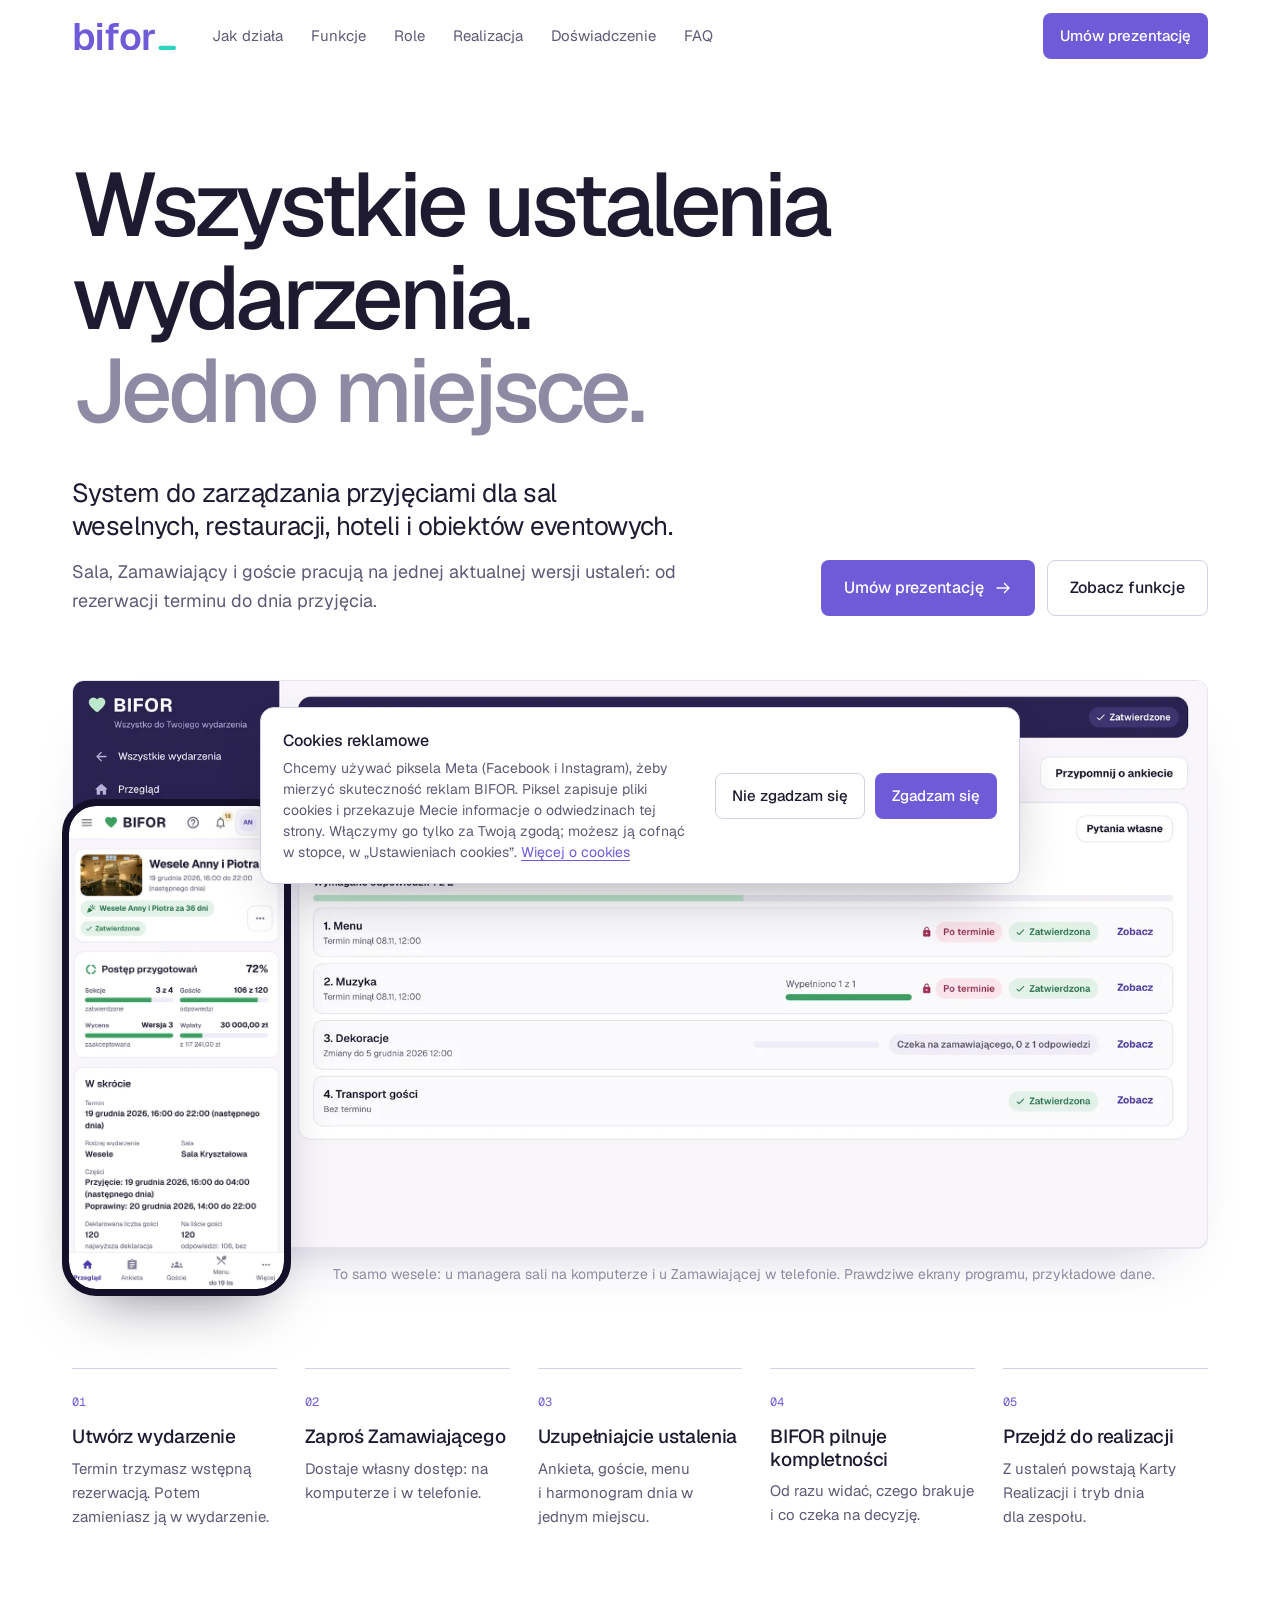
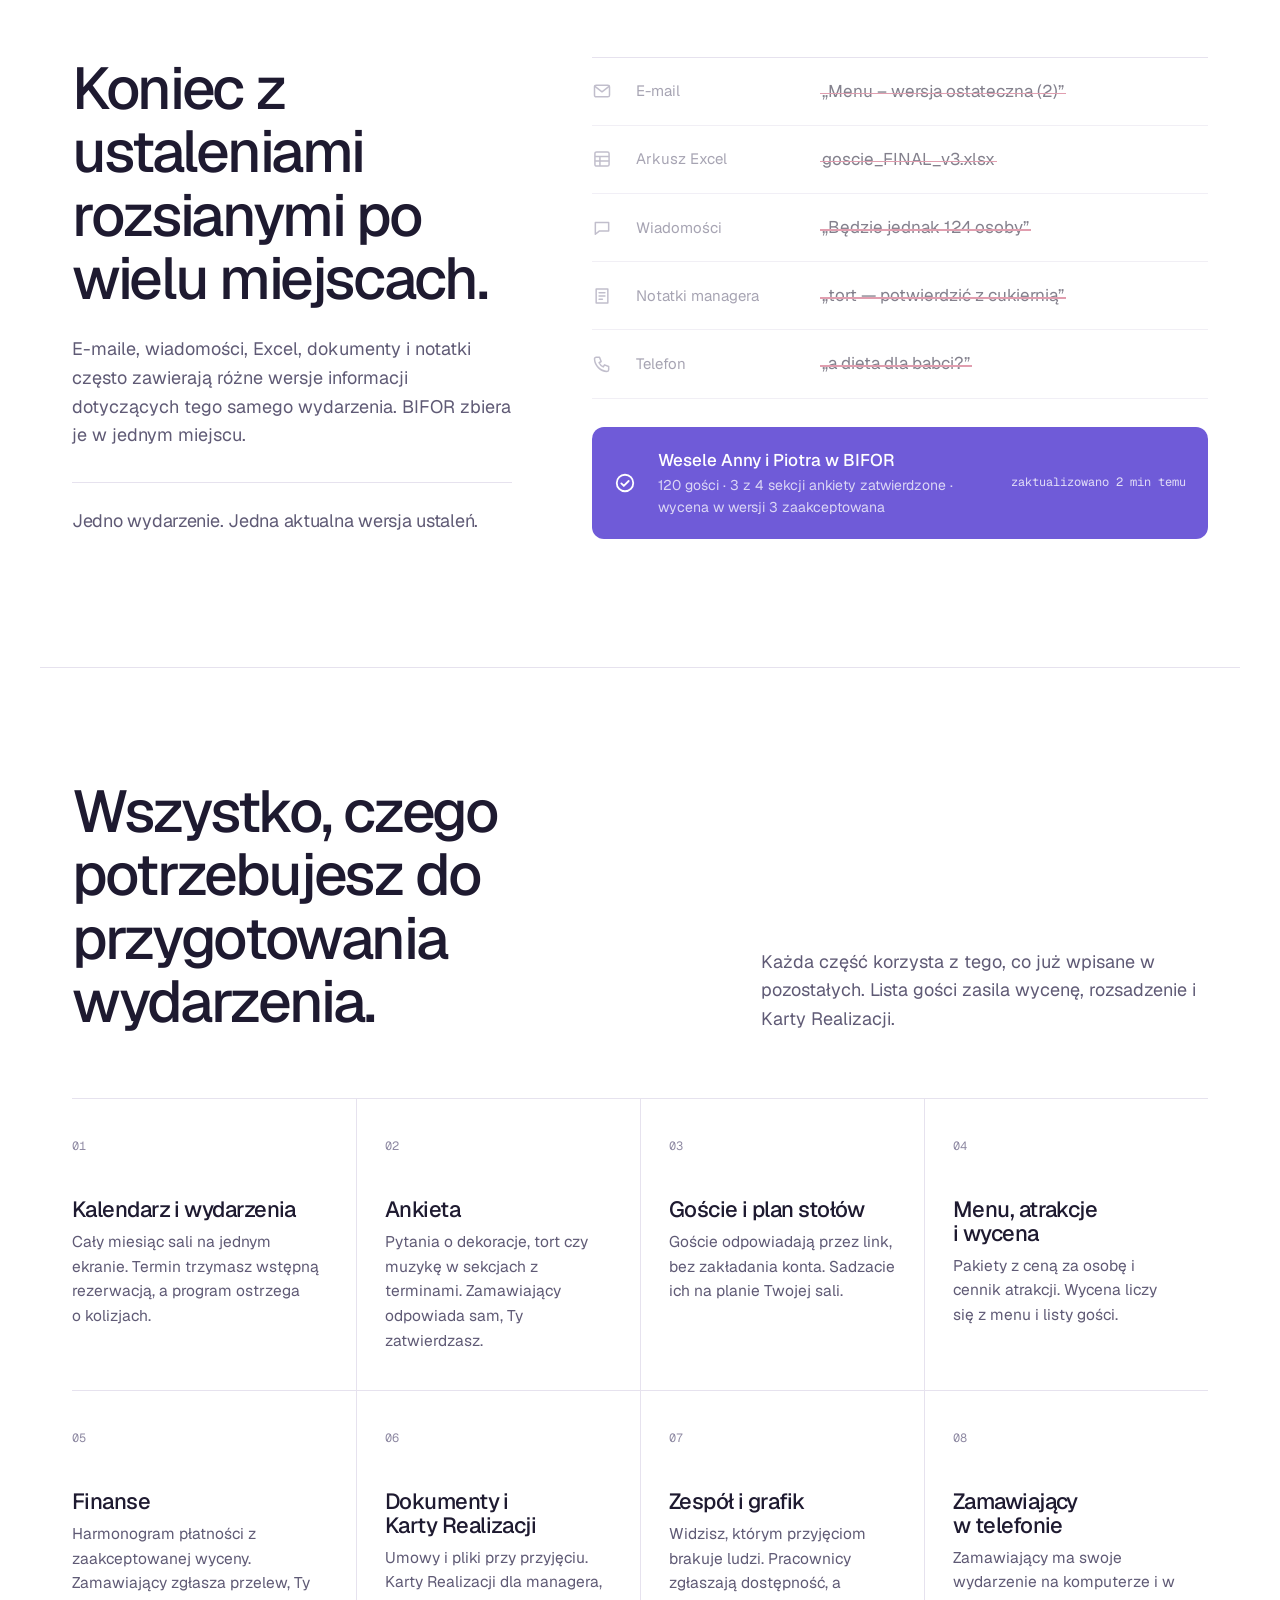
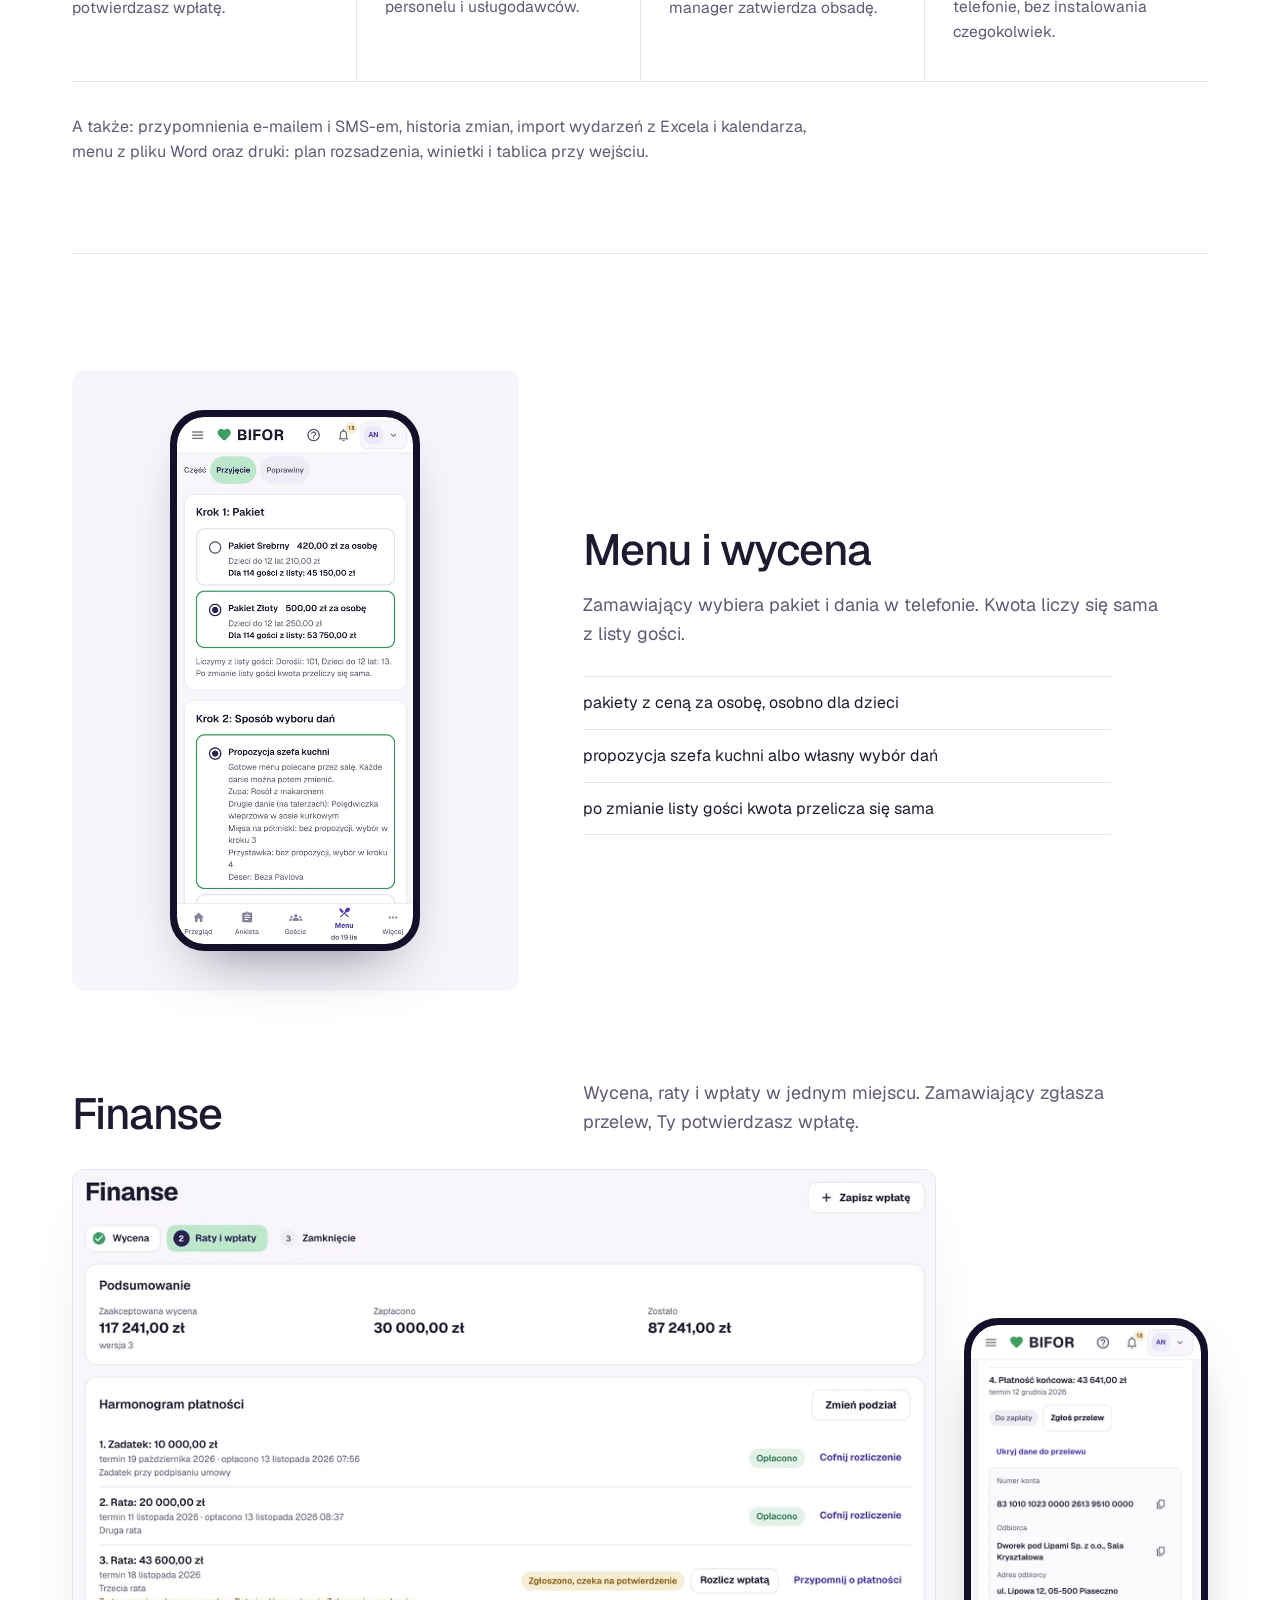
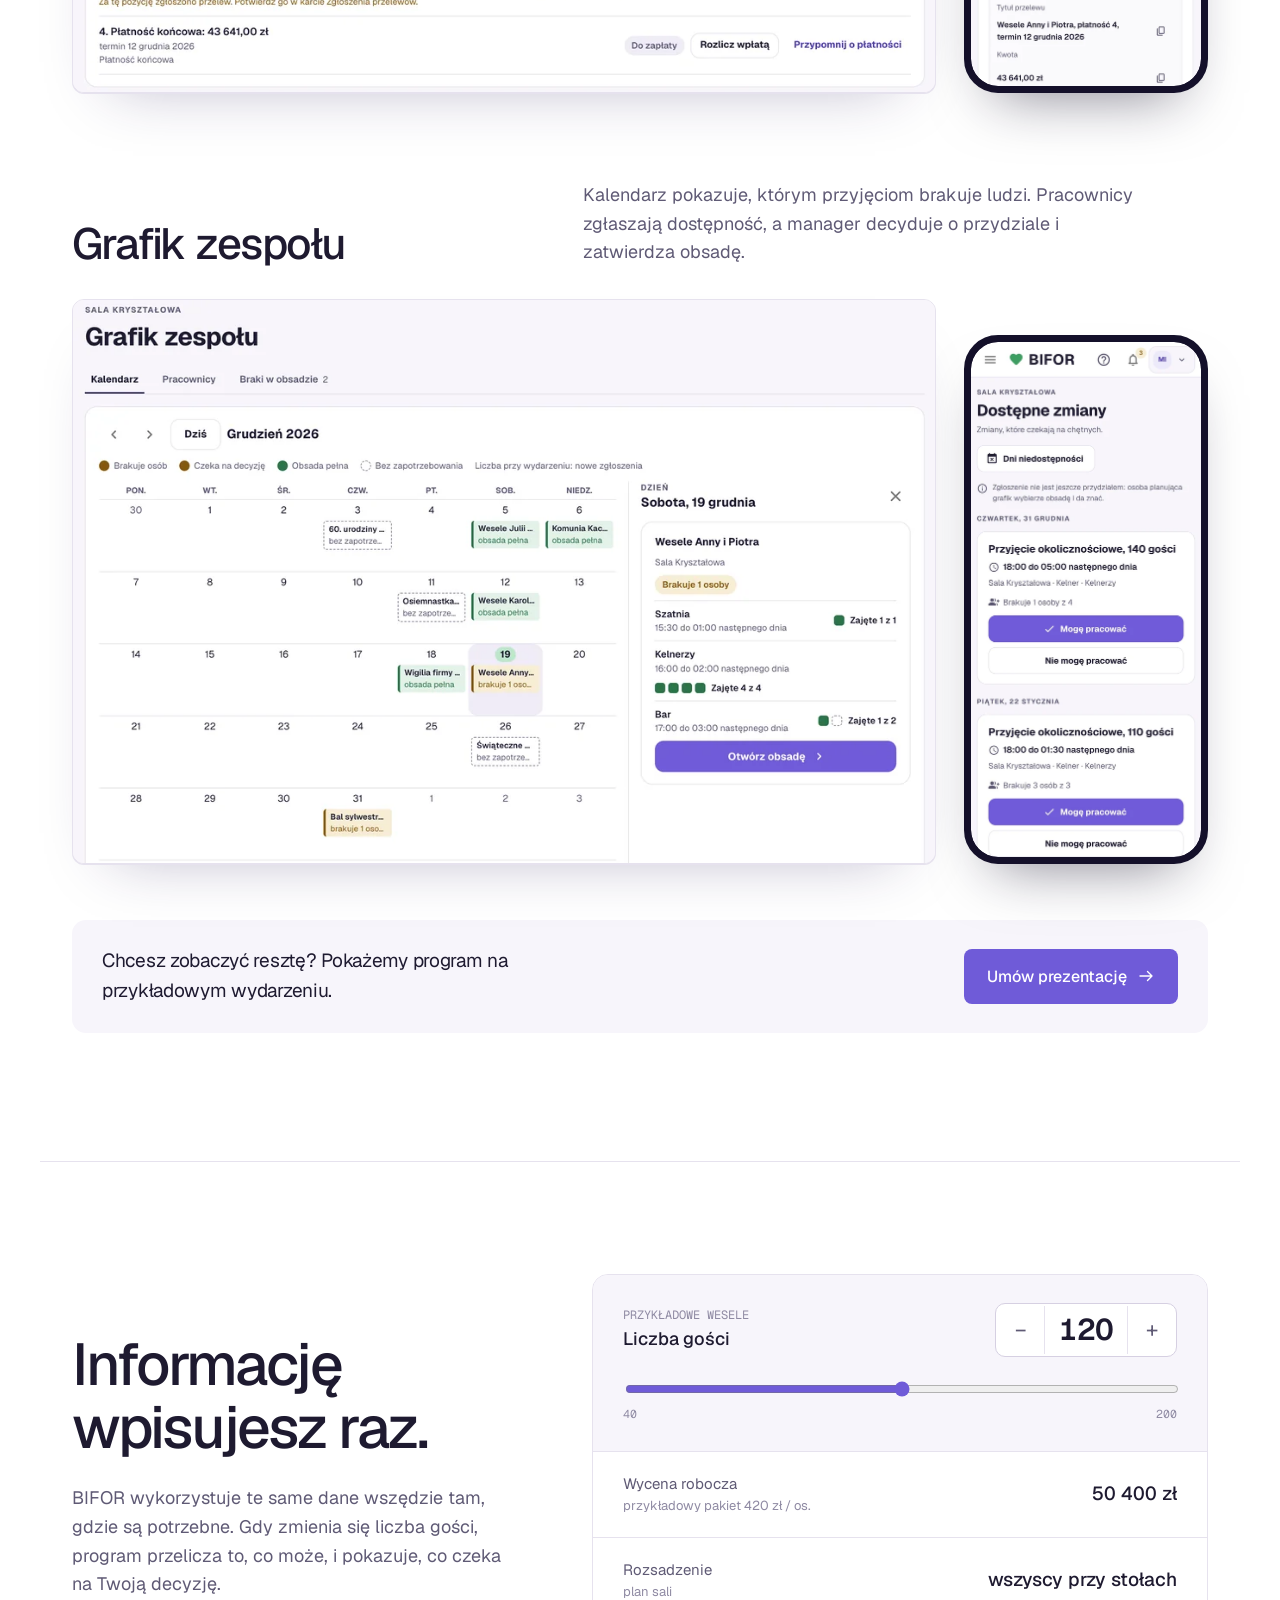
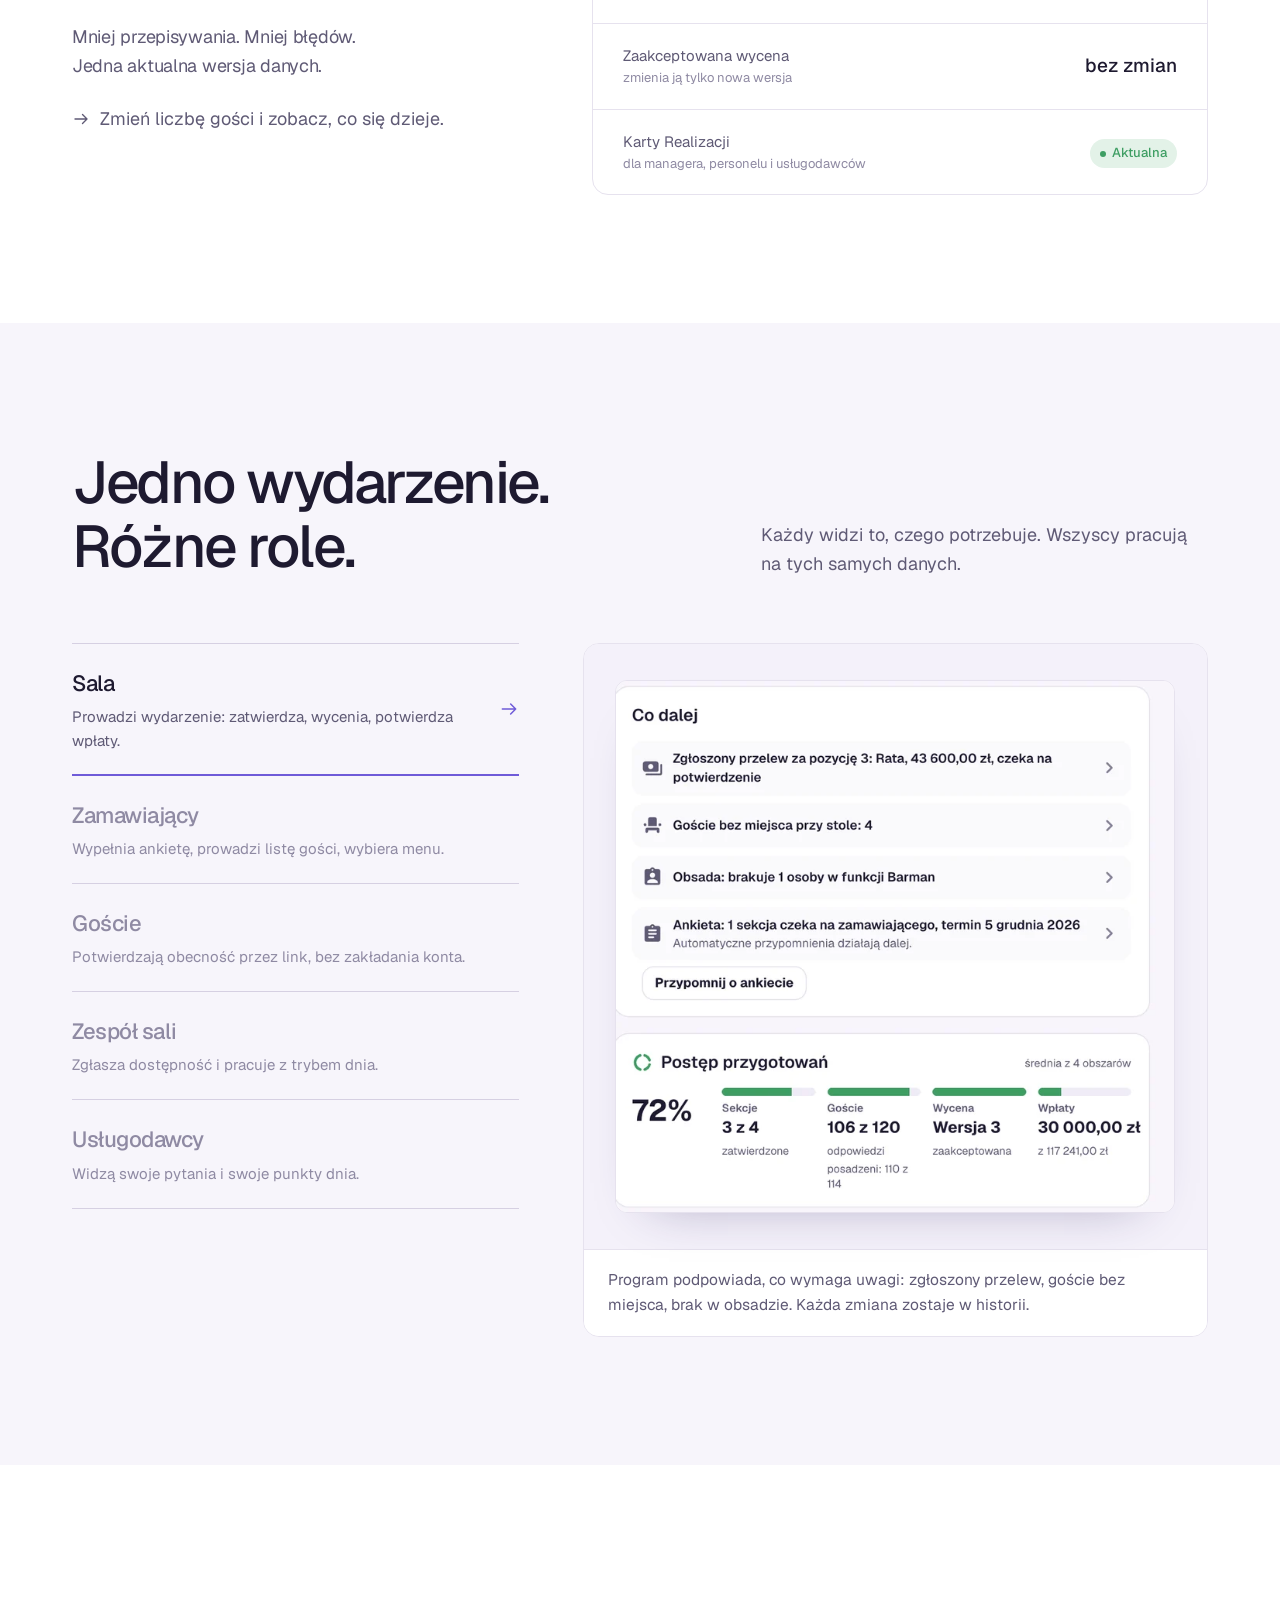
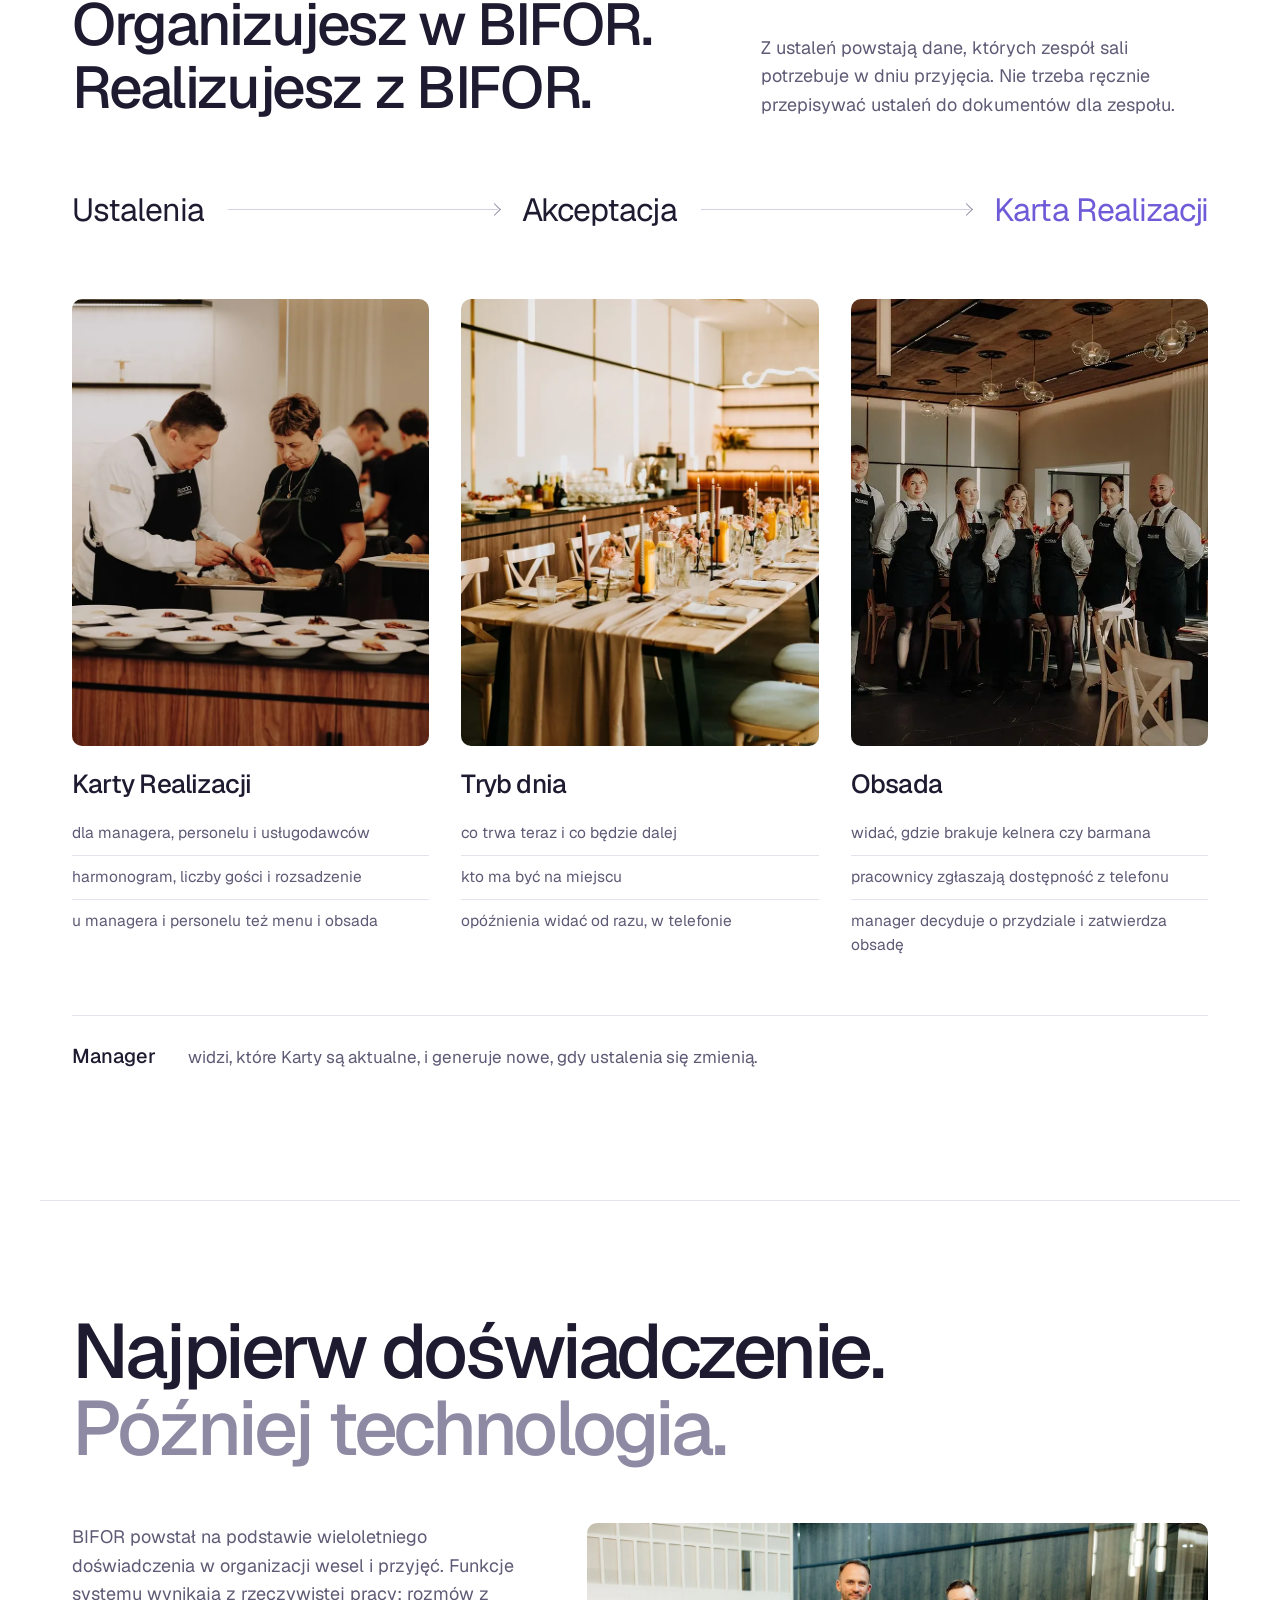
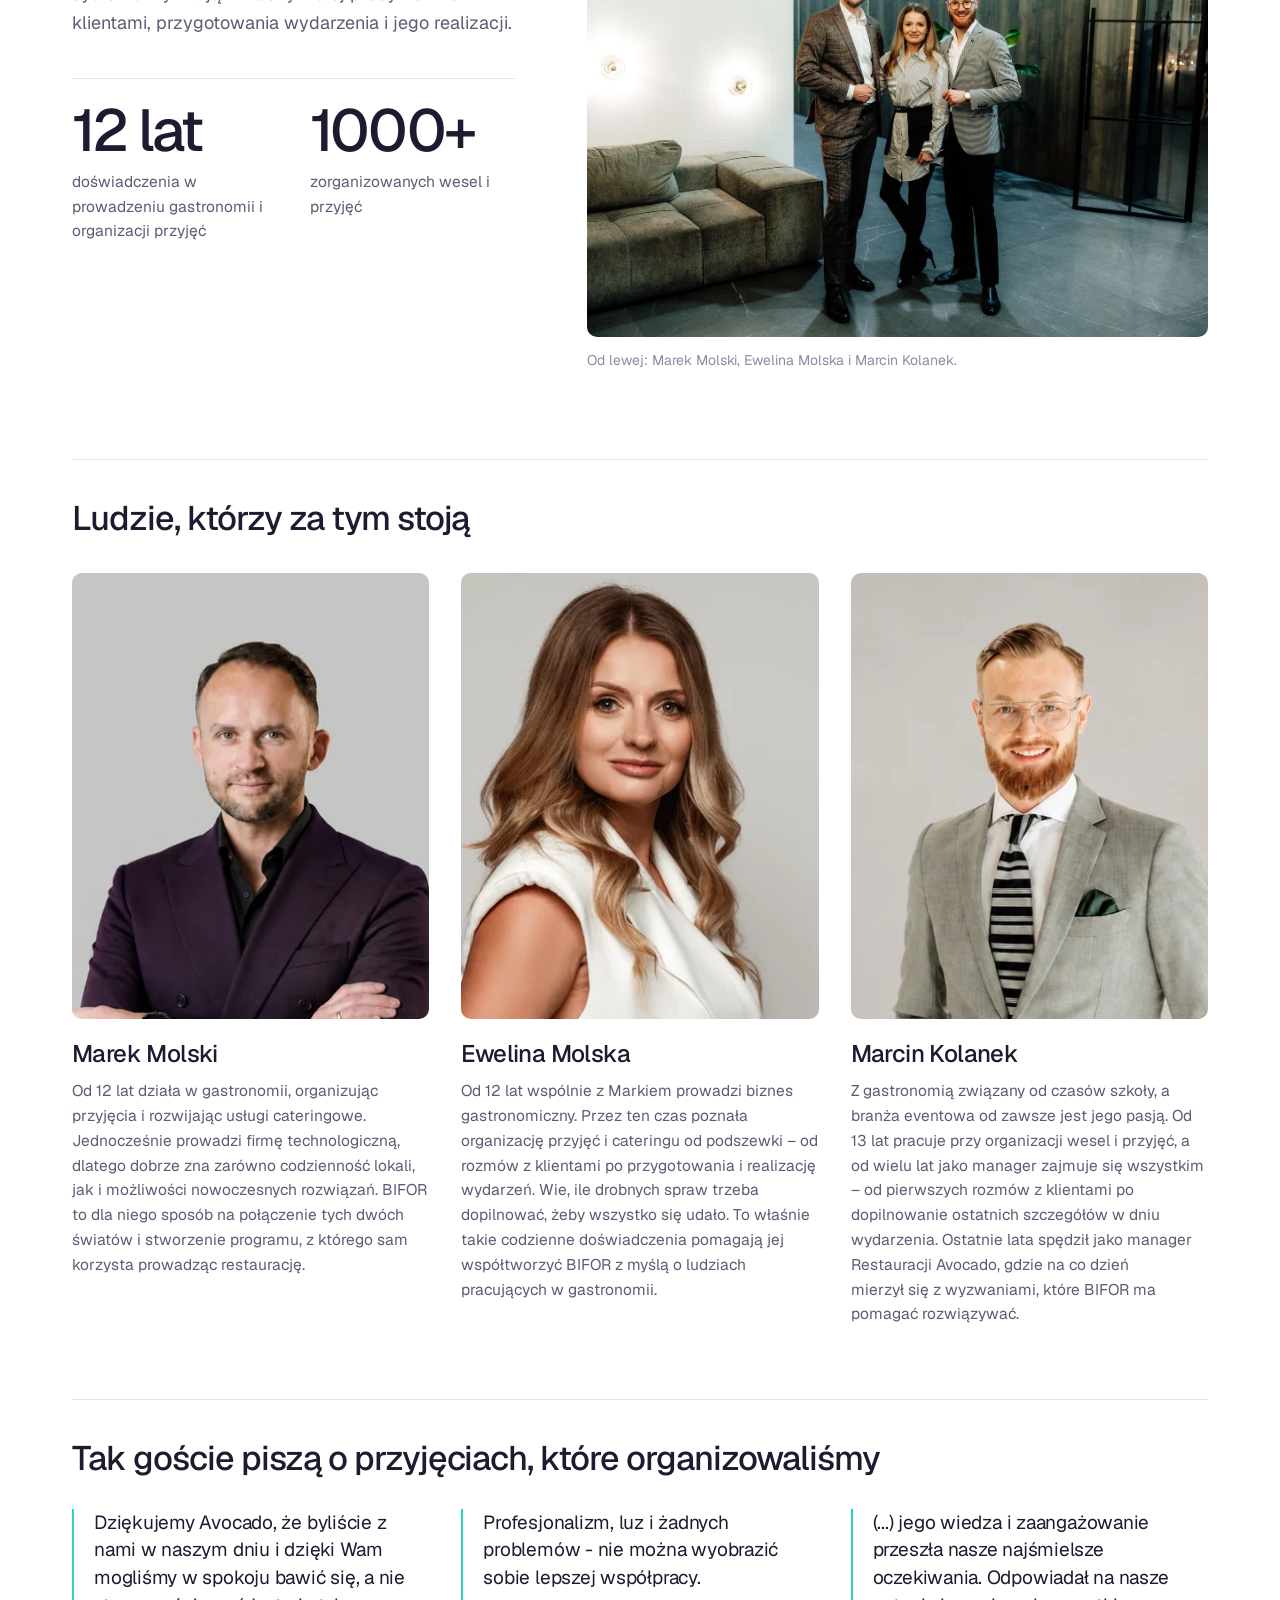
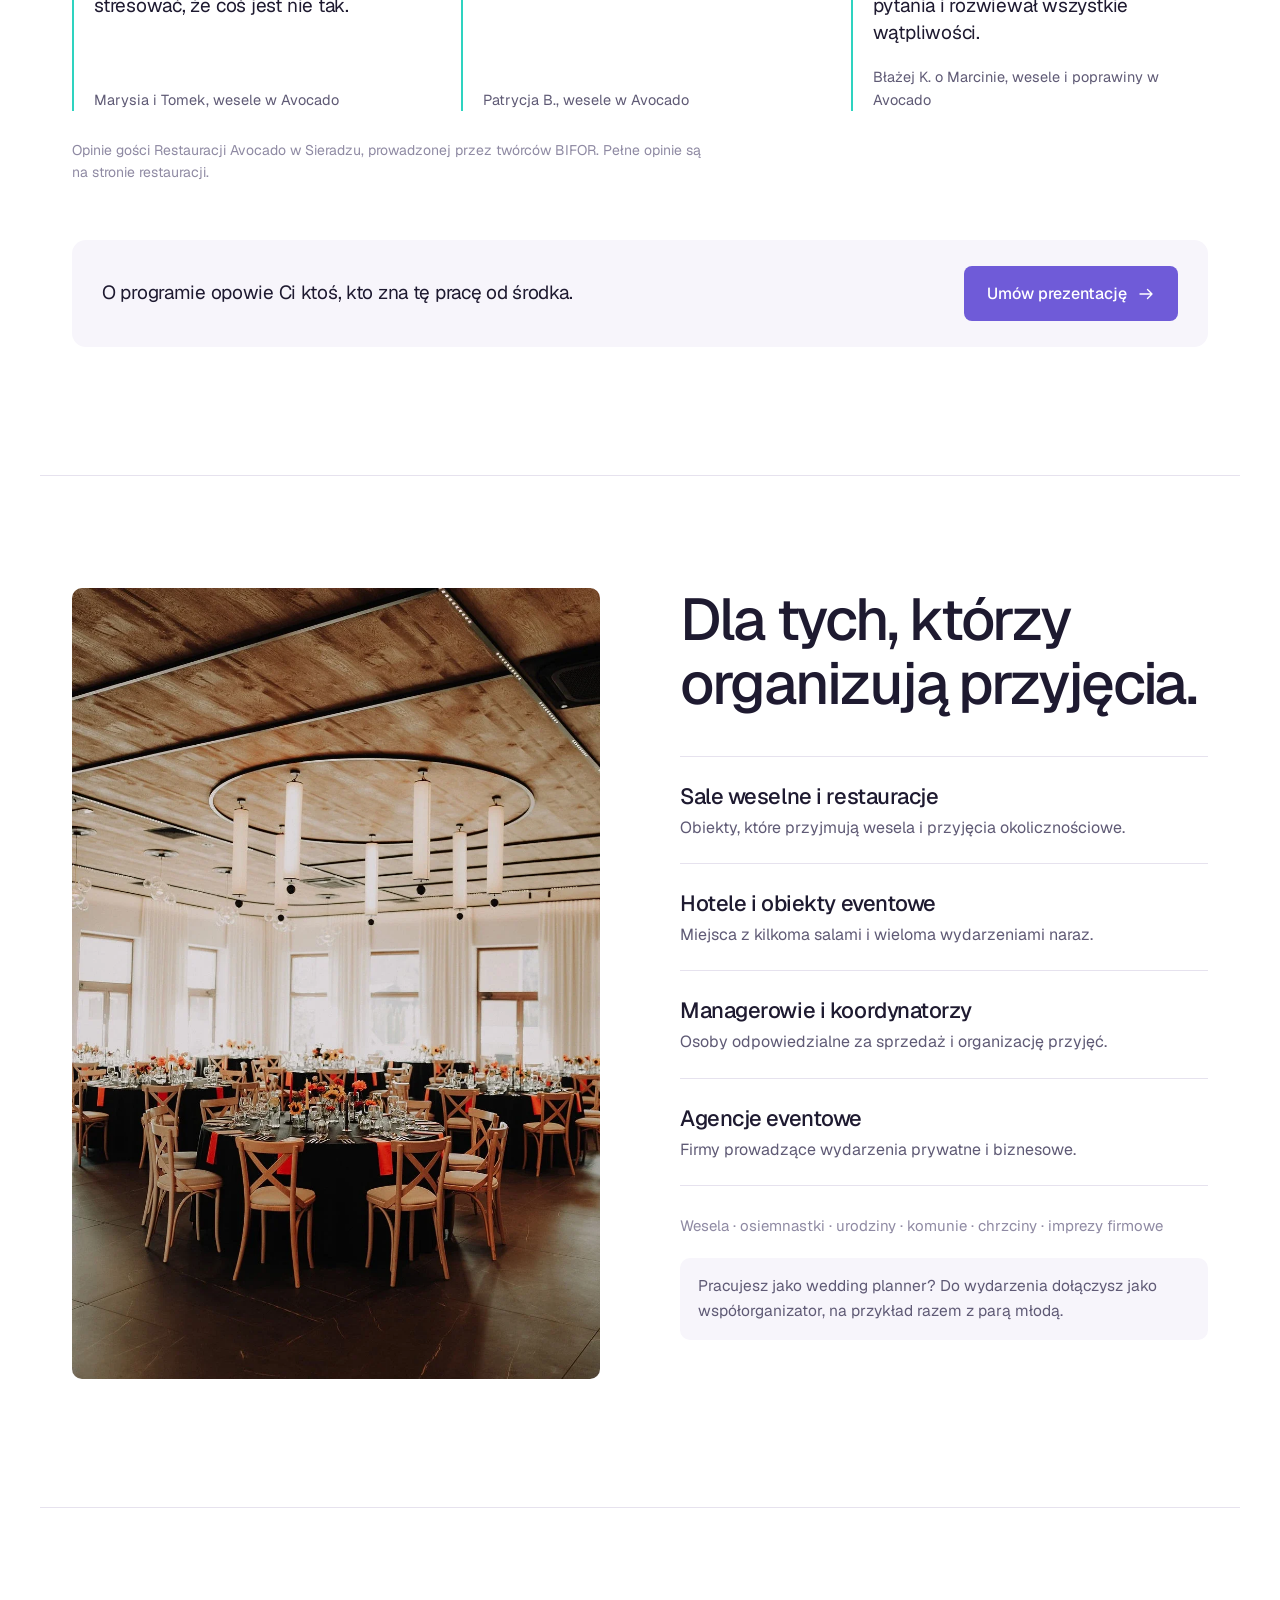
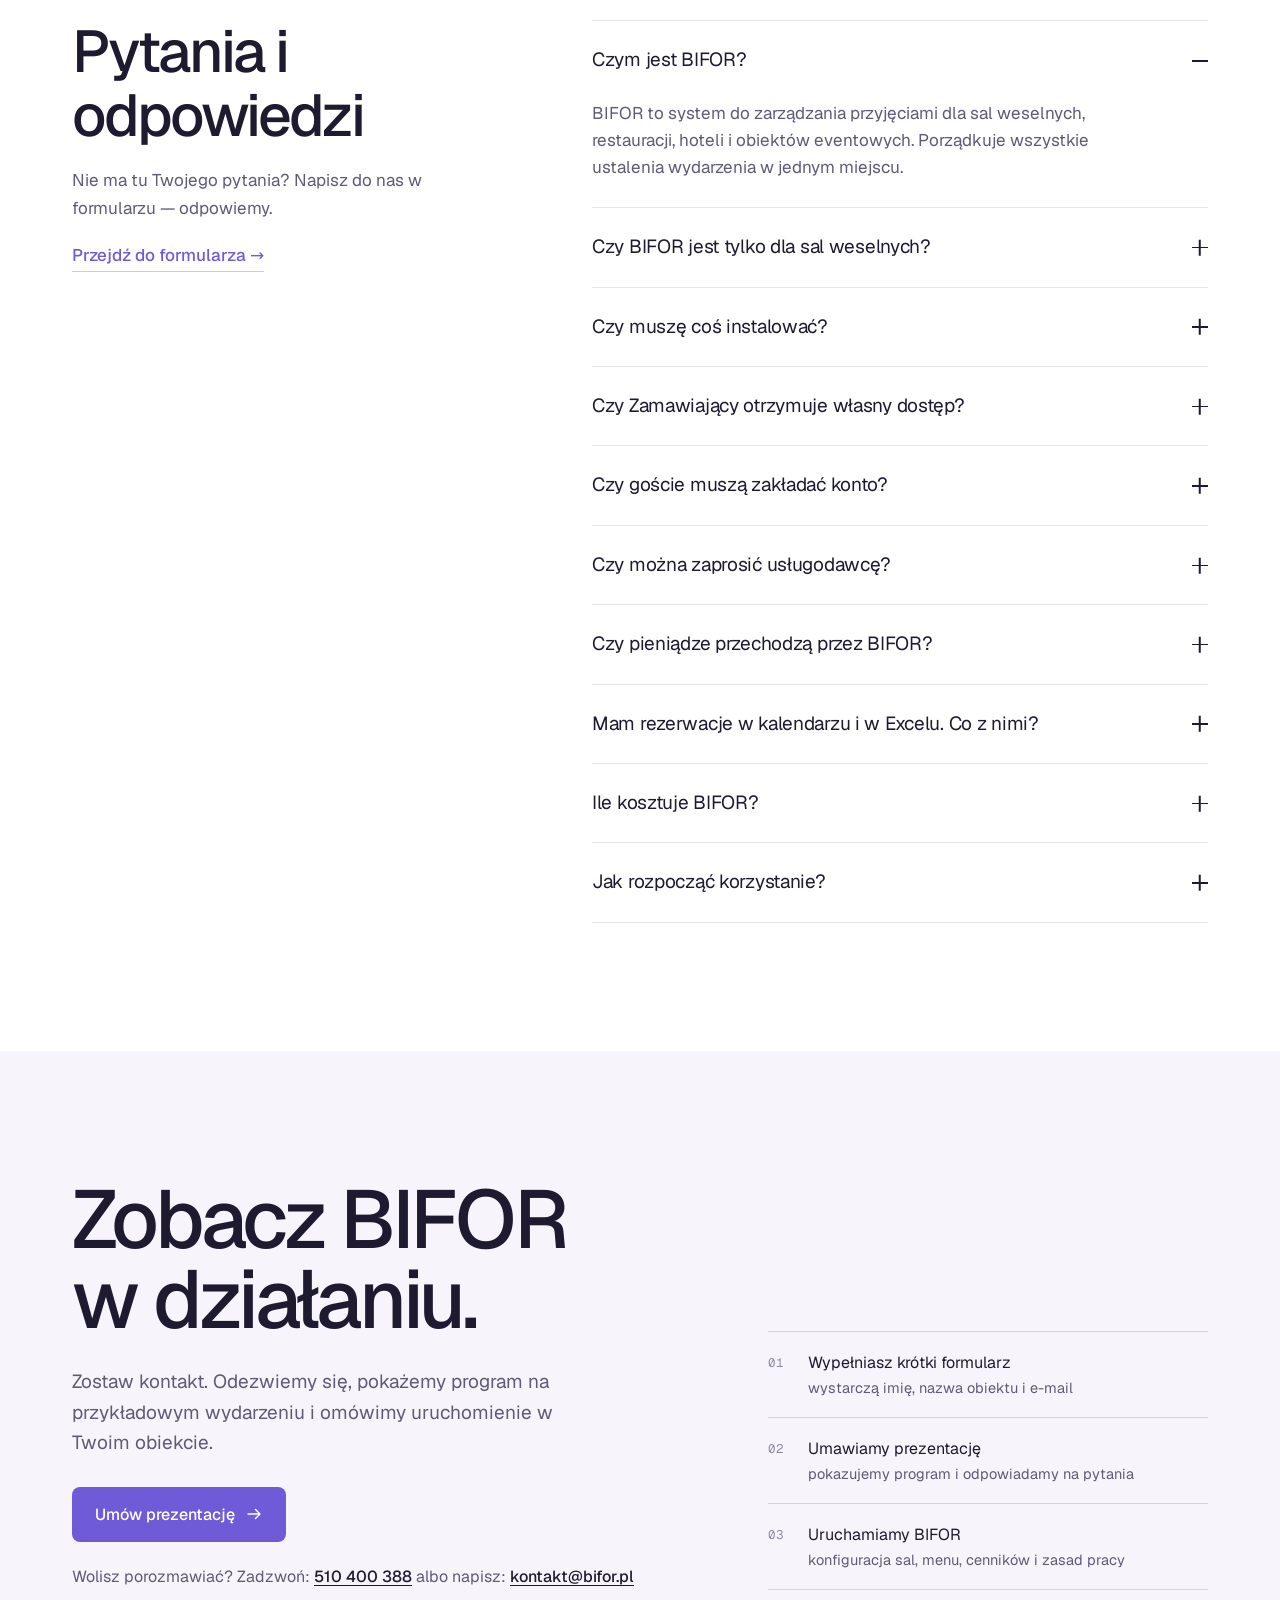
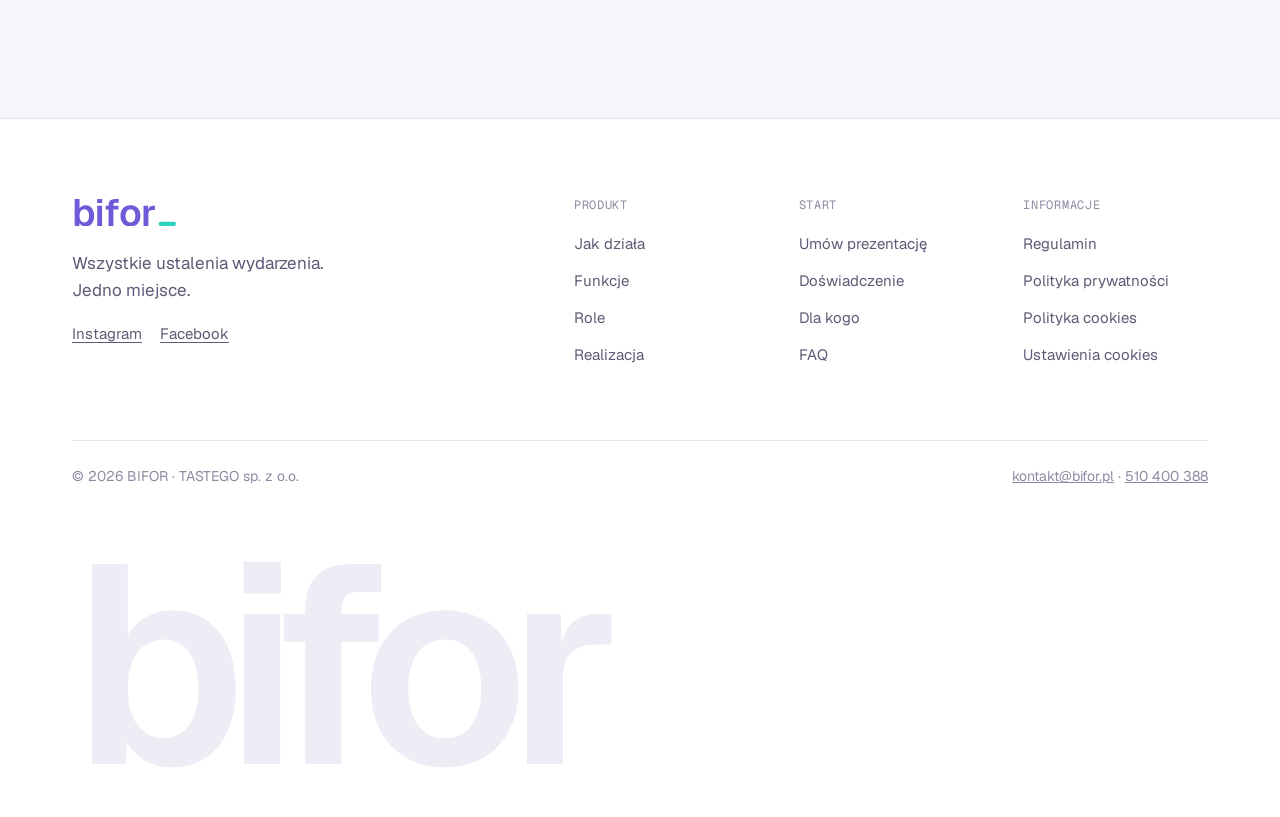
<file: index.html>
<!doctype html>
<html lang="pl">
<head>
<meta charset="utf-8">
<meta name="viewport" content="width=device-width, initial-scale=1">
<link rel="canonical" href="https://bifor.pl/">
<title>BIFOR — system do zarządzania przyjęciami dla sal weselnych, restauracji i hoteli</title>
<meta name="description" content="BIFOR to system do zarządzania przyjęciami dla sal weselnych, restauracji, hoteli i obiektów eventowych. Ankieta, goście, menu, finanse i grafik zespołu w jednym miejscu.">
<meta property="og:title" content="BIFOR — Wszystkie ustalenia wydarzenia. Jedno miejsce.">
<meta property="og:description" content="System do zarządzania przyjęciami dla sal weselnych, restauracji, hoteli i obiektów eventowych.">
<meta property="og:image" content="https://bifor.pl/assets/img/og.png">
<meta property="og:image:width" content="1200">
<meta property="og:image:height" content="630">
<meta property="og:url" content="https://bifor.pl/">
<meta name="twitter:card" content="summary_large_image">
<meta property="og:type" content="website">
<meta property="og:locale" content="pl_PL">
<meta name="theme-color" content="#6F5BD8">
<link rel="icon" href="assets/img/logo/bifor-sygnet.svg" type="image/svg+xml">
<link rel="icon" href="assets/img/logo/bifor-ikona-192.png" type="image/png" sizes="192x192">
<link rel="apple-touch-icon" href="assets/img/logo/bifor-ikona-180.png">
<link rel="preload" href="assets/fonts/geist-latin.woff2" as="font" type="font/woff2" crossorigin>
<link rel="preload" href="assets/fonts/geist-latin-ext.woff2" as="font" type="font/woff2" crossorigin>
<link rel="stylesheet" href="assets/css/style.css?v=91c71362">
<script>document.documentElement.classList.add('js')</script>
<script type="application/ld+json">{"@context": "https://schema.org", "@graph": [{"@type": "Organization", "@id": "https://bifor.pl/#organizacja", "name": "BIFOR", "legalName": "TASTEGO sp. z o.o.", "url": "https://bifor.pl/", "logo": "https://bifor.pl/assets/img/logo/bifor-sygnet-kwadrat.svg", "email": "kontakt@bifor.pl", "telephone": "+48510400388", "sameAs": ["https://www.instagram.com/bifor.pl/", "https://www.facebook.com/biforpl"]}, {"@type": "WebSite", "@id": "https://bifor.pl/#strona", "url": "https://bifor.pl/", "name": "BIFOR", "inLanguage": "pl-PL", "publisher": {"@id": "https://bifor.pl/#organizacja"}}, {"@type": "FAQPage", "@id": "https://bifor.pl/#faq", "mainEntity": [{"@type": "Question", "name": "Czym jest BIFOR?", "acceptedAnswer": {"@type": "Answer", "text": "BIFOR to system do zarządzania przyjęciami dla sal weselnych, restauracji, hoteli i obiektów eventowych. Porządkuje wszystkie ustalenia wydarzenia w jednym miejscu."}}, {"@type": "Question", "name": "Czy BIFOR jest tylko dla sal weselnych?", "acceptedAnswer": {"@type": "Answer", "text": "Nie. Korzystają z niego sale, restauracje, hotele i obiekty, które przyjmują wesela, osiemnastki, urodziny, komunie, chrzciny i imprezy firmowe."}}, {"@type": "Question", "name": "Czy muszę coś instalować?", "acceptedAnswer": {"@type": "Answer", "text": "Nie. BIFOR działa w przeglądarce, na komputerze i na telefonie."}}, {"@type": "Question", "name": "Czy Zamawiający otrzymuje własny dostęp?", "acceptedAnswer": {"@type": "Answer", "text": "Tak. Zapraszasz go e-mailem do konkretnego wydarzenia. Ma je na komputerze i w telefonie. Może też zaprosić współorganizatora, na przykład wedding plannera."}}, {"@type": "Question", "name": "Czy goście muszą zakładać konto?", "acceptedAnswer": {"@type": "Answer", "text": "Nie. Odpowiadają przez link z e-maila albo SMS-a."}}, {"@type": "Question", "name": "Czy można zaprosić usługodawcę?", "acceptedAnswer": {"@type": "Answer", "text": "Tak. DJ, fotograf czy dekorator widzi swoje pytania, swoje punkty dnia i swoją Kartę Realizacji. Listy gości i pieniędzy nie widzi."}}, {"@type": "Question", "name": "Czy pieniądze przechodzą przez BIFOR?", "acceptedAnswer": {"@type": "Answer", "text": "Nie. Pieniądze trafiają bezpośrednio na konto sali, a BIFOR nie pośredniczy w płatnościach."}}, {"@type": "Question", "name": "Mam rezerwacje w kalendarzu i w Excelu. Co z nimi?", "acceptedAnswer": {"@type": "Answer", "text": "Przeniesiesz je importem. Przed zapisem widzisz każdy wiersz. Menu wczytasz z pliku Word."}}, {"@type": "Question", "name": "Ile kosztuje BIFOR?", "acceptedAnswer": {"@type": "Answer", "text": "Cenę ustalamy po krótkiej rozmowie o Twoim obiekcie."}}, {"@type": "Question", "name": "Jak rozpocząć korzystanie?", "acceptedAnswer": {"@type": "Answer", "text": "Umów prezentację. Pokażemy program na przykładowym wydarzeniu i omówimy uruchomienie w Twoim obiekcie."}}]}, {"@type": "SoftwareApplication", "name": "BIFOR", "applicationCategory": "BusinessApplication", "operatingSystem": "Web", "description": "System do zarządzania przyjęciami dla sal weselnych, restauracji, hoteli i obiektów eventowych.", "url": "https://bifor.pl/", "publisher": {"@id": "https://bifor.pl/#organizacja"}}]}</script>
</head>
<body>

<!-- ikony -->
<svg width="0" height="0" style="position:absolute" aria-hidden="true">
  <defs>
    <symbol id="i-check" viewBox="0 0 24 24" fill="none" stroke="currentColor" stroke-width="2" stroke-linecap="round" stroke-linejoin="round"><circle cx="12" cy="12" r="9"/><path d="M8 12.5l2.7 2.7L16 9.8"/></symbol>
    <symbol id="i-arrow" viewBox="0 0 24 24" fill="none" stroke="currentColor" stroke-width="1.8" stroke-linecap="round" stroke-linejoin="round"><path d="M4 12h16M14 6l6 6-6 6"/></symbol>
    <symbol id="i-mail" viewBox="0 0 24 24" fill="none" stroke="currentColor" stroke-width="1.8" stroke-linecap="round" stroke-linejoin="round"><rect x="3" y="5" width="18" height="14" rx="2"/><path d="M3.5 6.5L12 13l8.5-6.5"/></symbol>
    <symbol id="i-sheet" viewBox="0 0 24 24" fill="none" stroke="currentColor" stroke-width="1.8" stroke-linejoin="round"><rect x="3.5" y="3.5" width="17" height="17" rx="2"/><path d="M3.5 9h17M3.5 14.5h17M9.5 9v11.5"/></symbol>
    <symbol id="i-chat" viewBox="0 0 24 24" fill="none" stroke="currentColor" stroke-width="1.8" stroke-linecap="round" stroke-linejoin="round"><path d="M4 5.5h16v10H9l-5 4z"/></symbol>
    <symbol id="i-note" viewBox="0 0 24 24" fill="none" stroke="currentColor" stroke-width="1.8" stroke-linecap="round" stroke-linejoin="round"><path d="M5 3.5h14v17H5zM8.5 8h7M8.5 12h7M8.5 16h4"/></symbol>
    <symbol id="i-phone" viewBox="0 0 24 24" fill="none" stroke="currentColor" stroke-width="1.8" stroke-linecap="round" stroke-linejoin="round"><path d="M5 4h4l2 5-2.5 1.5a11 11 0 005 5L15 13l5 2v4a2 2 0 01-2 2A16 16 0 013 6a2 2 0 012-2z"/></symbol>
  </defs>
</svg>

<a class="skip" href="#main">Przejdź do treści</a>

<header class="nav" id="nav">
  <div class="wrap nav-in">
    <a href="./" class="logo" aria-label="BIFOR — strona główna"><img src="assets/img/logo/bifor-logo.svg" alt="BIFOR" width="104" height="27"></a>
    <nav class="nav-links" aria-label="Główna nawigacja">
      <a href="#jak-dziala" data-track="how_it_works_click" data-place="nav">Jak działa</a>
      <a href="#funkcje">Funkcje</a>
      <a href="#role">Role</a>
      <a href="#realizacja">Realizacja</a>
      <a href="#doswiadczenie">Doświadczenie</a>
      <a href="#faq">FAQ</a>
    </nav>
    <div class="nav-end">
      <a class="btn btn-primary btn-sm" href="dolacz.html" data-track="cta_start_click" data-place="nav">Umów prezentację</a>
      <button class="burger" type="button" aria-expanded="false" aria-controls="mnav" aria-label="Otwórz menu"><span></span><span></span></button>
    </div>
  </div>
  <nav class="mnav" id="mnav" hidden aria-label="Menu mobilne">
    <a href="#jak-dziala" data-track="how_it_works_click" data-place="mobile_nav">Jak działa</a>
    <a href="#funkcje">Funkcje</a>
    <a href="#role">Role</a>
    <a href="#realizacja">Realizacja</a>
    <a href="#doswiadczenie">Doświadczenie</a>
    <a href="#faq">FAQ</a>
    <a href="dolacz.html" data-track="cta_start_click" data-place="mobile_nav" style="color:var(--brand)">Umów prezentację →</a>
  </nav>
</header>

<main id="main">

<!-- ============ HERO ============ -->
<section class="hero">
  <div class="wrap">
    <h1>
      <span class="ln"><span>Wszystkie ustalenia</span></span>
      <span class="ln"><span>wydarzenia.</span></span>
      <span class="ln"><span class="muted">Jedno miejsce.</span></span>
    </h1>
    <div class="hero-side">
      <div>
        <p class="hero-sub">System do zarządzania przyjęciami dla sal weselnych, restauracji, hoteli i obiektów eventowych.</p>
        <p class="lead">Sala, Zamawiający i goście pracują na jednej aktualnej wersji ustaleń: od rezerwacji terminu do dnia przyjęcia.</p>
      </div>
      <div class="cta-row">
        <a class="btn btn-primary" href="dolacz.html" data-track="cta_start_click" data-place="hero">Umów prezentację <svg><use href="#i-arrow"/></svg></a>
        <a class="btn btn-line" href="#funkcje" data-track="features_click" data-place="hero">Zobacz funkcje</a>
      </div>
    </div>

    <!-- ekrany programu: komputer sali + telefon Zamawiającej -->
    <figure class="hero-duo">
      <button class="shot" type="button" data-zoom="assets/img/app/ankieta-2400.webp" aria-label="Powiększ ekran: ankieta wesela w programie sali">
        <img src="assets/img/app/ankieta-1600.webp" srcset="assets/img/app/ankieta-960.webp 960w, assets/img/app/ankieta-1600.webp 1600w, assets/img/app/ankieta-2400.webp 2400w" sizes="(max-width: 1264px) calc(100vw - 64px), 1136px" width="1600" height="1000" alt="Ekran programu BIFOR na komputerze: ankieta wesela z sekcjami Menu, Muzyka, Dekoracje i Transport gości">
      </button>
      <div class="phone"><img src="assets/img/app/wydarzenie-zamawiajacej-480.webp" srcset="assets/img/app/wydarzenie-zamawiajacej-480.webp 480w, assets/img/app/wydarzenie-zamawiajacej-900.webp 900w" sizes="230px" width="900" height="1948" alt="BIFOR w telefonie Zamawiającej: przegląd wesela i postęp przygotowań" fetchpriority="high"></div>
      <figcaption>To samo wesele: u managera sali na komputerze i u Zamawiającej w telefonie. Prawdziwe ekrany programu, przykładowe dane.</figcaption>
    </figure>

    <!-- jak działa -->
    <ol class="steps" id="jak-dziala">
      <li class="rv"><b>01</b><h3>Utwórz wydarzenie</h3><p>Termin trzymasz wstępną rezerwacją. Potem zamieniasz ją w wydarzenie.</p></li>
      <li class="rv" style="--d:1"><b>02</b><h3>Zaproś Zamawiającego</h3><p>Dostaje własny dostęp: na komputerze i w telefonie.</p></li>
      <li class="rv" style="--d:2"><b>03</b><h3>Uzupełniajcie ustalenia</h3><p>Ankieta, goście, menu i harmonogram dnia w jednym miejscu.</p></li>
      <li class="rv" style="--d:3"><b>04</b><h3>BIFOR pilnuje kompletności</h3><p>Od razu widać, czego brakuje i co czeka na decyzję.</p></li>
      <li class="rv" style="--d:4"><b>05</b><h3>Przejdź do realizacji</h3><p>Z ustaleń powstają Karty Realizacji i tryb dnia dla zespołu.</p></li>
    </ol>
  </div>
</section>

<!-- ============ PROBLEM ============ -->
<section class="sec first">
  <div class="wrap prob">
    <div class="txt">
      <h2 class="rv">Koniec z ustaleniami rozsianymi po wielu miejscach.</h2>
      <p class="rv" style="--d:1">E-maile, wiadomości, Excel, dokumenty i notatki często zawierają różne wersje informacji dotyczących tego samego wydarzenia. BIFOR zbiera je w jednym miejscu.</p>
      <p class="claim rv" style="--d:2">Jedno wydarzenie. Jedna aktualna wersja ustaleń.</p>
    </div>
    <div>
      <ul class="sources" id="sources">
        <li style="--d:0"><svg><use href="#i-mail"/></svg><span class="n">E-mail</span><span class="q">„Menu – wersja ostateczna (2)”</span></li>
        <li style="--d:1"><svg><use href="#i-sheet"/></svg><span class="n">Arkusz Excel</span><span class="q">goscie_FINAL_v3.xlsx</span></li>
        <li style="--d:2"><svg><use href="#i-chat"/></svg><span class="n">Wiadomości</span><span class="q">„Będzie jednak 124 osoby”</span></li>
        <li style="--d:3"><svg><use href="#i-note"/></svg><span class="n">Notatki managera</span><span class="q">„tort — potwierdzić z cukiernią”</span></li>
        <li style="--d:4"><svg><use href="#i-phone"/></svg><span class="n">Telefon</span><span class="q">„a dieta dla babci?”</span></li>
      </ul>
      <div class="merged">
        <svg><use href="#i-check"/></svg>
        <div><b>Wesele Anny i Piotra w BIFOR</b><small>120 gości · 3 z 4 sekcji ankiety zatwierdzone · wycena w wersji 3 zaakceptowana</small></div>
        <span class="upd">zaktualizowano 2 min temu</span>
      </div>
    </div>
  </div>
</section>

<!-- ============ FUNKCJE ============ -->
<section class="sec" id="funkcje">
  <div class="wrap">
    <div class="sh">
      <h2 class="rv">Wszystko, czego potrzebujesz do przygotowania wydarzenia.</h2>
      <p class="rv" style="--d:1">Każda część korzysta z tego, co już wpisane w pozostałych. Lista gości zasila wycenę, rozsadzenie i Karty Realizacji.</p>
    </div>
    <div class="feats">
      <div class="feat rv" style="--d:0"><span class="num">01</span><h3>Kalendarz i wydarzenia</h3><p>Cały miesiąc sali na jednym ekranie. Termin trzymasz wstępną rezerwacją, a program ostrzega o kolizjach.</p></div>
      <div class="feat rv" style="--d:1"><span class="num">02</span><h3>Ankieta</h3><p>Pytania o dekoracje, tort czy muzykę w sekcjach z terminami. Zamawiający odpowiada sam, Ty zatwierdzasz.</p></div>
      <div class="feat rv" style="--d:2"><span class="num">03</span><h3>Goście i plan stołów</h3><p>Goście odpowiadają przez link, bez zakładania konta. Sadzacie ich na planie Twojej sali.</p></div>
      <div class="feat rv" style="--d:3"><span class="num">04</span><h3>Menu, atrakcje i wycena</h3><p>Pakiety z ceną za osobę i cennik atrakcji. Wycena liczy się z menu i listy gości.</p></div>
      <div class="feat rv" style="--d:0"><span class="num">05</span><h3>Finanse</h3><p>Harmonogram płatności z zaakceptowanej wyceny. Zamawiający zgłasza przelew, Ty potwierdzasz wpłatę.</p></div>
      <div class="feat rv" style="--d:1"><span class="num">06</span><h3>Dokumenty i Karty Realizacji</h3><p>Umowy i pliki przy przyjęciu. Karty Realizacji dla managera, personelu i usługodawców.</p></div>
      <div class="feat rv" style="--d:2"><span class="num">07</span><h3>Zespół i grafik</h3><p>Widzisz, którym przyjęciom brakuje ludzi. Pracownicy zgłaszają dostępność, a manager zatwierdza obsadę.</p></div>
      <div class="feat rv" style="--d:3"><span class="num">08</span><h3>Zamawiający w telefonie</h3><p>Zamawiający ma swoje wydarzenie na komputerze i w telefonie, bez instalowania czegokolwiek.</p></div>
    </div>
    <div class="feats-more rv">
      <p>A także: przypomnienia e-mailem i SMS-em, historia zmian, import wydarzeń z Excela i kalendarza, menu z pliku Word oraz druki: plan rozsadzenia, winietki i tablica przy wejściu.</p>
    </div>

    <!-- jak to wygląda w programie -->
    <div class="shows">
      <p class="kicker rv">Tak to wygląda w programie</p>

      <article class="show show-split">
        <div class="show-phone rv"><div class="phone"><img src="assets/img/app/menu-zamawiajacej-480.webp" srcset="assets/img/app/menu-zamawiajacej-480.webp 480w, assets/img/app/menu-zamawiajacej-900.webp 900w" sizes="250px" width="900" height="1948" loading="lazy" decoding="async" alt="Telefon Zamawiającej: wybór pakietu menu z ceną za osobę i kwotą dla gości z listy"></div></div>
        <div class="show-txt">
          <h3 class="rv">Menu i wycena</h3>
          <p class="rv" style="--d:1">Zamawiający wybiera pakiet i dania w telefonie. Kwota liczy się sama z listy gości.</p>
          <ul class="rv" style="--d:2">
            <li>pakiety z ceną za osobę, osobno dla dzieci</li>
            <li>propozycja szefa kuchni albo własny wybór dań</li>
            <li>po zmianie listy gości kwota przelicza się sama</li>
          </ul>
        </div>
      </article>

      <article class="show">
        <div class="show-h">
          <h3 class="rv">Finanse</h3>
          <p class="rv" style="--d:1">Wycena, raty i wpłaty w jednym miejscu. Zamawiający zgłasza przelew, Ty potwierdzasz wpłatę.</p>
        </div>
        <div class="duo rv">
          <button class="shot" type="button" data-zoom="assets/img/app/finanse-kadr-2320.webp" aria-label="Powiększ ekran: finanse wydarzenia">
            <img src="assets/img/app/finanse-kadr-1600.webp" srcset="assets/img/app/finanse-kadr-1000.webp 1000w, assets/img/app/finanse-kadr-1600.webp 1600w, assets/img/app/finanse-kadr-2320.webp 2320w" sizes="(max-width: 759px) calc(100vw - 40px), (max-width: 1264px) 74vw, 860px" width="2320" height="1405" loading="lazy" decoding="async" alt="Ekran Finanse: podsumowanie wyceny i harmonogram płatności z opłaconymi ratami">
          </button>
          <div class="phone phone-short"><img src="assets/img/app/platnosci-zamawiajacej-480.webp" srcset="assets/img/app/platnosci-zamawiajacej-480.webp 480w, assets/img/app/platnosci-zamawiajacej-900.webp 900w" sizes="250px" width="900" height="1380" loading="lazy" decoding="async" alt="Telefon Zamawiającej: płatność końcowa z przyciskiem Zgłoś przelew i danymi do przelewu"></div>
        </div>
      </article>

      <article class="show">
        <div class="show-h">
          <h3 class="rv">Grafik zespołu</h3>
          <p class="rv" style="--d:1">Kalendarz pokazuje, którym przyjęciom brakuje ludzi. Pracownicy zgłaszają dostępność, a manager decyduje o przydziale i zatwierdza obsadę.</p>
        </div>
        <div class="duo rv">
          <button class="shot" type="button" data-zoom="assets/img/app/grafik-kadr-2320.webp" aria-label="Powiększ ekran: grafik zespołu">
            <img src="assets/img/app/grafik-kadr-1600.webp" srcset="assets/img/app/grafik-kadr-1000.webp 1000w, assets/img/app/grafik-kadr-1600.webp 1600w, assets/img/app/grafik-kadr-2320.webp 2320w" sizes="(max-width: 759px) calc(100vw - 40px), (max-width: 1264px) 74vw, 860px" width="2320" height="1515" loading="lazy" decoding="async" alt="Ekran Grafik zespołu: kalendarz przyjęć z informacją o obsadzie i szczegóły wybranego dnia">
          </button>
          <div class="phone"><img src="assets/img/app/dostepne-zmiany-480.webp" srcset="assets/img/app/dostepne-zmiany-480.webp 480w, assets/img/app/dostepne-zmiany-900.webp 900w" sizes="250px" width="900" height="1948" loading="lazy" decoding="async" alt="Telefon pracownika: dostępne zmiany z przyciskami Mogę pracować i Nie mogę pracować"></div>
        </div>
      </article>

      <div class="cta-inline rv">
        <p>Chcesz zobaczyć resztę? Pokażemy program na przykładowym wydarzeniu.</p>
        <a class="btn btn-primary" href="dolacz.html" data-track="cta_start_click" data-place="features">Umów prezentację <svg><use href="#i-arrow"/></svg></a>
      </div>
    </div>
  </div>
</section>

<!-- ============ WPISUJESZ RAZ ============ -->
<section class="sec" id="dane">
  <div class="wrap once">
    <div class="txt">
      <h2 class="rv">Informację wpisujesz raz.</h2>
      <p class="rv" style="--d:1">BIFOR wykorzystuje te same dane wszędzie tam, gdzie są potrzebne. Gdy zmienia się liczba gości, program przelicza to, co może, i pokazuje, co czeka na Twoją decyzję.</p>
      <p class="claim rv" style="--d:2">Mniej przepisywania. Mniej błędów.<br>Jedna aktualna wersja danych.</p>
      <p class="try rv" style="--d:3"><svg><use href="#i-arrow"/></svg>Zmień liczbę gości i zobacz, co się dzieje.</p>
    </div>
    <div class="calc rv" style="--d:1">
      <div class="calc-in">
        <div class="calc-top">
          <div class="l"><small>PRZYKŁADOWE WESELE</small><b>Liczba gości</b></div>
          <div class="stepper">
            <button type="button" data-step="-1" aria-label="Zmniejsz liczbę gości">−</button>
            <output id="gOut" for="gRange" aria-live="polite">120</output>
            <button type="button" data-step="1" aria-label="Zwiększ liczbę gości">+</button>
          </div>
        </div>
        <input class="range" type="range" id="gRange" min="40" max="200" value="120" aria-label="Liczba gości">
        <div class="range-scale"><span>40</span><span>200</span></div>
      </div>
      <ul class="outs">
        <li id="oC"><span class="l">Wycena robocza<small>przykładowy pakiet 420 zł / os.</small></span><span class="v" id="vC">50 400 zł</span></li>
        <li id="oT"><span class="l">Rozsadzenie<small>plan sali</small></span><span class="v" id="vT">wszyscy przy stołach</span></li>
        <li id="oP"><span class="l">Zaakceptowana wycena<small>zmienia ją tylko nowa wersja</small></span><span class="v" id="vP">bez zmian</span></li>
        <li id="oK"><span class="l">Karty Realizacji<small>dla managera, personelu i usługodawców</small></span><span class="v" id="vK"><em class="st st-good">Aktualna</em></span></li>
      </ul>
    </div>
  </div>
</section>

<!-- ============ ROLE ============ -->
<section class="sec paper" id="role">
  <div class="wrap">
    <div class="sh">
      <h2 class="rv">Jedno wydarzenie. Różne role.</h2>
      <p class="rv" style="--d:1">Każdy widzi to, czego potrzebuje. Wszyscy pracują na tych samych danych.</p>
    </div>
    <div class="roles">
      <ul class="role-tabs" role="tablist" aria-label="Role w wydarzeniu" id="roleTabs">
        <li><button role="tab" id="rt0" aria-selected="true" aria-controls="rp0"><b>Sala</b><small>Prowadzi wydarzenie: zatwierdza, wycenia, potwierdza wpłaty.</small><svg><use href="#i-arrow"/></svg></button></li>
        <li><button role="tab" id="rt1" aria-selected="false" aria-controls="rp1" tabindex="-1"><b>Zamawiający</b><small>Wypełnia ankietę, prowadzi listę gości, wybiera menu.</small><svg><use href="#i-arrow"/></svg></button></li>
        <li><button role="tab" id="rt2" aria-selected="false" aria-controls="rp2" tabindex="-1"><b>Goście</b><small>Potwierdzają obecność przez link, bez zakładania konta.</small><svg><use href="#i-arrow"/></svg></button></li>
        <li><button role="tab" id="rt3" aria-selected="false" aria-controls="rp3" tabindex="-1"><b>Zespół sali</b><small>Zgłasza dostępność i pracuje z trybem dnia.</small><svg><use href="#i-arrow"/></svg></button></li>
        <li><button role="tab" id="rt4" aria-selected="false" aria-controls="rp4" tabindex="-1"><b>Usługodawcy</b><small>Widzą swoje pytania i swoje punkty dnia.</small><svg><use href="#i-arrow"/></svg></button></li>
      </ul>

      <div class="views rv">
        <div class="view" id="rp0" role="tabpanel" aria-labelledby="rt0">
          <div class="view-shot"><button class="shot" type="button" data-zoom="assets/img/app/sala-co-dalej-1118.webp" data-zoom-w="600" aria-label="Powiększ ekran: przegląd wesela u managera"><img src="assets/img/app/sala-co-dalej-720.webp" srcset="assets/img/app/sala-co-dalej-720.webp 720w, assets/img/app/sala-co-dalej-1118.webp 1118w" sizes="(max-width: 640px) calc(100vw - 80px), 540px" width="1118" height="1065" loading="lazy" decoding="async" alt="Przegląd wesela u managera: lista spraw do załatwienia i postęp przygotowań 72%"></button></div>
          <p class="view-f">Program podpowiada, co wymaga uwagi: zgłoszony przelew, goście bez miejsca, brak w obsadzie. Każda zmiana zostaje w historii.</p>
        </div>
        <div class="view" id="rp1" role="tabpanel" aria-labelledby="rt1" hidden>
          <div class="view-shot"><div class="phone"><img src="assets/img/app/wydarzenie-zamawiajacej-480.webp" srcset="assets/img/app/wydarzenie-zamawiajacej-480.webp 480w, assets/img/app/wydarzenie-zamawiajacej-900.webp 900w" sizes="240px" width="900" height="1948" loading="lazy" decoding="async" alt="Telefon Zamawiającej: wesele, postęp przygotowań i najważniejsze ustalenia"></div></div>
          <p class="view-f">Ma swoje wydarzenie w telefonie i na komputerze. Może zaprosić współorganizatora, na przykład świadkową albo wedding plannera.</p>
        </div>
        <div class="view" id="rp2" role="tabpanel" aria-labelledby="rt2" hidden>
          <div class="view-shot"><div class="phone phone-guest"><img src="assets/img/app/odpowiedz-goscia-480.webp" srcset="assets/img/app/odpowiedz-goscia-480.webp 480w, assets/img/app/odpowiedz-goscia-900.webp 900w" sizes="240px" width="900" height="1435" loading="lazy" decoding="async" alt="Telefon gościa: zaproszenie na wesele z pytaniem Czy weźmiesz udział i przyciskami Będę, Nie będę"></div></div>
          <p class="view-f">Gość otwiera link z e-maila albo SMS-a i odpowiada. Bez konta i bez instalowania czegokolwiek.</p>
        </div>
        <div class="view" id="rp3" role="tabpanel" aria-labelledby="rt3" hidden>
          <div class="view-shot"><div class="phone"><img src="assets/img/app/tryb-dnia-480.webp" srcset="assets/img/app/tryb-dnia-480.webp 480w, assets/img/app/tryb-dnia-900.webp 900w" sizes="240px" width="900" height="1948" loading="lazy" decoding="async" alt="Telefon managera w dniu przyjęcia: tryb dnia z punktem trwającym teraz, opóźnieniem i następnym punktem"></div></div>
          <p class="view-f">W dniu przyjęcia zespół widzi, co trwa teraz i co będzie dalej. Zakres dostępu zależy od roli w zespole.</p>
        </div>
        <div class="view" id="rp4" role="tabpanel" aria-labelledby="rt4" hidden>
          <div class="view-shot"><button class="shot" type="button" data-zoom="assets/img/app/harmonogram-kadr-1445.webp" data-zoom-w="760" aria-label="Powiększ ekran: harmonogram dnia"><img src="assets/img/app/harmonogram-kadr-900.webp" srcset="assets/img/app/harmonogram-kadr-900.webp 900w, assets/img/app/harmonogram-kadr-1445.webp 1445w" sizes="(max-width: 640px) calc(100vw - 80px), 560px" width="1445" height="920" loading="lazy" decoding="async" alt="Harmonogram dnia: punkty przyjęcia z informacją, kto je prowadzi i kto je widzi"></button></div>
          <p class="view-f">DJ, fotograf czy dekorator widzi swoje pytania i swoje punkty dnia. Listy gości i pieniędzy nie widzi.</p>
        </div>
      </div>
    </div>
  </div>
</section>

<!-- ============ REALIZACJA ============ -->
<section class="sec first" id="realizacja">
  <div class="wrap">
    <div class="sh">
      <h2 class="rv">Organizujesz w BIFOR. Realizujesz z BIFOR.</h2>
      <p class="rv" style="--d:1">Z ustaleń powstają dane, których zespół sali potrzebuje w dniu przyjęcia. Nie trzeba ręcznie przepisywać ustaleń do dokumentów dla zespołu.</p>
    </div>
    <div class="flow rv" id="flow">
      <span class="node">Ustalenia</span><span class="arrow"></span>
      <span class="node">Akceptacja</span><span class="arrow"></span>
      <span class="node last">Karta Realizacji</span>
    </div>
    <div class="teams">
      <article class="team rv">
        <div class="ph"><img src="assets/img/avocado/kuchnia.webp" alt="Kucharze Restauracji Avocado wydają dania na przyjęcie" loading="lazy" width="1400" height="931"></div>
        <h3>Karty Realizacji</h3>
        <ul><li>dla managera, personelu i usługodawców</li><li>harmonogram, liczby gości i rozsadzenie</li><li>u managera i personelu też menu i obsada</li></ul>
      </article>
      <article class="team rv" style="--d:1">
        <div class="ph"><img src="assets/img/avocado/stol.webp" alt="Nakryty stół w sali bankietowej Restauracji Avocado" loading="lazy" width="1400" height="931"></div>
        <h3>Tryb dnia</h3>
        <ul><li>co trwa teraz i co będzie dalej</li><li>kto ma być na miejscu</li><li>opóźnienia widać od razu, w telefonie</li></ul>
      </article>
      <article class="team rv" style="--d:2">
        <div class="ph"><img src="assets/img/avocado/zespol.webp" alt="Zespół obsługi Restauracji Avocado przed przyjęciem" loading="lazy" width="1024" height="683"></div>
        <h3>Obsada</h3>
        <ul><li>widać, gdzie brakuje kelnera czy barmana</li><li>pracownicy zgłaszają dostępność z telefonu</li><li>manager decyduje o przydziale i zatwierdza obsadę</li></ul>
      </article>
    </div>
    <div class="mgr rv"><b>Manager</b><span>widzi, które Karty są aktualne, i generuje nowe, gdy ustalenia się zmienią.</span></div>
  </div>
</section>

<!-- ============ DOŚWIADCZENIE ============ -->
<section class="sec" id="doswiadczenie">
  <div class="wrap">
    <h2 class="exp-h rv">Najpierw doświadczenie. <span>Później technologia.</span></h2>
    <div class="exp">
      <div class="txt">
        <p class="rv">BIFOR powstał na podstawie wieloletniego doświadczenia w organizacji wesel i przyjęć. Funkcje systemu wynikają z rzeczywistej pracy: rozmów z klientami, przygotowania wydarzenia i jego realizacji.</p>
        <dl class="facts rv" style="--d:1">
          <div><dt>12 lat</dt><dd>doświadczenia w prowadzeniu gastronomii i organizacji przyjęć</dd></div>
          <div><dt>1000+</dt><dd>zorganizowanych wesel i przyjęć</dd></div>
        </dl>
      </div>
      <figure class="ph-fig rv" style="--d:1"><div class="ph"><img src="assets/img/zespol/zespol-bifor.webp" alt="Marek Molski, Ewelina Molska i Marcin Kolanek" loading="lazy" width="1400" height="933"></div><figcaption>Od lewej: Marek Molski, Ewelina Molska i Marcin Kolanek.</figcaption></figure>
    </div>

    <div class="team-wrap">
      <h3 class="team-h rv">Ludzie, którzy za tym stoją</h3>
      <div class="people">
        <article class="person rv">
          <div class="portrait"><img src="assets/img/zespol/marek-molski-portret-560.webp" srcset="assets/img/zespol/marek-molski-portret-360.webp 360w, assets/img/zespol/marek-molski-portret-560.webp 560w" sizes="(max-width: 860px) 120px, 350px" alt="Marek Molski" loading="lazy" width="560" height="700"></div>
          <div class="person-h"><h4>Marek Molski</h4></div>
          <p class="bio">Od 12 lat działa w gastronomii, organizując przyjęcia i rozwijając usługi cateringowe. Jednocześnie prowadzi firmę technologiczną, dlatego dobrze zna zarówno codzienność lokali, jak i możliwości nowoczesnych rozwiązań. BIFOR to dla niego sposób na połączenie tych dwóch światów i stworzenie programu, z którego sam korzysta prowadząc restaurację.</p>
        </article>
        <article class="person rv" style="--d:1">
          <div class="portrait"><img src="assets/img/zespol/ewelina-molska-720.webp" srcset="assets/img/zespol/ewelina-molska-360.webp 360w, assets/img/zespol/ewelina-molska-720.webp 620w" sizes="(max-width: 860px) 120px, 350px" alt="Ewelina Molska" loading="lazy" width="620" height="775"></div>
          <div class="person-h"><h4>Ewelina Molska</h4></div>
          <p class="bio">Od 12 lat wspólnie z Markiem prowadzi biznes gastronomiczny. Przez ten czas poznała organizację przyjęć i cateringu od podszewki – od rozmów z klientami po przygotowania i realizację wydarzeń. Wie, ile drobnych spraw trzeba dopilnować, żeby wszystko się udało. To właśnie takie codzienne doświadczenia pomagają jej współtworzyć BIFOR z myślą o ludziach pracujących w gastronomii.</p>
        </article>
        <article class="person rv" style="--d:2">
          <div class="portrait"><img src="assets/img/zespol/marcin-kolanek-portret-568.webp" srcset="assets/img/zespol/marcin-kolanek-portret-360.webp 360w, assets/img/zespol/marcin-kolanek-portret-568.webp 568w" sizes="(max-width: 860px) 120px, 350px" alt="Marcin Kolanek" loading="lazy" width="568" height="710"></div>
          <div class="person-h"><h4>Marcin Kolanek</h4></div>
          <p class="bio">Z gastronomią związany od czasów szkoły, a branża eventowa od zawsze jest jego pasją. Od 13 lat pracuje przy organizacji wesel i przyjęć, a od wielu lat jako manager zajmuje się wszystkim – od pierwszych rozmów z klientami po dopilnowanie ostatnich szczegółów w dniu wydarzenia. Ostatnie lata spędził jako manager Restauracji Avocado, gdzie na co dzień mierzył się z wyzwaniami, które BIFOR ma pomagać rozwiązywać.</p>
        </article>
      </div>

      <div class="voices">
        <h3 class="voices-h rv">Tak goście piszą o przyjęciach, które organizowaliśmy</h3>
        <div class="voices-grid">
          <figure class="voice rv">
            <blockquote>Dziękujemy Avocado, że byliście z nami w naszym dniu i dzięki Wam mogliśmy w spokoju bawić się, a nie stresować, że coś jest nie tak.</blockquote>
            <figcaption>Marysia i Tomek, wesele w Avocado</figcaption>
          </figure>
          <figure class="voice rv" style="--d:1">
            <blockquote>Profesjonalizm, luz i żadnych problemów - nie można wyobrazić sobie lepszej współpracy.</blockquote>
            <figcaption>Patrycja B., wesele w Avocado</figcaption>
          </figure>
          <figure class="voice rv" style="--d:2">
            <blockquote>(...) jego wiedza i zaangażowanie przeszła nasze najśmielsze oczekiwania. Odpowiadał na nasze pytania i rozwiewał wszystkie wątpliwości.</blockquote>
            <figcaption>Błażej K. o Marcinie, wesele i poprawiny w Avocado</figcaption>
          </figure>
        </div>
        <p class="voices-note rv">Opinie gości Restauracji Avocado w Sieradzu, prowadzonej przez twórców BIFOR. Pełne opinie są na stronie restauracji.</p>
      </div>

      <div class="cta-inline rv">
        <p>O programie opowie Ci ktoś, kto zna tę pracę od środka.</p>
        <a class="btn btn-primary" href="dolacz.html" data-track="cta_start_click" data-place="team">Umów prezentację <svg><use href="#i-arrow"/></svg></a>
      </div>
    </div>
  </div>
</section>

<!-- ============ DLA KOGO ============ -->
<section class="sec" id="dla-kogo">
  <div class="wrap aud">
    <div class="ph rv"><img src="assets/img/avocado/sala-okragle-stoly.webp" alt="Sala bankietowa Restauracji Avocado z okrągłymi stołami nakrytymi do przyjęcia" loading="lazy" width="1024" height="1534"></div>
    <div>
      <h2 class="rv">Dla tych, którzy organizują przyjęcia.</h2>
      <ul class="aud-list">
        <li class="rv" style="--d:1"><b>Sale weselne i restauracje</b><span>Obiekty, które przyjmują wesela i przyjęcia okolicznościowe.</span></li>
        <li class="rv" style="--d:2"><b>Hotele i obiekty eventowe</b><span>Miejsca z kilkoma salami i wieloma wydarzeniami naraz.</span></li>
        <li class="rv" style="--d:3"><b>Managerowie i koordynatorzy</b><span>Osoby odpowiedzialne za sprzedaż i organizację przyjęć.</span></li>
        <li class="rv" style="--d:4"><b>Agencje eventowe</b><span>Firmy prowadzące wydarzenia prywatne i biznesowe.</span></li>
      </ul>
      <p class="types rv">Wesela · osiemnastki · urodziny · komunie · chrzciny · imprezy firmowe</p>
      <p class="aud-note rv">Pracujesz jako wedding planner? Do wydarzenia dołączysz jako współorganizator, na przykład razem z parą młodą.</p>
    </div>
  </div>
</section>

<!-- ============ FAQ ============ -->
<section class="sec" id="faq">
  <div class="wrap faq">
    <div class="txt">
      <h2 class="rv">Pytania i odpowiedzi</h2>
      <p class="rv" style="--d:1">Nie ma tu Twojego pytania? Napisz do nas w formularzu — odpowiemy.</p>
      <a class="link rv" style="--d:2" href="dolacz.html" data-track="cta_start_click" data-place="faq">Przejdź do formularza →</a>
    </div>
    <div class="qa rv" style="--d:1">
      <details open><summary>Czym jest BIFOR?<i></i></summary><div class="ans"><p>BIFOR to system do zarządzania przyjęciami dla sal weselnych, restauracji, hoteli i obiektów eventowych. Porządkuje wszystkie ustalenia wydarzenia w jednym miejscu.</p></div></details>
      <details><summary>Czy BIFOR jest tylko dla sal weselnych?<i></i></summary><div class="ans"><p>Nie. Korzystają z niego sale, restauracje, hotele i obiekty, które przyjmują wesela, osiemnastki, urodziny, komunie, chrzciny i imprezy firmowe.</p></div></details>
      <details><summary>Czy muszę coś instalować?<i></i></summary><div class="ans"><p>Nie. BIFOR działa w przeglądarce, na komputerze i na telefonie.</p></div></details>
      <details><summary>Czy Zamawiający otrzymuje własny dostęp?<i></i></summary><div class="ans"><p>Tak. Zapraszasz go e-mailem do konkretnego wydarzenia. Ma je na komputerze i w telefonie. Może też zaprosić współorganizatora, na przykład wedding plannera.</p></div></details>
      <details><summary>Czy goście muszą zakładać konto?<i></i></summary><div class="ans"><p>Nie. Odpowiadają przez link z e-maila albo SMS-a.</p></div></details>
      <details><summary>Czy można zaprosić usługodawcę?<i></i></summary><div class="ans"><p>Tak. DJ, fotograf czy dekorator widzi swoje pytania, swoje punkty dnia i swoją Kartę Realizacji. Listy gości i pieniędzy nie widzi.</p></div></details>
      <details><summary>Czy pieniądze przechodzą przez BIFOR?<i></i></summary><div class="ans"><p>Nie. Pieniądze trafiają bezpośrednio na konto sali, a BIFOR nie pośredniczy w płatnościach.</p></div></details>
      <details><summary>Mam rezerwacje w kalendarzu i w Excelu. Co z nimi?<i></i></summary><div class="ans"><p>Przeniesiesz je importem. Przed zapisem widzisz każdy wiersz. Menu wczytasz z pliku Word.</p></div></details>
      <details><summary>Ile kosztuje BIFOR?<i></i></summary><div class="ans"><p>Cenę ustalamy po krótkiej rozmowie o Twoim obiekcie.</p></div></details>
      <details><summary>Jak rozpocząć korzystanie?<i></i></summary><div class="ans"><p>Umów prezentację. Pokażemy program na przykładowym wydarzeniu i omówimy uruchomienie w Twoim obiekcie.</p></div></details>
    </div>
  </div>
</section>

<!-- ============ CTA ============ -->
<section class="sec paper">
  <div class="wrap cta">
    <div>
      <h2 class="rv">Zobacz BIFOR w&nbsp;działaniu.</h2>
      <p class="lead rv" style="--d:1">Zostaw kontakt. Odezwiemy się, pokażemy program na przykładowym wydarzeniu i omówimy uruchomienie w Twoim obiekcie.</p>
      <div class="cta-row rv" style="--d:2">
        <a class="btn btn-primary" href="dolacz.html" data-track="cta_start_click" data-place="final_cta">Umów prezentację <svg><use href="#i-arrow"/></svg></a>
      </div>
      <p class="cta-direct rv" style="--d:3">Wolisz porozmawiać? Zadzwoń: <a href="tel:+48510400388" data-track="phone_click" data-place="final_cta">510 400 388</a> albo napisz: <a href="mailto:kontakt@bifor.pl" data-track="email_click" data-place="final_cta">kontakt@bifor.pl</a></p>
    </div>
    <ol class="next rv" style="--d:2">
      <li><div>Wypełniasz krótki formularz<small>wystarczą imię, nazwa obiektu i e-mail</small></div></li>
      <li><div>Umawiamy prezentację<small>pokazujemy program i odpowiadamy na pytania</small></div></li>
      <li><div>Uruchamiamy BIFOR<small>konfiguracja sal, menu, cenników i zasad pracy</small></div></li>
    </ol>
  </div>
</section>

</main>

<footer class="ft">
  <div class="wrap">
    <div class="ft-grid">
      <div class="ft-brand">
        <a href="./" class="logo" aria-label="BIFOR — strona główna"><img src="assets/img/logo/bifor-logo.svg" alt="BIFOR" width="104" height="27"></a>
        <p>Wszystkie ustalenia wydarzenia. Jedno miejsce.</p>
        <p class="ft-social"><a href="https://www.instagram.com/bifor.pl/" target="_blank" rel="noopener">Instagram</a><a href="https://www.facebook.com/biforpl" target="_blank" rel="noopener">Facebook</a></p>
      </div>
      <div><h4>Produkt</h4><ul><li><a href="#jak-dziala">Jak działa</a></li><li><a href="#funkcje">Funkcje</a></li><li><a href="#role">Role</a></li><li><a href="#realizacja">Realizacja</a></li></ul></div>
      <div><h4>Start</h4><ul><li><a href="dolacz.html" data-track="cta_start_click" data-place="footer">Umów prezentację</a></li><li><a href="#doswiadczenie">Doświadczenie</a></li><li><a href="#dla-kogo">Dla kogo</a></li><li><a href="#faq">FAQ</a></li></ul></div>
      <div><h4>Informacje</h4><ul><li><a href="regulamin.html">Regulamin</a></li><li><a href="polityka-prywatnosci.html">Polityka prywatności</a></li><li><a href="polityka-prywatnosci.html#cookies">Polityka cookies</a></li><li><a href="#" data-consent-open>Ustawienia cookies</a></li></ul></div>
    </div>
    <div class="ft-bottom"><span>© 2026 BIFOR · TASTEGO sp. z o.o.</span><span><a href="mailto:kontakt@bifor.pl">kontakt@bifor.pl</a> · <a href="tel:+48510400388">510 400 388</a></span></div>
    <div class="ft-word" aria-hidden="true">bifor</div>
  </div>
</footer>

<script src="assets/js/main.js?v=ab9a186c"></script>
<script src="assets/js/consent.js?v=7f1579ca"></script>
</body>
</html>
</file>
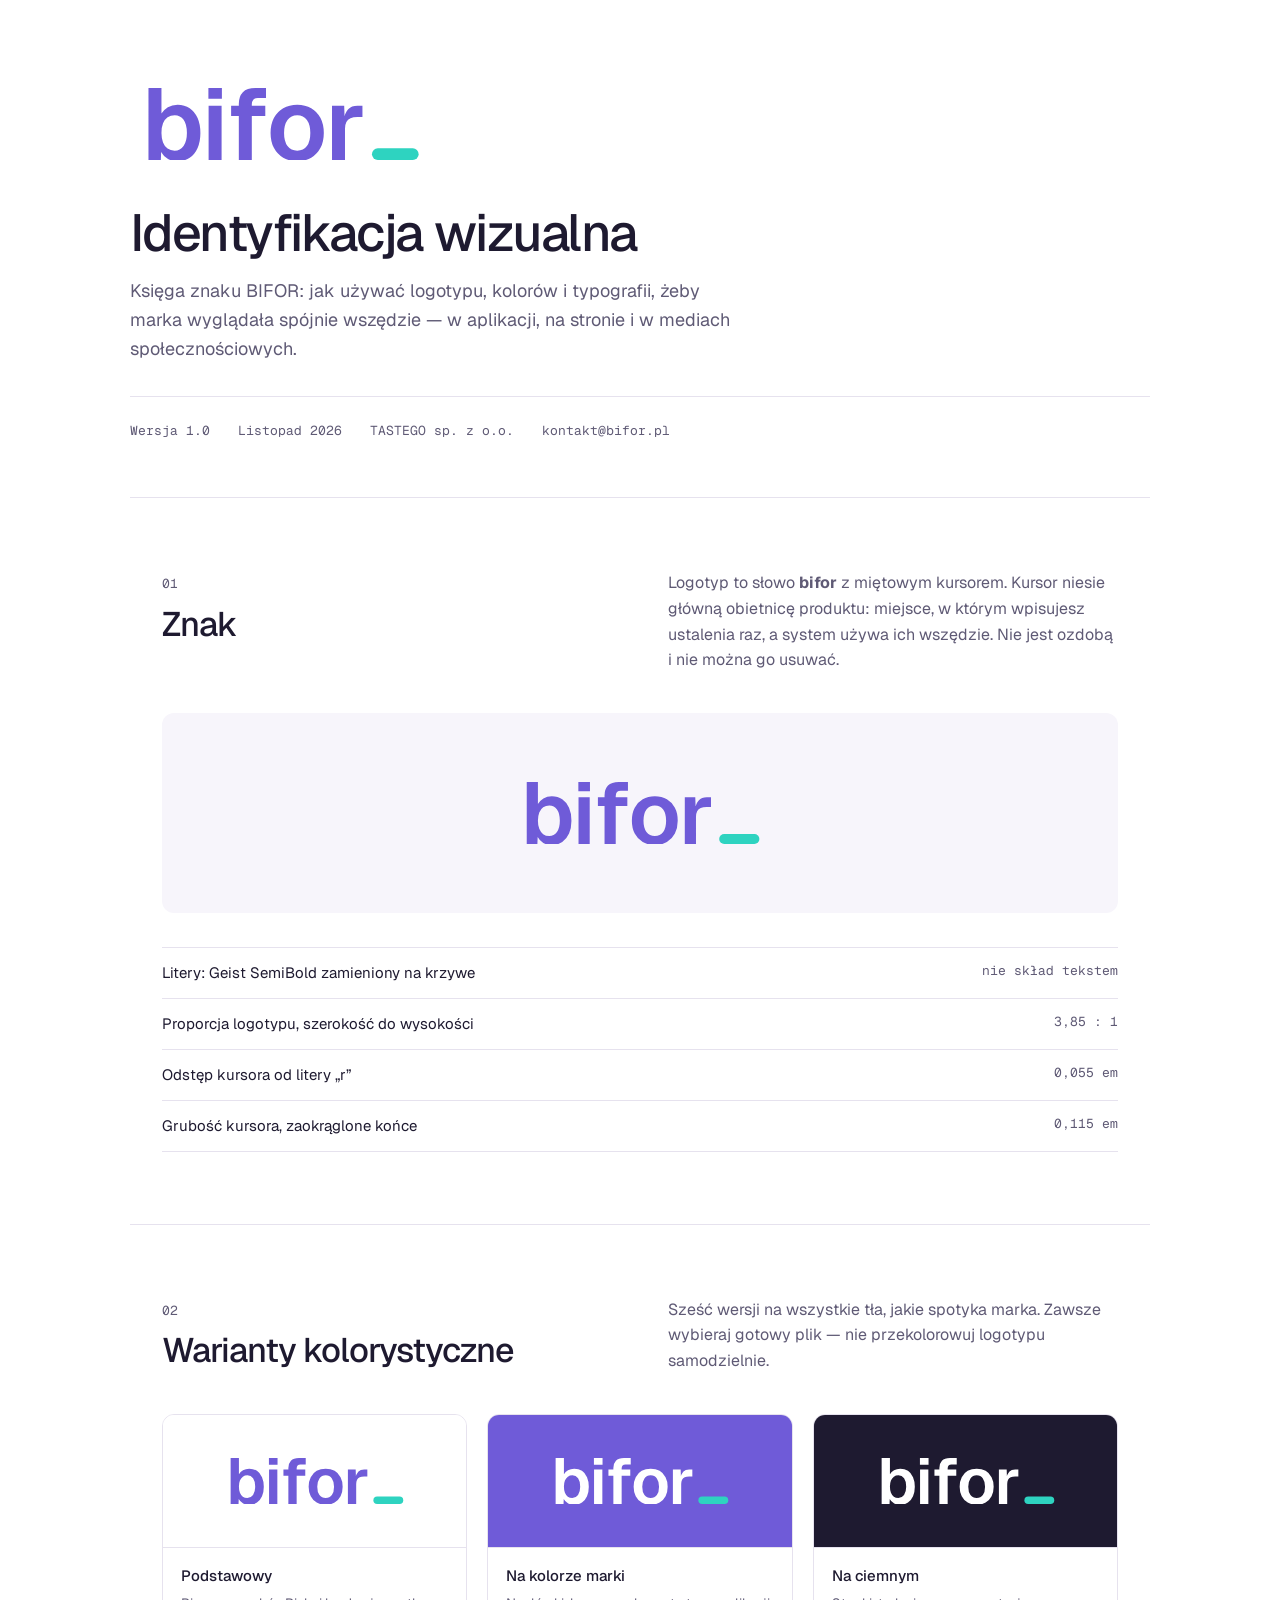
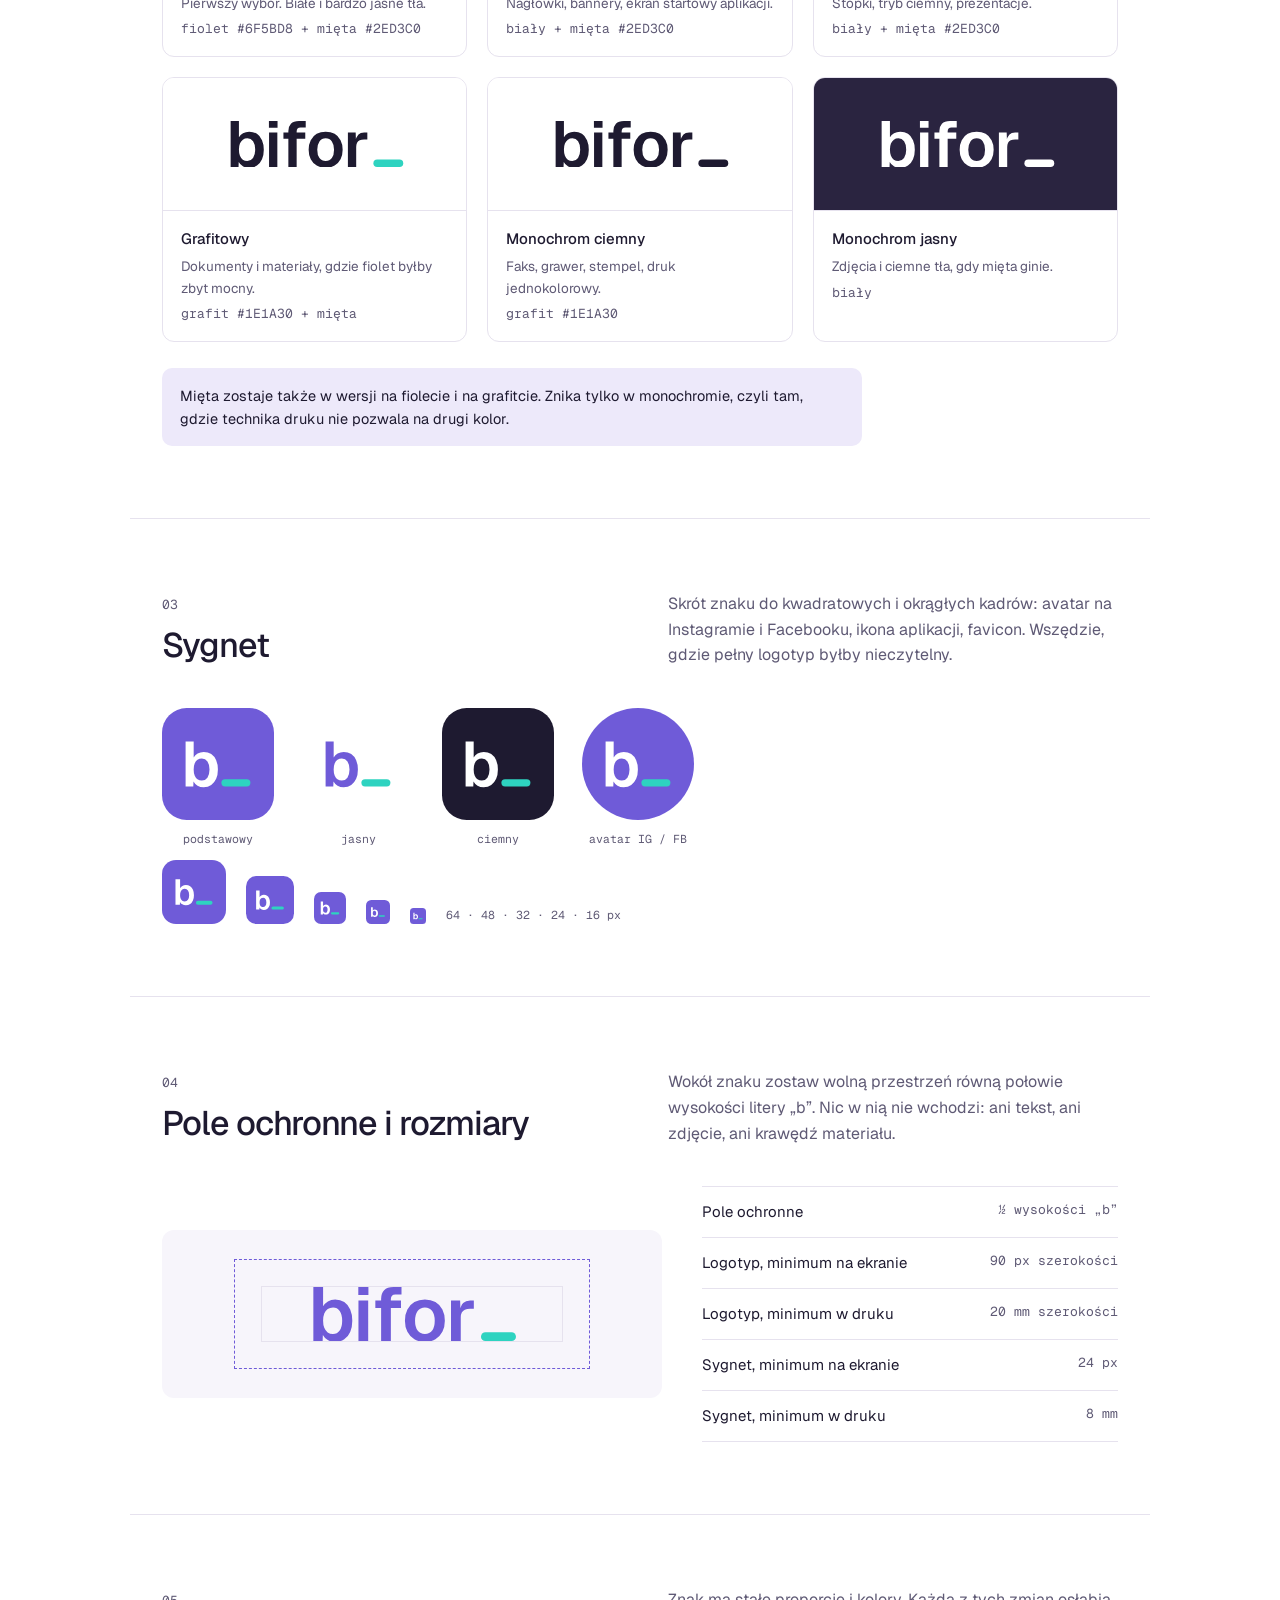
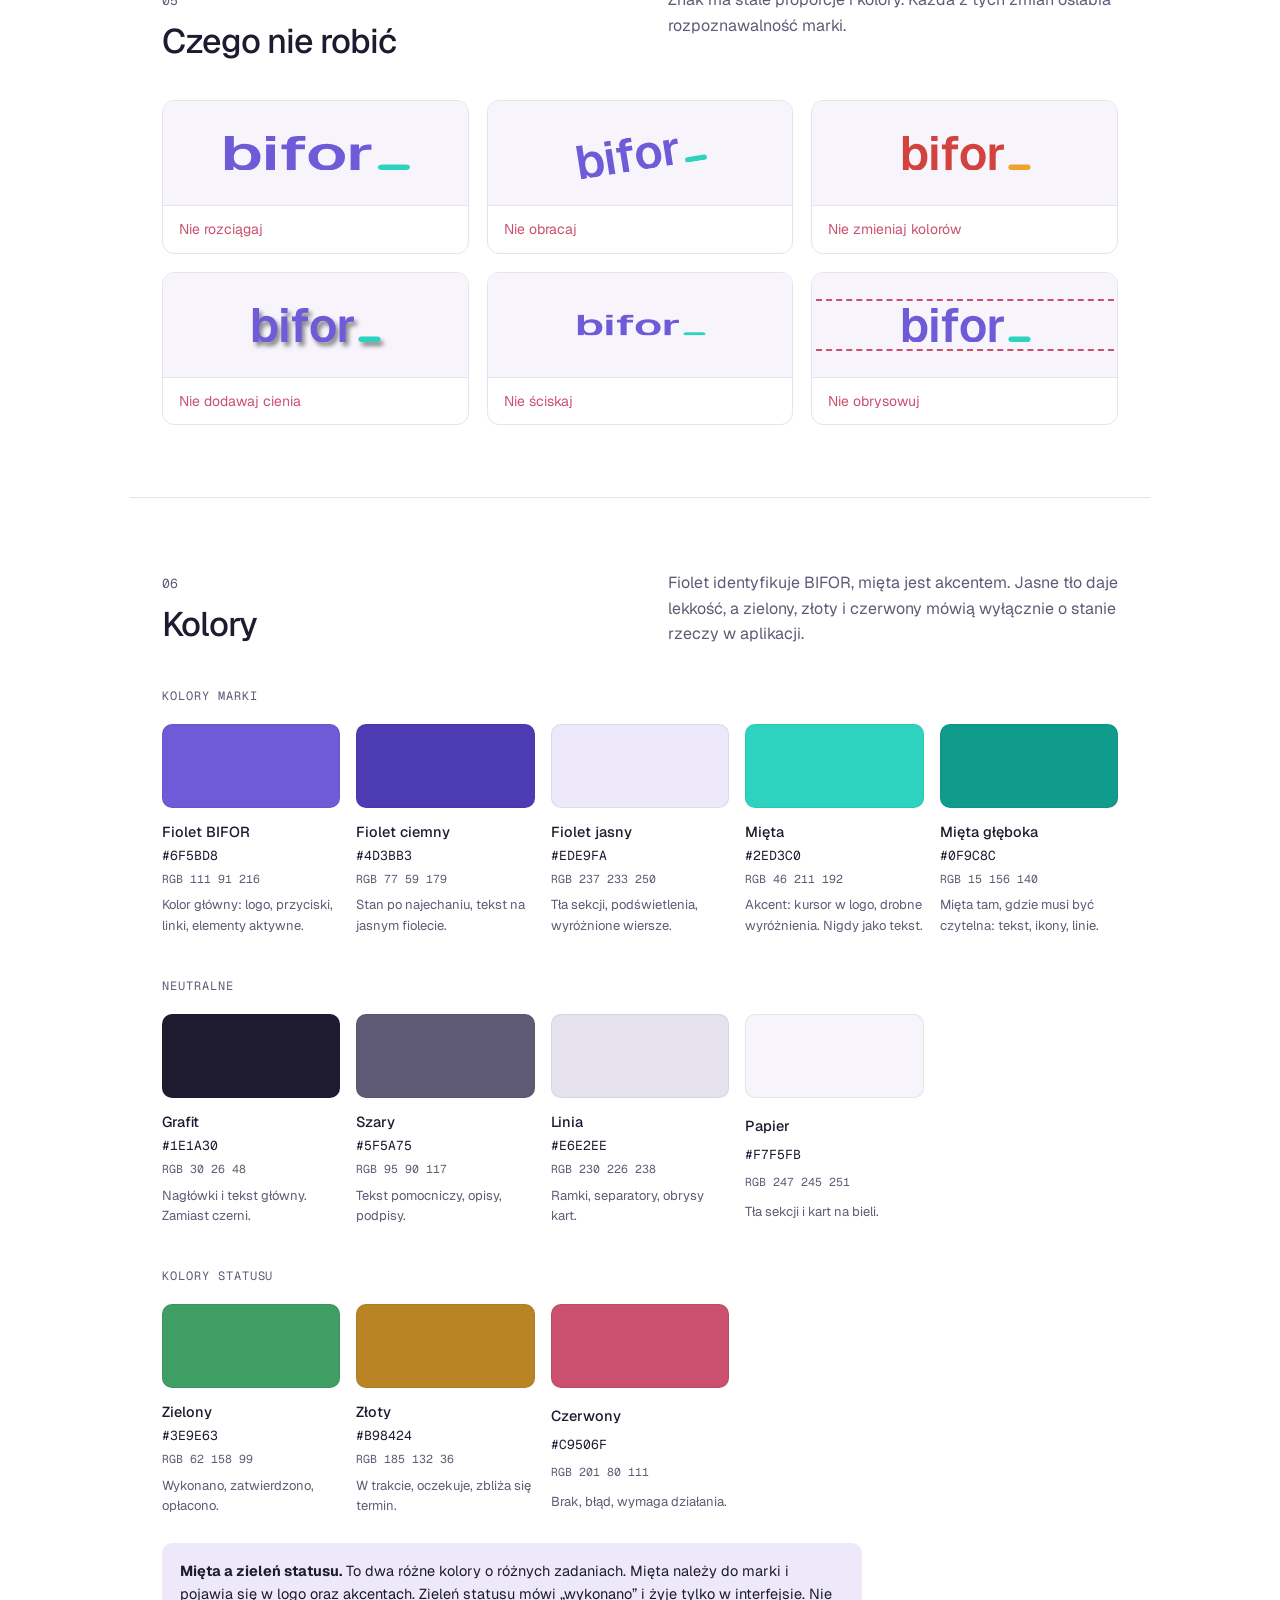
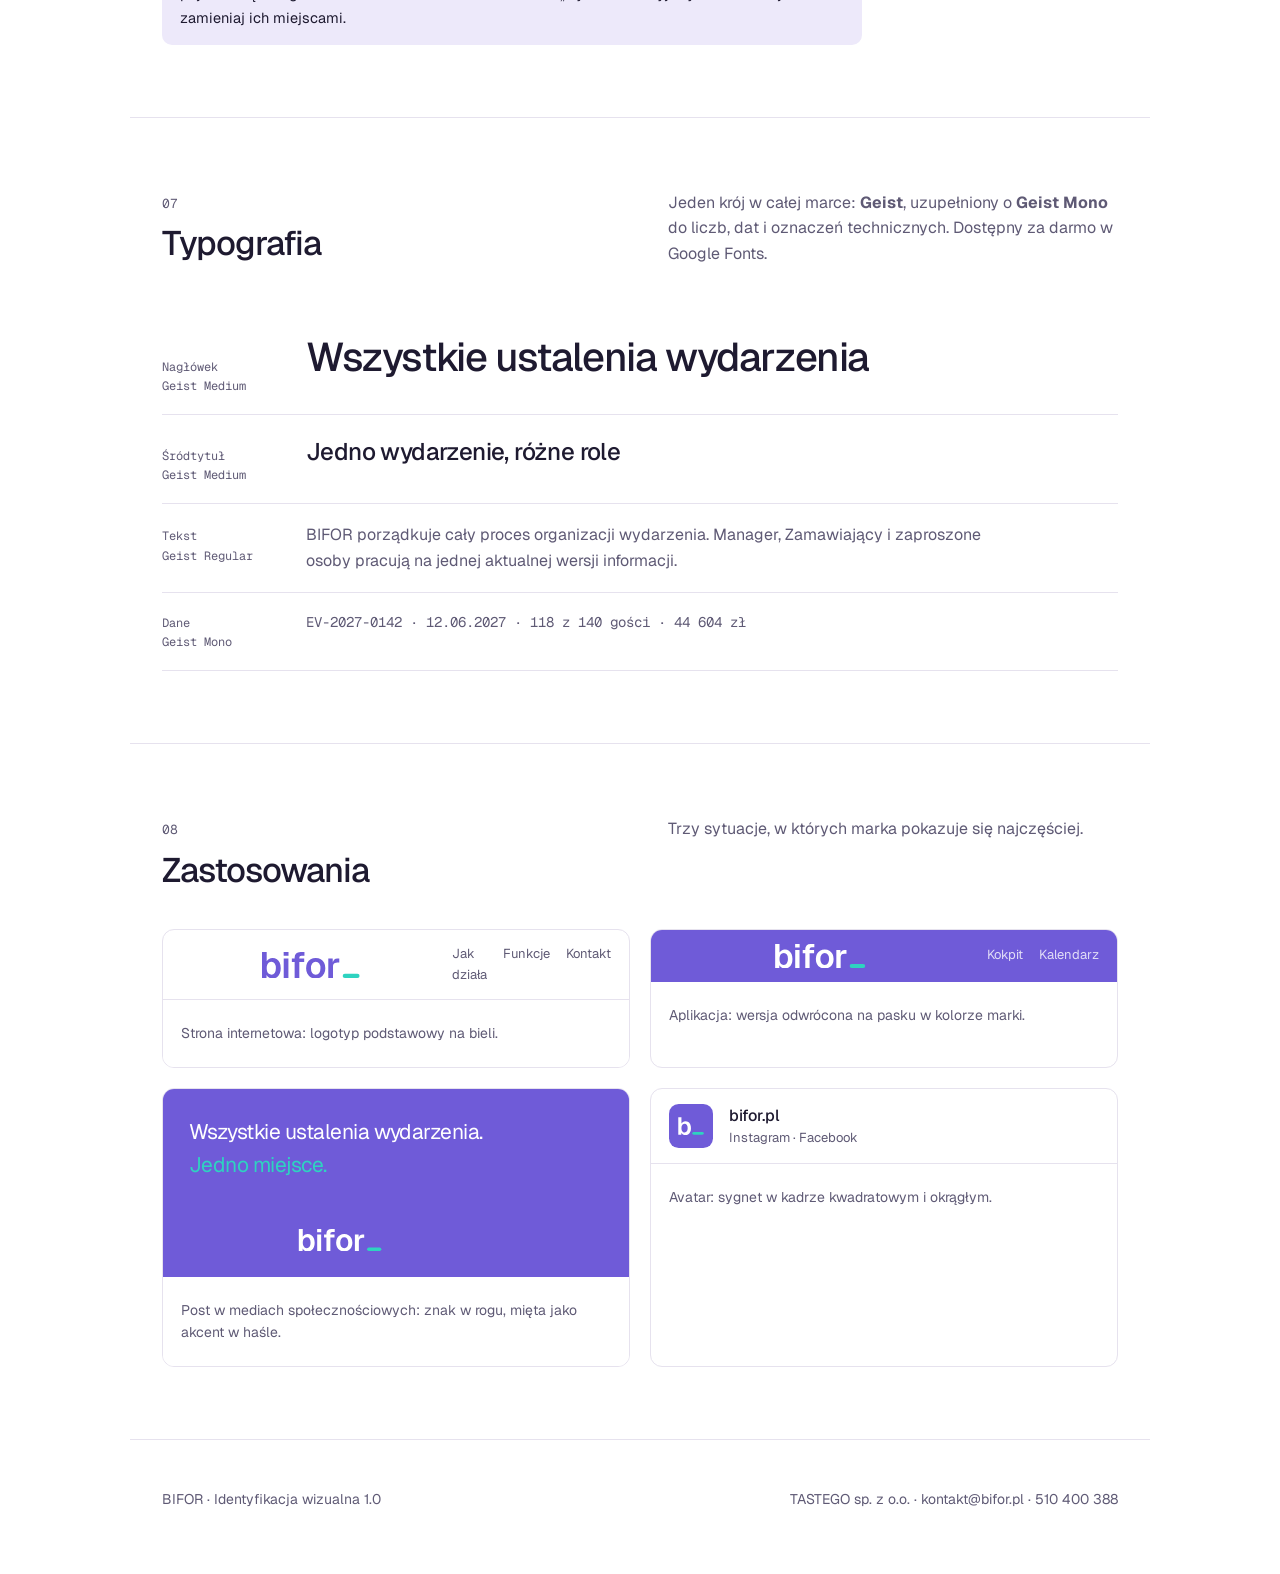
<file: brandbook.html>
<!DOCTYPE html>
<html lang="pl">
<head>
<meta charset="utf-8">
<meta name="viewport" content="width=device-width, initial-scale=1">
<title>Identyfikacja BIFOR</title>
<meta name="description" content="Księga znaku BIFOR: logotyp, warianty kolorystyczne, sygnet, paleta i typografia.">
<link rel="preconnect" href="https://fonts.googleapis.com">
<link rel="preconnect" href="https://fonts.gstatic.com" crossorigin>
<link rel="stylesheet" href="https://fonts.googleapis.com/css2?family=Geist:wght@400;500;600&family=Geist+Mono:wght@400;500&display=swap">
<style>
/* Układ: wąska kolumna dokumentu, sekcje rozdzielone cienką linią,
   próbki zawsze na realnym tle, na którym mają działać. */
:root{
  --violet:#6F5BD8; --violet-dark:#4D3BB3; --violet-soft:#EDE9FA;
  --mint:#2ED3C0; --mint-deep:#0F9C8C;
  --ink:#1E1A30; --ink2:#5F5A75; --line:#E6E2EE; --paper:#F7F5FB;
  --good:#3E9E63; --warn:#B98424; --crit:#C9506F;
  --sans:"Geist",ui-sans-serif,system-ui,-apple-system,"Segoe UI",sans-serif;
  --mono:"Geist Mono",ui-monospace,Consolas,monospace;
  --sy-bg:#6F5BD8; --sy-letter:#FFFFFF; --sy-cursor:#2ED3C0;
  color-scheme:light;
}
*{box-sizing:border-box}
body{margin:0;background:#fff;color:var(--ink);font-family:var(--sans);font-size:16px;line-height:1.6;-webkit-font-smoothing:antialiased}
h1,h2,h3{margin:0;font-weight:500;letter-spacing:-.03em;line-height:1.1;text-wrap:balance}
p{margin:0}
code{font-family:var(--mono);font-size:13px}
img,svg{max-width:100%}
.wrap{max-width:1020px;margin:0 auto;padding-inline:32px}
@media(max-width:600px){.wrap{padding-inline:18px}}
.wm{display:block;width:auto}
.sy{display:block}

/* okładka */
.cover{padding:88px 0 56px}
.cover .wm{height:72px}
@media(max-width:600px){.cover .wm{height:46px} .cover{padding:52px 0 36px}}
.cover h1{font-size:clamp(30px,5vw,52px);margin-top:44px}
.cover .sub{color:var(--ink2);font-size:18px;margin-top:16px;max-width:52ch}
.meta{display:flex;flex-wrap:wrap;gap:8px 28px;margin-top:32px;padding-top:24px;border-top:1px solid var(--line);font-family:var(--mono);font-size:13px;color:var(--ink2)}

section{padding:72px 0;border-top:1px solid var(--line)}
@media(max-width:600px){section{padding:48px 0}}
.shead{display:grid;grid-template-columns:1fr 1fr;gap:24px 56px;align-items:start;margin-bottom:40px}
@media(max-width:760px){.shead{grid-template-columns:1fr;gap:14px}}
.num{font-family:var(--mono);font-size:13px;color:var(--ink2)}
.shead h2{font-size:clamp(24px,3.2vw,34px);margin-top:10px}
.shead p{color:var(--ink2);max-width:48ch}

/* warianty */
.vgrid{display:grid;grid-template-columns:repeat(3,1fr);gap:20px}
@media(max-width:860px){.vgrid{grid-template-columns:repeat(2,1fr)}}
@media(max-width:520px){.vgrid{grid-template-columns:1fr}}
.vcard{margin:0;border:1px solid var(--line);border-radius:12px;overflow:hidden;background:#fff}
.vprev{height:132px;display:grid;place-items:center;padding:20px}
.vcard figcaption{padding:16px 18px;border-top:1px solid var(--line);display:grid;gap:5px}
.vcard b{font-weight:500;font-size:15px}
.vcard span{color:var(--ink2);font-size:13.5px}
.vcard code{color:var(--ink2)}

/* sygnet */
.sgrid{display:flex;flex-wrap:wrap;gap:28px;align-items:flex-end}
.scell{display:grid;gap:10px;justify-items:center}
.scell small{font-family:var(--mono);font-size:11.5px;color:var(--ink2)}
.round{border-radius:50%;overflow:hidden}
.sizes{display:flex;align-items:flex-end;gap:20px;flex-wrap:wrap;margin-top:12px}

/* pole ochronne */
.clear{display:grid;grid-template-columns:1.2fr 1fr;gap:40px;align-items:center}
@media(max-width:760px){.clear{grid-template-columns:1fr}}
.clearbox{background:var(--paper);border-radius:12px;padding:30px;display:grid;place-items:center}
.cb-inner{position:relative;padding:27px;outline:1px dashed var(--violet);outline-offset:0}
.cb-inner::before{content:"";position:absolute;inset:27px;outline:1px solid var(--line)}
.rules{display:grid;gap:0;margin:0;padding:0;list-style:none;border-top:1px solid var(--line)}
.rules li{display:grid;grid-template-columns:1fr auto;gap:16px;padding:13px 0;border-bottom:1px solid var(--line);font-size:15px}
.rules code{color:var(--ink2);white-space:nowrap}

/* nie wolno */
.dgrid{display:grid;grid-template-columns:repeat(3,1fr);gap:18px}
@media(max-width:760px){.dgrid{grid-template-columns:repeat(2,1fr)}}
@media(max-width:460px){.dgrid{grid-template-columns:1fr}}
.dont{margin:0;border:1px solid var(--line);border-radius:12px;overflow:hidden}
.dprev{height:104px;display:grid;place-items:center;background:var(--paper);overflow:hidden;color:var(--violet)}
.dont figcaption{padding:12px 16px;border-top:1px solid var(--line);font-size:14px;color:var(--crit)}
.wm.bad[data-i="0"]{transform:scaleX(1.45)}.wm.bad[data-i="1"]{transform:rotate(-9deg)}.wm.bad[data-i="2"]{--wm-letter:#D2433F;--wm-cursor:#F0A32B}.wm.bad[data-i="3"]{filter:drop-shadow(3px 4px 2px rgba(0,0,0,.45))}.wm.bad[data-i="4"]{transform:scaleY(.62)}.wm.bad[data-i="5"]{-webkit-text-stroke:0;outline:2px dashed #C9506F;outline-offset:7px}

/* kolory */
.swgrid{display:grid;grid-template-columns:repeat(5,1fr);gap:16px}
@media(max-width:900px){.swgrid{grid-template-columns:repeat(3,1fr)}}
@media(max-width:560px){.swgrid{grid-template-columns:repeat(2,1fr)}}
.sw{display:grid;gap:3px}
.sw .chip{height:84px;border-radius:10px;border:1px solid rgba(30,26,48,.08);margin-bottom:9px}
.sw b{font-weight:500;font-size:14.5px}
.sw code{color:var(--ink)}
.sw small{font-family:var(--mono);font-size:11.5px;color:var(--ink2)}
.sw p{font-size:13px;color:var(--ink2);margin-top:4px}
.subhead{font-family:var(--mono);font-size:12px;letter-spacing:.08em;text-transform:uppercase;color:var(--ink2);margin:40px 0 18px}
.note{margin-top:26px;padding:16px 18px;background:var(--violet-soft);border-radius:10px;font-size:14.5px;max-width:70ch}

/* typografia */
.type-row{display:grid;grid-template-columns:120px 1fr;gap:24px;padding:18px 0;border-bottom:1px solid var(--line);align-items:baseline}
@media(max-width:560px){.type-row{grid-template-columns:1fr;gap:6px}}
.type-row .lbl{font-family:var(--mono);font-size:12px;color:var(--ink2)}
.t-display{font-size:clamp(26px,4vw,40px);font-weight:500;letter-spacing:-.035em}
.t-h2{font-size:24px;font-weight:500;letter-spacing:-.025em}
.t-body{font-size:16px;color:var(--ink2);max-width:62ch}
.t-mono{font-family:var(--mono);font-size:14px;color:var(--ink2)}

/* zastosowania */
.apps{display:grid;grid-template-columns:1fr 1fr;gap:20px}
@media(max-width:760px){.apps{grid-template-columns:1fr}}
.app{border:1px solid var(--line);border-radius:12px;overflow:hidden}
.app .bar{display:flex;align-items:center;gap:14px;padding:14px 18px;border-bottom:1px solid var(--line)}
.app .bar .links{margin-left:auto;display:flex;gap:16px;font-size:13px;color:var(--ink2)}
.app .body{padding:22px 18px;font-size:14px;color:var(--ink2);background:#fff}
.app.violet .bar{background:var(--violet);border-bottom:0}
.app.violet .bar .links{color:rgba(255,255,255,.8)}
.post{background:var(--violet);color:#fff;padding:26px;display:grid;gap:16px;min-height:188px;align-content:space-between}
.post .claim{font-size:21px;letter-spacing:-.025em;max-width:22ch}
.post .claim i{font-style:normal;color:var(--mint)}
footer{padding:48px 0 64px;border-top:1px solid var(--line);color:var(--ink2);font-size:14px;display:flex;flex-wrap:wrap;gap:10px 28px;justify-content:space-between}
@media(prefers-reduced-motion:reduce){*{animation:none!important;transition:none!important}}

/* Druk i PDF: bez wymuszonego druku tła próbki kolorów wyszłyby białe. */
@media print{
  @page{size:A4;margin:14mm}
  *{-webkit-print-color-adjust:exact;print-color-adjust:exact}
  body{font-size:10.5pt}
  .wrap{max-width:none;padding-inline:0}
  .cover{padding:0 0 10px}
  .cover .wm{height:54px}
  .cover h1{font-size:30pt;margin-top:26px}
  .cover .sub{font-size:11pt}
  section{break-before:page;border-top:0;padding:0}
  .shead{margin-bottom:22px}
  .shead h2{font-size:20pt}
  .vcard,.dont,.sw,.app,.type-row,.scell,.clearbox,.note,.rules li{break-inside:avoid}
  .vgrid{grid-template-columns:repeat(3,1fr);gap:12px}
  .dgrid{grid-template-columns:repeat(3,1fr);gap:12px}
  .swgrid{grid-template-columns:repeat(5,1fr);gap:10px}
  .apps{grid-template-columns:1fr 1fr;gap:12px}
  .vprev{height:104px}
  .sw .chip{height:62px}
  footer{break-before:avoid;padding:28px 0 0}
}
</style>
</head>
<body>
<svg width="0" height="0" aria-hidden="true" style="position:absolute">
  <symbol id="wm" viewBox="0 0 2734.0 710.0">
    <g transform="translate(0 710.0)">
      <path fill="var(--wm-letter, currentColor)" d="M357.0 12Q301.0 12 259.5 -12.0Q218.0 -36 195.0 -79L192.0 0H70.0V-710H198.0V-458Q220.0 -495 261.0 -520.5Q302.0 -546 357.0 -546Q426.0 -546 476.5 -511.5Q527.0 -477 554.5 -414.5Q582.0 -352 582.0 -267Q582.0 -182 554.5 -119.5Q527.0 -57 476.5 -22.5Q426.0 12 357.0 12ZM328.0 -92Q383.0 -92 416.0 -138.5Q449.0 -185 449.0 -267Q449.0 -350 416.5 -396.0Q384.0 -442 329.0 -442Q288.0 -442 258.5 -421.5Q229.0 -401 213.5 -362.0Q198.0 -323 198.0 -267Q198.0 -213 213.5 -173.5Q229.0 -134 258.0 -113.0Q287.0 -92 328.0 -92Z M663.0 0V-534H791.0V0ZM661.0 -605V-719H794.0V-605Z M961.0 0V-555Q961.0 -627 1000.5 -668.5Q1040.0 -710 1125.0 -710H1229.0V-611H1149.0Q1118.0 -611 1103.5 -595.0Q1089.0 -579 1089.0 -548V0ZM885.0 -435V-534H1222.0V-435Z M1537.0 12Q1458.0 12 1398.5 -22.5Q1339.0 -57 1306.5 -120.0Q1274.0 -183 1274.0 -267Q1274.0 -352 1306.5 -414.5Q1339.0 -477 1398.5 -511.5Q1458.0 -546 1537.0 -546Q1616.0 -546 1675.0 -511.5Q1734.0 -477 1766.5 -414.5Q1799.0 -352 1799.0 -267Q1799.0 -183 1766.5 -120.0Q1734.0 -57 1675.0 -22.5Q1616.0 12 1537.0 12ZM1537.0 -92Q1599.0 -92 1632.5 -138.0Q1666.0 -184 1666.0 -267Q1666.0 -349 1632.5 -395.5Q1599.0 -442 1537.0 -442Q1475.0 -442 1441.0 -395.5Q1407.0 -349 1407.0 -267Q1407.0 -184 1441.0 -138.0Q1475.0 -92 1537.0 -92Z M1880.0 0V-534H2000.0L2005.0 -386L1994.0 -388Q2006.0 -465 2039.5 -499.5Q2073.0 -534 2131.0 -534H2180.0V-424H2130.0Q2089.0 -424 2062.0 -412.0Q2035.0 -400 2021.5 -374.5Q2008.0 -349 2008.0 -308V0Z"/>
      <g fill="var(--wm-cursor, #2ED3C0)"><rect x="2274.0" y="-115.0" width="460.0" height="115.0" rx="57.5"/></g>
    </g>
  </symbol>
  <symbol id="sy" viewBox="0 0 1000 1000"><rect width="1000" height="1000" rx="220" fill="var(--sy-bg)"/>
  <g transform="translate(210.7 700.0) scale(0.5634)">
    <path fill="var(--sy-letter)" d="M287 12Q231 12 189.5 -12.0Q148 -36 125 -79L122 0H0V-710H128V-458Q150 -495 191.0 -520.5Q232 -546 287 -546Q356 -546 406.5 -511.5Q457 -477 484.5 -414.5Q512 -352 512 -267Q512 -182 484.5 -119.5Q457 -57 406.5 -22.5Q356 12 287 12ZM258 -92Q313 -92 346.0 -138.5Q379 -185 379 -267Q379 -350 346.5 -396.0Q314 -442 259 -442Q218 -442 188.5 -421.5Q159 -401 143.5 -362.0Q128 -323 128 -267Q128 -213 143.5 -173.5Q159 -134 188.0 -113.0Q217 -92 258 -92Z"/>
    <rect fill="var(--sy-cursor)" x="567.0" y="-115.0" width="460.0" height="115.0" rx="57.5"/>
  </g></symbol>
</svg>

<header class="cover wrap">
  <svg class="wm " style="--wm-letter:#6F5BD8;--wm-cursor:#2ED3C0;height:72px" role="img" aria-label="BIFOR"><use href="#wm"/></svg>
  <h1>Identyfikacja wizualna</h1>
  <p class="sub">Księga znaku BIFOR: jak używać logotypu, kolorów i typografii, żeby marka wyglądała spójnie wszędzie — w aplikacji, na stronie i w mediach społecznościowych.</p>
  <div class="meta"><span>Wersja 1.0</span><span>Listopad 2026</span><span>TASTEGO sp. z o.o.</span><span>kontakt@bifor.pl</span></div>
</header>

<section class="wrap">
  <div class="shead">
    <div><span class="num">01</span><h2>Znak</h2></div>
    <p>Logotyp to słowo <b>bifor</b> z miętowym kursorem. Kursor niesie główną obietnicę produktu: miejsce, w którym wpisujesz ustalenia raz, a system używa ich wszędzie. Nie jest ozdobą i nie można go usuwać.</p>
  </div>
  <div class="vprev" style="background:var(--paper);border-radius:12px;height:200px"><svg class="wm " style="--wm-letter:#6F5BD8;--wm-cursor:#2ED3C0;height:62px" role="img" aria-label="BIFOR"><use href="#wm"/></svg></div>
  <ul class="rules" style="margin-top:34px">
    <li><span>Litery: Geist SemiBold zamieniony na krzywe</span><code>nie skład tekstem</code></li>
    <li><span>Proporcja logotypu, szerokość do wysokości</span><code>3,85 : 1</code></li>
    <li><span>Odstęp kursora od litery „r”</span><code>0,055 em</code></li>
    <li><span>Grubość kursora, zaokrąglone końce</span><code>0,115 em</code></li>
  </ul>
</section>

<section class="wrap">
  <div class="shead">
    <div><span class="num">02</span><h2>Warianty kolorystyczne</h2></div>
    <p>Sześć wersji na wszystkie tła, jakie spotyka marka. Zawsze wybieraj gotowy plik — nie przekolorowuj logotypu samodzielnie.</p>
  </div>
  <div class="vgrid"><figure class="vcard"><div class="vprev" style="background:#FFFFFF"><svg class="wm " style="--wm-letter:#6F5BD8;--wm-cursor:#2ED3C0;height:46px" role="img" aria-label="BIFOR"><use href="#wm"/></svg></div><figcaption><b>Podstawowy</b><span>Pierwszy wybór. Białe i bardzo jasne tła.</span><code>fiolet #6F5BD8 + mięta #2ED3C0</code></figcaption></figure><figure class="vcard"><div class="vprev" style="background:#6F5BD8"><svg class="wm " style="--wm-letter:#FFFFFF;--wm-cursor:#2ED3C0;height:46px" role="img" aria-label="BIFOR"><use href="#wm"/></svg></div><figcaption><b>Na kolorze marki</b><span>Nagłówki, bannery, ekran startowy aplikacji.</span><code>biały + mięta #2ED3C0</code></figcaption></figure><figure class="vcard"><div class="vprev" style="background:#1E1A30"><svg class="wm " style="--wm-letter:#FFFFFF;--wm-cursor:#2ED3C0;height:46px" role="img" aria-label="BIFOR"><use href="#wm"/></svg></div><figcaption><b>Na ciemnym</b><span>Stopki, tryb ciemny, prezentacje.</span><code>biały + mięta #2ED3C0</code></figcaption></figure><figure class="vcard"><div class="vprev" style="background:#FFFFFF"><svg class="wm " style="--wm-letter:#1E1A30;--wm-cursor:#2ED3C0;height:46px" role="img" aria-label="BIFOR"><use href="#wm"/></svg></div><figcaption><b>Grafitowy</b><span>Dokumenty i materiały, gdzie fiolet byłby zbyt mocny.</span><code>grafit #1E1A30 + mięta</code></figcaption></figure><figure class="vcard"><div class="vprev" style="background:#FFFFFF"><svg class="wm " style="--wm-letter:#1E1A30;--wm-cursor:#1E1A30;height:46px" role="img" aria-label="BIFOR"><use href="#wm"/></svg></div><figcaption><b>Monochrom ciemny</b><span>Faks, grawer, stempel, druk jednokolorowy.</span><code>grafit #1E1A30</code></figcaption></figure><figure class="vcard"><div class="vprev" style="background:#2A2440"><svg class="wm " style="--wm-letter:#FFFFFF;--wm-cursor:#FFFFFF;height:46px" role="img" aria-label="BIFOR"><use href="#wm"/></svg></div><figcaption><b>Monochrom jasny</b><span>Zdjęcia i ciemne tła, gdy mięta ginie.</span><code>biały</code></figcaption></figure></div>
  <p class="note">Mięta zostaje także w wersji na fiolecie i na grafitcie. Znika tylko w monochromie, czyli tam, gdzie technika druku nie pozwala na drugi kolor.</p>
</section>

<section class="wrap">
  <div class="shead">
    <div><span class="num">03</span><h2>Sygnet</h2></div>
    <p>Skrót znaku do kwadratowych i okrągłych kadrów: avatar na Instagramie i Facebooku, ikona aplikacji, favicon. Wszędzie, gdzie pełny logotyp byłby nieczytelny.</p>
  </div>
  <div class="sgrid">
    <div class="scell"><svg class="sy " style="width:112px;height:112px" role="img" aria-label="BIFOR"><use href="#sy"/></svg><small>podstawowy</small></div>
    <div class="scell"><svg class="sy " style="width:112px;height:112px;--sy-bg:#FFFFFF;--sy-letter:#6F5BD8;--sy-cursor:#2ED3C0" role="img" aria-label="BIFOR"><use href="#sy"/></svg><small>jasny</small></div>
    <div class="scell"><svg class="sy " style="width:112px;height:112px;--sy-bg:#1E1A30;--sy-letter:#FFFFFF;--sy-cursor:#2ED3C0" role="img" aria-label="BIFOR"><use href="#sy"/></svg><small>ciemny</small></div>
    <div class="scell"><div class="round"><svg class="sy " style="width:112px;height:112px" role="img" aria-label="BIFOR"><use href="#sy"/></svg></div><small>avatar IG / FB</small></div>
  </div>
  <div class="sizes">
    <svg class="sy " style="width:64px;height:64px" role="img" aria-label="BIFOR"><use href="#sy"/></svg><svg class="sy " style="width:48px;height:48px" role="img" aria-label="BIFOR"><use href="#sy"/></svg><svg class="sy " style="width:32px;height:32px" role="img" aria-label="BIFOR"><use href="#sy"/></svg><svg class="sy " style="width:24px;height:24px" role="img" aria-label="BIFOR"><use href="#sy"/></svg><svg class="sy " style="width:16px;height:16px" role="img" aria-label="BIFOR"><use href="#sy"/></svg>
    <small style="font-family:var(--mono);font-size:11.5px;color:var(--ink2)">64 · 48 · 32 · 24 · 16 px</small>
  </div>
</section>

<section class="wrap">
  <div class="shead">
    <div><span class="num">04</span><h2>Pole ochronne i rozmiary</h2></div>
    <p>Wokół znaku zostaw wolną przestrzeń równą połowie wysokości litery „b”. Nic w nią nie wchodzi: ani tekst, ani zdjęcie, ani krawędź materiału.</p>
  </div>
  <div class="clear">
    <div class="clearbox"><div class="cb-inner"><svg class="wm " style="--wm-letter:#6F5BD8;--wm-cursor:#2ED3C0;height:54px" role="img" aria-label="BIFOR"><use href="#wm"/></svg></div></div>
    <ul class="rules">
      <li><span>Pole ochronne</span><code>½ wysokości „b”</code></li>
      <li><span>Logotyp, minimum na ekranie</span><code>90 px szerokości</code></li>
      <li><span>Logotyp, minimum w druku</span><code>20 mm szerokości</code></li>
      <li><span>Sygnet, minimum na ekranie</span><code>24 px</code></li>
      <li><span>Sygnet, minimum w druku</span><code>8 mm</code></li>
    </ul>
  </div>
</section>

<section class="wrap">
  <div class="shead">
    <div><span class="num">05</span><h2>Czego nie robić</h2></div>
    <p>Znak ma stałe proporcje i kolory. Każda z tych zmian osłabia rozpoznawalność marki.</p>
  </div>
  <div class="dgrid"><figure class="dont"><div class="dprev"><svg class="wm bad" data-i="0" style="height:34px" role="img" aria-label="BIFOR"><use href="#wm"/></svg></div><figcaption>Nie rozciągaj</figcaption></figure><figure class="dont"><div class="dprev"><svg class="wm bad" data-i="1" style="height:34px" role="img" aria-label="BIFOR"><use href="#wm"/></svg></div><figcaption>Nie obracaj</figcaption></figure><figure class="dont"><div class="dprev"><svg class="wm bad" data-i="2" style="height:34px" role="img" aria-label="BIFOR"><use href="#wm"/></svg></div><figcaption>Nie zmieniaj kolorów</figcaption></figure><figure class="dont"><div class="dprev"><svg class="wm bad" data-i="3" style="height:34px" role="img" aria-label="BIFOR"><use href="#wm"/></svg></div><figcaption>Nie dodawaj cienia</figcaption></figure><figure class="dont"><div class="dprev"><svg class="wm bad" data-i="4" style="height:34px" role="img" aria-label="BIFOR"><use href="#wm"/></svg></div><figcaption>Nie ściskaj</figcaption></figure><figure class="dont"><div class="dprev"><svg class="wm bad" data-i="5" style="height:34px" role="img" aria-label="BIFOR"><use href="#wm"/></svg></div><figcaption>Nie obrysowuj</figcaption></figure></div>
</section>

<section class="wrap">
  <div class="shead">
    <div><span class="num">06</span><h2>Kolory</h2></div>
    <p>Fiolet identyfikuje BIFOR, mięta jest akcentem. Jasne tło daje lekkość, a zielony, złoty i czerwony mówią wyłącznie o stanie rzeczy w aplikacji.</p>
  </div>
  <p class="subhead">Kolory marki</p>
  <div class="swgrid"><div class="sw"><div class="chip" style="background:#6F5BD8"></div><b>Fiolet BIFOR</b><code>#6F5BD8</code><small>RGB 111 91 216</small><p>Kolor główny: logo, przyciski, linki, elementy aktywne.</p></div><div class="sw"><div class="chip" style="background:#4D3BB3"></div><b>Fiolet ciemny</b><code>#4D3BB3</code><small>RGB 77 59 179</small><p>Stan po najechaniu, tekst na jasnym fiolecie.</p></div><div class="sw"><div class="chip" style="background:#EDE9FA"></div><b>Fiolet jasny</b><code>#EDE9FA</code><small>RGB 237 233 250</small><p>Tła sekcji, podświetlenia, wyróżnione wiersze.</p></div><div class="sw"><div class="chip" style="background:#2ED3C0"></div><b>Mięta</b><code>#2ED3C0</code><small>RGB 46 211 192</small><p>Akcent: kursor w logo, drobne wyróżnienia. Nigdy jako tekst.</p></div><div class="sw"><div class="chip" style="background:#0F9C8C"></div><b>Mięta głęboka</b><code>#0F9C8C</code><small>RGB 15 156 140</small><p>Mięta tam, gdzie musi być czytelna: tekst, ikony, linie.</p></div></div>
  <p class="subhead">Neutralne</p>
  <div class="swgrid"><div class="sw"><div class="chip" style="background:#1E1A30"></div><b>Grafit</b><code>#1E1A30</code><small>RGB 30 26 48</small><p>Nagłówki i tekst główny. Zamiast czerni.</p></div><div class="sw"><div class="chip" style="background:#5F5A75"></div><b>Szary</b><code>#5F5A75</code><small>RGB 95 90 117</small><p>Tekst pomocniczy, opisy, podpisy.</p></div><div class="sw"><div class="chip" style="background:#E6E2EE"></div><b>Linia</b><code>#E6E2EE</code><small>RGB 230 226 238</small><p>Ramki, separatory, obrysy kart.</p></div><div class="sw"><div class="chip" style="background:#F7F5FB"></div><b>Papier</b><code>#F7F5FB</code><small>RGB 247 245 251</small><p>Tła sekcji i kart na bieli.</p></div></div>
  <p class="subhead">Kolory statusu</p>
  <div class="swgrid"><div class="sw"><div class="chip" style="background:#3E9E63"></div><b>Zielony</b><code>#3E9E63</code><small>RGB 62 158 99</small><p>Wykonano, zatwierdzono, opłacono.</p></div><div class="sw"><div class="chip" style="background:#B98424"></div><b>Złoty</b><code>#B98424</code><small>RGB 185 132 36</small><p>W trakcie, oczekuje, zbliża się termin.</p></div><div class="sw"><div class="chip" style="background:#C9506F"></div><b>Czerwony</b><code>#C9506F</code><small>RGB 201 80 111</small><p>Brak, błąd, wymaga działania.</p></div></div>
  <p class="note"><b>Mięta a zieleń statusu.</b> To dwa różne kolory o różnych zadaniach. Mięta należy do marki i pojawia się w logo oraz akcentach. Zieleń statusu mówi „wykonano” i żyje tylko w interfejsie. Nie zamieniaj ich miejscami.</p>
</section>

<section class="wrap">
  <div class="shead">
    <div><span class="num">07</span><h2>Typografia</h2></div>
    <p>Jeden krój w całej marce: <b>Geist</b>, uzupełniony o <b>Geist Mono</b> do liczb, dat i oznaczeń technicznych. Dostępny za darmo w Google Fonts.</p>
  </div>
  <div class="type-row"><span class="lbl">Nagłówek<br>Geist Medium</span><span class="t-display">Wszystkie ustalenia wydarzenia</span></div>
  <div class="type-row"><span class="lbl">Śródtytuł<br>Geist Medium</span><span class="t-h2">Jedno wydarzenie, różne role</span></div>
  <div class="type-row"><span class="lbl">Tekst<br>Geist Regular</span><span class="t-body">BIFOR porządkuje cały proces organizacji wydarzenia. Manager, Zamawiający i zaproszone osoby pracują na jednej aktualnej wersji informacji.</span></div>
  <div class="type-row"><span class="lbl">Dane<br>Geist Mono</span><span class="t-mono">EV-2027-0142 · 12.06.2027 · 118 z 140 gości · 44 604 zł</span></div>
</section>

<section class="wrap">
  <div class="shead">
    <div><span class="num">08</span><h2>Zastosowania</h2></div>
    <p>Trzy sytuacje, w których marka pokazuje się najczęściej.</p>
  </div>
  <div class="apps">
    <div class="app">
      <div class="bar"><svg class="wm " style="--wm-letter:#6F5BD8;--wm-cursor:#2ED3C0;height:26px" role="img" aria-label="BIFOR"><use href="#wm"/></svg><span class="links"><span>Jak działa</span><span>Funkcje</span><span>Kontakt</span></span></div>
      <div class="body">Strona internetowa: logotyp podstawowy na bieli.</div>
    </div>
    <div class="app violet">
      <div class="bar"><svg class="wm " style="--wm-letter:#FFFFFF;--wm-cursor:#2ED3C0;height:24px" role="img" aria-label="BIFOR"><use href="#wm"/></svg><span class="links"><span>Kokpit</span><span>Kalendarz</span></span></div>
      <div class="body">Aplikacja: wersja odwrócona na pasku w kolorze marki.</div>
    </div>
    <div class="app">
      <div class="post">
        <div class="claim">Wszystkie ustalenia wydarzenia.<br><i>Jedno miejsce.</i></div>
        <svg class="wm " style="--wm-letter:#FFFFFF;--wm-cursor:#2ED3C0;height:22px" role="img" aria-label="BIFOR"><use href="#wm"/></svg>
      </div>
      <div class="body">Post w mediach społecznościowych: znak w rogu, mięta jako akcent w haśle.</div>
    </div>
    <div class="app">
      <div class="bar" style="gap:16px"><svg class="sy " style="width:44px;height:44px" role="img" aria-label="BIFOR"><use href="#sy"/></svg><div><b style="font-weight:500">bifor.pl</b><div style="font-size:13px;color:var(--ink2)">Instagram · Facebook</div></div></div>
      <div class="body">Avatar: sygnet w kadrze kwadratowym i okrągłym.</div>
    </div>
  </div>
</section>

<footer class="wrap">
  <span>BIFOR · Identyfikacja wizualna 1.0</span>
  <span>TASTEGO sp. z o.o. · kontakt@bifor.pl · 510 400 388</span>
</footer>
</body>
</html>
</file>
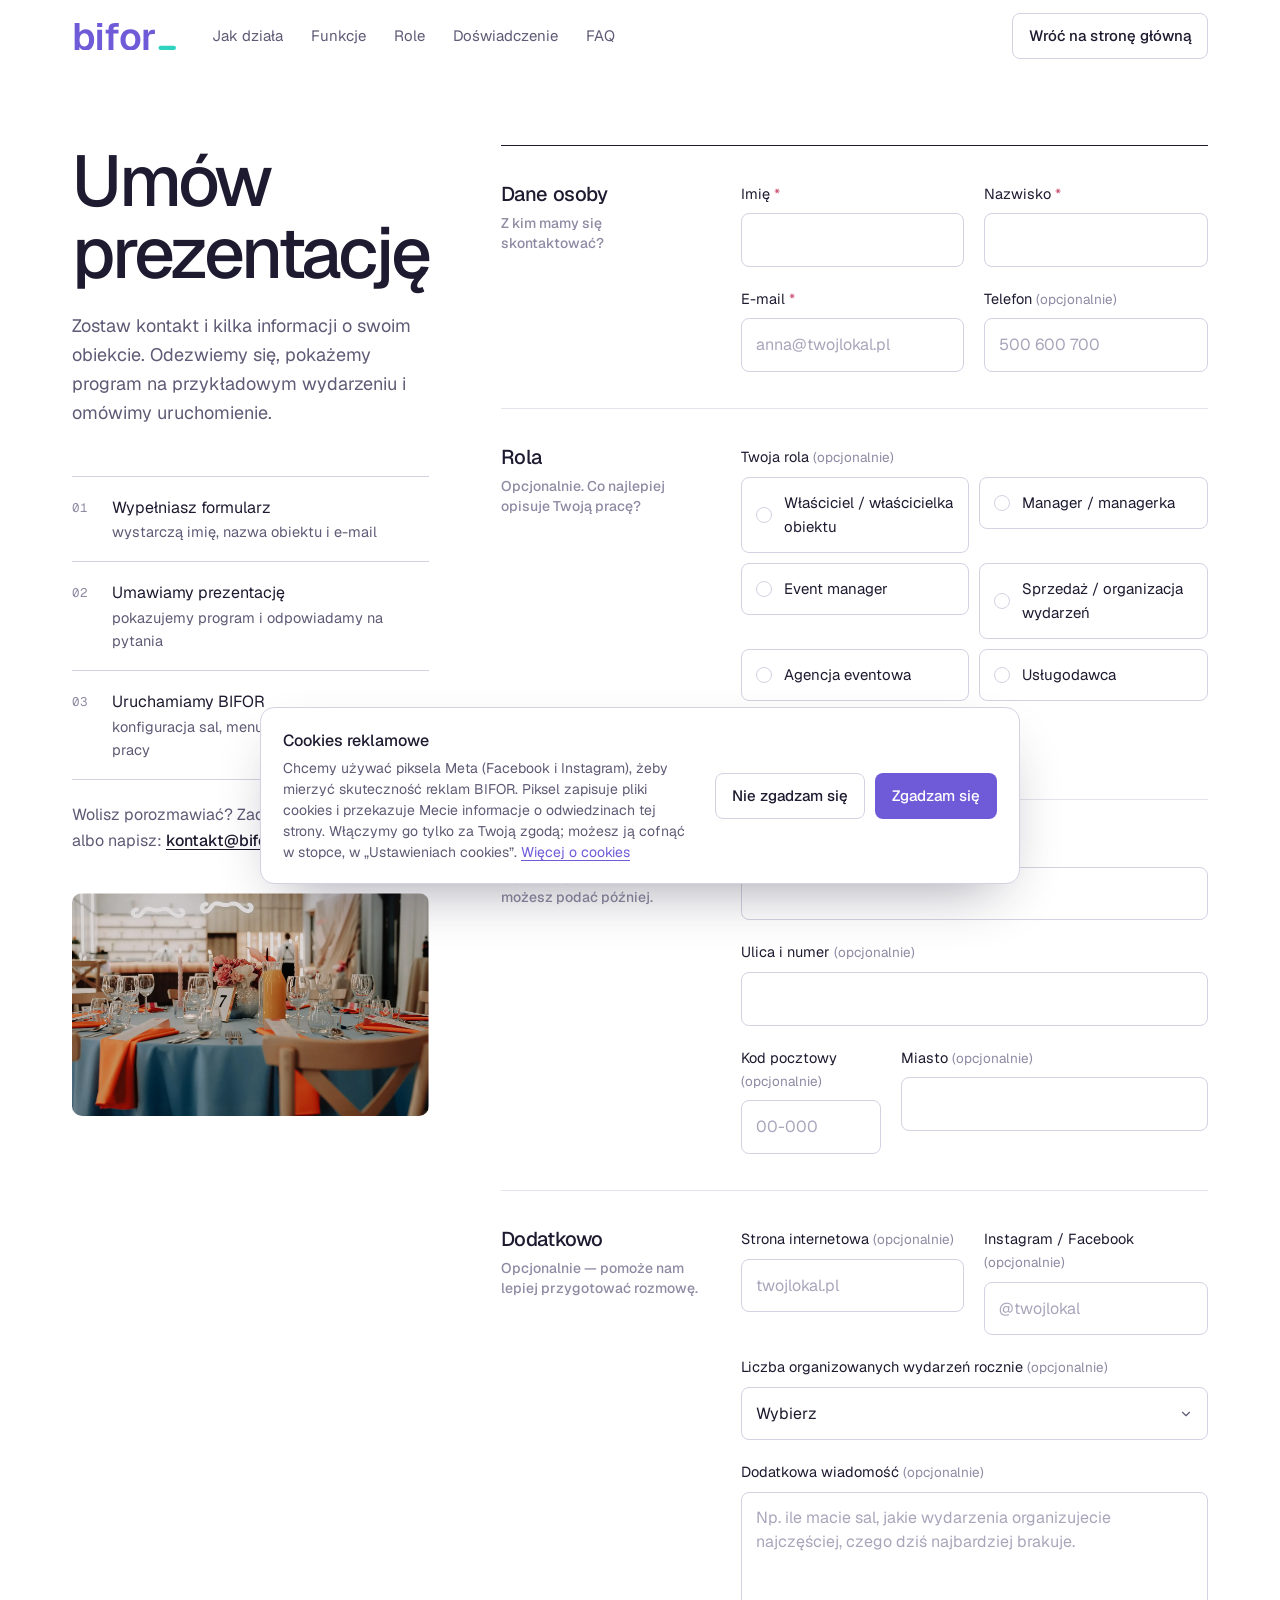
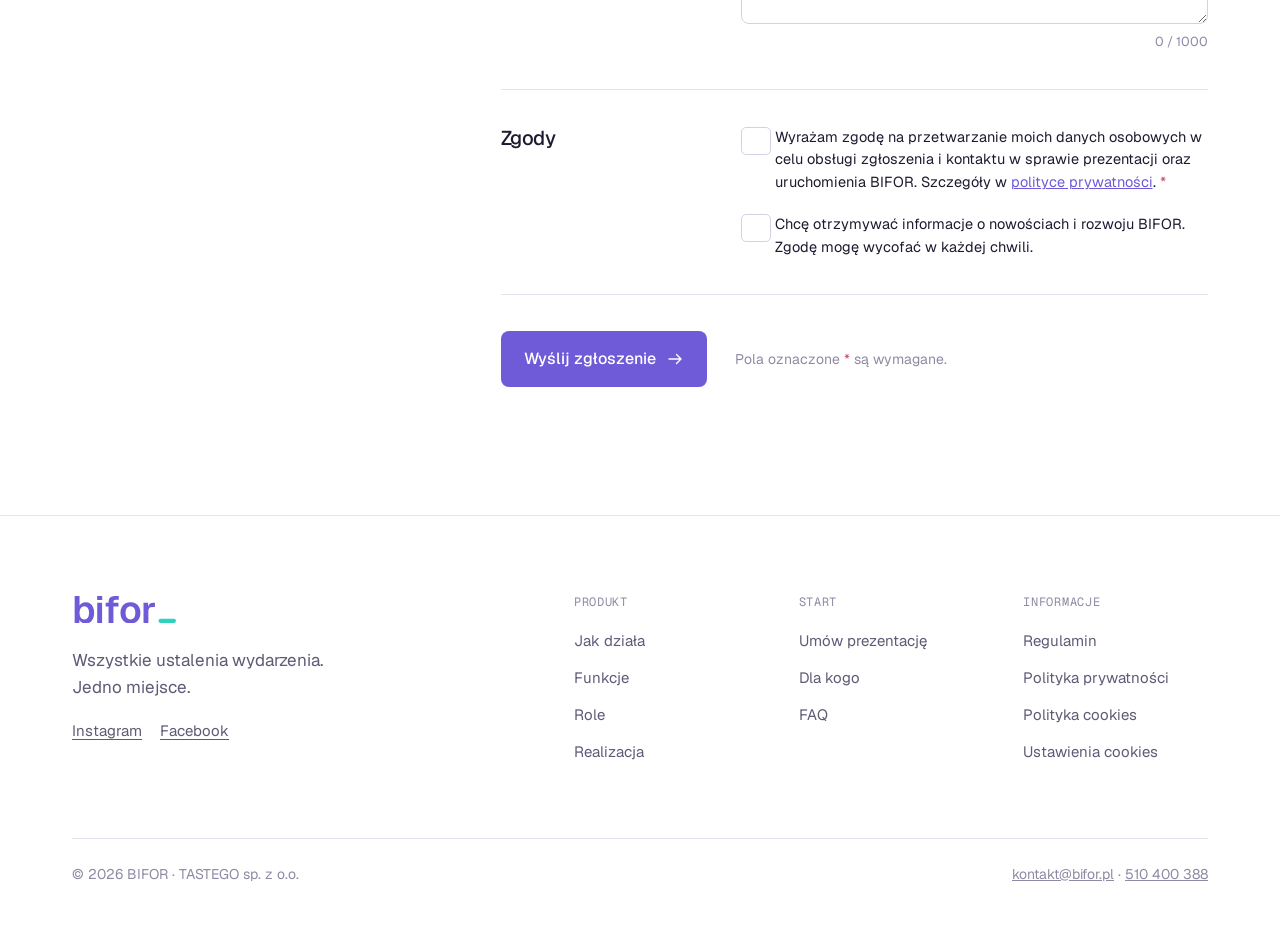
<file: dolacz.html>
<!doctype html>
<html lang="pl">
<head>
<meta charset="utf-8">
<meta name="viewport" content="width=device-width, initial-scale=1">
<link rel="canonical" href="https://bifor.pl/dolacz.html">
<meta property="og:url" content="https://bifor.pl/dolacz.html">
<title>Umów prezentację — BIFOR</title>
<meta name="description" content="Zostaw kontakt i kilka informacji o swoim obiekcie. Pokażemy BIFOR na przykładowym wydarzeniu i omówimy uruchomienie.">
<meta property="og:title" content="Umów prezentację BIFOR">
<meta property="og:image" content="https://bifor.pl/assets/img/og.png">
<meta name="twitter:card" content="summary_large_image">
<meta name="theme-color" content="#6F5BD8">
<link rel="icon" href="assets/img/logo/bifor-sygnet.svg" type="image/svg+xml">
<link rel="icon" href="assets/img/logo/bifor-ikona-192.png" type="image/png" sizes="192x192">
<link rel="apple-touch-icon" href="assets/img/logo/bifor-ikona-180.png">
<link rel="preload" href="assets/fonts/geist-latin.woff2" as="font" type="font/woff2" crossorigin>
<link rel="preload" href="assets/fonts/geist-latin-ext.woff2" as="font" type="font/woff2" crossorigin>
<link rel="stylesheet" href="assets/css/style.css?v=91c71362">
<script>document.documentElement.classList.add('js')</script>
</head>
<body>

<svg width="0" height="0" style="position:absolute" aria-hidden="true">
  <defs>
    <symbol id="i-arrow" viewBox="0 0 24 24" fill="none" stroke="currentColor" stroke-width="1.8" stroke-linecap="round" stroke-linejoin="round"><path d="M4 12h16M14 6l6 6-6 6"/></symbol>
    <symbol id="i-ok" viewBox="0 0 24 24" fill="none" stroke="currentColor" stroke-width="2.2" stroke-linecap="round" stroke-linejoin="round"><path d="M5 12.5l4.5 4.5L19 7.5"/></symbol>
  </defs>
</svg>

<a class="skip" href="#main">Przejdź do formularza</a>

<header class="nav" id="nav">
  <div class="wrap nav-in">
    <a href="./" class="logo" aria-label="BIFOR — strona główna"><img src="assets/img/logo/bifor-logo.svg" alt="BIFOR" width="104" height="27"></a>
    <nav class="nav-links" aria-label="Główna nawigacja">
      <a href="./#jak-dziala">Jak działa</a>
      <a href="./#funkcje">Funkcje</a>
      <a href="./#role">Role</a>
      <a href="./#doswiadczenie">Doświadczenie</a>
      <a href="./#faq">FAQ</a>
    </nav>
    <div class="nav-end">
      <a class="btn btn-line btn-sm" href="./">Wróć na stronę główną</a>
      <button class="burger" type="button" aria-expanded="false" aria-controls="mnav" aria-label="Otwórz menu"><span></span><span></span></button>
    </div>
  </div>
  <nav class="mnav" id="mnav" hidden aria-label="Menu mobilne">
    <a href="./#jak-dziala">Jak działa</a>
    <a href="./#funkcje">Funkcje</a>
    <a href="./#role">Role</a>
    <a href="./#doswiadczenie">Doświadczenie</a>
    <a href="./#faq">FAQ</a>
  </nav>
</header>

<main id="main" class="join">
  <div class="wrap join-grid">

    <aside class="join-aside">
      <h1 class="rv">Umów prezentację</h1>
      <p class="lead rv" style="--d:1">Zostaw kontakt i kilka informacji o swoim obiekcie. Odezwiemy się, pokażemy program na przykładowym wydarzeniu i omówimy uruchomienie.</p>
      <ol class="next rv" style="--d:2">
        <li><div>Wypełniasz formularz<small>wystarczą imię, nazwa obiektu i e-mail</small></div></li>
        <li><div>Umawiamy prezentację<small>pokazujemy program i odpowiadamy na pytania</small></div></li>
        <li><div>Uruchamiamy BIFOR<small>konfiguracja sal, menu, cenników i zasad pracy</small></div></li>
      </ol>
      <p class="cta-direct rv" style="--d:3">Wolisz porozmawiać? Zadzwoń: <a href="tel:+48510400388" data-track="phone_click" data-place="join">510 400 388</a> albo napisz: <a href="mailto:kontakt@bifor.pl" data-track="email_click" data-place="join">kontakt@bifor.pl</a></p>
      <div class="ph rv" style="--d:3"><img src="assets/img/avocado/sala-plenerowa.webp" alt="Sala plenerowa Restauracji Avocado z nakrytymi stołami" width="1400" height="933"></div>
    </aside>

    <div>
      <form class="form" id="joinForm" novalidate>
        <!-- antyspam: pole-pułapka i czas wypełniania -->
        <div class="hp" aria-hidden="true">
          <label for="company_website">Nie wypełniaj tego pola</label>
          <input type="text" id="company_website" name="company_website" tabindex="-1" autocomplete="off">
        </div>
        <input type="hidden" name="utm_source" id="utm_source">
        <input type="hidden" name="utm_medium" id="utm_medium">
        <input type="hidden" name="utm_campaign" id="utm_campaign">
        <input type="hidden" name="utm_content" id="utm_content">
        <input type="hidden" name="referrer" id="referrer">
        <input type="hidden" name="landing_page" id="landing_page">

        <fieldset class="fs">
          <legend class="fs-h">Dane osoby<small>Z kim mamy się skontaktować?</small></legend>
          <div class="fs-body">
            <div class="f"><label for="first_name">Imię <span class="req" aria-hidden="true">*</span></label><input id="first_name" name="first_name" autocomplete="given-name" required maxlength="60"><span class="err" id="first_name-err">Podaj imię.</span></div>
            <div class="f"><label for="last_name">Nazwisko <span class="req" aria-hidden="true">*</span></label><input id="last_name" name="last_name" autocomplete="family-name" required maxlength="80"><span class="err" id="last_name-err">Podaj nazwisko.</span></div>
            <div class="f"><label for="email">E-mail <span class="req" aria-hidden="true">*</span></label><input id="email" name="email" type="email" autocomplete="email" inputmode="email" required maxlength="120" placeholder="anna@twojlokal.pl"><span class="err" id="email-err">Podaj poprawny adres e-mail, np. anna@twojlokal.pl.</span></div>
            <div class="f"><label for="phone">Telefon <span class="opt">(opcjonalnie)</span></label><input id="phone" name="phone" type="tel" autocomplete="tel" inputmode="tel" maxlength="20" placeholder="500 600 700"><span class="err" id="phone-err">Wpisz co najmniej 9 cyfr albo zostaw pole puste.</span></div>
          </div>
        </fieldset>

        <fieldset class="fs">
          <legend class="fs-h">Rola<small>Opcjonalnie. Co najlepiej opisuje Twoją pracę?</small></legend>
          <div class="fs-body">
            <div class="f full" id="role-field">
              <span class="lbl" id="role-lbl">Twoja rola <span class="opt">(opcjonalnie)</span></span>
              <div class="radios" role="radiogroup" aria-labelledby="role-lbl">
                <div class="radio"><input type="radio" name="role" id="r1" value="wlasciciel_obiektu"><label for="r1">Właściciel / właścicielka obiektu</label></div>
                <div class="radio"><input type="radio" name="role" id="r2" value="manager"><label for="r2">Manager / managerka</label></div>
                <div class="radio"><input type="radio" name="role" id="r4" value="event_manager"><label for="r4">Event manager</label></div>
                <div class="radio"><input type="radio" name="role" id="r5" value="sprzedaz_organizacja"><label for="r5">Sprzedaż / organizacja wydarzeń</label></div>
                <div class="radio"><input type="radio" name="role" id="r6" value="agencja_eventowa"><label for="r6">Agencja eventowa</label></div>
                <div class="radio"><input type="radio" name="role" id="r7" value="uslugodawca"><label for="r7">Usługodawca</label></div>
                <div class="radio"><input type="radio" name="role" id="r8" value="inne"><label for="r8">Inne</label></div>
              </div>
              <span class="err" id="role-err">Wybierz rolę, która najlepiej Cię opisuje.</span>
            </div>
          </div>
        </fieldset>

        <fieldset class="fs">
          <legend class="fs-h">Organizacja<small>Wystarczy nazwa. Adres możesz podać później.</small></legend>
          <div class="fs-body">
            <div class="f full"><label for="company">Nazwa firmy / lokalu <span class="req" aria-hidden="true">*</span></label><input id="company" name="company" autocomplete="organization" required maxlength="120"><span class="err" id="company-err">Podaj nazwę firmy lub lokalu.</span></div>
            <div class="f full"><label for="street">Ulica i numer <span class="opt">(opcjonalnie)</span></label><input id="street" name="street" autocomplete="address-line1" maxlength="120"><span class="err" id="street-err">Podaj ulicę i numer.</span></div>
          </div>
          <div class="fs-body zip">
            <div class="f"><label for="postal_code">Kod pocztowy <span class="opt">(opcjonalnie)</span></label><input id="postal_code" name="postal_code" autocomplete="postal-code" inputmode="numeric" maxlength="6" placeholder="00-000"><span class="err" id="postal_code-err">Wpisz kod w formacie 00-000 albo zostaw pole puste.</span></div>
            <div class="f"><label for="city">Miasto <span class="opt">(opcjonalnie)</span></label><input id="city" name="city" autocomplete="address-level2" maxlength="80"><span class="err" id="city-err">Podaj miasto.</span></div>
          </div>
        </fieldset>

        <fieldset class="fs">
          <legend class="fs-h">Dodatkowo<small>Opcjonalnie — pomoże nam lepiej przygotować rozmowę.</small></legend>
          <div class="fs-body">
            <div class="f"><label for="website">Strona internetowa <span class="opt">(opcjonalnie)</span></label><input id="website" name="website" autocomplete="url" inputmode="url" maxlength="200" placeholder="twojlokal.pl"><span class="err" id="website-err">Wpisz adres strony, np. twojlokal.pl.</span></div>
            <div class="f"><label for="social">Instagram / Facebook <span class="opt">(opcjonalnie)</span></label><input id="social" name="social" maxlength="200" placeholder="@twojlokal"></div>
            <div class="f full"><label for="events_per_year">Liczba organizowanych wydarzeń rocznie <span class="opt">(opcjonalnie)</span></label>
              <select id="events_per_year" name="events_per_year">
                <option value="">Wybierz</option>
                <option value="do_20">do 20</option>
                <option value="21_50">21–50</option>
                <option value="51_100">51–100</option>
                <option value="101_200">101–200</option>
                <option value="200_plus">powyżej 200</option>
              </select>
            </div>
            <div class="f full"><label for="message">Dodatkowa wiadomość <span class="opt">(opcjonalnie)</span></label><textarea id="message" name="message" maxlength="1000" placeholder="Np. ile macie sal, jakie wydarzenia organizujecie najczęściej, czego dziś najbardziej brakuje."></textarea><span class="hint"><span></span><span id="msgCount">0 / 1000</span></span></div>
          </div>
        </fieldset>

        <fieldset class="fs">
          <legend class="fs-h">Zgody</legend>
          <div class="fs-body">
            <div class="f full" id="consent-field">
              <label class="consent"><input type="checkbox" id="consent_rodo" name="consent_rodo" required aria-describedby="consent_rodo-err"><span>Wyrażam zgodę na przetwarzanie moich danych osobowych w celu obsługi zgłoszenia i kontaktu w sprawie prezentacji oraz uruchomienia BIFOR. Szczegóły w <a href="polityka-prywatnosci.html" target="_blank" rel="noopener">polityce prywatności</a>. <span class="req" aria-hidden="true">*</span></span></label>
              <span class="err" id="consent_rodo-err">Ta zgoda jest potrzebna, abyśmy mogli odpowiedzieć na zgłoszenie.</span>
            </div>
            <div class="f full">
              <label class="consent"><input type="checkbox" id="consent_marketing" name="consent_marketing"><span>Chcę otrzymywać informacje o nowościach i rozwoju BIFOR. Zgodę mogę wycofać w każdej chwili.</span></label>
            </div>
          </div>
        </fieldset>

        <div class="form-end">
          <button class="btn btn-primary" type="submit" id="submitBtn"><span class="spin" aria-hidden="true"></span><span id="submitLbl">Wyślij zgłoszenie</span><svg><use href="#i-arrow"/></svg></button>
          <p>Pola oznaczone <span style="color:var(--crit)">*</span> są wymagane.</p>
        </div>
        <div class="alert" id="formAlert" role="alert" hidden></div>
      </form>

      <div class="done" id="done" hidden tabindex="-1">
        <div class="ok"><svg><use href="#i-ok"/></svg></div>
        <h2>Dziękujemy. Mamy Twoje zgłoszenie.</h2>
        <p>Odezwiemy się, żeby umówić prezentację BIFOR. Jeśli wolisz nie czekać, zadzwoń: <a href="tel:+48510400388">510 400 388</a>.</p>
        <p class="demo-note" id="demoNote" hidden>Podgląd strony: to zgłoszenie nie zostało nigdzie wysłane. Wysyłka działa na bifor.pl.</p>
        <div class="cta-row"><a class="btn btn-line" href="./">Wróć na stronę główną</a></div>
      </div>
    </div>

  </div>
</main>

<footer class="ft">
  <div class="wrap">
    <div class="ft-grid">
      <div class="ft-brand">
        <a href="./" class="logo" aria-label="BIFOR — strona główna"><img src="assets/img/logo/bifor-logo.svg" alt="BIFOR" width="104" height="27"></a>
        <p>Wszystkie ustalenia wydarzenia. Jedno miejsce.</p>
        <p class="ft-social"><a href="https://www.instagram.com/bifor.pl/" target="_blank" rel="noopener">Instagram</a><a href="https://www.facebook.com/biforpl" target="_blank" rel="noopener">Facebook</a></p>
      </div>
      <div><h4>Produkt</h4><ul><li><a href="./#jak-dziala">Jak działa</a></li><li><a href="./#funkcje">Funkcje</a></li><li><a href="./#role">Role</a></li><li><a href="./#realizacja">Realizacja</a></li></ul></div>
      <div><h4>Start</h4><ul><li><a href="dolacz.html">Umów prezentację</a></li><li><a href="./#dla-kogo">Dla kogo</a></li><li><a href="./#faq">FAQ</a></li></ul></div>
      <div><h4>Informacje</h4><ul><li><a href="regulamin.html">Regulamin</a></li><li><a href="polityka-prywatnosci.html">Polityka prywatności</a></li><li><a href="polityka-prywatnosci.html#cookies">Polityka cookies</a></li><li><a href="#" data-consent-open>Ustawienia cookies</a></li></ul></div>
    </div>
    <div class="ft-bottom"><span>© 2026 BIFOR · TASTEGO sp. z o.o.</span><span><a href="mailto:kontakt@bifor.pl">kontakt@bifor.pl</a> · <a href="tel:+48510400388">510 400 388</a></span></div>
  </div>
</footer>

<script src="assets/js/main.js?v=ab9a186c"></script>
<script src="assets/js/form.js?v=72409450"></script>
<script src="assets/js/consent.js?v=7f1579ca"></script>
</body>
</html>
</file>
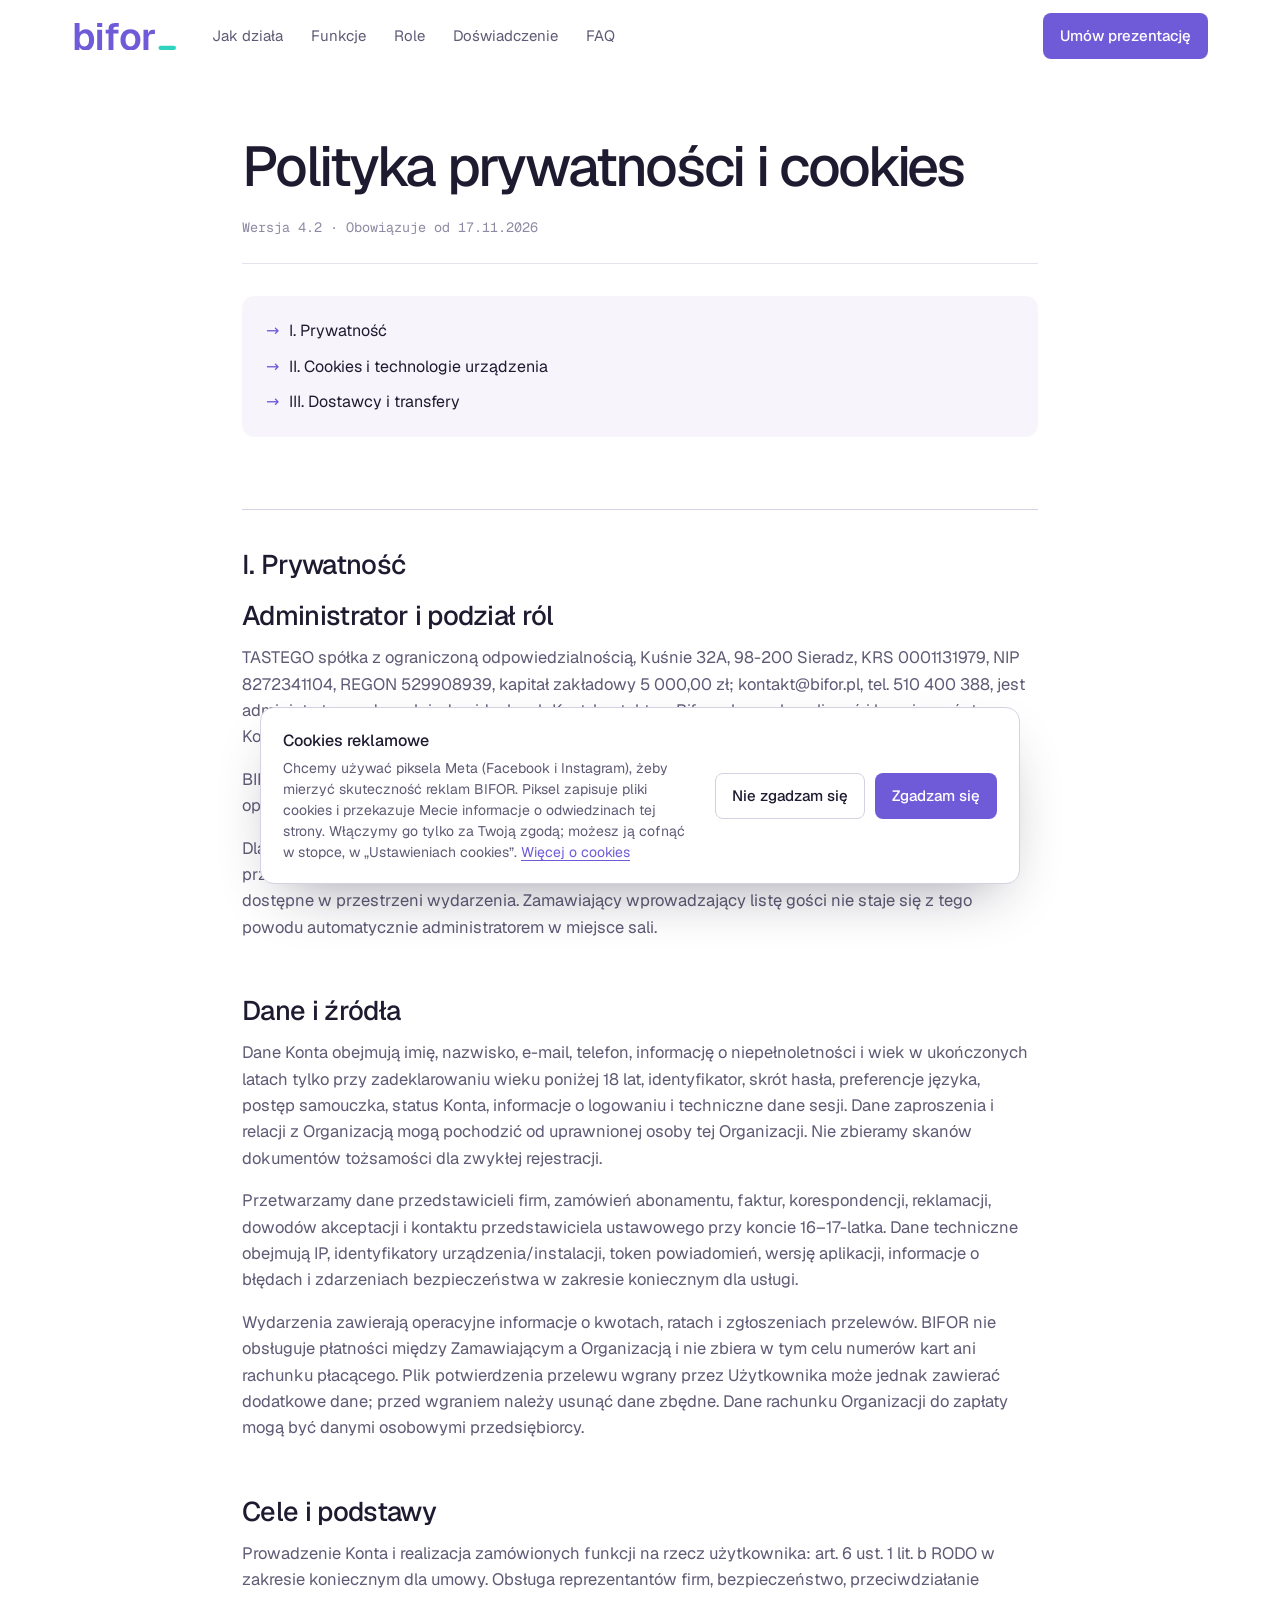
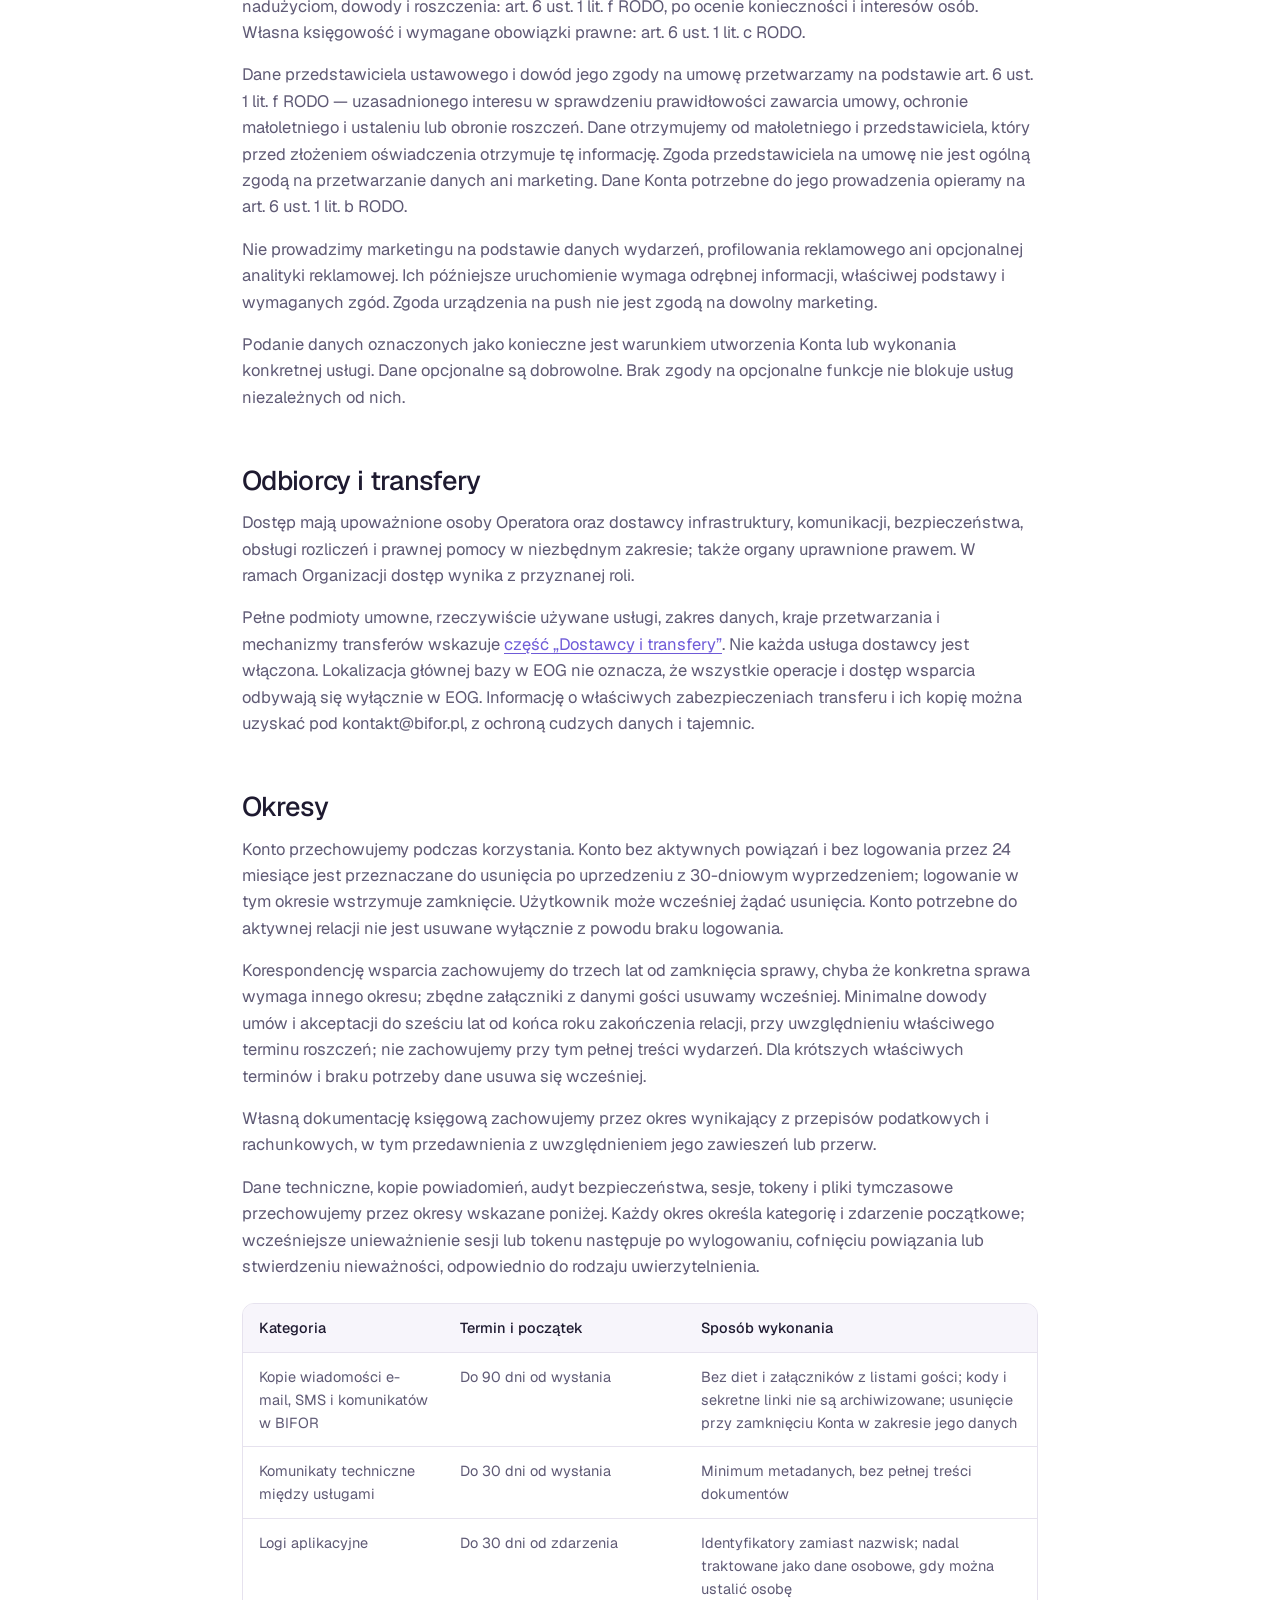
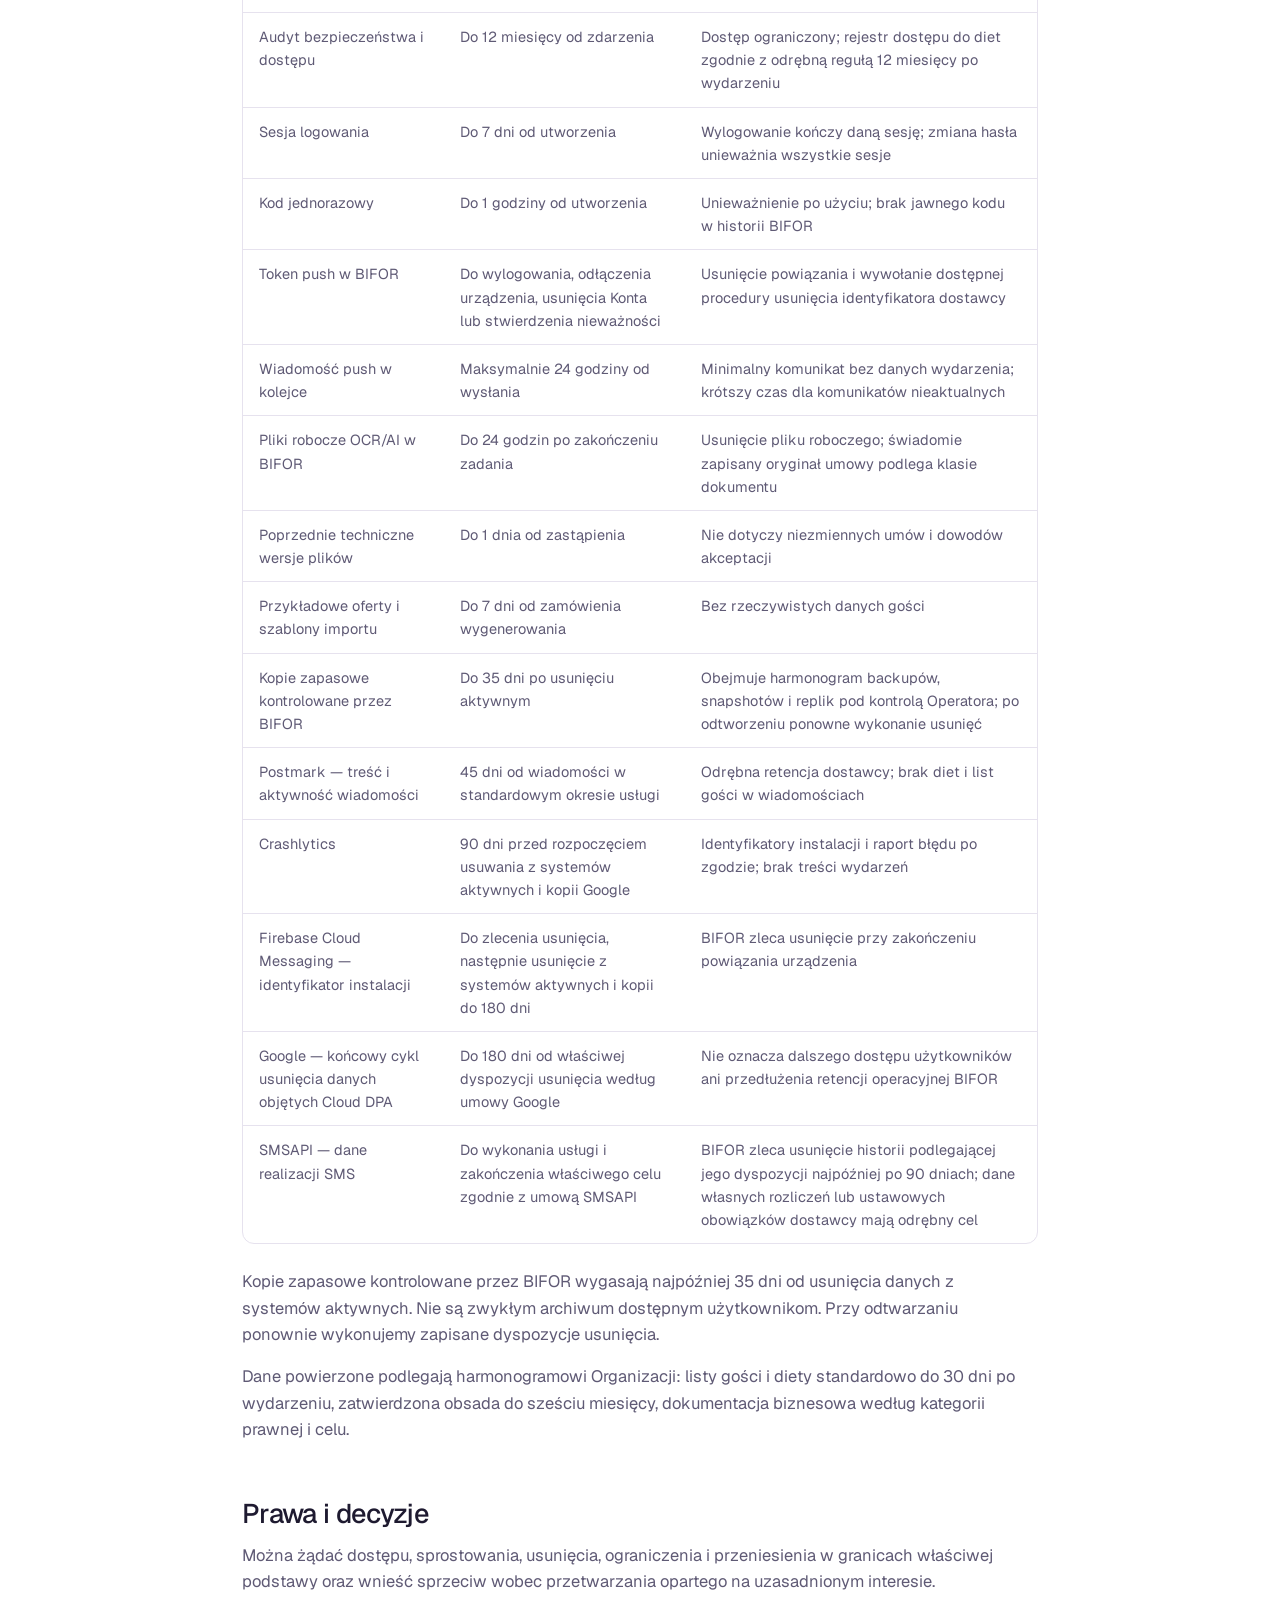
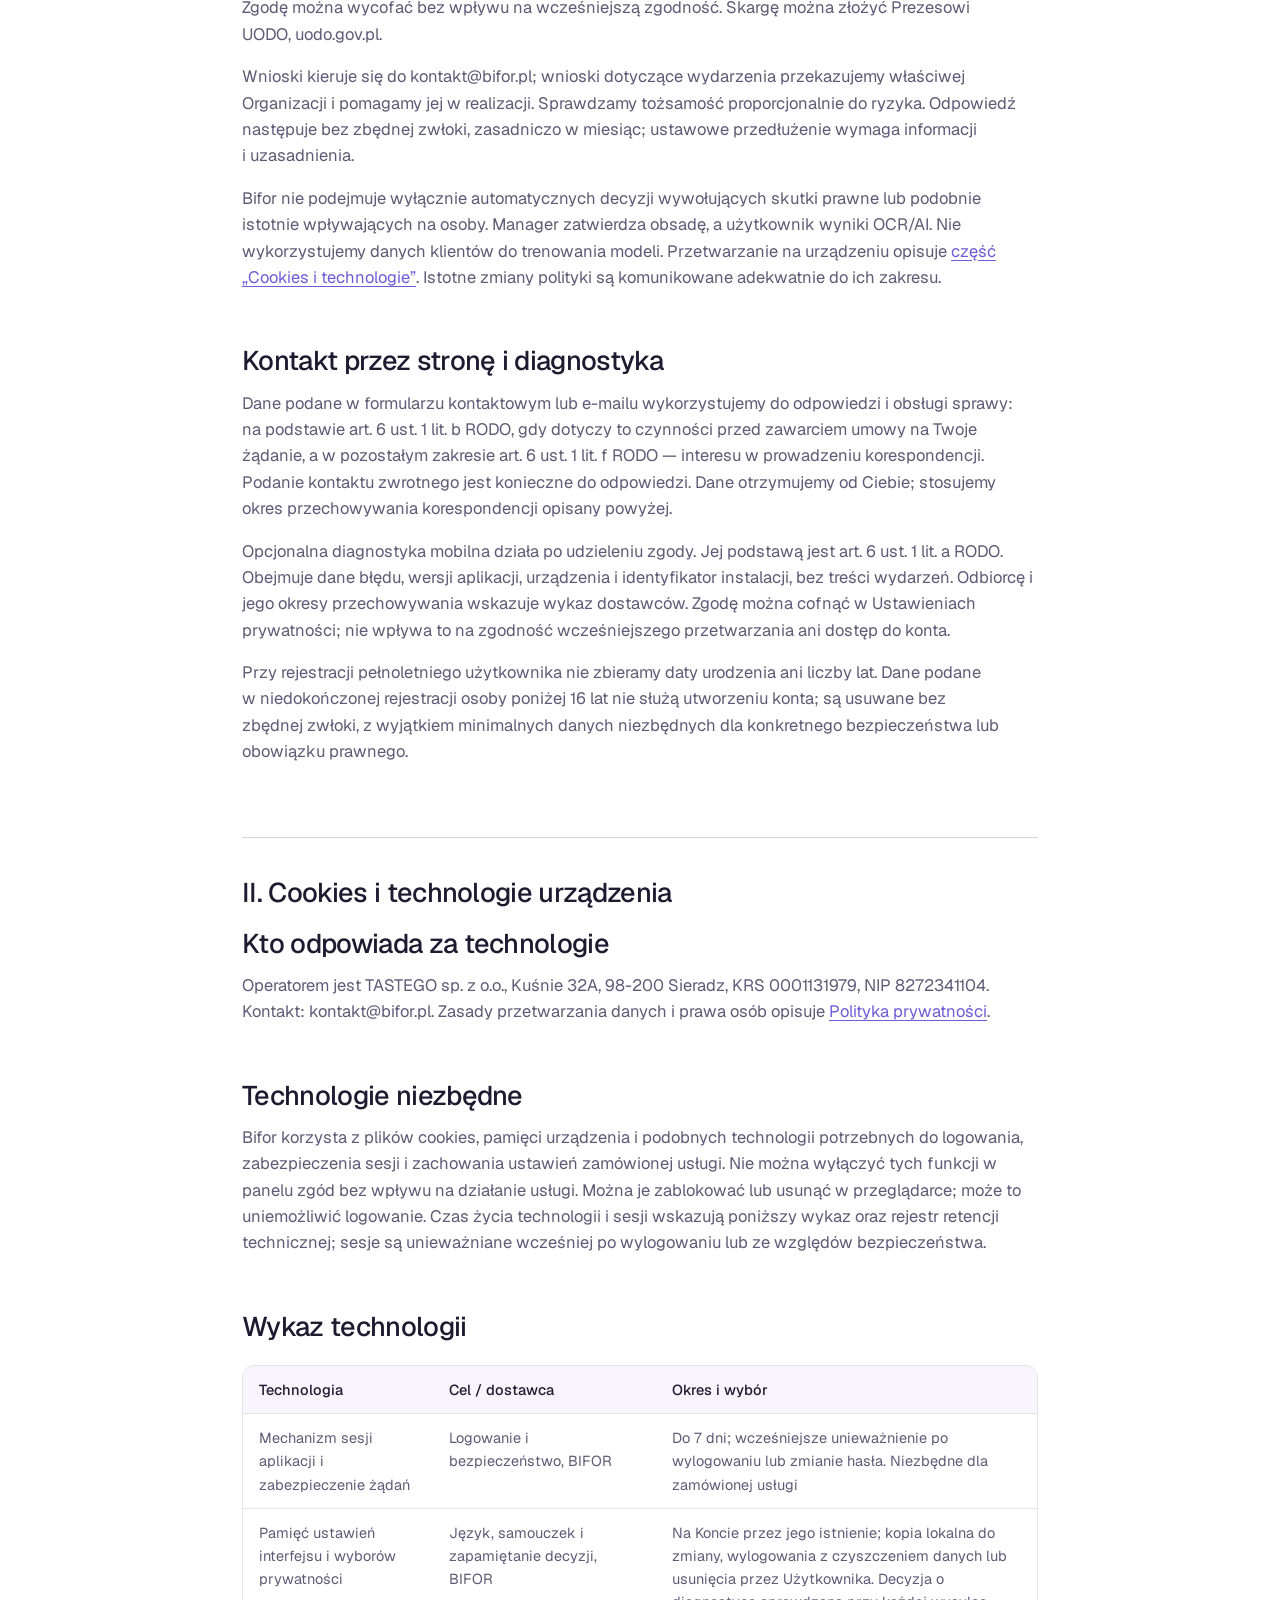
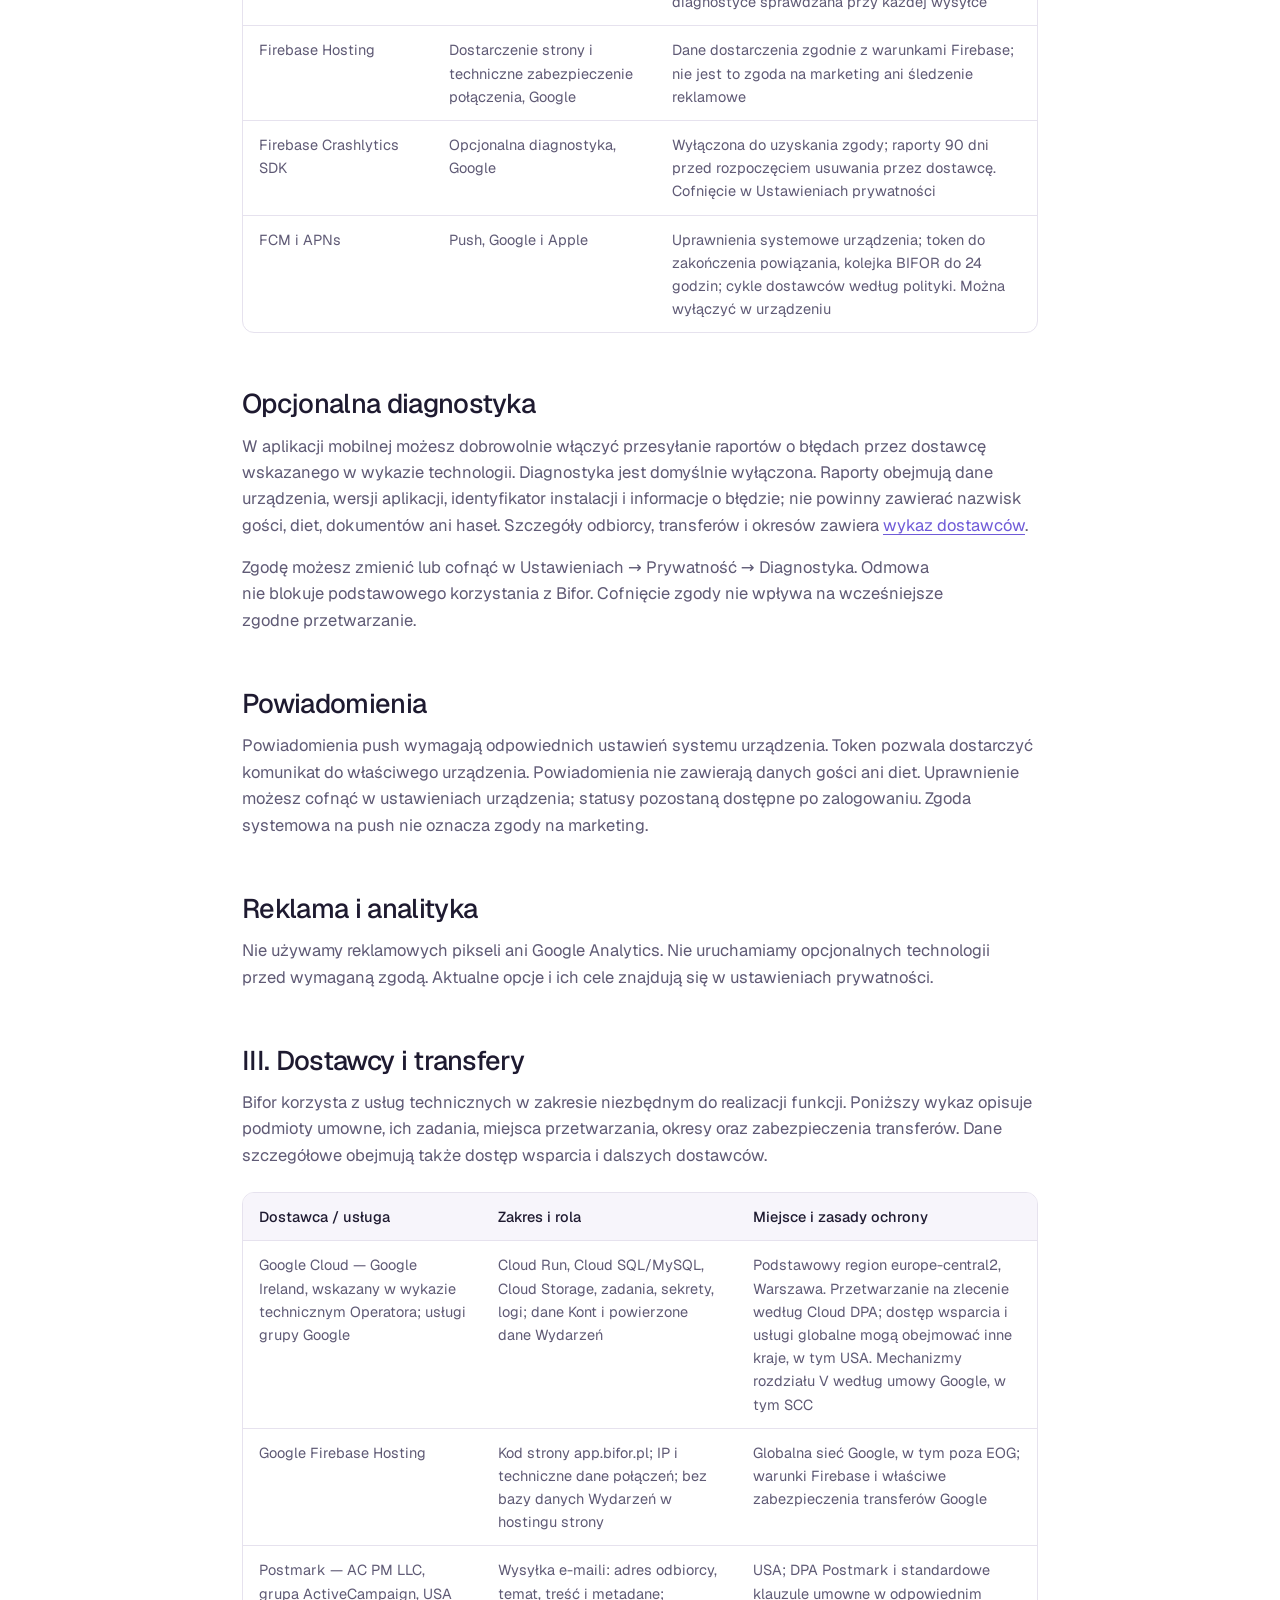
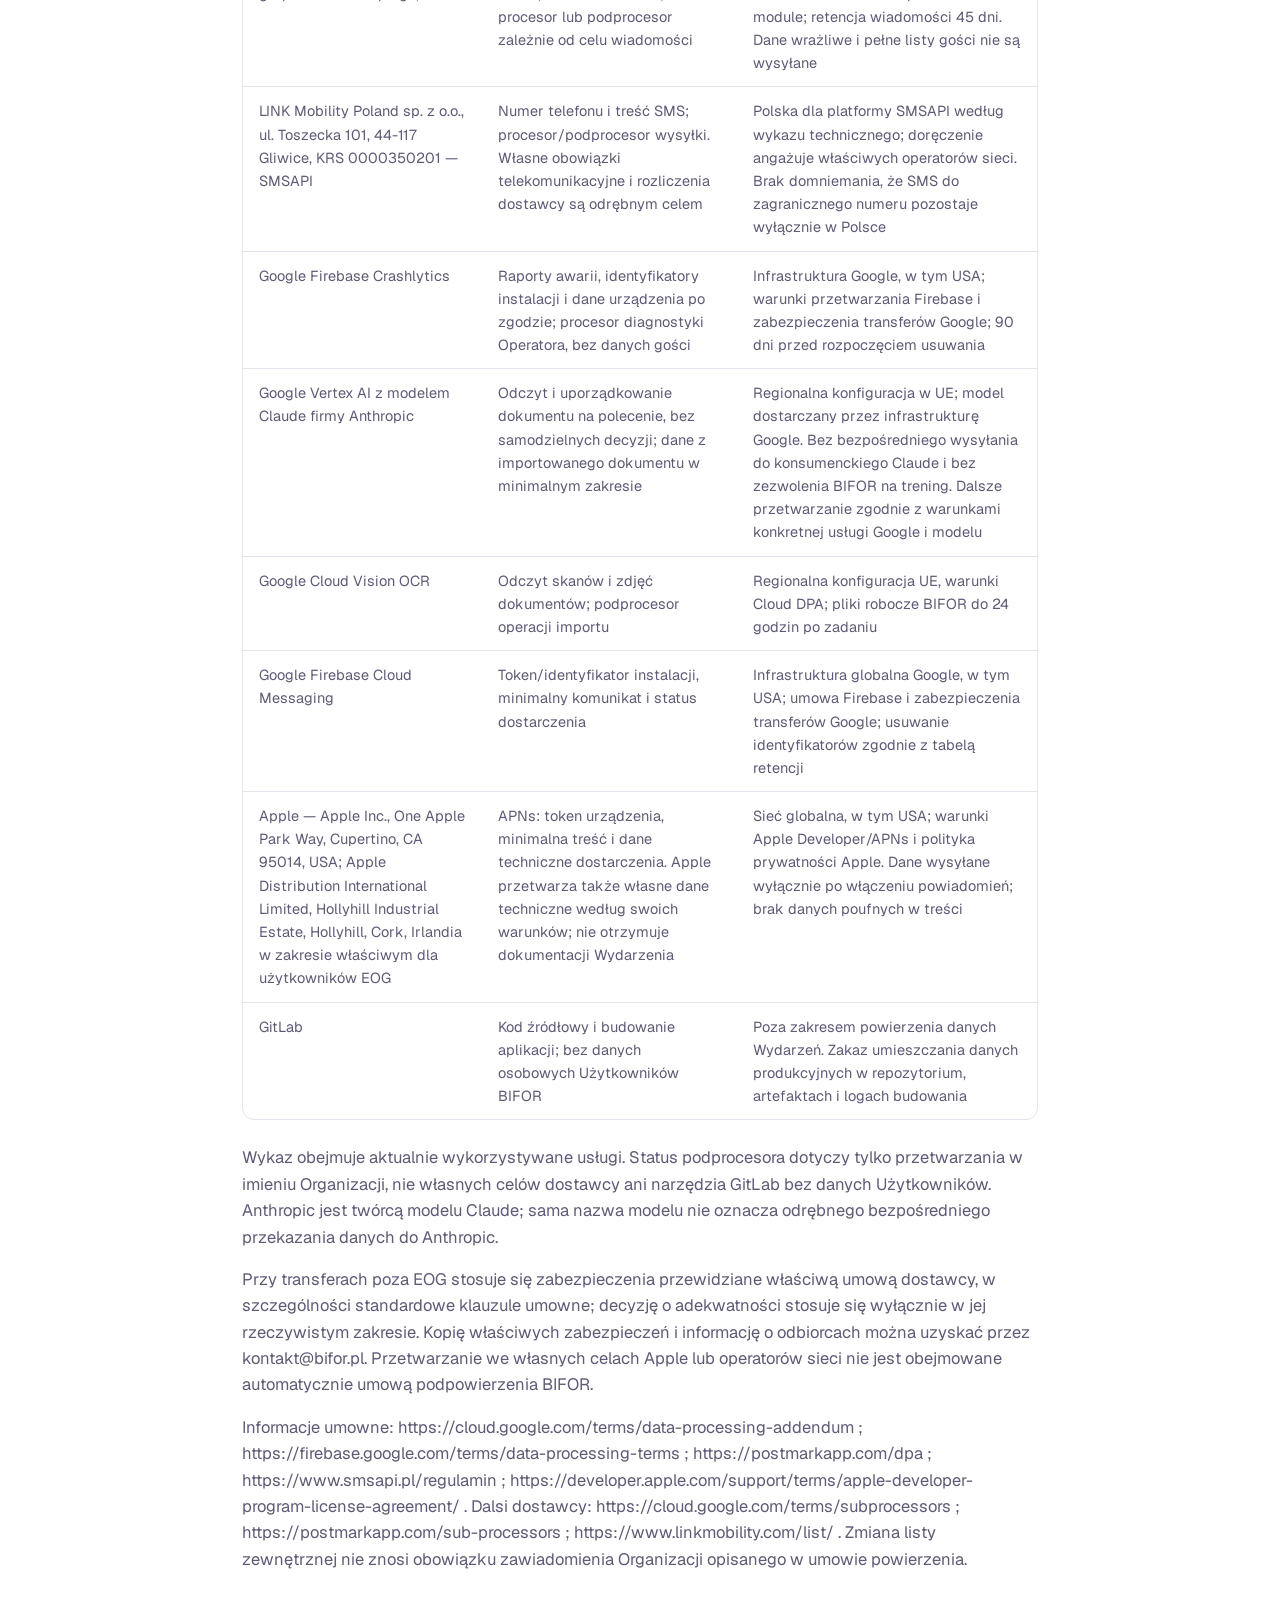
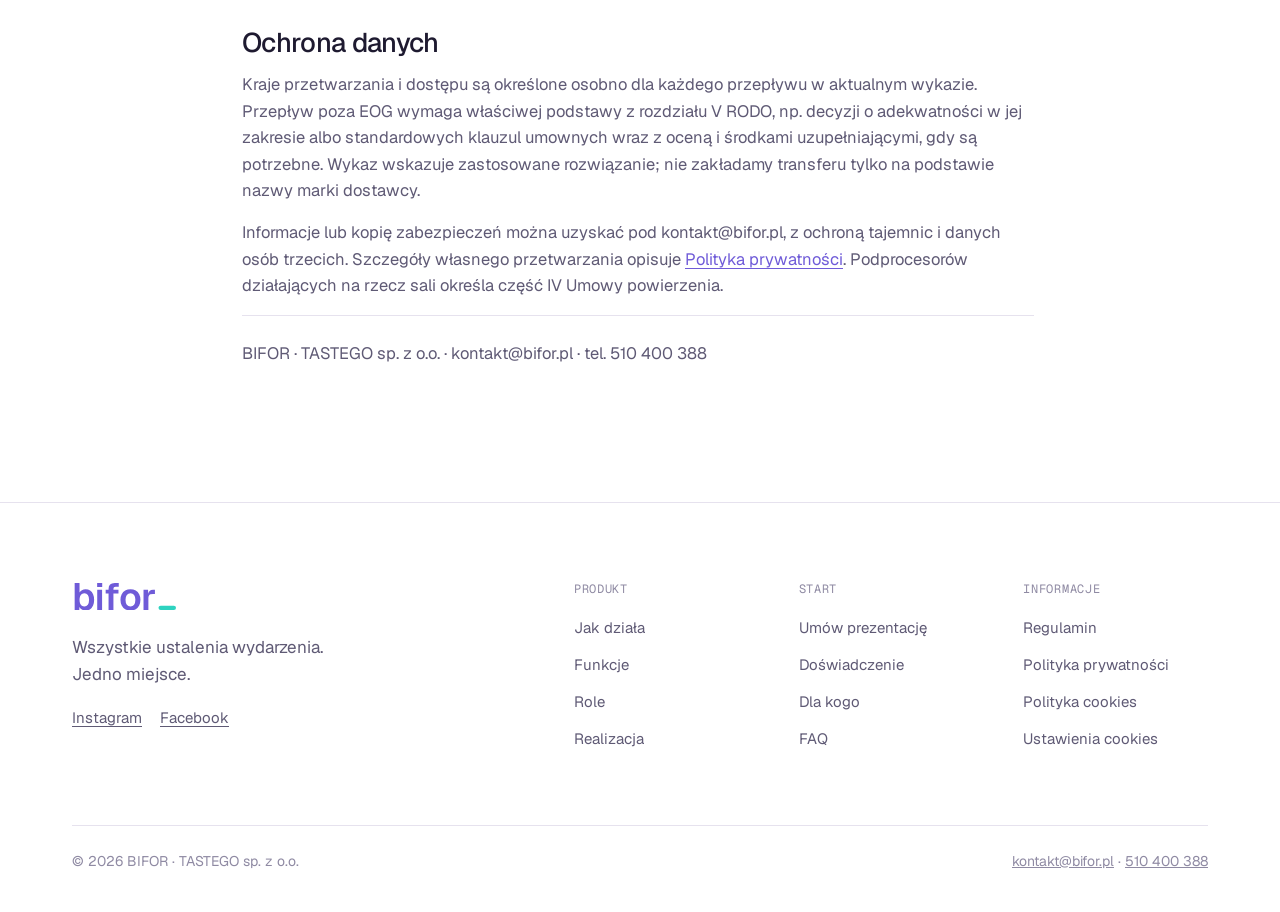
<file: polityka-cookies.html>
<!doctype html>
<html lang="pl">
<head>
<meta charset="utf-8">
<meta name="viewport" content="width=device-width, initial-scale=1">
<meta name="robots" content="noindex, nofollow">
<title>Polityka cookies — BIFOR</title>
<link rel="canonical" href="polityka-prywatnosci.html#cookies">
<meta http-equiv="refresh" content="0; url=polityka-prywatnosci.html#cookies">
<link rel="icon" href="assets/img/logo/bifor-sygnet.svg" type="image/svg+xml">
<link rel="stylesheet" href="assets/css/style.css?v=91c71362">
</head>
<body>
<main class="legal"><div class="wrap">
  <h1 class="legal-h1">Polityka cookies</h1>
  <p>Cookies opisuje wspólny dokument razem z polityką prywatności.</p>
  <p><a class="link" href="polityka-prywatnosci.html#cookies">Przejdź do części „Cookies i technologie urządzenia”</a></p>
</div></main>
<script>location.replace("polityka-prywatnosci.html#cookies");</script>
</body>
</html>
</file>
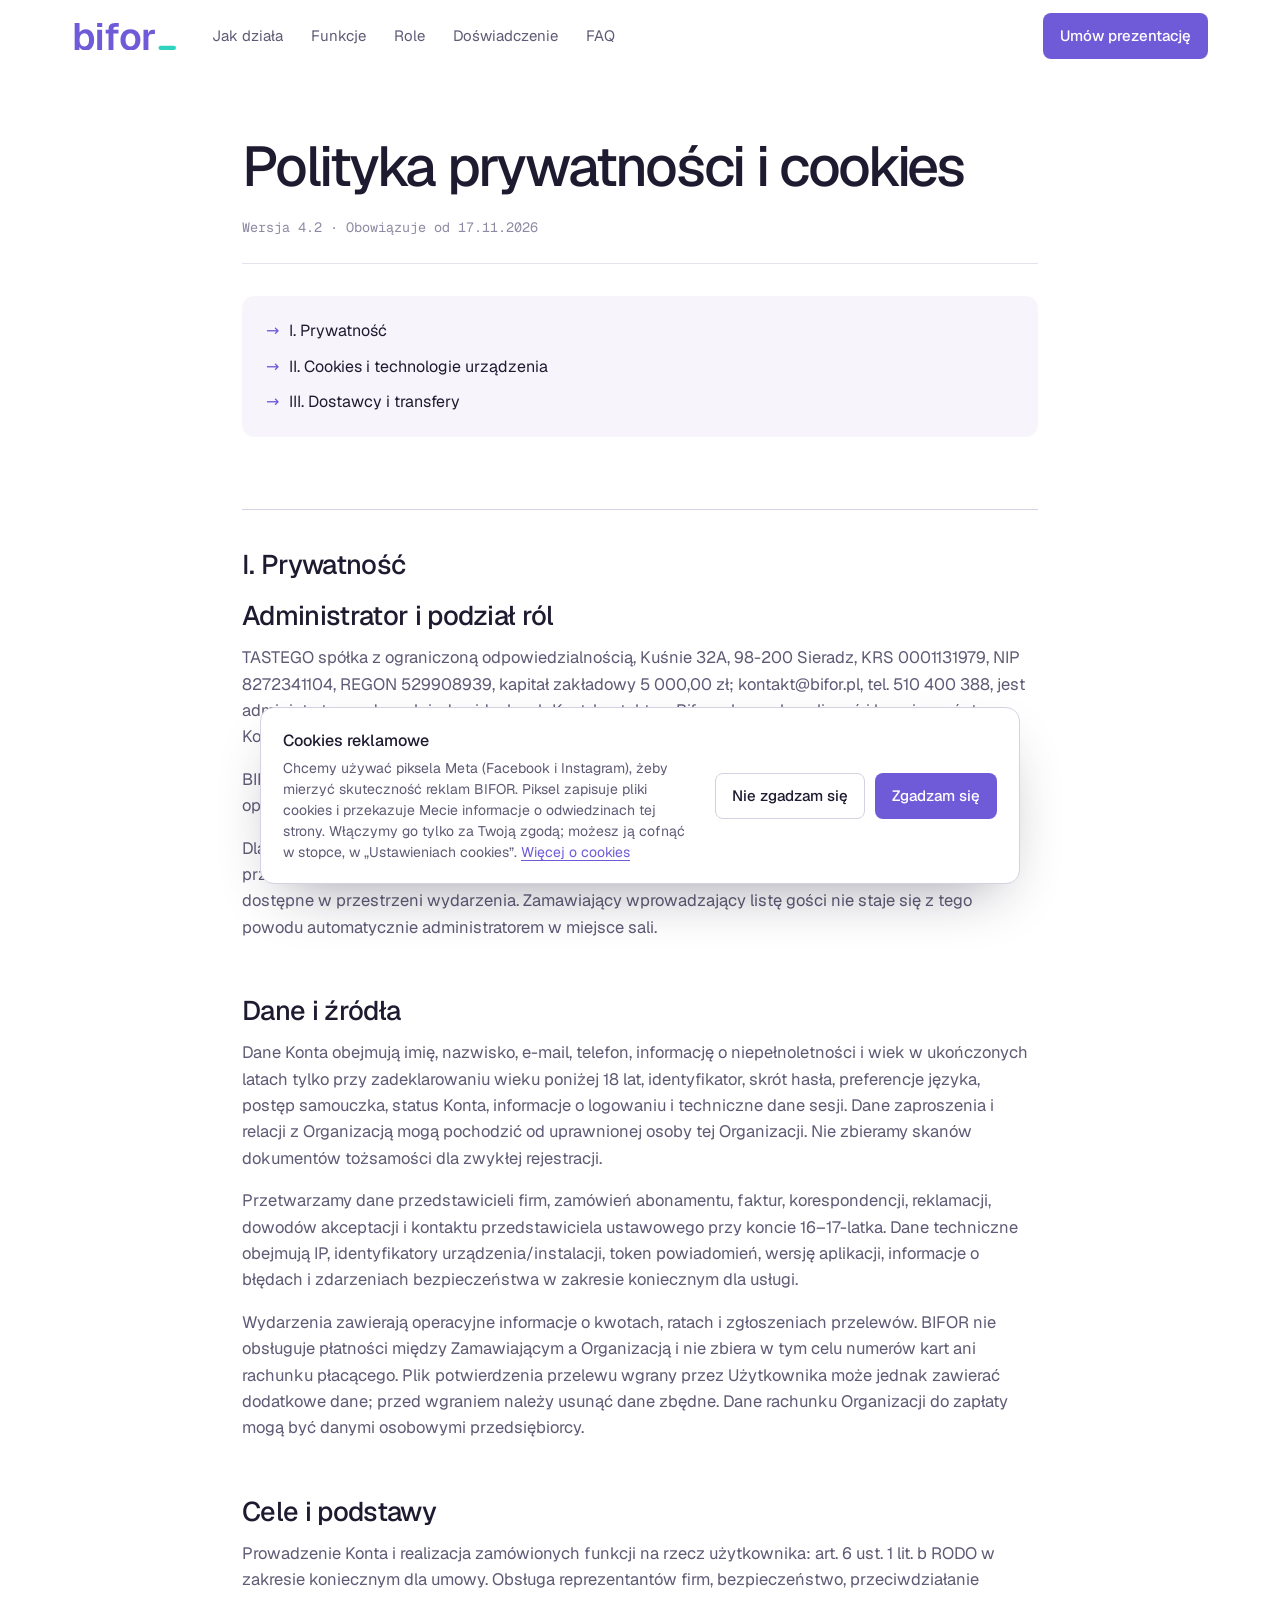
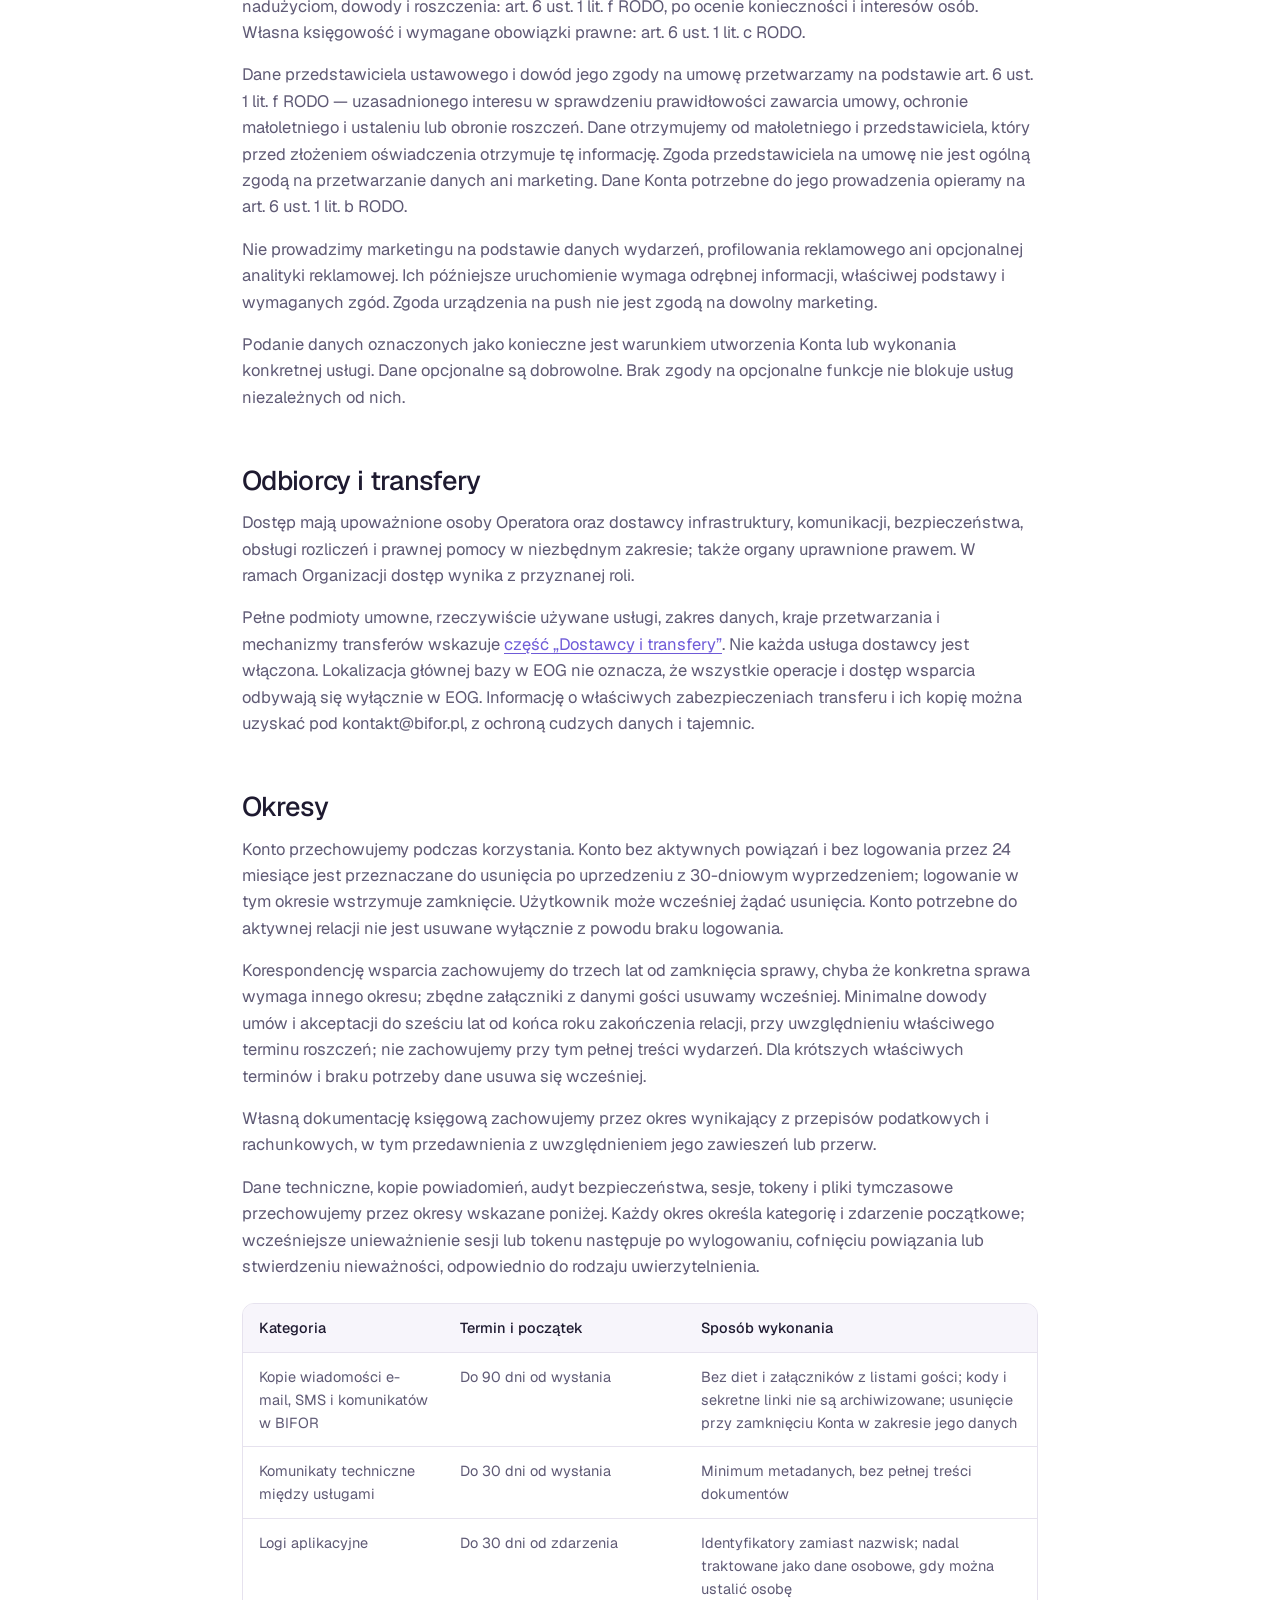
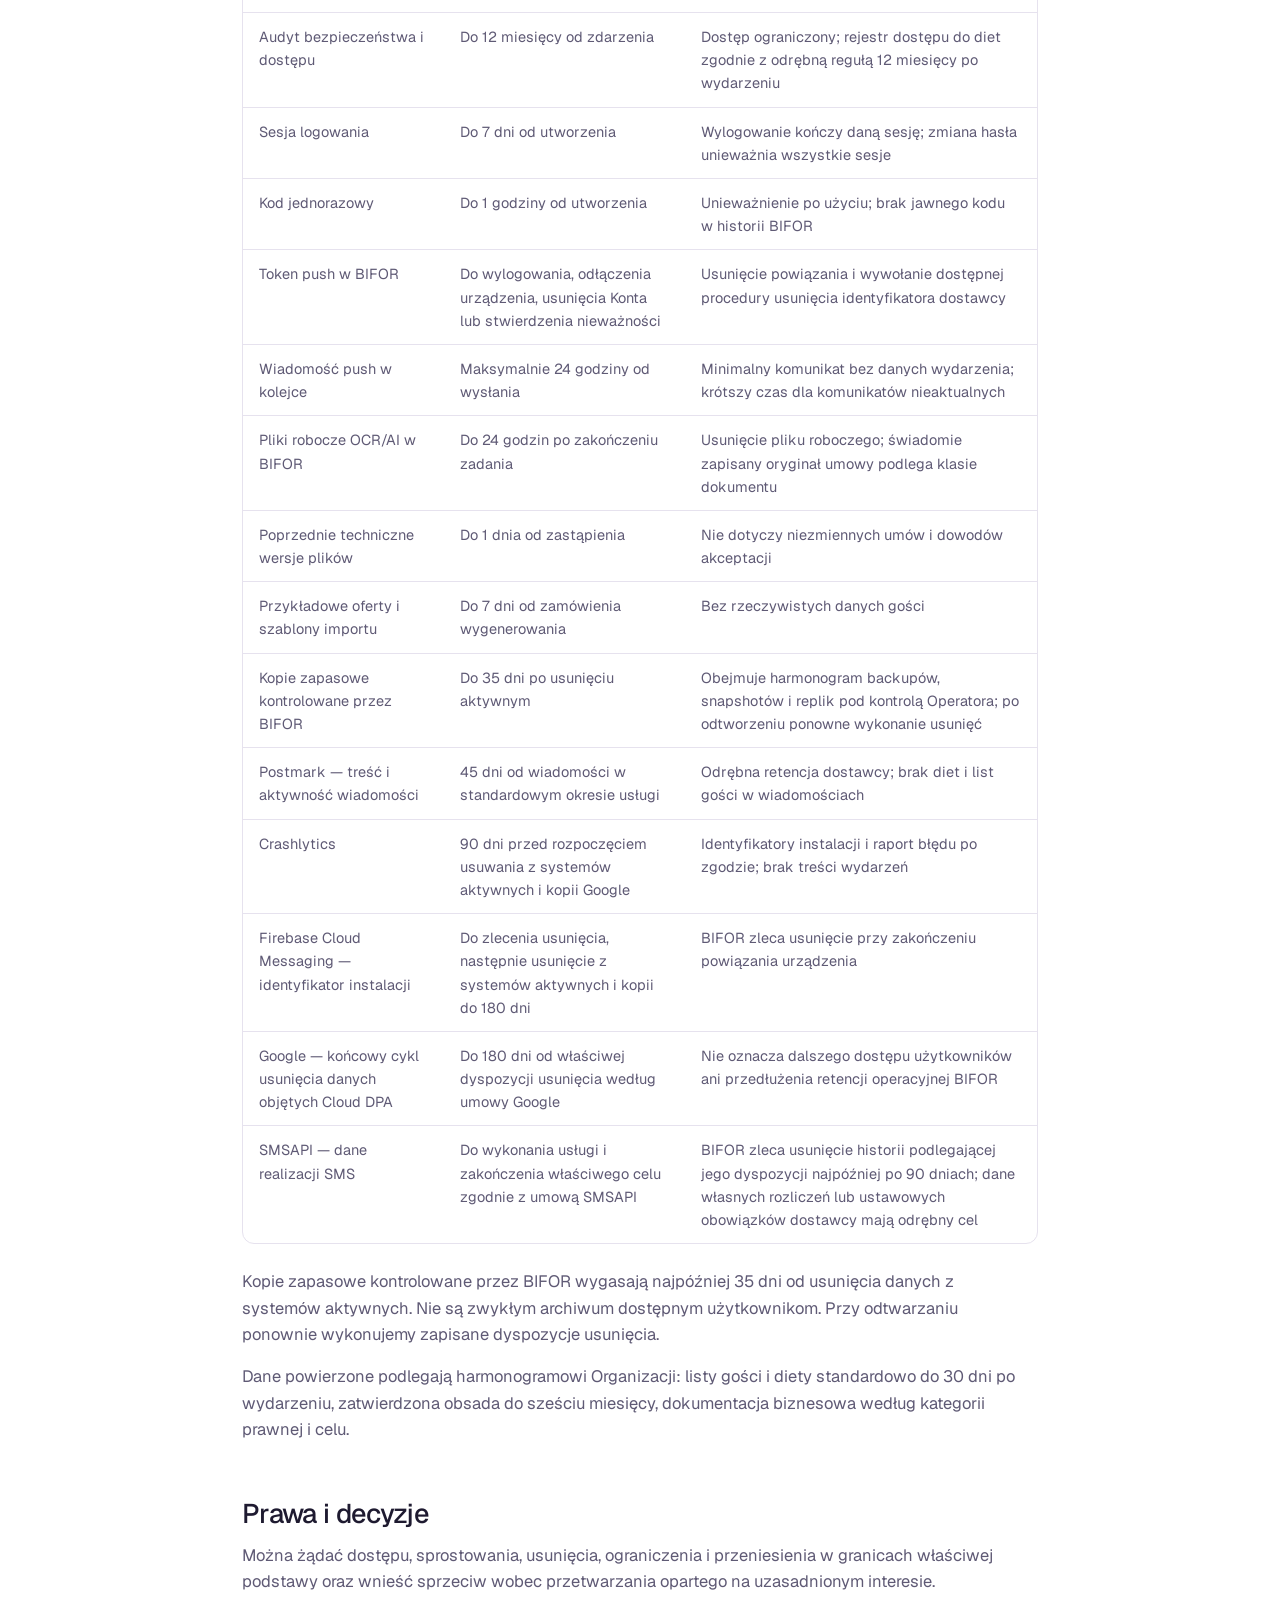
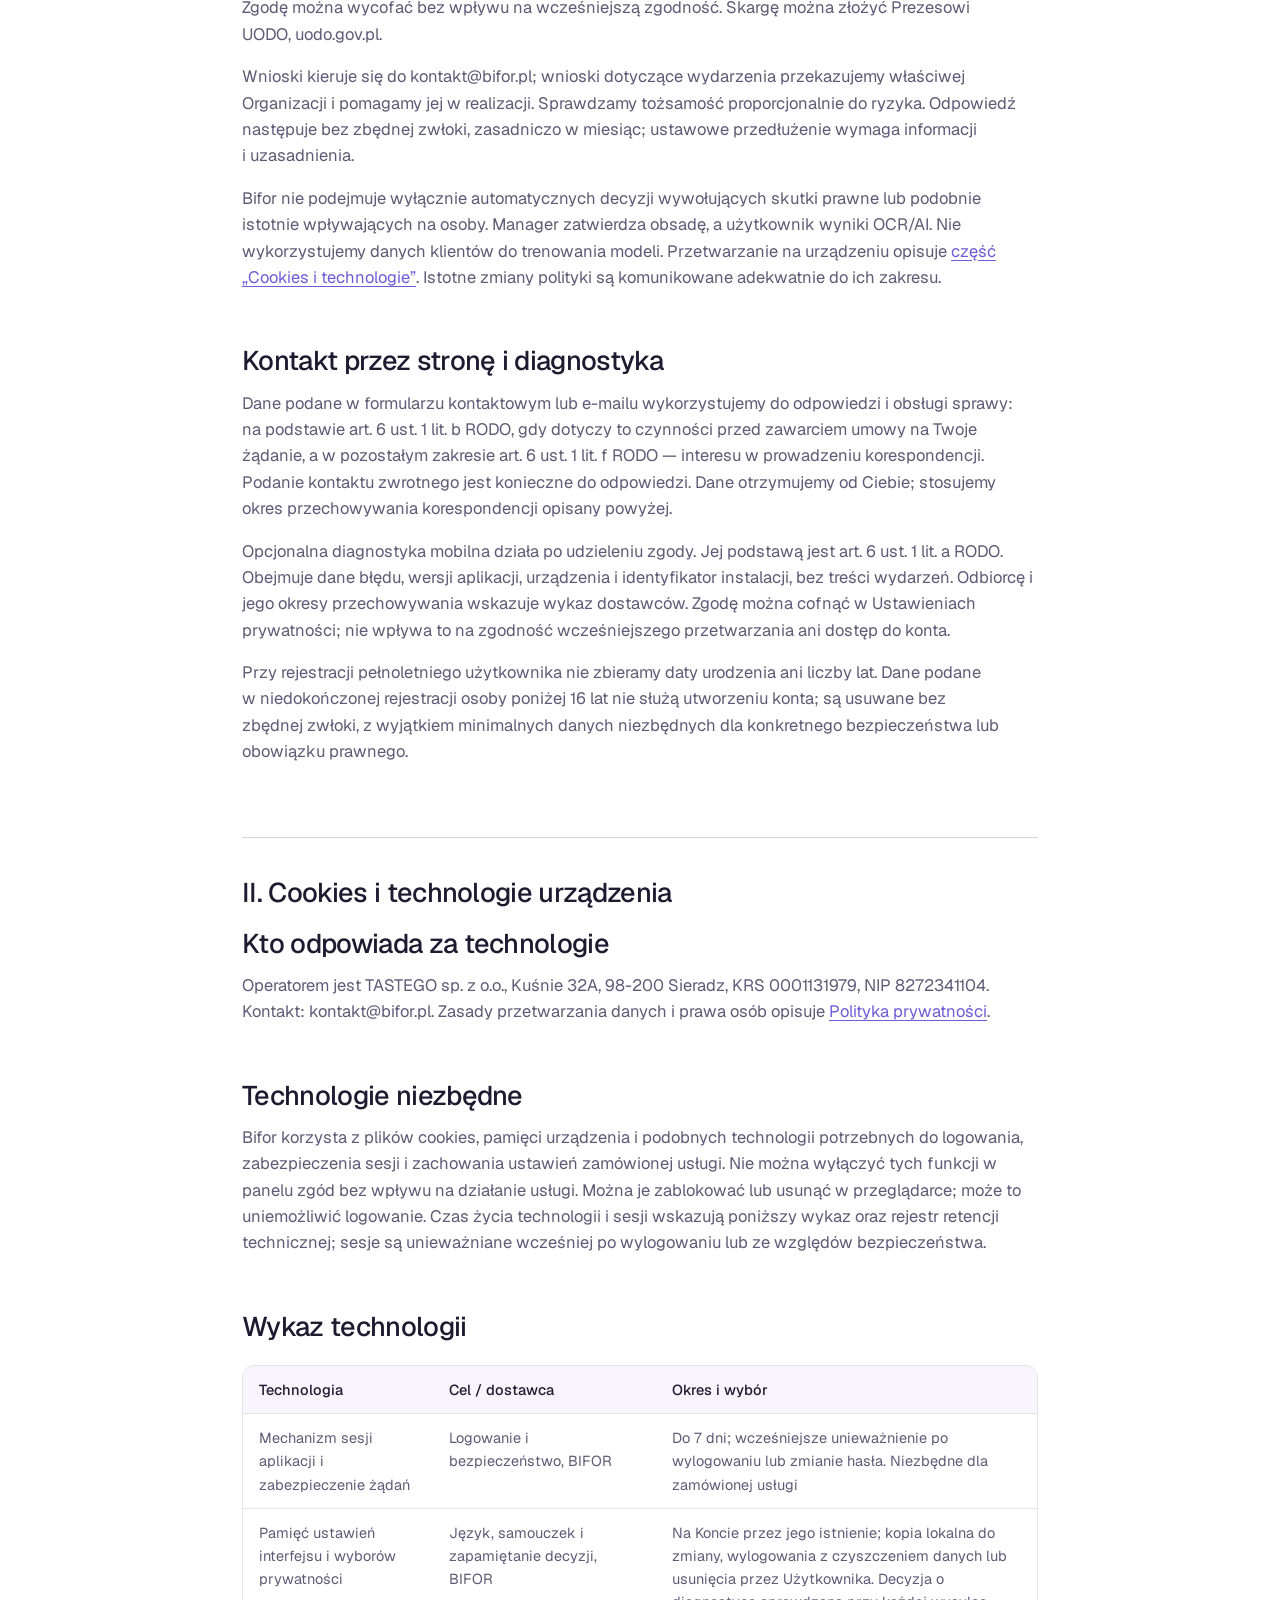
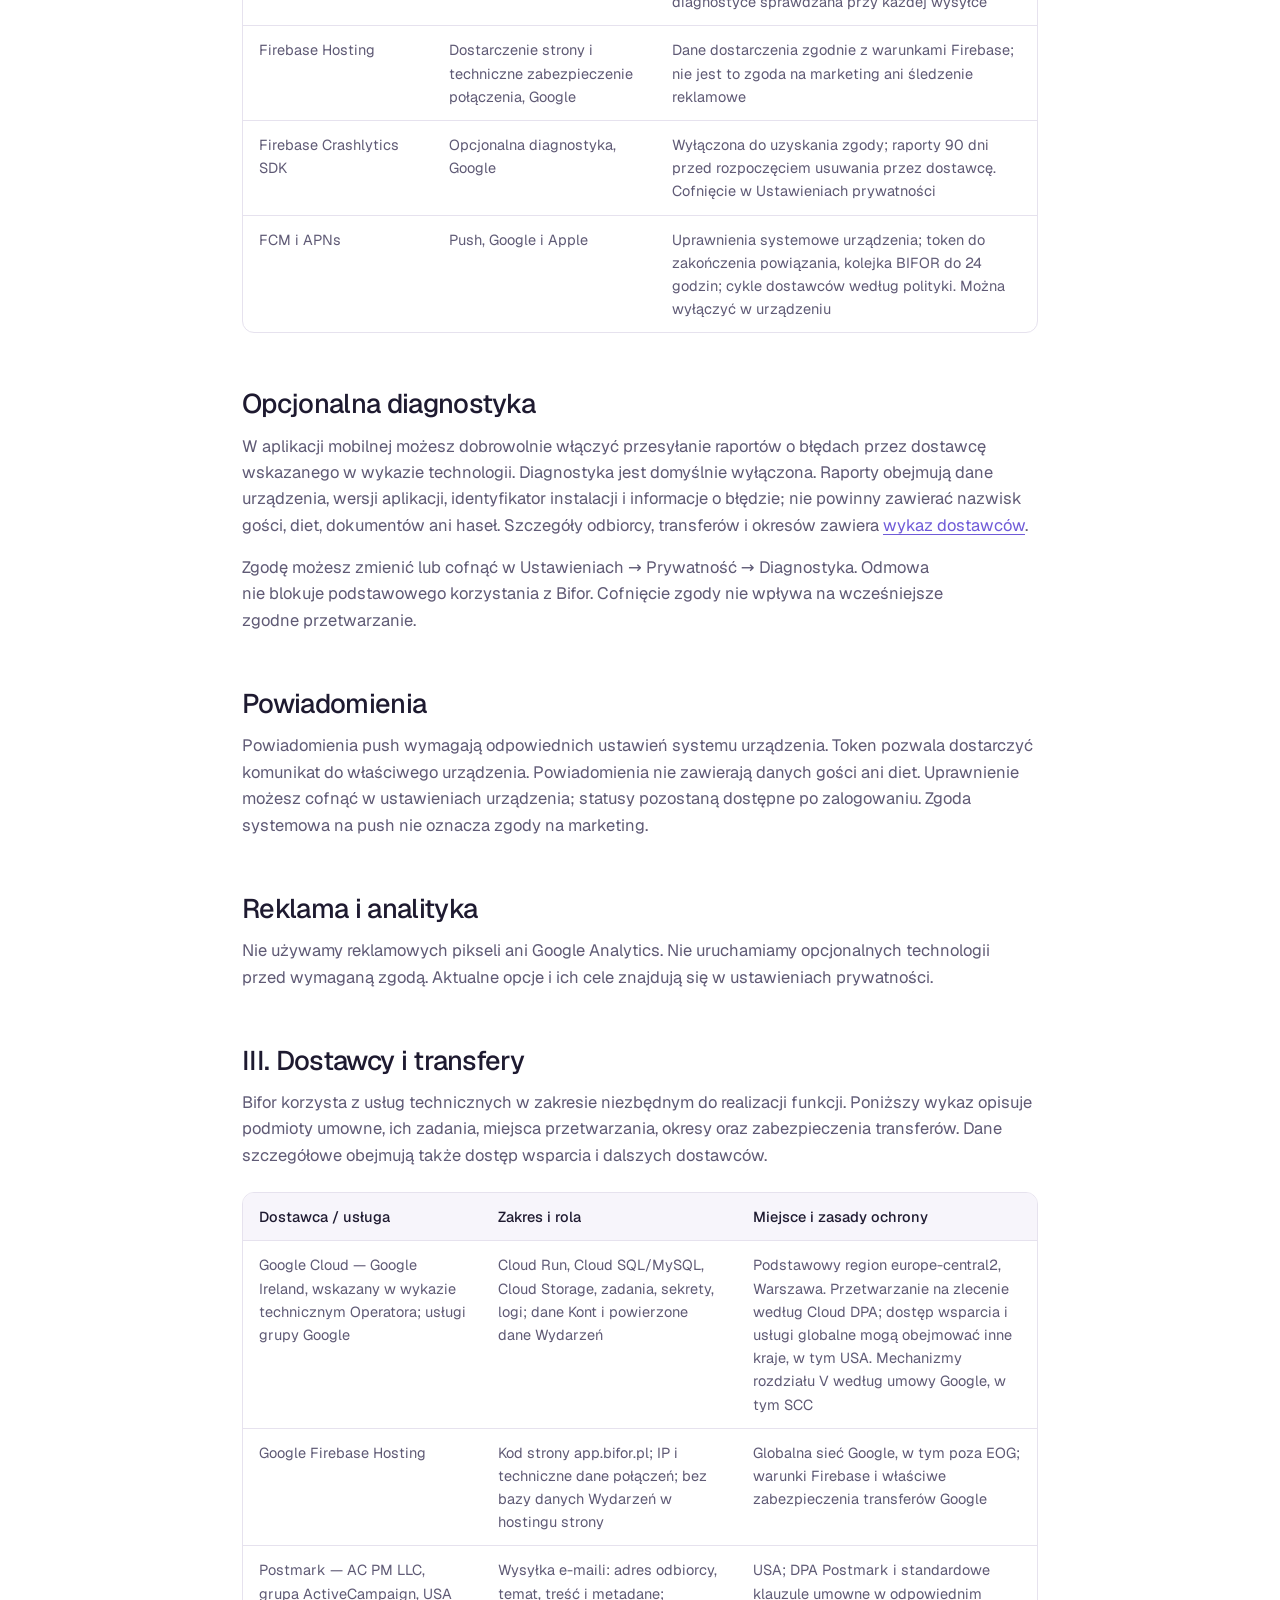
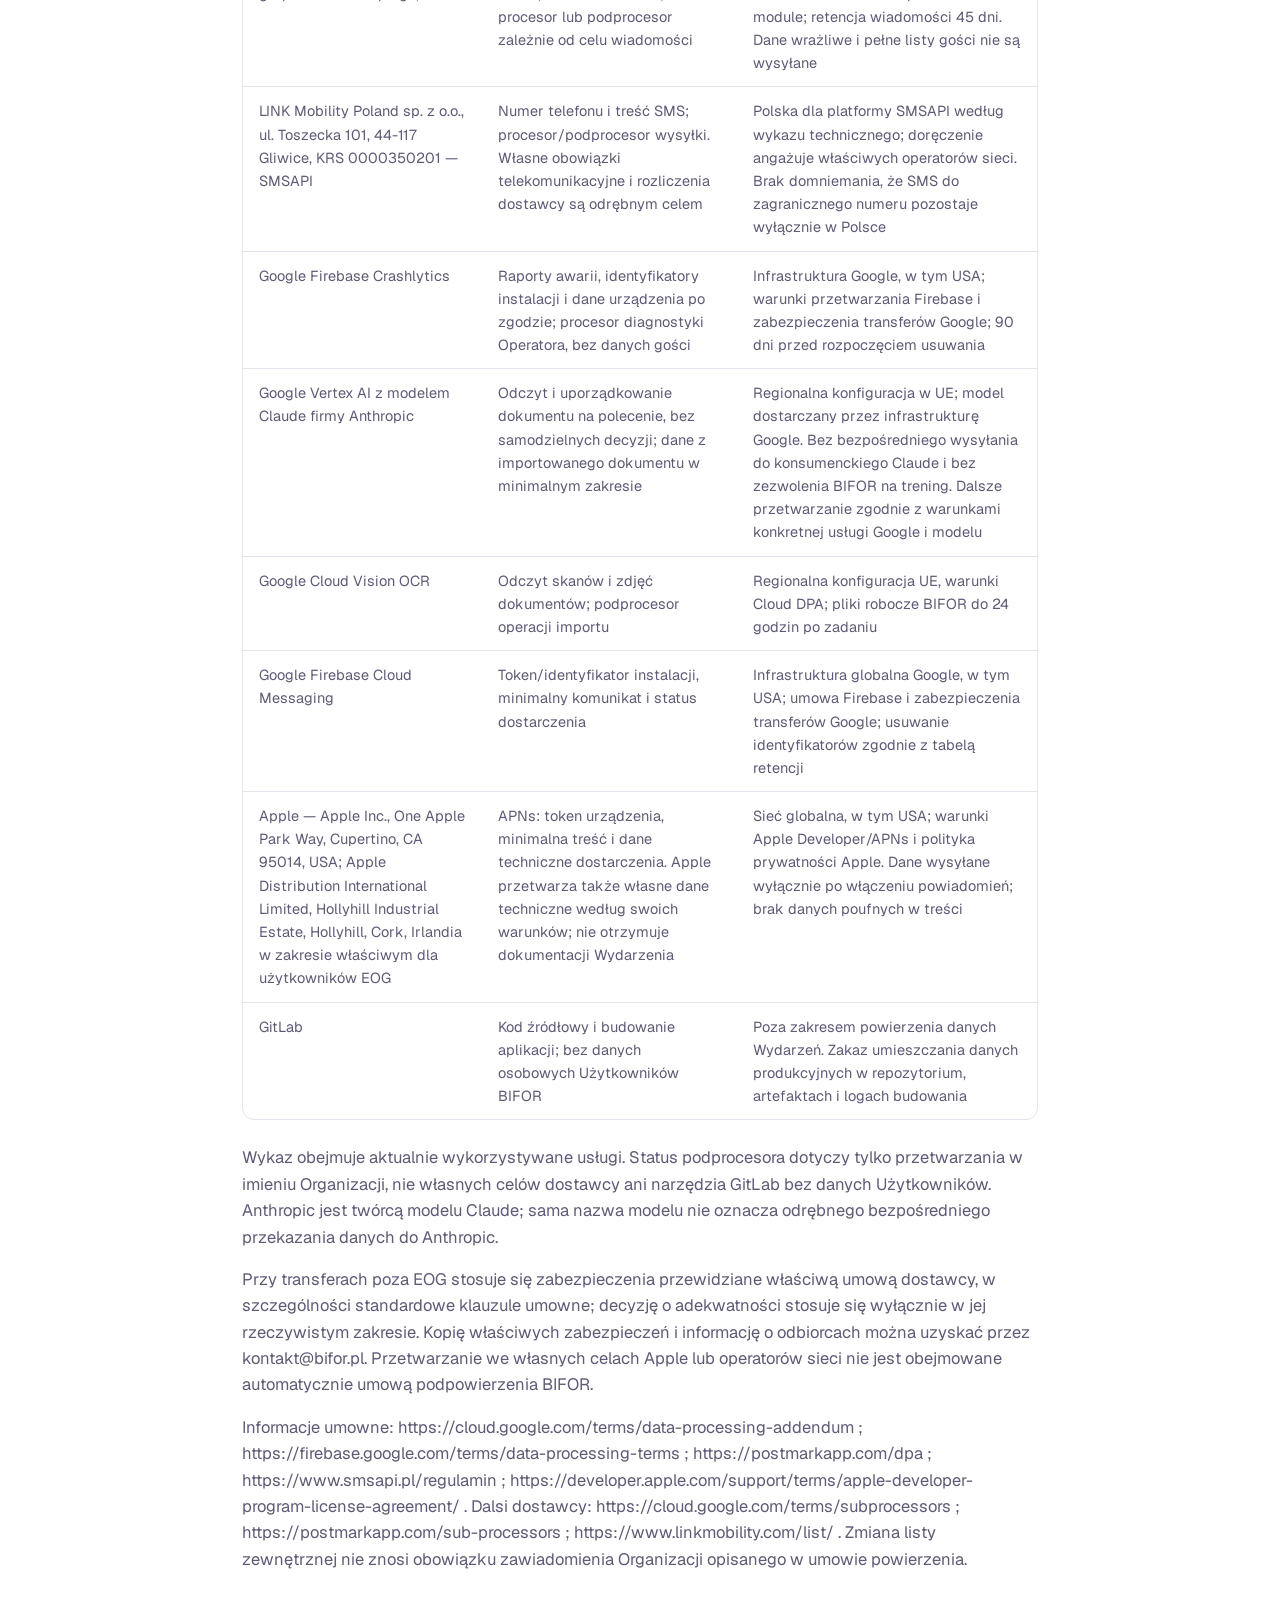
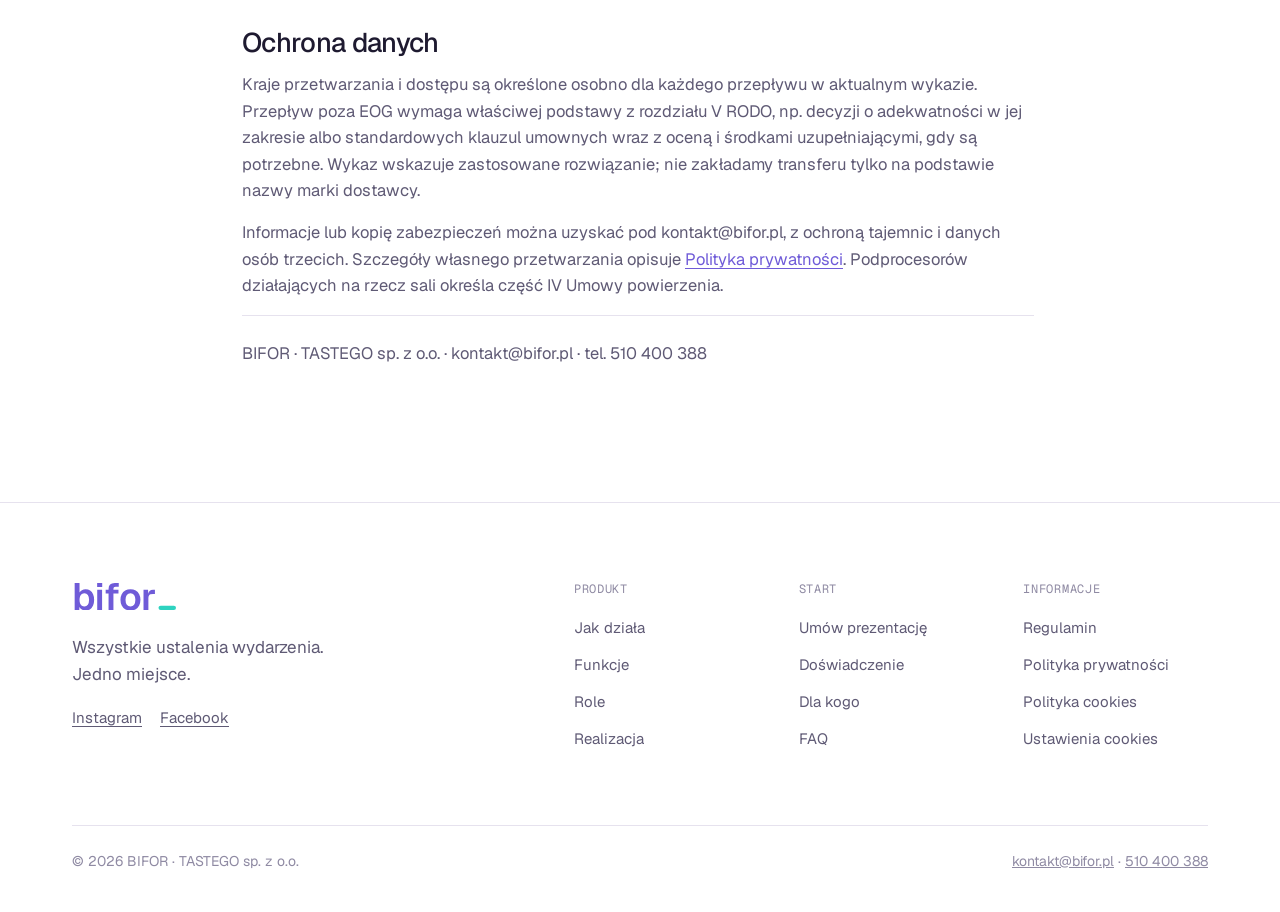
<file: polityka-prywatnosci.html>
<!doctype html>
<html lang="pl">
<head>
<meta charset="utf-8">
<meta name="viewport" content="width=device-width, initial-scale=1">
<link rel="canonical" href="https://bifor.pl/polityka-prywatnosci.html">
<meta property="og:url" content="https://bifor.pl/polityka-prywatnosci.html">
<title>Polityka prywatności i cookies — BIFOR</title>
<meta name="description" content="Jak BIFOR przetwarza dane osobowe, jakich technologii używa i komu powierza dane.">
<meta name="theme-color" content="#6F5BD8">
<link rel="icon" href="assets/img/logo/bifor-sygnet.svg" type="image/svg+xml">
<link rel="icon" href="assets/img/logo/bifor-ikona-192.png" type="image/png" sizes="192x192">
<link rel="apple-touch-icon" href="assets/img/logo/bifor-ikona-180.png">
<link rel="preload" href="assets/fonts/geist-latin.woff2" as="font" type="font/woff2" crossorigin>
<link rel="preload" href="assets/fonts/geist-latin-ext.woff2" as="font" type="font/woff2" crossorigin>
<link rel="stylesheet" href="assets/css/style.css?v=91c71362">
<script>document.documentElement.classList.add('js')</script>
</head>
<body>
<a class="skip" href="#main">Przejdź do treści</a>

<header class="nav" id="nav">
  <div class="wrap nav-in">
    <a href="./" class="logo" aria-label="BIFOR — strona główna"><img src="assets/img/logo/bifor-logo.svg" alt="BIFOR" width="104" height="27"></a>
    <nav class="nav-links" aria-label="Główna nawigacja"><a href="./#jak-dziala">Jak działa</a><a href="./#funkcje">Funkcje</a><a href="./#role">Role</a><a href="./#doswiadczenie">Doświadczenie</a><a href="./#faq">FAQ</a></nav>
    <div class="nav-end">
      <a class="btn btn-primary btn-sm" href="dolacz.html">Umów prezentację</a>
      <button class="burger" type="button" aria-expanded="false" aria-controls="mnav" aria-label="Otwórz menu"><span></span><span></span></button>
    </div>
  </div>
  <nav class="mnav" id="mnav" hidden aria-label="Menu mobilne"><a href="./#jak-dziala">Jak działa</a><a href="./#funkcje">Funkcje</a><a href="./#role">Role</a><a href="./#doswiadczenie">Doświadczenie</a><a href="./#faq">FAQ</a></nav>
</header>

<main id="main" class="legal">
  <div class="wrap">
<h1 class="legal-h1">Polityka prywatności i cookies</h1><div class="meta">Wersja 4.2 · Obowiązuje od 17.11.2026</div><nav class="toc"><a href="#prywatnosc">I. Prywatność</a><a href="#cookies">II. Cookies i technologie urządzenia</a><a href="#dostawcy">III. Dostawcy i transfery</a></nav><div class="anchor" id="prywatnosc"></div>
<h2>I. Prywatność</h2>
<h2>Administrator i podział ról</h2>
<p>TASTEGO spółka z ograniczoną odpowiedzialnością, Kuśnie 32A, 98-200 Sieradz, KRS 0001131979, NIP 8272341104, REGON 529908939, kapitał zakładowy 5 000,00 zł; kontakt@bifor.pl, tel. 510 400 388, jest administratorem danych indywidualnych Kont, kontaktu z Bifor, własnych rozliczeń i bezpieczeństwa. Kontakt: kontakt@bifor.pl. Nie wyznaczono IOD.</p>
<p>BIFOR jest dostępny przez aplikację internetową i mobilną. Korzysta z OCR/AI, powiadomień push oraz opcjonalnej diagnostyki opisanych w niniejszej polityce.</p>
<p>Dla danych wydarzeń, dokumentów CRM, gości i obsady Operator działa co do zasady jako podmiot przetwarzający na rzecz Organizacji prowadzącej salę. Jej dane i informacja o przetwarzaniu są dostępne w przestrzeni wydarzenia. Zamawiający wprowadzający listę gości nie staje się z tego powodu automatycznie administratorem w miejsce sali.</p>
<h2>Dane i źródła</h2>
<p>Dane Konta obejmują imię, nazwisko, e-mail, telefon, informację o niepełnoletności i wiek w ukończonych latach tylko przy zadeklarowaniu wieku poniżej 18 lat, identyfikator, skrót hasła, preferencje języka, postęp samouczka, status Konta, informacje o logowaniu i techniczne dane sesji. Dane zaproszenia i relacji z Organizacją mogą pochodzić od uprawnionej osoby tej Organizacji. Nie zbieramy skanów dokumentów tożsamości dla zwykłej rejestracji.</p>
<p>Przetwarzamy dane przedstawicieli firm, zamówień abonamentu, faktur, korespondencji, reklamacji, dowodów akceptacji i kontaktu przedstawiciela ustawowego przy koncie 16–17-latka. Dane techniczne obejmują IP, identyfikatory urządzenia/instalacji, token powiadomień, wersję aplikacji, informacje o błędach i zdarzeniach bezpieczeństwa w zakresie koniecznym dla usługi.</p>
<p>Wydarzenia zawierają operacyjne informacje o kwotach, ratach i zgłoszeniach przelewów. BIFOR nie obsługuje płatności między Zamawiającym a Organizacją i nie zbiera w tym celu numerów kart ani rachunku płacącego. Plik potwierdzenia przelewu wgrany przez Użytkownika może jednak zawierać dodatkowe dane; przed wgraniem należy usunąć dane zbędne. Dane rachunku Organizacji do zapłaty mogą być danymi osobowymi przedsiębiorcy.</p>
<h2>Cele i podstawy</h2>
<p>Prowadzenie Konta i realizacja zamówionych funkcji na rzecz użytkownika: art. 6 ust. 1 lit. b RODO w zakresie koniecznym dla umowy. Obsługa reprezentantów firm, bezpieczeństwo, przeciwdziałanie nadużyciom, dowody i roszczenia: art. 6 ust. 1 lit. f RODO, po ocenie konieczności i interesów osób. Własna księgowość i wymagane obowiązki prawne: art. 6 ust. 1 lit. c RODO.</p>
<p>Dane przedstawiciela ustawowego i dowód jego zgody na umowę przetwarzamy na podstawie art. 6 ust. 1 lit. f RODO — uzasadnionego interesu w sprawdzeniu prawidłowości zawarcia umowy, ochronie małoletniego i ustaleniu lub obronie roszczeń. Dane otrzymujemy od małoletniego i przedstawiciela, który przed złożeniem oświadczenia otrzymuje tę informację. Zgoda przedstawiciela na umowę nie jest ogólną zgodą na przetwarzanie danych ani marketing. Dane Konta potrzebne do jego prowadzenia opieramy na art. 6 ust. 1 lit. b RODO.</p>
<p>Nie prowadzimy marketingu na podstawie danych wydarzeń, profilowania reklamowego ani opcjonalnej analityki reklamowej. Ich późniejsze uruchomienie wymaga odrębnej informacji, właściwej podstawy i wymaganych zgód. Zgoda urządzenia na push nie jest zgodą na dowolny marketing.</p>
<p>Podanie danych oznaczonych jako konieczne jest warunkiem utworzenia Konta lub wykonania konkretnej usługi. Dane opcjonalne są dobrowolne. Brak zgody na opcjonalne funkcje nie blokuje usług niezależnych od nich.</p>
<h2>Odbiorcy i transfery</h2>
<p>Dostęp mają upoważnione osoby Operatora oraz dostawcy infrastruktury, komunikacji, bezpieczeństwa, obsługi rozliczeń i prawnej pomocy w niezbędnym zakresie; także organy uprawnione prawem. W ramach Organizacji dostęp wynika z przyznanej roli.</p>
<p>Pełne podmioty umowne, rzeczywiście używane usługi, zakres danych, kraje przetwarzania i mechanizmy transferów wskazuje <a href="#dostawcy">część „Dostawcy i transfery”</a>. Nie każda usługa dostawcy jest włączona. Lokalizacja głównej bazy w EOG nie oznacza, że wszystkie operacje i dostęp wsparcia odbywają się wyłącznie w EOG. Informację o właściwych zabezpieczeniach transferu i ich kopię można uzyskać pod kontakt@bifor.pl, z ochroną cudzych danych i tajemnic.</p>
<h2>Okresy</h2>
<p>Konto przechowujemy podczas korzystania. Konto bez aktywnych powiązań i bez logowania przez 24 miesiące jest przeznaczane do usunięcia po uprzedzeniu z 30-dniowym wyprzedzeniem; logowanie w tym okresie wstrzymuje zamknięcie. Użytkownik może wcześniej żądać usunięcia. Konto potrzebne do aktywnej relacji nie jest usuwane wyłącznie z powodu braku logowania.</p>
<p>Korespondencję wsparcia zachowujemy do trzech lat od zamknięcia sprawy, chyba że konkretna sprawa wymaga innego okresu; zbędne załączniki z danymi gości usuwamy wcześniej. Minimalne dowody umów i akceptacji do sześciu lat od końca roku zakończenia relacji, przy uwzględnieniu właściwego terminu roszczeń; nie zachowujemy przy tym pełnej treści wydarzeń. Dla krótszych właściwych terminów i braku potrzeby dane usuwa się wcześniej.</p>
<p>Własną dokumentację księgową zachowujemy przez okres wynikający z przepisów podatkowych i rachunkowych, w tym przedawnienia z uwzględnieniem jego zawieszeń lub przerw.</p>
<p>Dane techniczne, kopie powiadomień, audyt bezpieczeństwa, sesje, tokeny i pliki tymczasowe przechowujemy przez okresy wskazane poniżej. Każdy okres określa kategorię i zdarzenie początkowe; wcześniejsze unieważnienie sesji lub tokenu następuje po wylogowaniu, cofnięciu powiązania lub stwierdzeniu nieważności, odpowiednio do rodzaju uwierzytelnienia.</p>
<div class="table"><table>
<tr><th>Kategoria</th><th>Termin i początek</th><th>Sposób wykonania</th></tr>
<tr><td>Kopie wiadomości e-mail, SMS i komunikatów w BIFOR</td><td>Do 90 dni od wysłania</td><td>Bez diet i załączników z listami gości; kody i sekretne linki nie są archiwizowane; usunięcie przy zamknięciu Konta w zakresie jego danych</td></tr>
<tr><td>Komunikaty techniczne między usługami</td><td>Do 30 dni od wysłania</td><td>Minimum metadanych, bez pełnej treści dokumentów</td></tr>
<tr><td>Logi aplikacyjne</td><td>Do 30 dni od zdarzenia</td><td>Identyfikatory zamiast nazwisk; nadal traktowane jako dane osobowe, gdy można ustalić osobę</td></tr>
<tr><td>Audyt bezpieczeństwa i dostępu</td><td>Do 12 miesięcy od zdarzenia</td><td>Dostęp ograniczony; rejestr dostępu do diet zgodnie z odrębną regułą 12 miesięcy po wydarzeniu</td></tr>
<tr><td>Sesja logowania</td><td>Do 7 dni od utworzenia</td><td>Wylogowanie kończy daną sesję; zmiana hasła unieważnia wszystkie sesje</td></tr>
<tr><td>Kod jednorazowy</td><td>Do 1 godziny od utworzenia</td><td>Unieważnienie po użyciu; brak jawnego kodu w historii BIFOR</td></tr>
<tr><td>Token push w BIFOR</td><td>Do wylogowania, odłączenia urządzenia, usunięcia Konta lub stwierdzenia nieważności</td><td>Usunięcie powiązania i wywołanie dostępnej procedury usunięcia identyfikatora dostawcy</td></tr>
<tr><td>Wiadomość push w kolejce</td><td>Maksymalnie 24 godziny od wysłania</td><td>Minimalny komunikat bez danych wydarzenia; krótszy czas dla komunikatów nieaktualnych</td></tr>
<tr><td>Pliki robocze OCR/AI w BIFOR</td><td>Do 24 godzin po zakończeniu zadania</td><td>Usunięcie pliku roboczego; świadomie zapisany oryginał umowy podlega klasie dokumentu</td></tr>
<tr><td>Poprzednie techniczne wersje plików</td><td>Do 1 dnia od zastąpienia</td><td>Nie dotyczy niezmiennych umów i dowodów akceptacji</td></tr>
<tr><td>Przykładowe oferty i szablony importu</td><td>Do 7 dni od zamówienia wygenerowania</td><td>Bez rzeczywistych danych gości</td></tr>
<tr><td>Kopie zapasowe kontrolowane przez BIFOR</td><td>Do 35 dni po usunięciu aktywnym</td><td>Obejmuje harmonogram backupów, snapshotów i replik pod kontrolą Operatora; po odtworzeniu ponowne wykonanie usunięć</td></tr>
<tr><td>Postmark — treść i aktywność wiadomości</td><td>45 dni od wiadomości w standardowym okresie usługi</td><td>Odrębna retencja dostawcy; brak diet i list gości w wiadomościach</td></tr>
<tr><td>Crashlytics</td><td>90 dni przed rozpoczęciem usuwania z systemów aktywnych i kopii Google</td><td>Identyfikatory instalacji i raport błędu po zgodzie; brak treści wydarzeń</td></tr>
<tr><td>Firebase Cloud Messaging — identyfikator instalacji</td><td>Do zlecenia usunięcia, następnie usunięcie z systemów aktywnych i kopii do 180 dni</td><td>BIFOR zleca usunięcie przy zakończeniu powiązania urządzenia</td></tr>
<tr><td>Google — końcowy cykl usunięcia danych objętych Cloud DPA</td><td>Do 180 dni od właściwej dyspozycji usunięcia według umowy Google</td><td>Nie oznacza dalszego dostępu użytkowników ani przedłużenia retencji operacyjnej BIFOR</td></tr>
<tr><td>SMSAPI — dane realizacji SMS</td><td>Do wykonania usługi i zakończenia właściwego celu zgodnie z umową SMSAPI</td><td>BIFOR zleca usunięcie historii podlegającej jego dyspozycji najpóźniej po 90 dniach; dane własnych rozliczeń lub ustawowych obowiązków dostawcy mają odrębny cel</td></tr>
</table></div>
<p>Kopie zapasowe kontrolowane przez BIFOR wygasają najpóźniej 35 dni od usunięcia danych z systemów aktywnych. Nie są zwykłym archiwum dostępnym użytkownikom. Przy odtwarzaniu ponownie wykonujemy zapisane dyspozycje usunięcia.</p>
<p>Dane powierzone podlegają harmonogramowi Organizacji: listy gości i diety standardowo do 30 dni po wydarzeniu, zatwierdzona obsada do sześciu miesięcy, dokumentacja biznesowa według kategorii prawnej i celu.</p>
<h2>Prawa i decyzje</h2>
<p>Można żądać dostępu, sprostowania, usunięcia, ograniczenia i przeniesienia w granicach właściwej podstawy oraz wnieść sprzeciw wobec przetwarzania opartego na uzasadnionym interesie. Zgodę można wycofać bez wpływu na wcześniejszą zgodność. Skargę można złożyć Prezesowi UODO, uodo.gov.pl.</p>
<p>Wnioski kieruje się do kontakt@bifor.pl; wnioski dotyczące wydarzenia przekazujemy właściwej Organizacji i pomagamy jej w realizacji. Sprawdzamy tożsamość proporcjonalnie do ryzyka. Odpowiedź następuje bez zbędnej zwłoki, zasadniczo w miesiąc; ustawowe przedłużenie wymaga informacji i uzasadnienia.</p>
<p>Bifor nie podejmuje wyłącznie automatycznych decyzji wywołujących skutki prawne lub podobnie istotnie wpływających na osoby. Manager zatwierdza obsadę, a użytkownik wyniki OCR/AI. Nie wykorzystujemy danych klientów do trenowania modeli. Przetwarzanie na urządzeniu opisuje <a href="#cookies">część „Cookies i technologie”</a>. Istotne zmiany polityki są komunikowane adekwatnie do ich zakresu.</p>
<h2>Kontakt przez stronę i diagnostyka</h2>
<p>Dane podane w formularzu kontaktowym lub e-mailu wykorzystujemy do odpowiedzi i obsługi sprawy: na podstawie art. 6 ust. 1 lit. b RODO, gdy dotyczy to czynności przed zawarciem umowy na Twoje żądanie, a w pozostałym zakresie art. 6 ust. 1 lit. f RODO — interesu w prowadzeniu korespondencji. Podanie kontaktu zwrotnego jest konieczne do odpowiedzi. Dane otrzymujemy od Ciebie; stosujemy okres przechowywania korespondencji opisany powyżej.</p>
<p>Opcjonalna diagnostyka mobilna działa po udzieleniu zgody. Jej podstawą jest art. 6 ust. 1 lit. a RODO. Obejmuje dane błędu, wersji aplikacji, urządzenia i identyfikator instalacji, bez treści wydarzeń. Odbiorcę i jego okresy przechowywania wskazuje wykaz dostawców. Zgodę można cofnąć w Ustawieniach prywatności; nie wpływa to na zgodność wcześniejszego przetwarzania ani dostęp do konta.</p>
<p>Przy rejestracji pełnoletniego użytkownika nie zbieramy daty urodzenia ani liczby lat. Dane podane w niedokończonej rejestracji osoby poniżej 16 lat nie służą utworzeniu konta; są usuwane bez zbędnej zwłoki, z wyjątkiem minimalnych danych niezbędnych dla konkretnego bezpieczeństwa lub obowiązku prawnego.</p>
<div class="anchor" id="cookies"></div>
<h2>II. Cookies i technologie urządzenia</h2>
<h2>Kto odpowiada za technologie</h2>
<p>Operatorem jest TASTEGO sp. z o.o., Kuśnie 32A, 98-200 Sieradz, KRS 0001131979, NIP 8272341104. Kontakt: kontakt@bifor.pl. Zasady przetwarzania danych i prawa osób opisuje <a href="#prywatnosc">Polityka prywatności</a>.</p>
<h2>Technologie niezbędne</h2>
<p>Bifor korzysta z plików cookies, pamięci urządzenia i podobnych technologii potrzebnych do logowania, zabezpieczenia sesji i zachowania ustawień zamówionej usługi. Nie można wyłączyć tych funkcji w panelu zgód bez wpływu na działanie usługi. Można je zablokować lub usunąć w przeglądarce; może to uniemożliwić logowanie. Czas życia technologii i sesji wskazują poniższy wykaz oraz rejestr retencji technicznej; sesje są unieważniane wcześniej po wylogowaniu lub ze względów bezpieczeństwa.</p>
<h2>Wykaz technologii</h2>
<div class="table"><table>
<tr><th>Technologia</th><th>Cel / dostawca</th><th>Okres i wybór</th></tr>
<tr><td>Mechanizm sesji aplikacji i zabezpieczenie żądań</td><td>Logowanie i bezpieczeństwo, BIFOR</td><td>Do 7 dni; wcześniejsze unieważnienie po wylogowaniu lub zmianie hasła. Niezbędne dla zamówionej usługi</td></tr>
<tr><td>Pamięć ustawień interfejsu i wyborów prywatności</td><td>Język, samouczek i zapamiętanie decyzji, BIFOR</td><td>Na Koncie przez jego istnienie; kopia lokalna do zmiany, wylogowania z czyszczeniem danych lub usunięcia przez Użytkownika. Decyzja o diagnostyce sprawdzana przy każdej wysyłce</td></tr>
<tr><td>Firebase Hosting</td><td>Dostarczenie strony i techniczne zabezpieczenie połączenia, Google</td><td>Dane dostarczenia zgodnie z warunkami Firebase; nie jest to zgoda na marketing ani śledzenie reklamowe</td></tr>
<tr><td>Firebase Crashlytics SDK</td><td>Opcjonalna diagnostyka, Google</td><td>Wyłączona do uzyskania zgody; raporty 90 dni przed rozpoczęciem usuwania przez dostawcę. Cofnięcie w Ustawieniach prywatności</td></tr>
<tr><td>FCM i APNs</td><td>Push, Google i Apple</td><td>Uprawnienia systemowe urządzenia; token do zakończenia powiązania, kolejka BIFOR do 24 godzin; cykle dostawców według polityki. Można wyłączyć w urządzeniu</td></tr>
</table></div>
<h2>Opcjonalna diagnostyka</h2>
<p>W aplikacji mobilnej możesz dobrowolnie włączyć przesyłanie raportów o błędach przez dostawcę wskazanego w wykazie technologii. Diagnostyka jest domyślnie wyłączona. Raporty obejmują dane urządzenia, wersji aplikacji, identyfikator instalacji i informacje o błędzie; nie powinny zawierać nazwisk gości, diet, dokumentów ani haseł. Szczegóły odbiorcy, transferów i okresów zawiera <a href="#dostawcy">wykaz dostawców</a>.</p>
<p>Zgodę możesz zmienić lub cofnąć w Ustawieniach → Prywatność → Diagnostyka. Odmowa nie blokuje podstawowego korzystania z Bifor. Cofnięcie zgody nie wpływa na wcześniejsze zgodne przetwarzanie.</p>
<h2>Powiadomienia</h2>
<p>Powiadomienia push wymagają odpowiednich ustawień systemu urządzenia. Token pozwala dostarczyć komunikat do właściwego urządzenia. Powiadomienia nie zawierają danych gości ani diet. Uprawnienie możesz cofnąć w ustawieniach urządzenia; statusy pozostaną dostępne po zalogowaniu. Zgoda systemowa na push nie oznacza zgody na marketing.</p>
<h2>Reklama i analityka</h2>
<p>Nie używamy reklamowych pikseli ani Google Analytics. Nie uruchamiamy opcjonalnych technologii przed wymaganą zgodą. Aktualne opcje i ich cele znajdują się w ustawieniach prywatności.</p>
<div class="anchor" id="dostawcy"></div>
<h2>III. Dostawcy i transfery</h2>
<p>Bifor korzysta z usług technicznych w zakresie niezbędnym do realizacji funkcji. Poniższy wykaz opisuje podmioty umowne, ich zadania, miejsca przetwarzania, okresy oraz zabezpieczenia transferów. Dane szczegółowe obejmują także dostęp wsparcia i dalszych dostawców.</p>
<div class="table"><table>
<tr><th>Dostawca / usługa</th><th>Zakres i rola</th><th>Miejsce i zasady ochrony</th></tr>
<tr><td>Google Cloud — Google Ireland, wskazany w wykazie technicznym Operatora; usługi grupy Google</td><td>Cloud Run, Cloud SQL/MySQL, Cloud Storage, zadania, sekrety, logi; dane Kont i powierzone dane Wydarzeń</td><td>Podstawowy region europe-central2, Warszawa. Przetwarzanie na zlecenie według Cloud DPA; dostęp wsparcia i usługi globalne mogą obejmować inne kraje, w tym USA. Mechanizmy rozdziału V według umowy Google, w tym SCC</td></tr>
<tr><td>Google Firebase Hosting</td><td>Kod strony app.bifor.pl; IP i techniczne dane połączeń; bez bazy danych Wydarzeń w hostingu strony</td><td>Globalna sieć Google, w tym poza EOG; warunki Firebase i właściwe zabezpieczenia transferów Google</td></tr>
<tr><td>Postmark — AC PM LLC, grupa ActiveCampaign, USA</td><td>Wysyłka e-maili: adres odbiorcy, temat, treść i metadane; procesor lub podprocesor zależnie od celu wiadomości</td><td>USA; DPA Postmark i standardowe klauzule umowne w odpowiednim module; retencja wiadomości 45 dni. Dane wrażliwe i pełne listy gości nie są wysyłane</td></tr>
<tr><td>LINK Mobility Poland sp. z o.o., ul. Toszecka 101, 44-117 Gliwice, KRS 0000350201 — SMSAPI</td><td>Numer telefonu i treść SMS; procesor/podprocesor wysyłki. Własne obowiązki telekomunikacyjne i rozliczenia dostawcy są odrębnym celem</td><td>Polska dla platformy SMSAPI według wykazu technicznego; doręczenie angażuje właściwych operatorów sieci. Brak domniemania, że SMS do zagranicznego numeru pozostaje wyłącznie w Polsce</td></tr>
<tr><td>Google Firebase Crashlytics</td><td>Raporty awarii, identyfikatory instalacji i dane urządzenia po zgodzie; procesor diagnostyki Operatora, bez danych gości</td><td>Infrastruktura Google, w tym USA; warunki przetwarzania Firebase i zabezpieczenia transferów Google; 90 dni przed rozpoczęciem usuwania</td></tr>
<tr><td>Google Vertex AI z modelem Claude firmy Anthropic</td><td>Odczyt i uporządkowanie dokumentu na polecenie, bez samodzielnych decyzji; dane z importowanego dokumentu w minimalnym zakresie</td><td>Regionalna konfiguracja w UE; model dostarczany przez infrastrukturę Google. Bez bezpośredniego wysyłania do konsumenckiego Claude i bez zezwolenia BIFOR na trening. Dalsze przetwarzanie zgodnie z warunkami konkretnej usługi Google i modelu</td></tr>
<tr><td>Google Cloud Vision OCR</td><td>Odczyt skanów i zdjęć dokumentów; podprocesor operacji importu</td><td>Regionalna konfiguracja UE, warunki Cloud DPA; pliki robocze BIFOR do 24 godzin po zadaniu</td></tr>
<tr><td>Google Firebase Cloud Messaging</td><td>Token/identyfikator instalacji, minimalny komunikat i status dostarczenia</td><td>Infrastruktura globalna Google, w tym USA; umowa Firebase i zabezpieczenia transferów Google; usuwanie identyfikatorów zgodnie z tabelą retencji</td></tr>
<tr><td>Apple — Apple Inc., One Apple Park Way, Cupertino, CA 95014, USA; Apple Distribution International Limited, Hollyhill Industrial Estate, Hollyhill, Cork, Irlandia w zakresie właściwym dla użytkowników EOG</td><td>APNs: token urządzenia, minimalna treść i dane techniczne dostarczenia. Apple przetwarza także własne dane techniczne według swoich warunków; nie otrzymuje dokumentacji Wydarzenia</td><td>Sieć globalna, w tym USA; warunki Apple Developer/APNs i polityka prywatności Apple. Dane wysyłane wyłącznie po włączeniu powiadomień; brak danych poufnych w treści</td></tr>
<tr><td>GitLab</td><td>Kod źródłowy i budowanie aplikacji; bez danych osobowych Użytkowników BIFOR</td><td>Poza zakresem powierzenia danych Wydarzeń. Zakaz umieszczania danych produkcyjnych w repozytorium, artefaktach i logach budowania</td></tr>
</table></div>
<p>Wykaz obejmuje aktualnie wykorzystywane usługi. Status podprocesora dotyczy tylko przetwarzania w imieniu Organizacji, nie własnych celów dostawcy ani narzędzia GitLab bez danych Użytkowników. Anthropic jest twórcą modelu Claude; sama nazwa modelu nie oznacza odrębnego bezpośredniego przekazania danych do Anthropic.</p>
<p>Przy transferach poza EOG stosuje się zabezpieczenia przewidziane właściwą umową dostawcy, w szczególności standardowe klauzule umowne; decyzję o adekwatności stosuje się wyłącznie w jej rzeczywistym zakresie. Kopię właściwych zabezpieczeń i informację o odbiorcach można uzyskać przez kontakt@bifor.pl. Przetwarzanie we własnych celach Apple lub operatorów sieci nie jest obejmowane automatycznie umową podpowierzenia BIFOR.</p>
<p>Informacje umowne: https://cloud.google.com/terms/data-processing-addendum ; https://firebase.google.com/terms/data-processing-terms ; https://postmarkapp.com/dpa ; https://www.smsapi.pl/regulamin ; https://developer.apple.com/support/terms/apple-developer-program-license-agreement/ . Dalsi dostawcy: https://cloud.google.com/terms/subprocessors ; https://postmarkapp.com/sub-processors ; https://www.linkmobility.com/list/ . Zmiana listy zewnętrznej nie znosi obowiązku zawiadomienia Organizacji opisanego w umowie powierzenia.</p>
<h2>Ochrona danych</h2>
<p>Kraje przetwarzania i dostępu są określone osobno dla każdego przepływu w aktualnym wykazie. Przepływ poza EOG wymaga właściwej podstawy z rozdziału V RODO, np. decyzji o adekwatności w jej zakresie albo standardowych klauzul umownych wraz z oceną i środkami uzupełniającymi, gdy są potrzebne. Wykaz wskazuje zastosowane rozwiązanie; nie zakładamy transferu tylko na podstawie nazwy marki dostawcy.</p>
<p>Informacje lub kopię zabezpieczeń można uzyskać pod kontakt@bifor.pl, z ochroną tajemnic i danych osób trzecich. Szczegóły własnego przetwarzania opisuje <a href="#prywatnosc">Polityka prywatności</a>. Podprocesorów działających na rzecz sali określa część IV Umowy powierzenia.</p><p class="legal-sig">BIFOR · TASTEGO sp. z o.o. · kontakt@bifor.pl · tel. 510 400 388</p>
  </div>
</main>

<footer class="ft">
  <div class="wrap">
    <div class="ft-grid">
      <div class="ft-brand">
        <a href="./" class="logo" aria-label="BIFOR — strona główna"><img src="assets/img/logo/bifor-logo.svg" alt="BIFOR" width="104" height="27"></a>
        <p>Wszystkie ustalenia wydarzenia. Jedno miejsce.</p>
        <p class="ft-social"><a href="https://www.instagram.com/bifor.pl/" target="_blank" rel="noopener">Instagram</a><a href="https://www.facebook.com/biforpl" target="_blank" rel="noopener">Facebook</a></p>
      </div>
      <div><h4>Produkt</h4><ul><li><a href="./#jak-dziala">Jak działa</a></li><li><a href="./#funkcje">Funkcje</a></li><li><a href="./#role">Role</a></li><li><a href="./#realizacja">Realizacja</a></li></ul></div>
      <div><h4>Start</h4><ul><li><a href="dolacz.html">Umów prezentację</a></li><li><a href="./#doswiadczenie">Doświadczenie</a></li><li><a href="./#dla-kogo">Dla kogo</a></li><li><a href="./#faq">FAQ</a></li></ul></div>
      <div><h4>Informacje</h4><ul><li><a href="regulamin.html">Regulamin</a></li><li><a href="polityka-prywatnosci.html" aria-current="page">Polityka prywatności</a></li><li><a href="polityka-prywatnosci.html#cookies">Polityka cookies</a></li><li><a href="#" data-consent-open>Ustawienia cookies</a></li></ul></div>
    </div>
    <div class="ft-bottom"><span>© 2026 BIFOR · TASTEGO sp. z o.o.</span><span><a href="mailto:kontakt@bifor.pl">kontakt@bifor.pl</a> · <a href="tel:+48510400388">510 400 388</a></span></div>
  </div>
</footer>
<script src="assets/js/main.js?v=ab9a186c"></script>
<script src="assets/js/consent.js?v=7f1579ca"></script>
</body>
</html>
</file>
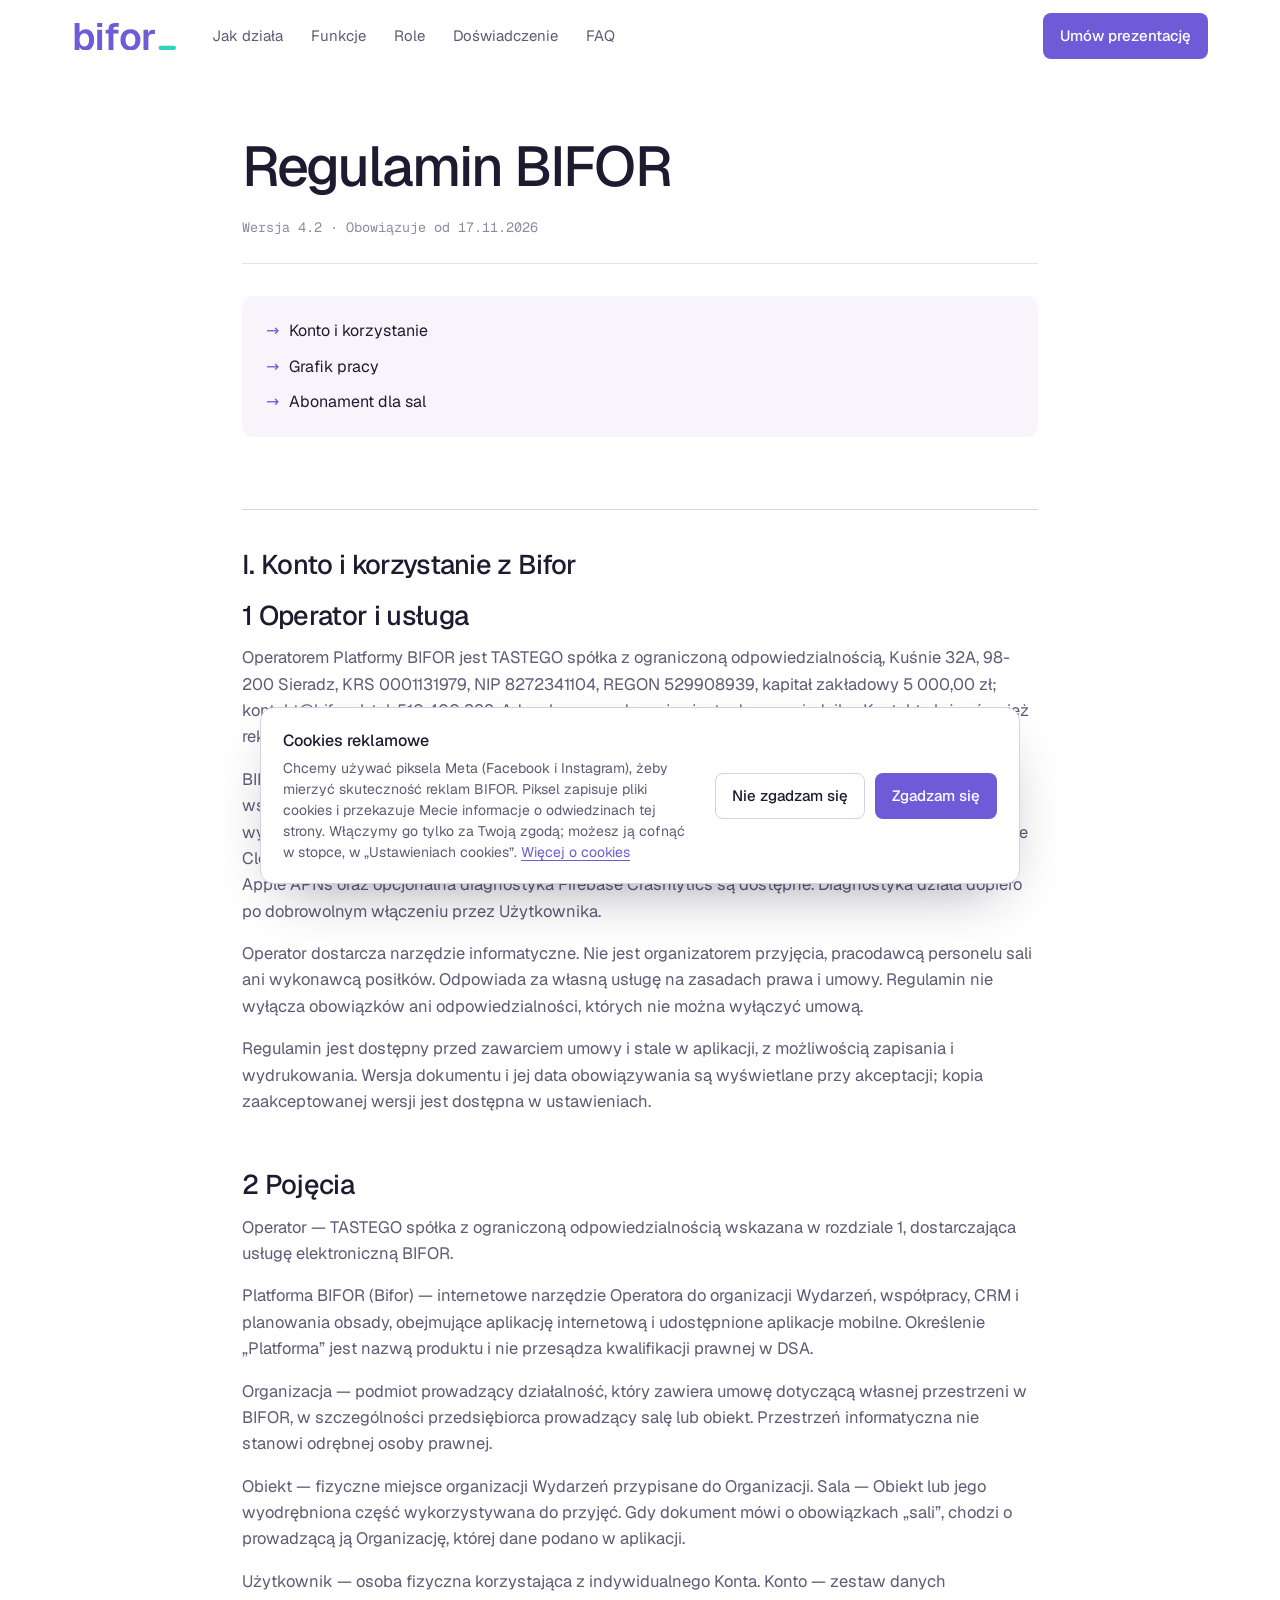
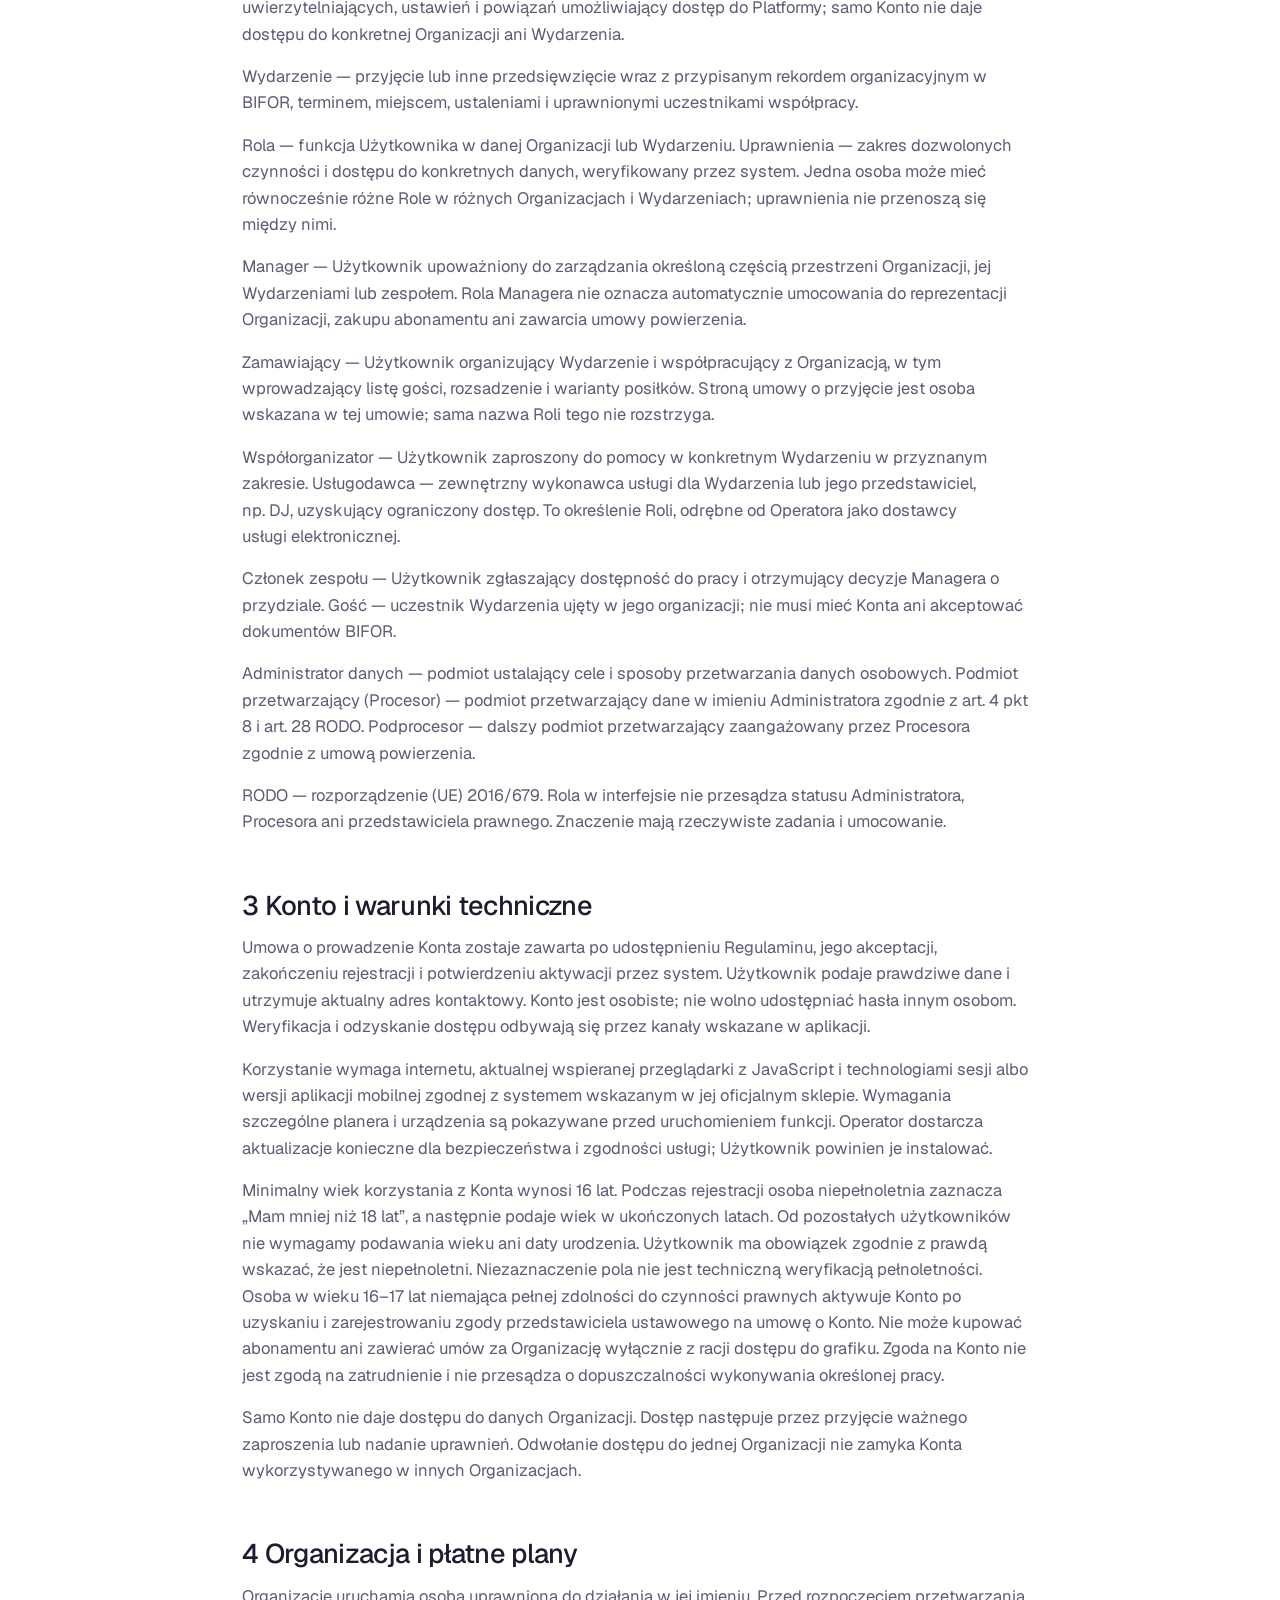
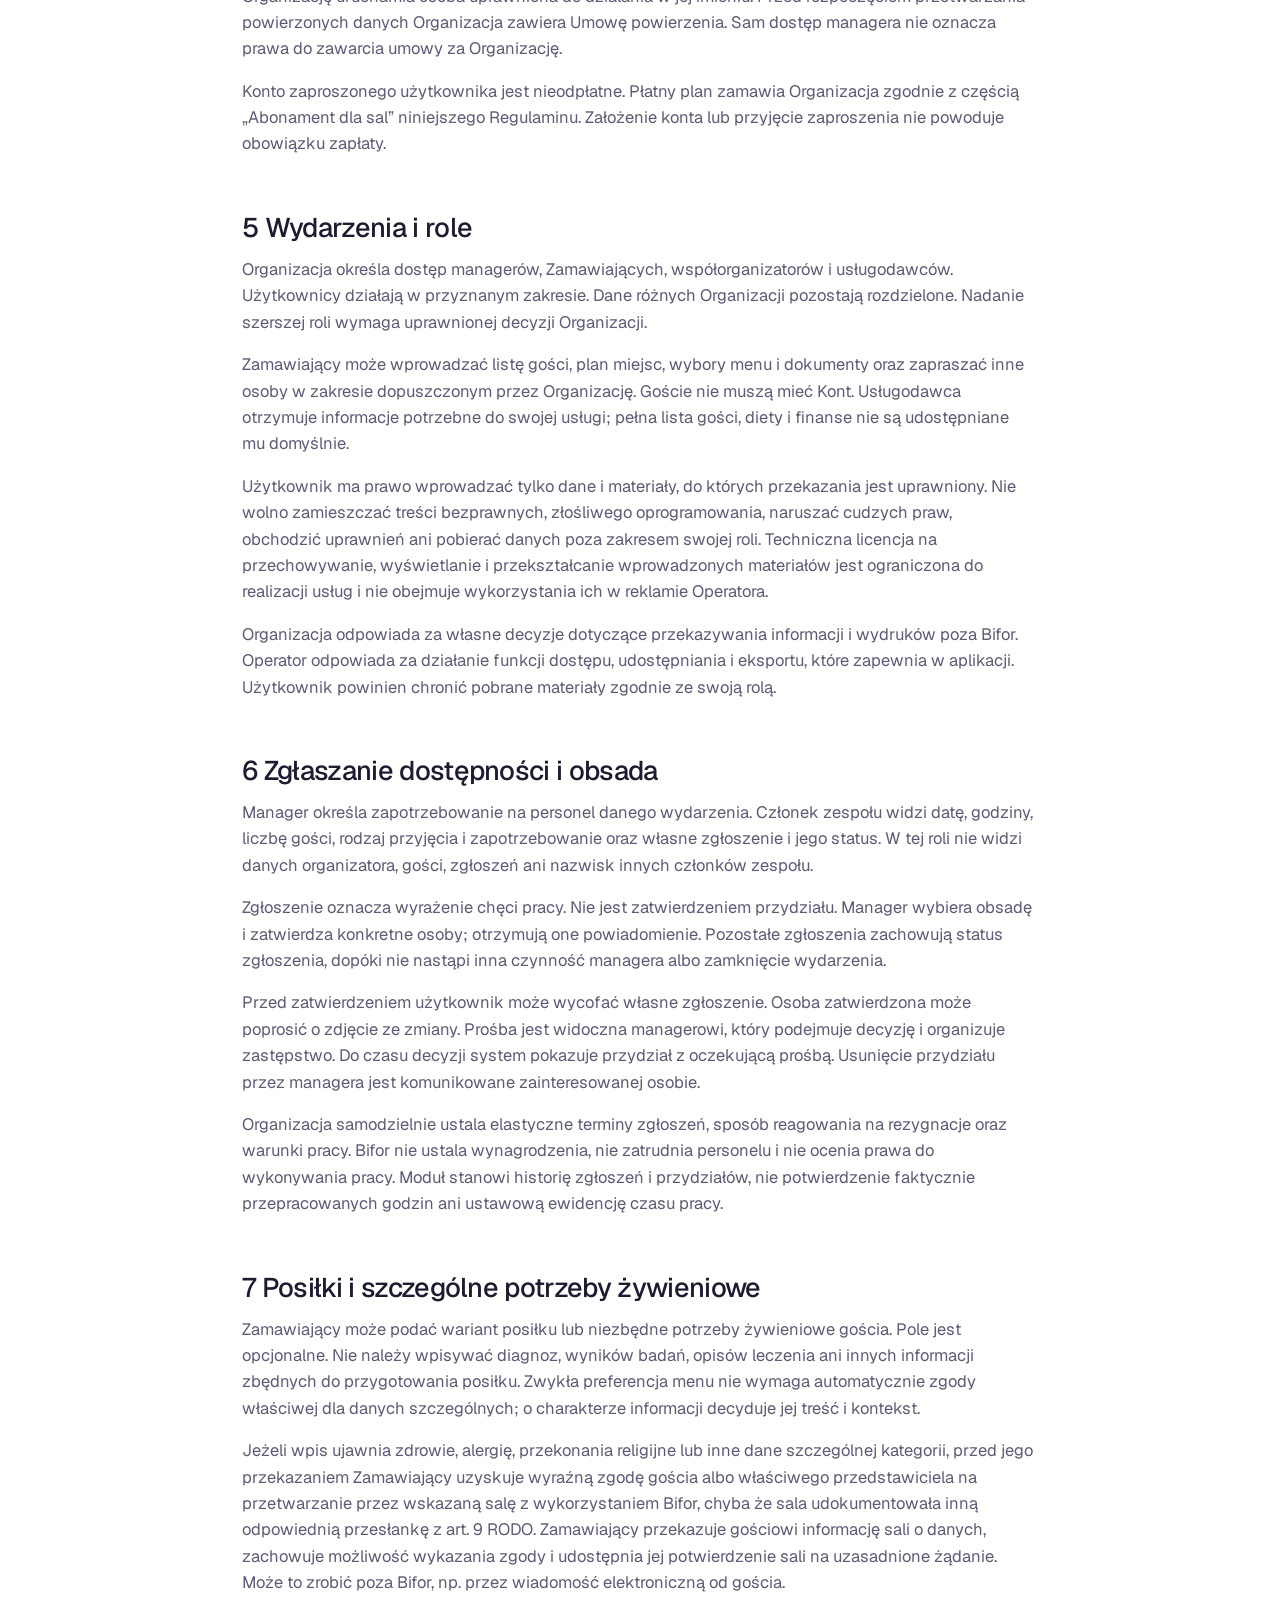
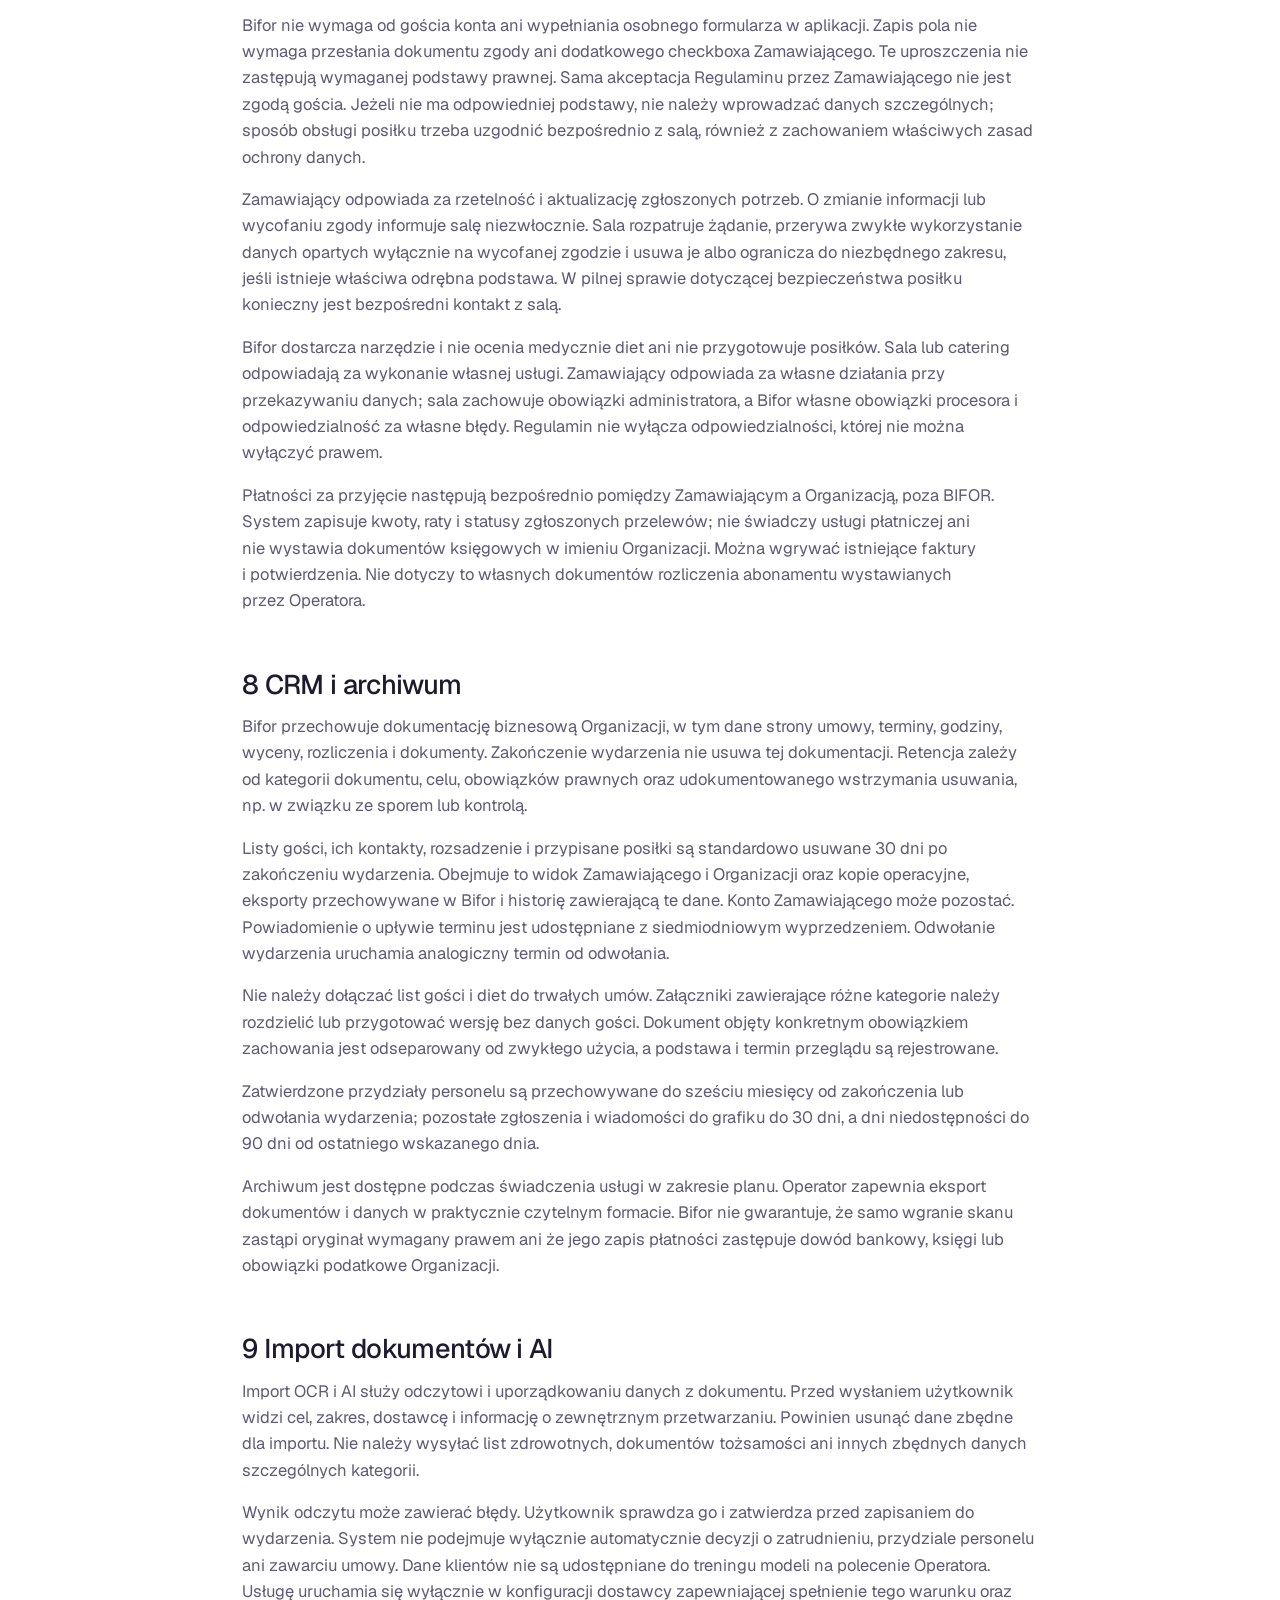
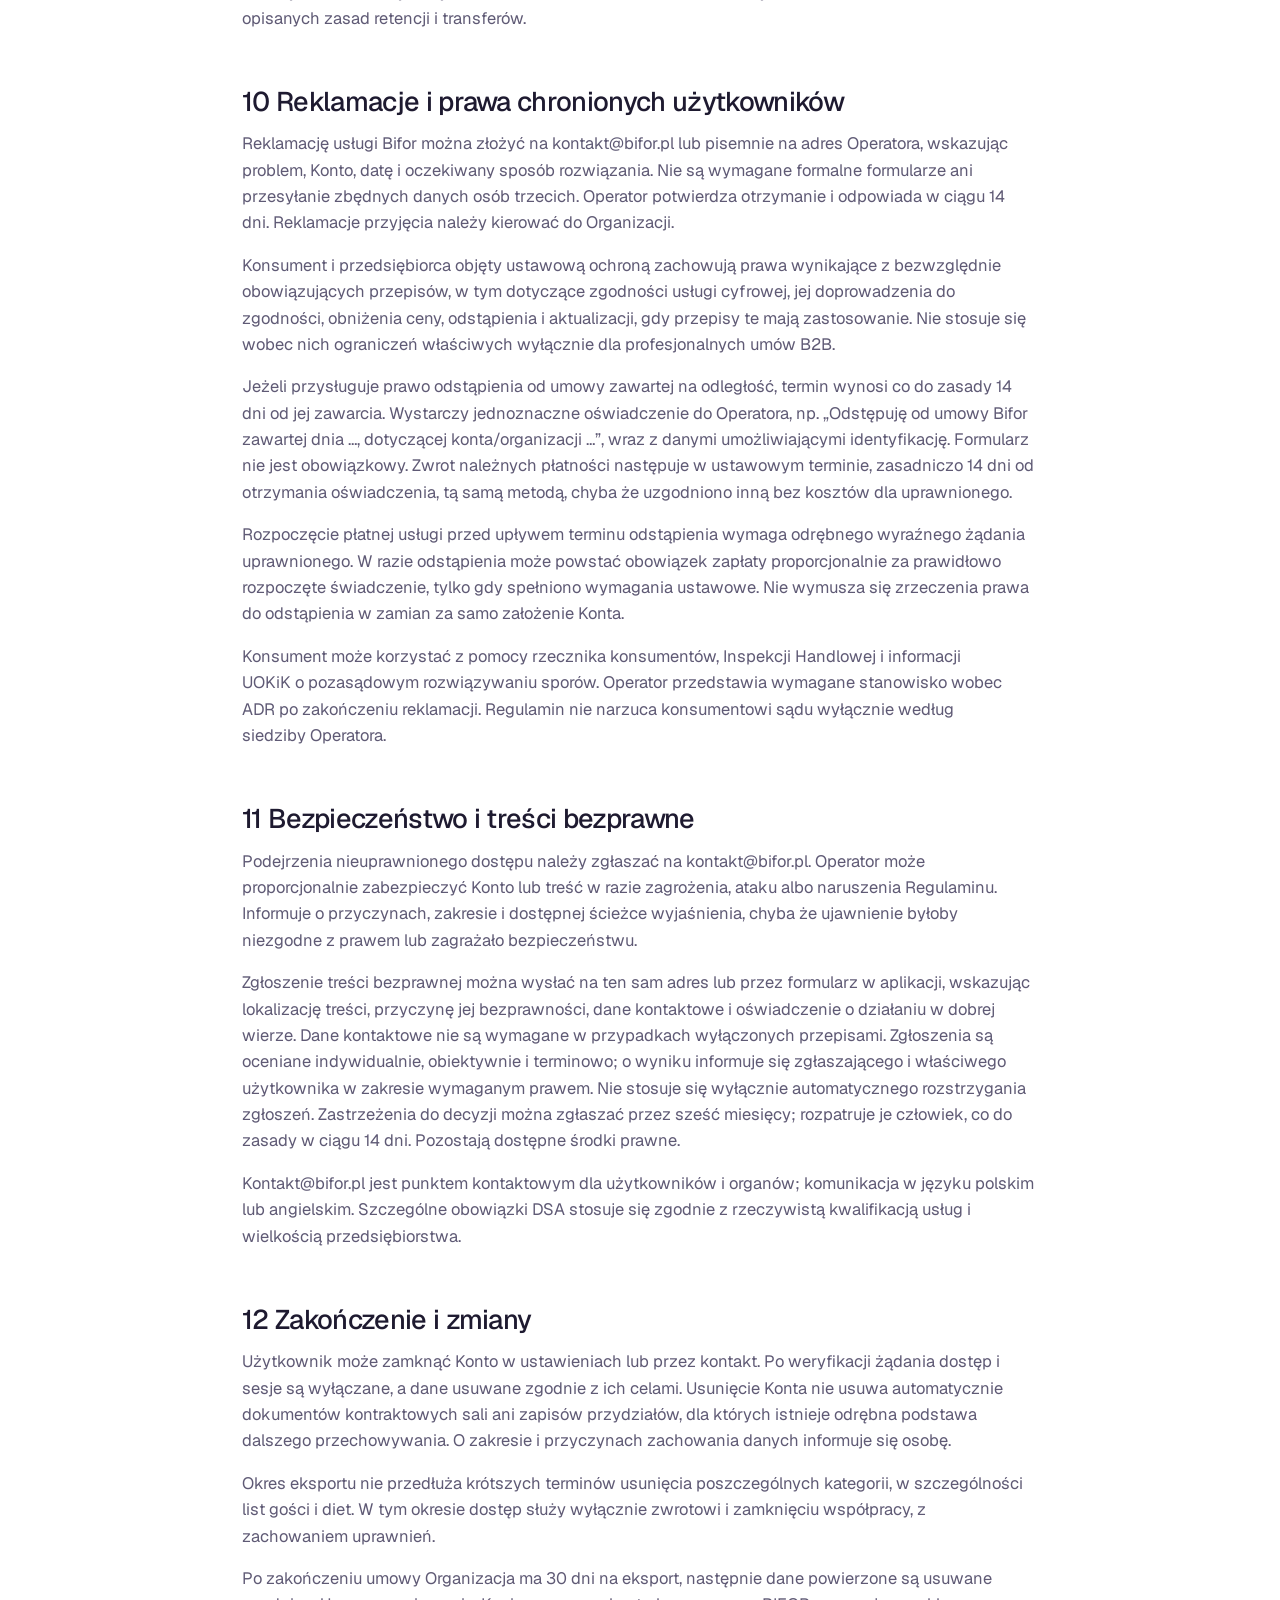
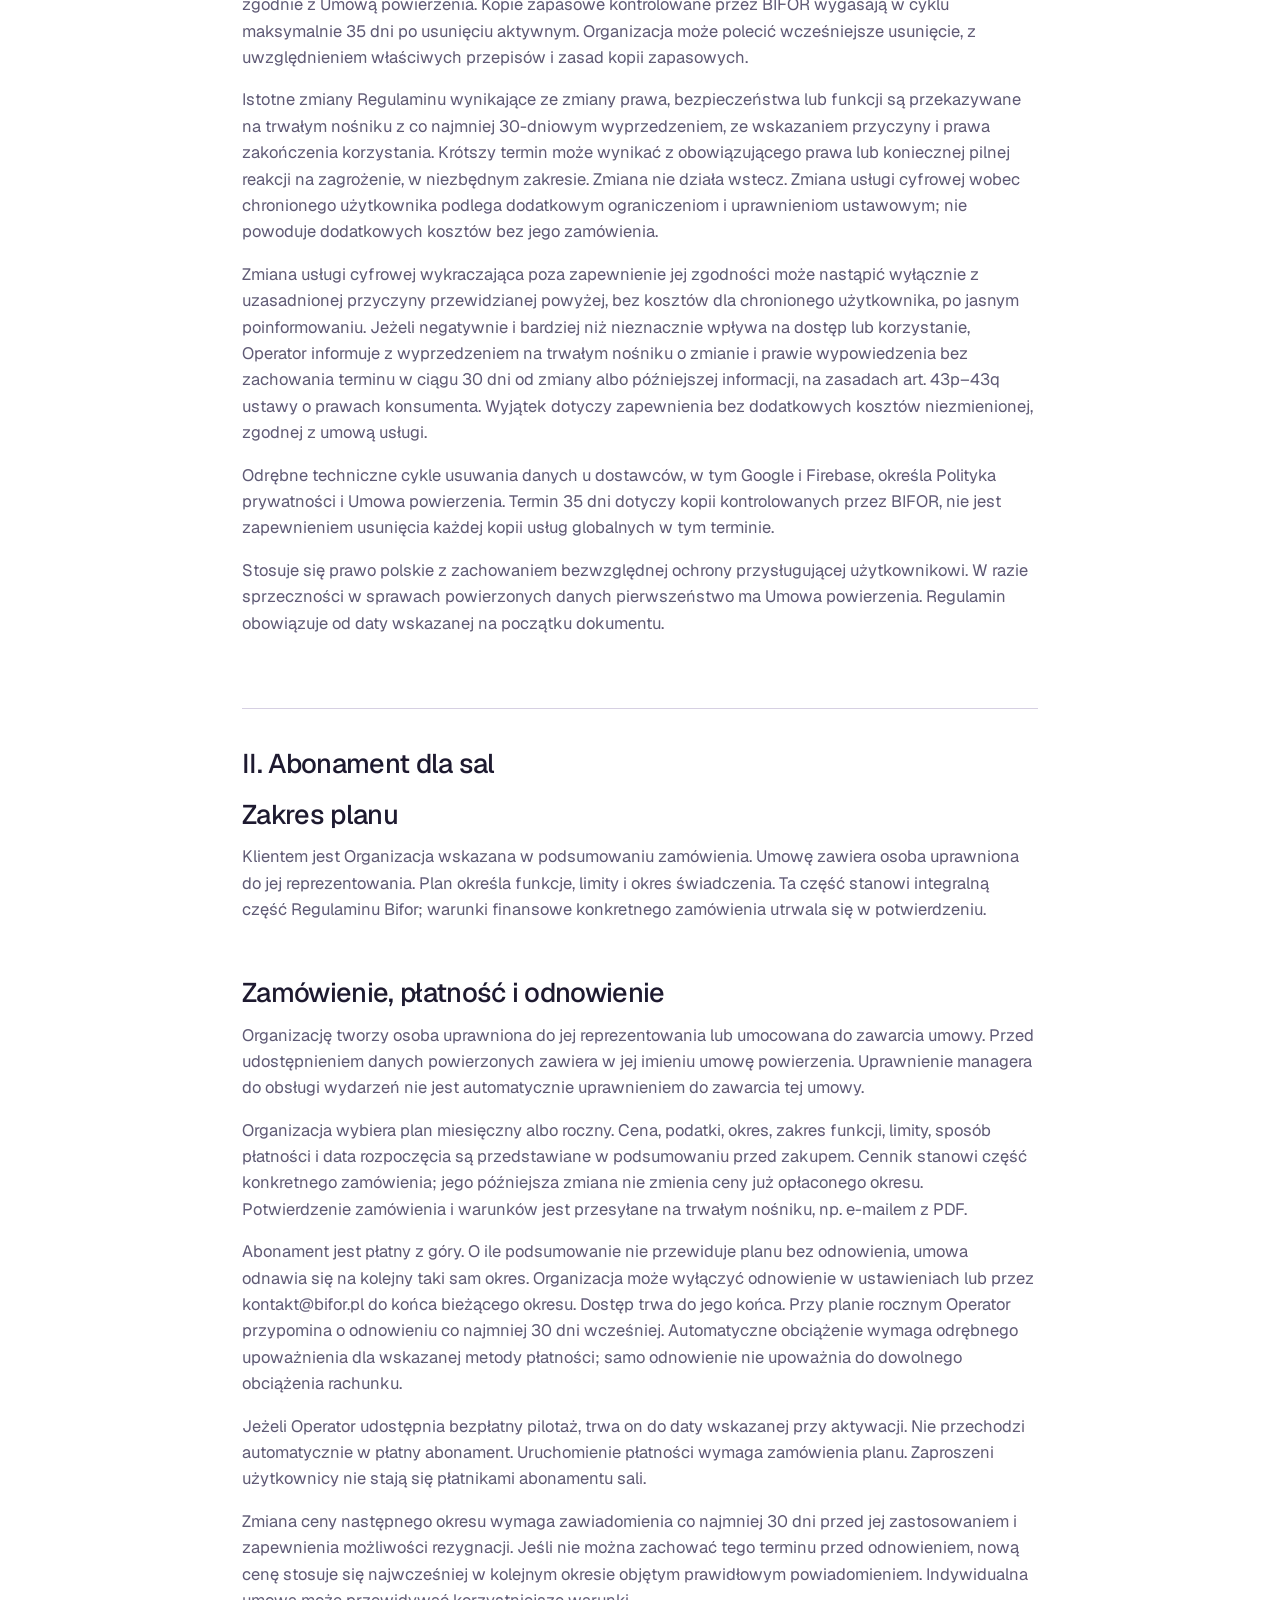
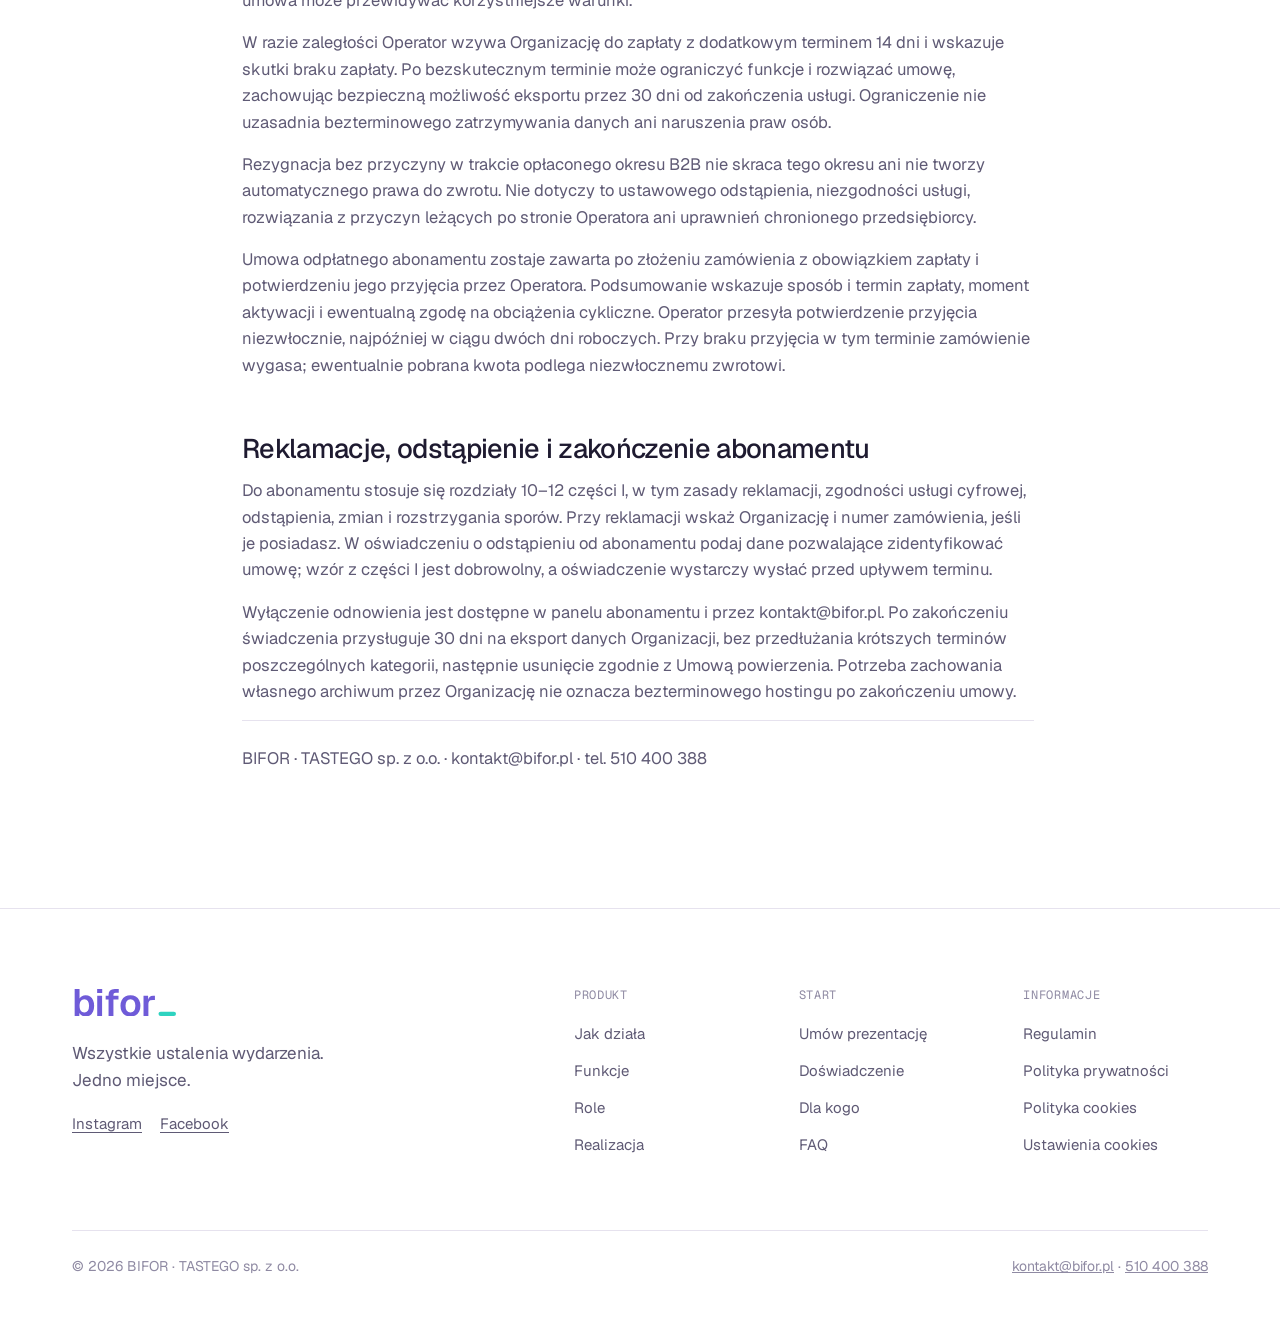
<file: regulamin.html>
<!doctype html>
<html lang="pl">
<head>
<meta charset="utf-8">
<meta name="viewport" content="width=device-width, initial-scale=1">
<link rel="canonical" href="https://bifor.pl/regulamin.html">
<meta property="og:url" content="https://bifor.pl/regulamin.html">
<title>Regulamin BIFOR — BIFOR</title>
<meta name="description" content="Regulamin korzystania z platformy BIFOR — konto, wydarzenia, role i abonament dla sal.">
<meta name="theme-color" content="#6F5BD8">
<link rel="icon" href="assets/img/logo/bifor-sygnet.svg" type="image/svg+xml">
<link rel="icon" href="assets/img/logo/bifor-ikona-192.png" type="image/png" sizes="192x192">
<link rel="apple-touch-icon" href="assets/img/logo/bifor-ikona-180.png">
<link rel="preload" href="assets/fonts/geist-latin.woff2" as="font" type="font/woff2" crossorigin>
<link rel="preload" href="assets/fonts/geist-latin-ext.woff2" as="font" type="font/woff2" crossorigin>
<link rel="stylesheet" href="assets/css/style.css?v=91c71362">
<script>document.documentElement.classList.add('js')</script>
</head>
<body>
<a class="skip" href="#main">Przejdź do treści</a>

<header class="nav" id="nav">
  <div class="wrap nav-in">
    <a href="./" class="logo" aria-label="BIFOR — strona główna"><img src="assets/img/logo/bifor-logo.svg" alt="BIFOR" width="104" height="27"></a>
    <nav class="nav-links" aria-label="Główna nawigacja"><a href="./#jak-dziala">Jak działa</a><a href="./#funkcje">Funkcje</a><a href="./#role">Role</a><a href="./#doswiadczenie">Doświadczenie</a><a href="./#faq">FAQ</a></nav>
    <div class="nav-end">
      <a class="btn btn-primary btn-sm" href="dolacz.html">Umów prezentację</a>
      <button class="burger" type="button" aria-expanded="false" aria-controls="mnav" aria-label="Otwórz menu"><span></span><span></span></button>
    </div>
  </div>
  <nav class="mnav" id="mnav" hidden aria-label="Menu mobilne"><a href="./#jak-dziala">Jak działa</a><a href="./#funkcje">Funkcje</a><a href="./#role">Role</a><a href="./#doswiadczenie">Doświadczenie</a><a href="./#faq">FAQ</a></nav>
</header>

<main id="main" class="legal">
  <div class="wrap">
<h1 class="legal-h1">Regulamin BIFOR</h1><div class="meta">Wersja 4.2 · Obowiązuje od 17.11.2026</div><nav class="toc"><a href="#regulamin">Konto i korzystanie</a><a href="#grafik">Grafik pracy</a><a href="#abonament">Abonament dla sal</a></nav><div class="anchor" id="regulamin"></div>
<h2>I. Konto i korzystanie z Bifor</h2>
<h2>1 Operator i usługa</h2>
<p>Operatorem Platformy BIFOR jest TASTEGO spółka z ograniczoną odpowiedzialnością, Kuśnie 32A, 98-200 Sieradz, KRS 0001131979, NIP 8272341104, REGON 529908939, kapitał zakładowy 5 000,00 zł; kontakt@bifor.pl, tel. 510 400 388. Adres korespondencyjny jest adresem siedziby. Kontakt służy również reklamacjom oraz sprawom prywatności i bezpieczeństwa.</p>
<p>BIFOR jest usługą internetową dostępną pod app.bifor.pl. Obsługuje przygotowanie Wydarzeń, współpracę, dokumentację CRM, archiwum umów i rozliczeń oraz planowanie obsady. Zakres planu i wymagania są przedstawiane przed zamówieniem. Aplikacja internetowa i mobilna, import przez Google Cloud Vision OCR i Vertex AI z modelem Claude, powiadomienia Google Firebase Cloud Messaging i Apple APNs oraz opcjonalna diagnostyka Firebase Crashlytics są dostępne. Diagnostyka działa dopiero po dobrowolnym włączeniu przez Użytkownika.</p>
<p>Operator dostarcza narzędzie informatyczne. Nie jest organizatorem przyjęcia, pracodawcą personelu sali ani wykonawcą posiłków. Odpowiada za własną usługę na zasadach prawa i umowy. Regulamin nie wyłącza obowiązków ani odpowiedzialności, których nie można wyłączyć umową.</p>
<p>Regulamin jest dostępny przed zawarciem umowy i stale w aplikacji, z możliwością zapisania i wydrukowania. Wersja dokumentu i jej data obowiązywania są wyświetlane przy akceptacji; kopia zaakceptowanej wersji jest dostępna w ustawieniach.</p>
<h2>2 Pojęcia</h2>
<p>Operator — TASTEGO spółka z ograniczoną odpowiedzialnością wskazana w rozdziale 1, dostarczająca usługę elektroniczną BIFOR.</p>
<p>Platforma BIFOR (Bifor) — internetowe narzędzie Operatora do organizacji Wydarzeń, współpracy, CRM i planowania obsady, obejmujące aplikację internetową i udostępnione aplikacje mobilne. Określenie „Platforma” jest nazwą produktu i nie przesądza kwalifikacji prawnej w DSA.</p>
<p>Organizacja — podmiot prowadzący działalność, który zawiera umowę dotyczącą własnej przestrzeni w BIFOR, w szczególności przedsiębiorca prowadzący salę lub obiekt. Przestrzeń informatyczna nie stanowi odrębnej osoby prawnej.</p>
<p>Obiekt — fizyczne miejsce organizacji Wydarzeń przypisane do Organizacji. Sala — Obiekt lub jego wyodrębniona część wykorzystywana do przyjęć. Gdy dokument mówi o obowiązkach „sali”, chodzi o prowadzącą ją Organizację, której dane podano w aplikacji.</p>
<p>Użytkownik — osoba fizyczna korzystająca z indywidualnego Konta. Konto — zestaw danych uwierzytelniających, ustawień i powiązań umożliwiający dostęp do Platformy; samo Konto nie daje dostępu do konkretnej Organizacji ani Wydarzenia.</p>
<p>Wydarzenie — przyjęcie lub inne przedsięwzięcie wraz z przypisanym rekordem organizacyjnym w BIFOR, terminem, miejscem, ustaleniami i uprawnionymi uczestnikami współpracy.</p>
<p>Rola — funkcja Użytkownika w danej Organizacji lub Wydarzeniu. Uprawnienia — zakres dozwolonych czynności i dostępu do konkretnych danych, weryfikowany przez system. Jedna osoba może mieć równocześnie różne Role w różnych Organizacjach i Wydarzeniach; uprawnienia nie przenoszą się między nimi.</p>
<p>Manager — Użytkownik upoważniony do zarządzania określoną częścią przestrzeni Organizacji, jej Wydarzeniami lub zespołem. Rola Managera nie oznacza automatycznie umocowania do reprezentacji Organizacji, zakupu abonamentu ani zawarcia umowy powierzenia.</p>
<p>Zamawiający — Użytkownik organizujący Wydarzenie i współpracujący z Organizacją, w tym wprowadzający listę gości, rozsadzenie i warianty posiłków. Stroną umowy o przyjęcie jest osoba wskazana w tej umowie; sama nazwa Roli tego nie rozstrzyga.</p>
<p>Współorganizator — Użytkownik zaproszony do pomocy w konkretnym Wydarzeniu w przyznanym zakresie. Usługodawca — zewnętrzny wykonawca usługi dla Wydarzenia lub jego przedstawiciel, np. DJ, uzyskujący ograniczony dostęp. To określenie Roli, odrębne od Operatora jako dostawcy usługi elektronicznej.</p>
<p>Członek zespołu — Użytkownik zgłaszający dostępność do pracy i otrzymujący decyzje Managera o przydziale. Gość — uczestnik Wydarzenia ujęty w jego organizacji; nie musi mieć Konta ani akceptować dokumentów BIFOR.</p>
<p>Administrator danych — podmiot ustalający cele i sposoby przetwarzania danych osobowych. Podmiot przetwarzający (Procesor) — podmiot przetwarzający dane w imieniu Administratora zgodnie z art. 4 pkt 8 i art. 28 RODO. Podprocesor — dalszy podmiot przetwarzający zaangażowany przez Procesora zgodnie z umową powierzenia.</p>
<p>RODO — rozporządzenie (UE) 2016/679. Rola w interfejsie nie przesądza statusu Administratora, Procesora ani przedstawiciela prawnego. Znaczenie mają rzeczywiste zadania i umocowanie.</p>
<h2>3 Konto i warunki techniczne</h2>
<p>Umowa o prowadzenie Konta zostaje zawarta po udostępnieniu Regulaminu, jego akceptacji, zakończeniu rejestracji i potwierdzeniu aktywacji przez system. Użytkownik podaje prawdziwe dane i utrzymuje aktualny adres kontaktowy. Konto jest osobiste; nie wolno udostępniać hasła innym osobom. Weryfikacja i odzyskanie dostępu odbywają się przez kanały wskazane w aplikacji.</p>
<p>Korzystanie wymaga internetu, aktualnej wspieranej przeglądarki z JavaScript i technologiami sesji albo wersji aplikacji mobilnej zgodnej z systemem wskazanym w jej oficjalnym sklepie. Wymagania szczególne planera i urządzenia są pokazywane przed uruchomieniem funkcji. Operator dostarcza aktualizacje konieczne dla bezpieczeństwa i zgodności usługi; Użytkownik powinien je instalować.</p>
<p>Minimalny wiek korzystania z Konta wynosi 16 lat. Podczas rejestracji osoba niepełnoletnia zaznacza „Mam mniej niż 18 lat”, a następnie podaje wiek w ukończonych latach. Od pozostałych użytkowników nie wymagamy podawania wieku ani daty urodzenia. Użytkownik ma obowiązek zgodnie z prawdą wskazać, że jest niepełnoletni. Niezaznaczenie pola nie jest techniczną weryfikacją pełnoletności. Osoba w wieku 16–17 lat niemająca pełnej zdolności do czynności prawnych aktywuje Konto po uzyskaniu i zarejestrowaniu zgody przedstawiciela ustawowego na umowę o Konto. Nie może kupować abonamentu ani zawierać umów za Organizację wyłącznie z racji dostępu do grafiku. Zgoda na Konto nie jest zgodą na zatrudnienie i nie przesądza o dopuszczalności wykonywania określonej pracy.</p>
<p>Samo Konto nie daje dostępu do danych Organizacji. Dostęp następuje przez przyjęcie ważnego zaproszenia lub nadanie uprawnień. Odwołanie dostępu do jednej Organizacji nie zamyka Konta wykorzystywanego w innych Organizacjach.</p>
<h2>4 Organizacja i płatne plany</h2>
<p>Organizację uruchamia osoba uprawniona do działania w jej imieniu. Przed rozpoczęciem przetwarzania powierzonych danych Organizacja zawiera Umowę powierzenia. Sam dostęp managera nie oznacza prawa do zawarcia umowy za Organizację.</p>
<p>Konto zaproszonego użytkownika jest nieodpłatne. Płatny plan zamawia Organizacja zgodnie z częścią „Abonament dla sal” niniejszego Regulaminu. Założenie konta lub przyjęcie zaproszenia nie powoduje obowiązku zapłaty.</p>
<h2>5 Wydarzenia i role</h2>
<p>Organizacja określa dostęp managerów, Zamawiających, współorganizatorów i usługodawców. Użytkownicy działają w przyznanym zakresie. Dane różnych Organizacji pozostają rozdzielone. Nadanie szerszej roli wymaga uprawnionej decyzji Organizacji.</p>
<p>Zamawiający może wprowadzać listę gości, plan miejsc, wybory menu i dokumenty oraz zapraszać inne osoby w zakresie dopuszczonym przez Organizację. Goście nie muszą mieć Kont. Usługodawca otrzymuje informacje potrzebne do swojej usługi; pełna lista gości, diety i finanse nie są udostępniane mu domyślnie.</p>
<p>Użytkownik ma prawo wprowadzać tylko dane i materiały, do których przekazania jest uprawniony. Nie wolno zamieszczać treści bezprawnych, złośliwego oprogramowania, naruszać cudzych praw, obchodzić uprawnień ani pobierać danych poza zakresem swojej roli. Techniczna licencja na przechowywanie, wyświetlanie i przekształcanie wprowadzonych materiałów jest ograniczona do realizacji usług i nie obejmuje wykorzystania ich w reklamie Operatora.</p>
<p>Organizacja odpowiada za własne decyzje dotyczące przekazywania informacji i wydruków poza Bifor. Operator odpowiada za działanie funkcji dostępu, udostępniania i eksportu, które zapewnia w aplikacji. Użytkownik powinien chronić pobrane materiały zgodnie ze swoją rolą.</p>
<div class="anchor" id="grafik"></div>
<h2>6 Zgłaszanie dostępności i obsada</h2>
<p>Manager określa zapotrzebowanie na personel danego wydarzenia. Członek zespołu widzi datę, godziny, liczbę gości, rodzaj przyjęcia i zapotrzebowanie oraz własne zgłoszenie i jego status. W tej roli nie widzi danych organizatora, gości, zgłoszeń ani nazwisk innych członków zespołu.</p>
<p>Zgłoszenie oznacza wyrażenie chęci pracy. Nie jest zatwierdzeniem przydziału. Manager wybiera obsadę i zatwierdza konkretne osoby; otrzymują one powiadomienie. Pozostałe zgłoszenia zachowują status zgłoszenia, dopóki nie nastąpi inna czynność managera albo zamknięcie wydarzenia.</p>
<p>Przed zatwierdzeniem użytkownik może wycofać własne zgłoszenie. Osoba zatwierdzona może poprosić o zdjęcie ze zmiany. Prośba jest widoczna managerowi, który podejmuje decyzję i organizuje zastępstwo. Do czasu decyzji system pokazuje przydział z oczekującą prośbą. Usunięcie przydziału przez managera jest komunikowane zainteresowanej osobie.</p>
<p>Organizacja samodzielnie ustala elastyczne terminy zgłoszeń, sposób reagowania na rezygnacje oraz warunki pracy. Bifor nie ustala wynagrodzenia, nie zatrudnia personelu i nie ocenia prawa do wykonywania pracy. Moduł stanowi historię zgłoszeń i przydziałów, nie potwierdzenie faktycznie przepracowanych godzin ani ustawową ewidencję czasu pracy.</p>
<h2>7 Posiłki i szczególne potrzeby żywieniowe</h2>
<p>Zamawiający może podać wariant posiłku lub niezbędne potrzeby żywieniowe gościa. Pole jest opcjonalne. Nie należy wpisywać diagnoz, wyników badań, opisów leczenia ani innych informacji zbędnych do przygotowania posiłku. Zwykła preferencja menu nie wymaga automatycznie zgody właściwej dla danych szczególnych; o charakterze informacji decyduje jej treść i kontekst.</p>
<p>Jeżeli wpis ujawnia zdrowie, alergię, przekonania religijne lub inne dane szczególnej kategorii, przed jego przekazaniem Zamawiający uzyskuje wyraźną zgodę gościa albo właściwego przedstawiciela na przetwarzanie przez wskazaną salę z wykorzystaniem Bifor, chyba że sala udokumentowała inną odpowiednią przesłankę z art. 9 RODO. Zamawiający przekazuje gościowi informację sali o danych, zachowuje możliwość wykazania zgody i udostępnia jej potwierdzenie sali na uzasadnione żądanie. Może to zrobić poza Bifor, np. przez wiadomość elektroniczną od gościa.</p>
<p>Bifor nie wymaga od gościa konta ani wypełniania osobnego formularza w aplikacji. Zapis pola nie wymaga przesłania dokumentu zgody ani dodatkowego checkboxa Zamawiającego. Te uproszczenia nie zastępują wymaganej podstawy prawnej. Sama akceptacja Regulaminu przez Zamawiającego nie jest zgodą gościa. Jeżeli nie ma odpowiedniej podstawy, nie należy wprowadzać danych szczególnych; sposób obsługi posiłku trzeba uzgodnić bezpośrednio z salą, również z zachowaniem właściwych zasad ochrony danych.</p>
<p>Zamawiający odpowiada za rzetelność i aktualizację zgłoszonych potrzeb. O zmianie informacji lub wycofaniu zgody informuje salę niezwłocznie. Sala rozpatruje żądanie, przerywa zwykłe wykorzystanie danych opartych wyłącznie na wycofanej zgodzie i usuwa je albo ogranicza do niezbędnego zakresu, jeśli istnieje właściwa odrębna podstawa. W pilnej sprawie dotyczącej bezpieczeństwa posiłku konieczny jest bezpośredni kontakt z salą.</p>
<p>Bifor dostarcza narzędzie i nie ocenia medycznie diet ani nie przygotowuje posiłków. Sala lub catering odpowiadają za wykonanie własnej usługi. Zamawiający odpowiada za własne działania przy przekazywaniu danych; sala zachowuje obowiązki administratora, a Bifor własne obowiązki procesora i odpowiedzialność za własne błędy. Regulamin nie wyłącza odpowiedzialności, której nie można wyłączyć prawem.</p>
<p>Płatności za przyjęcie następują bezpośrednio pomiędzy Zamawiającym a Organizacją, poza BIFOR. System zapisuje kwoty, raty i statusy zgłoszonych przelewów; nie świadczy usługi płatniczej ani nie wystawia dokumentów księgowych w imieniu Organizacji. Można wgrywać istniejące faktury i potwierdzenia. Nie dotyczy to własnych dokumentów rozliczenia abonamentu wystawianych przez Operatora.</p>
<h2>8 CRM i archiwum</h2>
<p>Bifor przechowuje dokumentację biznesową Organizacji, w tym dane strony umowy, terminy, godziny, wyceny, rozliczenia i dokumenty. Zakończenie wydarzenia nie usuwa tej dokumentacji. Retencja zależy od kategorii dokumentu, celu, obowiązków prawnych oraz udokumentowanego wstrzymania usuwania, np. w związku ze sporem lub kontrolą.</p>
<p>Listy gości, ich kontakty, rozsadzenie i przypisane posiłki są standardowo usuwane 30 dni po zakończeniu wydarzenia. Obejmuje to widok Zamawiającego i Organizacji oraz kopie operacyjne, eksporty przechowywane w Bifor i historię zawierającą te dane. Konto Zamawiającego może pozostać. Powiadomienie o upływie terminu jest udostępniane z siedmiodniowym wyprzedzeniem. Odwołanie wydarzenia uruchamia analogiczny termin od odwołania.</p>
<p>Nie należy dołączać list gości i diet do trwałych umów. Załączniki zawierające różne kategorie należy rozdzielić lub przygotować wersję bez danych gości. Dokument objęty konkretnym obowiązkiem zachowania jest odseparowany od zwykłego użycia, a podstawa i termin przeglądu są rejestrowane.</p>
<p>Zatwierdzone przydziały personelu są przechowywane do sześciu miesięcy od zakończenia lub odwołania wydarzenia; pozostałe zgłoszenia i wiadomości do grafiku do 30 dni, a dni niedostępności do 90 dni od ostatniego wskazanego dnia.</p>
<p>Archiwum jest dostępne podczas świadczenia usługi w zakresie planu. Operator zapewnia eksport dokumentów i danych w praktycznie czytelnym formacie. Bifor nie gwarantuje, że samo wgranie skanu zastąpi oryginał wymagany prawem ani że jego zapis płatności zastępuje dowód bankowy, księgi lub obowiązki podatkowe Organizacji.</p>
<h2>9 Import dokumentów i AI</h2>
<p>Import OCR i AI służy odczytowi i uporządkowaniu danych z dokumentu. Przed wysłaniem użytkownik widzi cel, zakres, dostawcę i informację o zewnętrznym przetwarzaniu. Powinien usunąć dane zbędne dla importu. Nie należy wysyłać list zdrowotnych, dokumentów tożsamości ani innych zbędnych danych szczególnych kategorii.</p>
<p>Wynik odczytu może zawierać błędy. Użytkownik sprawdza go i zatwierdza przed zapisaniem do wydarzenia. System nie podejmuje wyłącznie automatycznie decyzji o zatrudnieniu, przydziale personelu ani zawarciu umowy. Dane klientów nie są udostępniane do treningu modeli na polecenie Operatora. Usługę uruchamia się wyłącznie w konfiguracji dostawcy zapewniającej spełnienie tego warunku oraz opisanych zasad retencji i transferów.</p>
<h2>10 Reklamacje i prawa chronionych użytkowników</h2>
<p>Reklamację usługi Bifor można złożyć na kontakt@bifor.pl lub pisemnie na adres Operatora, wskazując problem, Konto, datę i oczekiwany sposób rozwiązania. Nie są wymagane formalne formularze ani przesyłanie zbędnych danych osób trzecich. Operator potwierdza otrzymanie i odpowiada w ciągu 14 dni. Reklamacje przyjęcia należy kierować do Organizacji.</p>
<p>Konsument i przedsiębiorca objęty ustawową ochroną zachowują prawa wynikające z bezwzględnie obowiązujących przepisów, w tym dotyczące zgodności usługi cyfrowej, jej doprowadzenia do zgodności, obniżenia ceny, odstąpienia i aktualizacji, gdy przepisy te mają zastosowanie. Nie stosuje się wobec nich ograniczeń właściwych wyłącznie dla profesjonalnych umów B2B.</p>
<p>Jeżeli przysługuje prawo odstąpienia od umowy zawartej na odległość, termin wynosi co do zasady 14 dni od jej zawarcia. Wystarczy jednoznaczne oświadczenie do Operatora, np. „Odstępuję od umowy Bifor zawartej dnia …, dotyczącej konta/organizacji …”, wraz z danymi umożliwiającymi identyfikację. Formularz nie jest obowiązkowy. Zwrot należnych płatności następuje w ustawowym terminie, zasadniczo 14 dni od otrzymania oświadczenia, tą samą metodą, chyba że uzgodniono inną bez kosztów dla uprawnionego.</p>
<p>Rozpoczęcie płatnej usługi przed upływem terminu odstąpienia wymaga odrębnego wyraźnego żądania uprawnionego. W razie odstąpienia może powstać obowiązek zapłaty proporcjonalnie za prawidłowo rozpoczęte świadczenie, tylko gdy spełniono wymagania ustawowe. Nie wymusza się zrzeczenia prawa do odstąpienia w zamian za samo założenie Konta.</p>
<p>Konsument może korzystać z pomocy rzecznika konsumentów, Inspekcji Handlowej i informacji UOKiK o pozasądowym rozwiązywaniu sporów. Operator przedstawia wymagane stanowisko wobec ADR po zakończeniu reklamacji. Regulamin nie narzuca konsumentowi sądu wyłącznie według siedziby Operatora.</p>
<h2>11 Bezpieczeństwo i treści bezprawne</h2>
<p>Podejrzenia nieuprawnionego dostępu należy zgłaszać na kontakt@bifor.pl. Operator może proporcjonalnie zabezpieczyć Konto lub treść w razie zagrożenia, ataku albo naruszenia Regulaminu. Informuje o przyczynach, zakresie i dostępnej ścieżce wyjaśnienia, chyba że ujawnienie byłoby niezgodne z prawem lub zagrażało bezpieczeństwu.</p>
<p>Zgłoszenie treści bezprawnej można wysłać na ten sam adres lub przez formularz w aplikacji, wskazując lokalizację treści, przyczynę jej bezprawności, dane kontaktowe i oświadczenie o działaniu w dobrej wierze. Dane kontaktowe nie są wymagane w przypadkach wyłączonych przepisami. Zgłoszenia są oceniane indywidualnie, obiektywnie i terminowo; o wyniku informuje się zgłaszającego i właściwego użytkownika w zakresie wymaganym prawem. Nie stosuje się wyłącznie automatycznego rozstrzygania zgłoszeń. Zastrzeżenia do decyzji można zgłaszać przez sześć miesięcy; rozpatruje je człowiek, co do zasady w ciągu 14 dni. Pozostają dostępne środki prawne.</p>
<p>Kontakt@bifor.pl jest punktem kontaktowym dla użytkowników i organów; komunikacja w języku polskim lub angielskim. Szczególne obowiązki DSA stosuje się zgodnie z rzeczywistą kwalifikacją usług i wielkością przedsiębiorstwa.</p>
<h2>12 Zakończenie i zmiany</h2>
<p>Użytkownik może zamknąć Konto w ustawieniach lub przez kontakt. Po weryfikacji żądania dostęp i sesje są wyłączane, a dane usuwane zgodnie z ich celami. Usunięcie Konta nie usuwa automatycznie dokumentów kontraktowych sali ani zapisów przydziałów, dla których istnieje odrębna podstawa dalszego przechowywania. O zakresie i przyczynach zachowania danych informuje się osobę.</p>
<p>Okres eksportu nie przedłuża krótszych terminów usunięcia poszczególnych kategorii, w szczególności list gości i diet. W tym okresie dostęp służy wyłącznie zwrotowi i zamknięciu współpracy, z zachowaniem uprawnień.</p>
<p>Po zakończeniu umowy Organizacja ma 30 dni na eksport, następnie dane powierzone są usuwane zgodnie z Umową powierzenia. Kopie zapasowe kontrolowane przez BIFOR wygasają w cyklu maksymalnie 35 dni po usunięciu aktywnym. Organizacja może polecić wcześniejsze usunięcie, z uwzględnieniem właściwych przepisów i zasad kopii zapasowych.</p>
<p>Istotne zmiany Regulaminu wynikające ze zmiany prawa, bezpieczeństwa lub funkcji są przekazywane na trwałym nośniku z co najmniej 30-dniowym wyprzedzeniem, ze wskazaniem przyczyny i prawa zakończenia korzystania. Krótszy termin może wynikać z obowiązującego prawa lub koniecznej pilnej reakcji na zagrożenie, w niezbędnym zakresie. Zmiana nie działa wstecz. Zmiana usługi cyfrowej wobec chronionego użytkownika podlega dodatkowym ograniczeniom i uprawnieniom ustawowym; nie powoduje dodatkowych kosztów bez jego zamówienia.</p>
<p>Zmiana usługi cyfrowej wykraczająca poza zapewnienie jej zgodności może nastąpić wyłącznie z uzasadnionej przyczyny przewidzianej powyżej, bez kosztów dla chronionego użytkownika, po jasnym poinformowaniu. Jeżeli negatywnie i bardziej niż nieznacznie wpływa na dostęp lub korzystanie, Operator informuje z wyprzedzeniem na trwałym nośniku o zmianie i prawie wypowiedzenia bez zachowania terminu w ciągu 30 dni od zmiany albo późniejszej informacji, na zasadach art. 43p–43q ustawy o prawach konsumenta. Wyjątek dotyczy zapewnienia bez dodatkowych kosztów niezmienionej, zgodnej z umową usługi.</p>
<p>Odrębne techniczne cykle usuwania danych u dostawców, w tym Google i Firebase, określa Polityka prywatności i Umowa powierzenia. Termin 35 dni dotyczy kopii kontrolowanych przez BIFOR, nie jest zapewnieniem usunięcia każdej kopii usług globalnych w tym terminie.</p>
<p>Stosuje się prawo polskie z zachowaniem bezwzględnej ochrony przysługującej użytkownikowi. W razie sprzeczności w sprawach powierzonych danych pierwszeństwo ma Umowa powierzenia. Regulamin obowiązuje od daty wskazanej na początku dokumentu.</p>
<div class="anchor" id="abonament"></div>
<h2>II. Abonament dla sal</h2>
<h2>Zakres planu</h2>
<p>Klientem jest Organizacja wskazana w podsumowaniu zamówienia. Umowę zawiera osoba uprawniona do jej reprezentowania. Plan określa funkcje, limity i okres świadczenia. Ta część stanowi integralną część Regulaminu Bifor; warunki finansowe konkretnego zamówienia utrwala się w potwierdzeniu.</p>
<h2>Zamówienie, płatność i odnowienie</h2>
<p>Organizację tworzy osoba uprawniona do jej reprezentowania lub umocowana do zawarcia umowy. Przed udostępnieniem danych powierzonych zawiera w jej imieniu umowę powierzenia. Uprawnienie managera do obsługi wydarzeń nie jest automatycznie uprawnieniem do zawarcia tej umowy.</p>
<p>Organizacja wybiera plan miesięczny albo roczny. Cena, podatki, okres, zakres funkcji, limity, sposób płatności i data rozpoczęcia są przedstawiane w podsumowaniu przed zakupem. Cennik stanowi część konkretnego zamówienia; jego późniejsza zmiana nie zmienia ceny już opłaconego okresu. Potwierdzenie zamówienia i warunków jest przesyłane na trwałym nośniku, np. e-mailem z PDF.</p>
<p>Abonament jest płatny z góry. O ile podsumowanie nie przewiduje planu bez odnowienia, umowa odnawia się na kolejny taki sam okres. Organizacja może wyłączyć odnowienie w ustawieniach lub przez kontakt@bifor.pl do końca bieżącego okresu. Dostęp trwa do jego końca. Przy planie rocznym Operator przypomina o odnowieniu co najmniej 30 dni wcześniej. Automatyczne obciążenie wymaga odrębnego upoważnienia dla wskazanej metody płatności; samo odnowienie nie upoważnia do dowolnego obciążenia rachunku.</p>
<p>Jeżeli Operator udostępnia bezpłatny pilotaż, trwa on do daty wskazanej przy aktywacji. Nie przechodzi automatycznie w płatny abonament. Uruchomienie płatności wymaga zamówienia planu. Zaproszeni użytkownicy nie stają się płatnikami abonamentu sali.</p>
<p>Zmiana ceny następnego okresu wymaga zawiadomienia co najmniej 30 dni przed jej zastosowaniem i zapewnienia możliwości rezygnacji. Jeśli nie można zachować tego terminu przed odnowieniem, nową cenę stosuje się najwcześniej w kolejnym okresie objętym prawidłowym powiadomieniem. Indywidualna umowa może przewidywać korzystniejsze warunki.</p>
<p>W razie zaległości Operator wzywa Organizację do zapłaty z dodatkowym terminem 14 dni i wskazuje skutki braku zapłaty. Po bezskutecznym terminie może ograniczyć funkcje i rozwiązać umowę, zachowując bezpieczną możliwość eksportu przez 30 dni od zakończenia usługi. Ograniczenie nie uzasadnia bezterminowego zatrzymywania danych ani naruszenia praw osób.</p>
<p>Rezygnacja bez przyczyny w trakcie opłaconego okresu B2B nie skraca tego okresu ani nie tworzy automatycznego prawa do zwrotu. Nie dotyczy to ustawowego odstąpienia, niezgodności usługi, rozwiązania z przyczyn leżących po stronie Operatora ani uprawnień chronionego przedsiębiorcy.</p>
<p>Umowa odpłatnego abonamentu zostaje zawarta po złożeniu zamówienia z obowiązkiem zapłaty i potwierdzeniu jego przyjęcia przez Operatora. Podsumowanie wskazuje sposób i termin zapłaty, moment aktywacji i ewentualną zgodę na obciążenia cykliczne. Operator przesyła potwierdzenie przyjęcia niezwłocznie, najpóźniej w ciągu dwóch dni roboczych. Przy braku przyjęcia w tym terminie zamówienie wygasa; ewentualnie pobrana kwota podlega niezwłocznemu zwrotowi.</p>
<h2>Reklamacje, odstąpienie i zakończenie abonamentu</h2>
<p>Do abonamentu stosuje się rozdziały 10–12 części I, w tym zasady reklamacji, zgodności usługi cyfrowej, odstąpienia, zmian i rozstrzygania sporów. Przy reklamacji wskaż Organizację i numer zamówienia, jeśli je posiadasz. W oświadczeniu o odstąpieniu od abonamentu podaj dane pozwalające zidentyfikować umowę; wzór z części I jest dobrowolny, a oświadczenie wystarczy wysłać przed upływem terminu.</p>
<p>Wyłączenie odnowienia jest dostępne w panelu abonamentu i przez kontakt@bifor.pl. Po zakończeniu świadczenia przysługuje 30 dni na eksport danych Organizacji, bez przedłużania krótszych terminów poszczególnych kategorii, następnie usunięcie zgodnie z Umową powierzenia. Potrzeba zachowania własnego archiwum przez Organizację nie oznacza bezterminowego hostingu po zakończeniu umowy.</p><p class="legal-sig">BIFOR · TASTEGO sp. z o.o. · kontakt@bifor.pl · tel. 510 400 388</p>
  </div>
</main>

<footer class="ft">
  <div class="wrap">
    <div class="ft-grid">
      <div class="ft-brand">
        <a href="./" class="logo" aria-label="BIFOR — strona główna"><img src="assets/img/logo/bifor-logo.svg" alt="BIFOR" width="104" height="27"></a>
        <p>Wszystkie ustalenia wydarzenia. Jedno miejsce.</p>
        <p class="ft-social"><a href="https://www.instagram.com/bifor.pl/" target="_blank" rel="noopener">Instagram</a><a href="https://www.facebook.com/biforpl" target="_blank" rel="noopener">Facebook</a></p>
      </div>
      <div><h4>Produkt</h4><ul><li><a href="./#jak-dziala">Jak działa</a></li><li><a href="./#funkcje">Funkcje</a></li><li><a href="./#role">Role</a></li><li><a href="./#realizacja">Realizacja</a></li></ul></div>
      <div><h4>Start</h4><ul><li><a href="dolacz.html">Umów prezentację</a></li><li><a href="./#doswiadczenie">Doświadczenie</a></li><li><a href="./#dla-kogo">Dla kogo</a></li><li><a href="./#faq">FAQ</a></li></ul></div>
      <div><h4>Informacje</h4><ul><li><a href="regulamin.html" aria-current="page">Regulamin</a></li><li><a href="polityka-prywatnosci.html">Polityka prywatności</a></li><li><a href="polityka-prywatnosci.html#cookies">Polityka cookies</a></li><li><a href="#" data-consent-open>Ustawienia cookies</a></li></ul></div>
    </div>
    <div class="ft-bottom"><span>© 2026 BIFOR · TASTEGO sp. z o.o.</span><span><a href="mailto:kontakt@bifor.pl">kontakt@bifor.pl</a> · <a href="tel:+48510400388">510 400 388</a></span></div>
  </div>
</footer>
<script src="assets/js/main.js?v=ab9a186c"></script>
<script src="assets/js/consent.js?v=7f1579ca"></script>
</body>
</html>
</file>
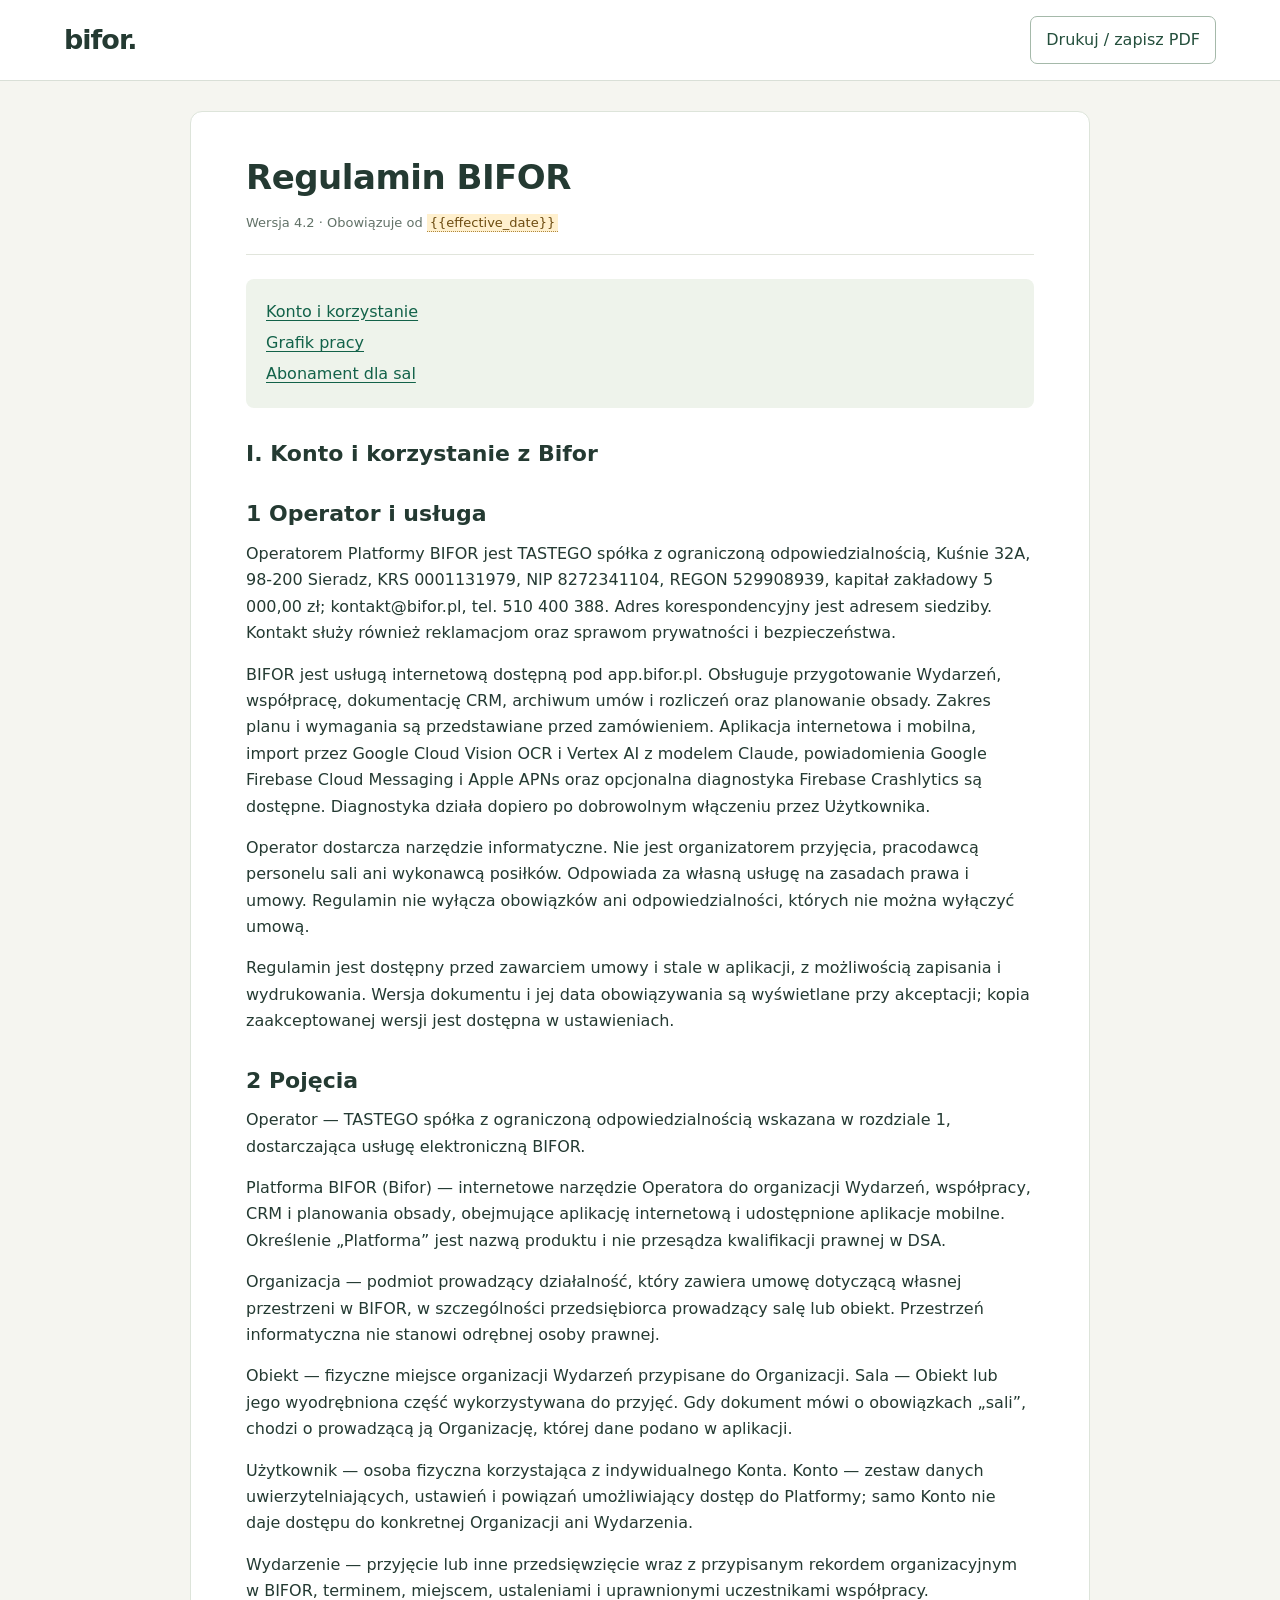
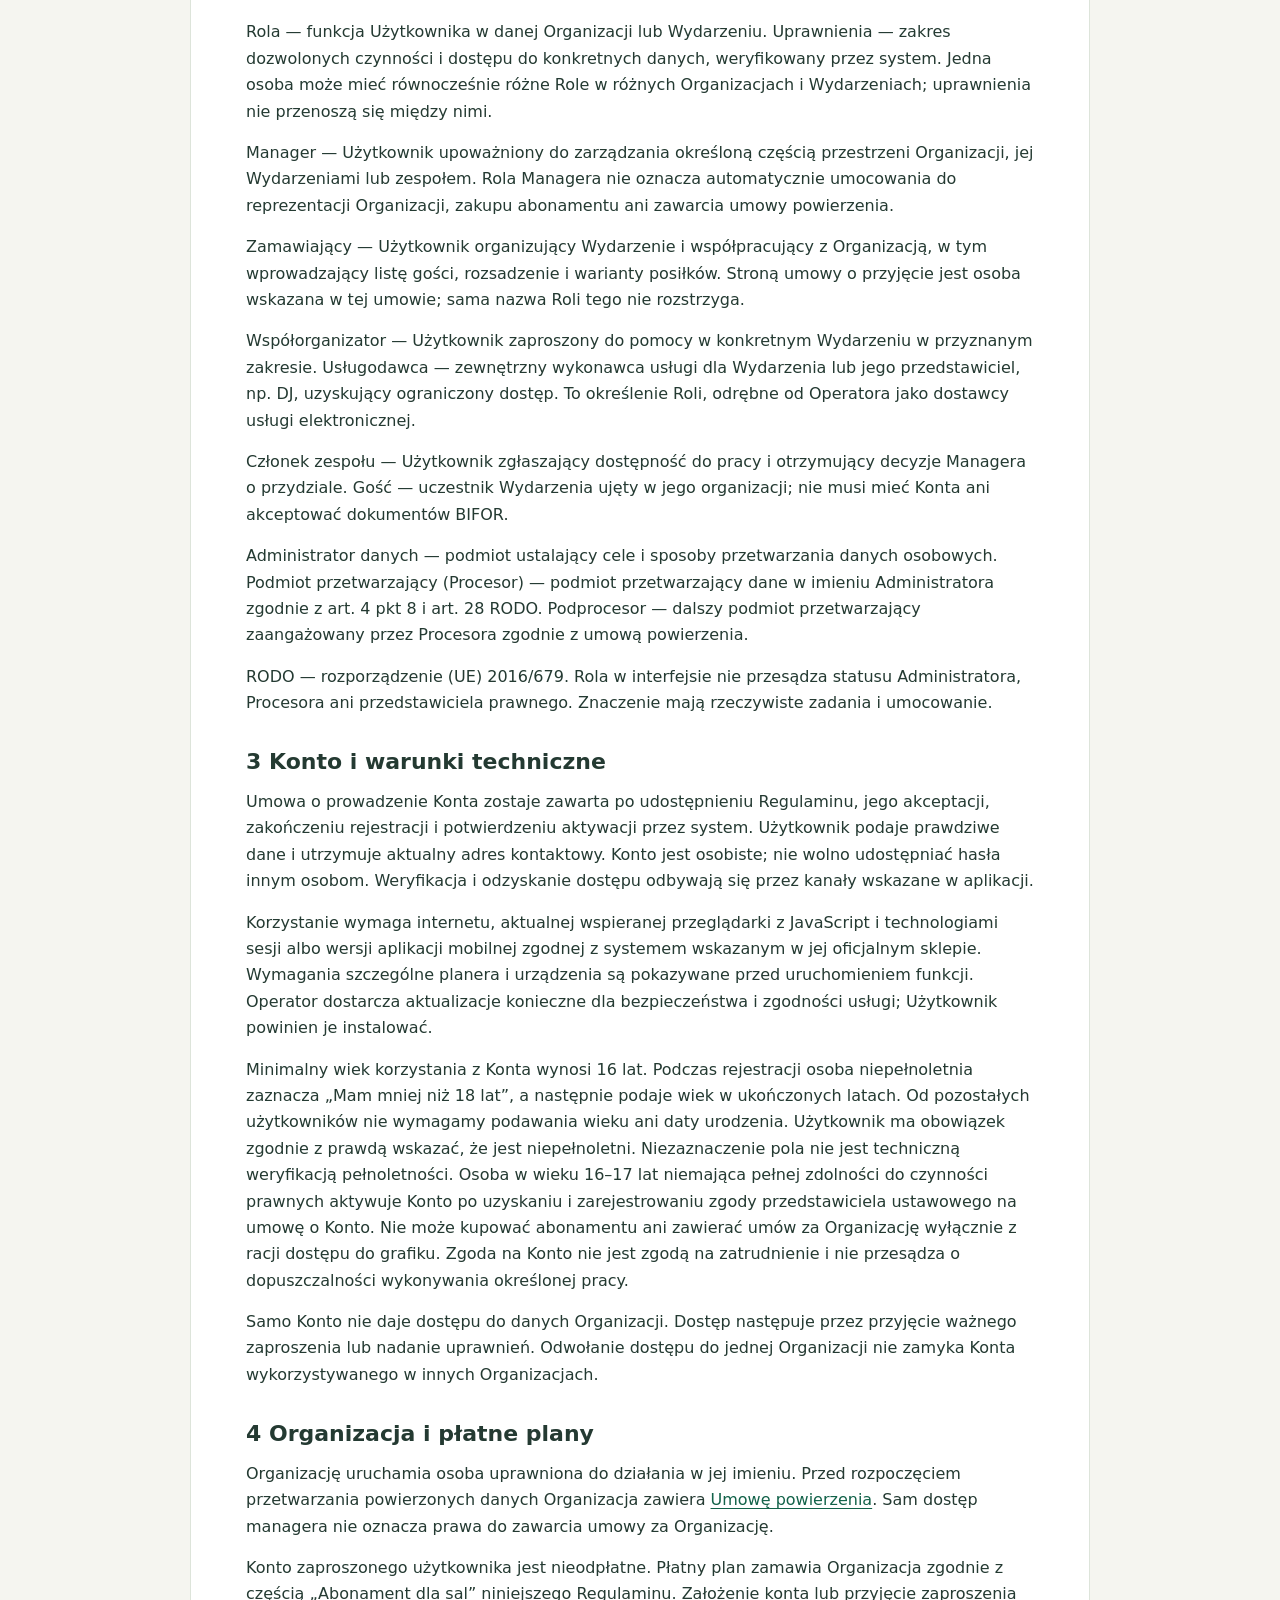
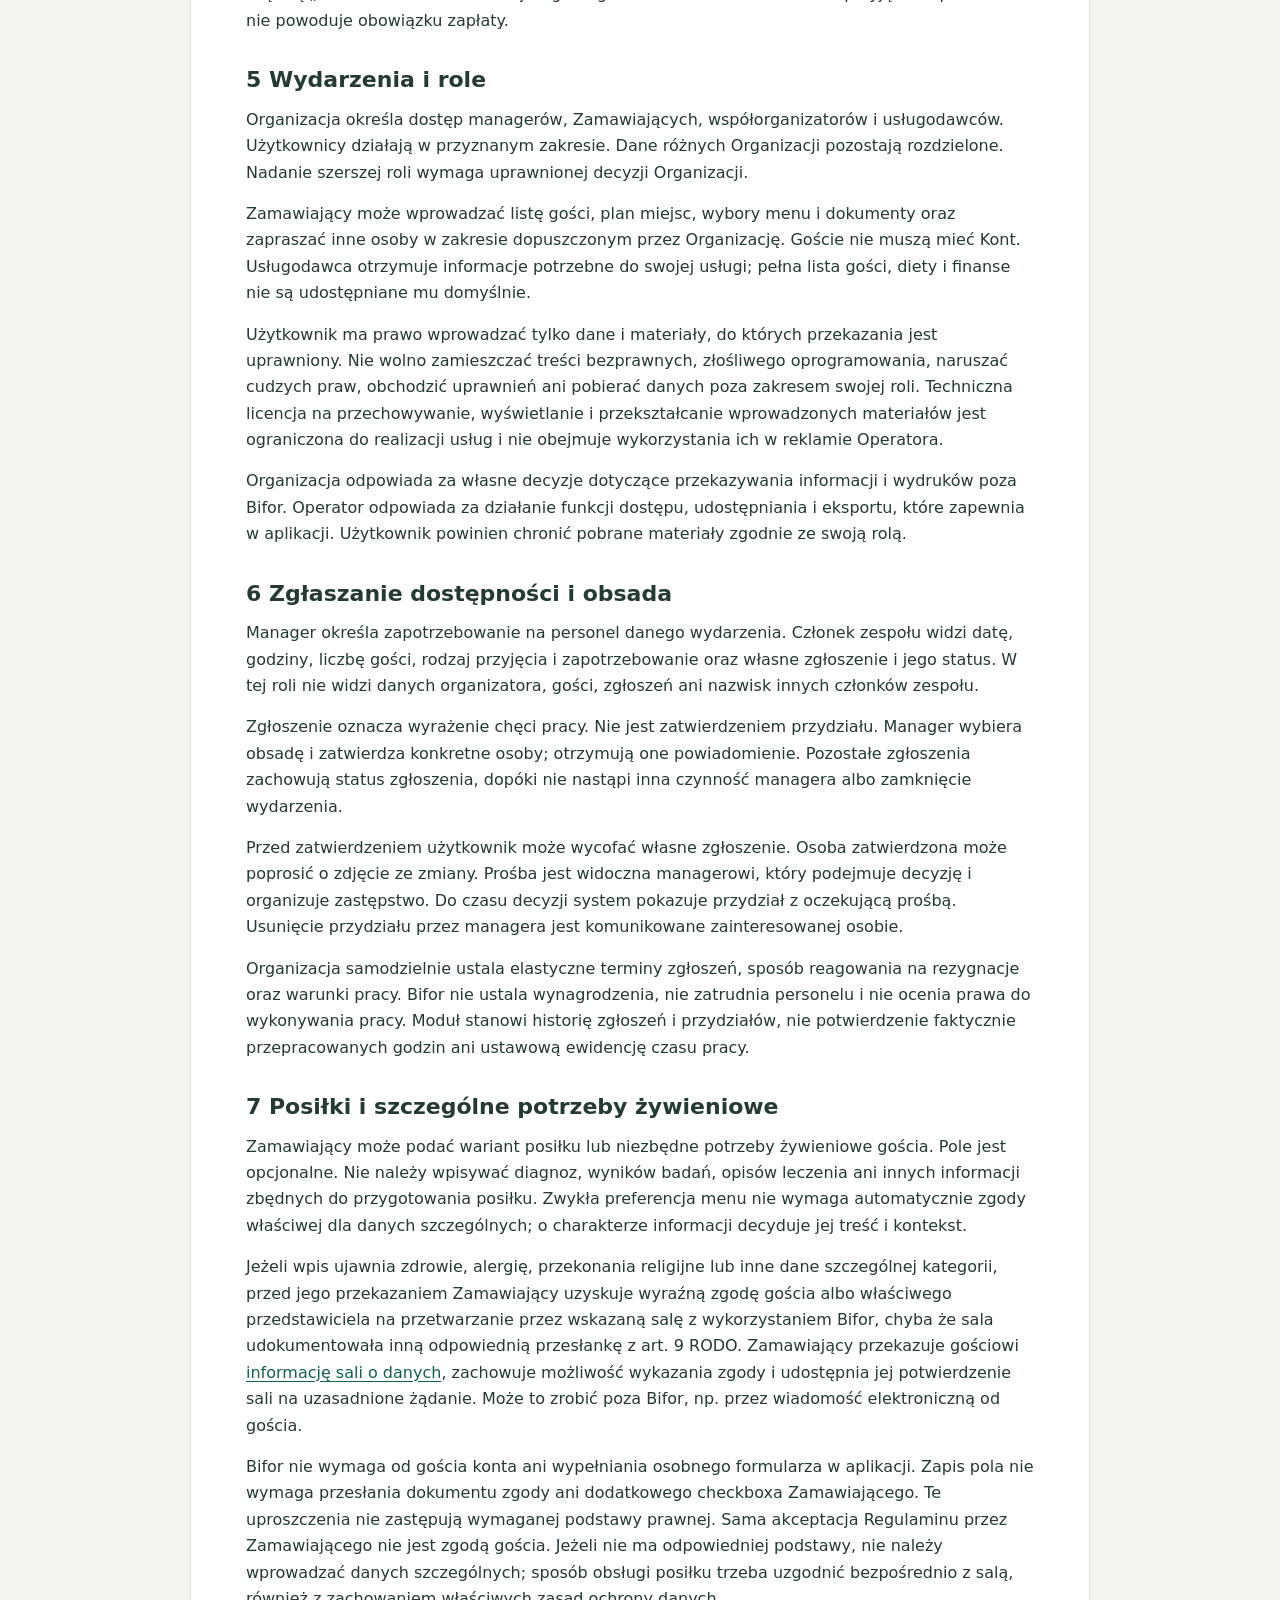
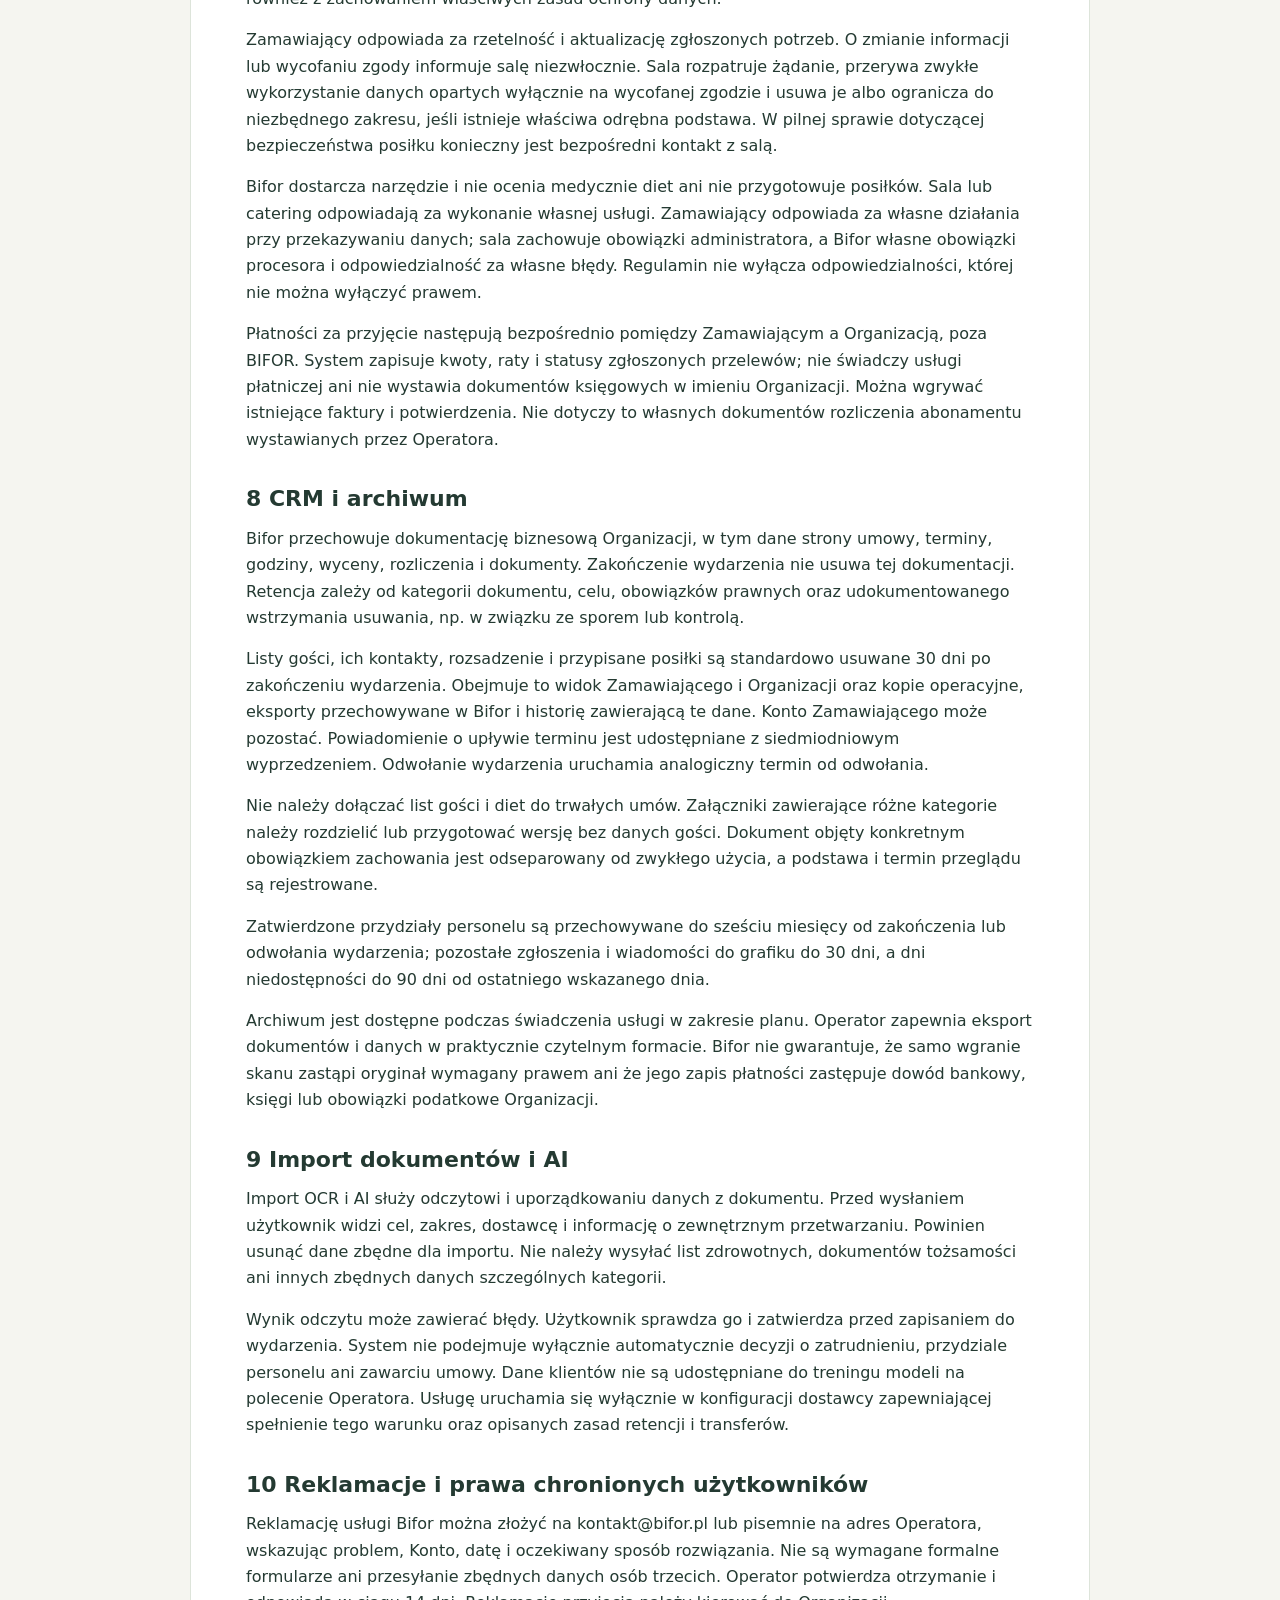
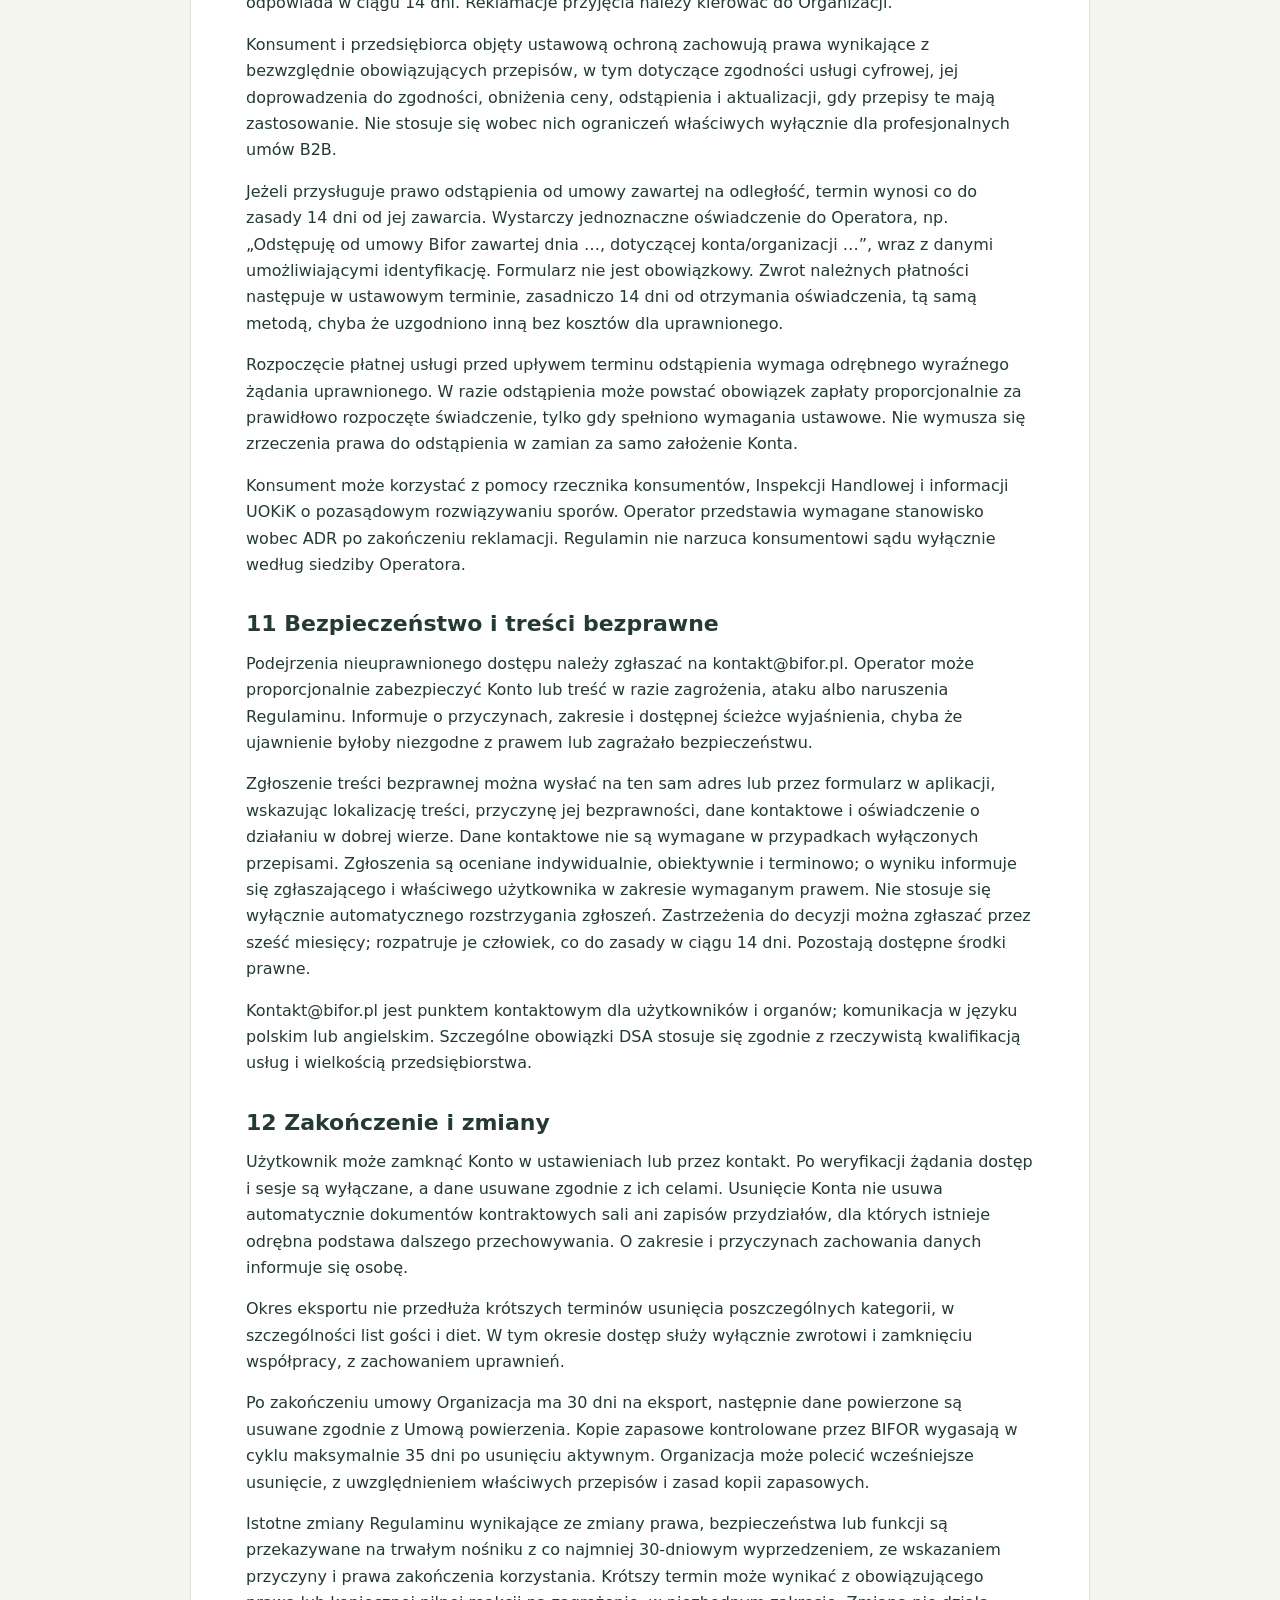
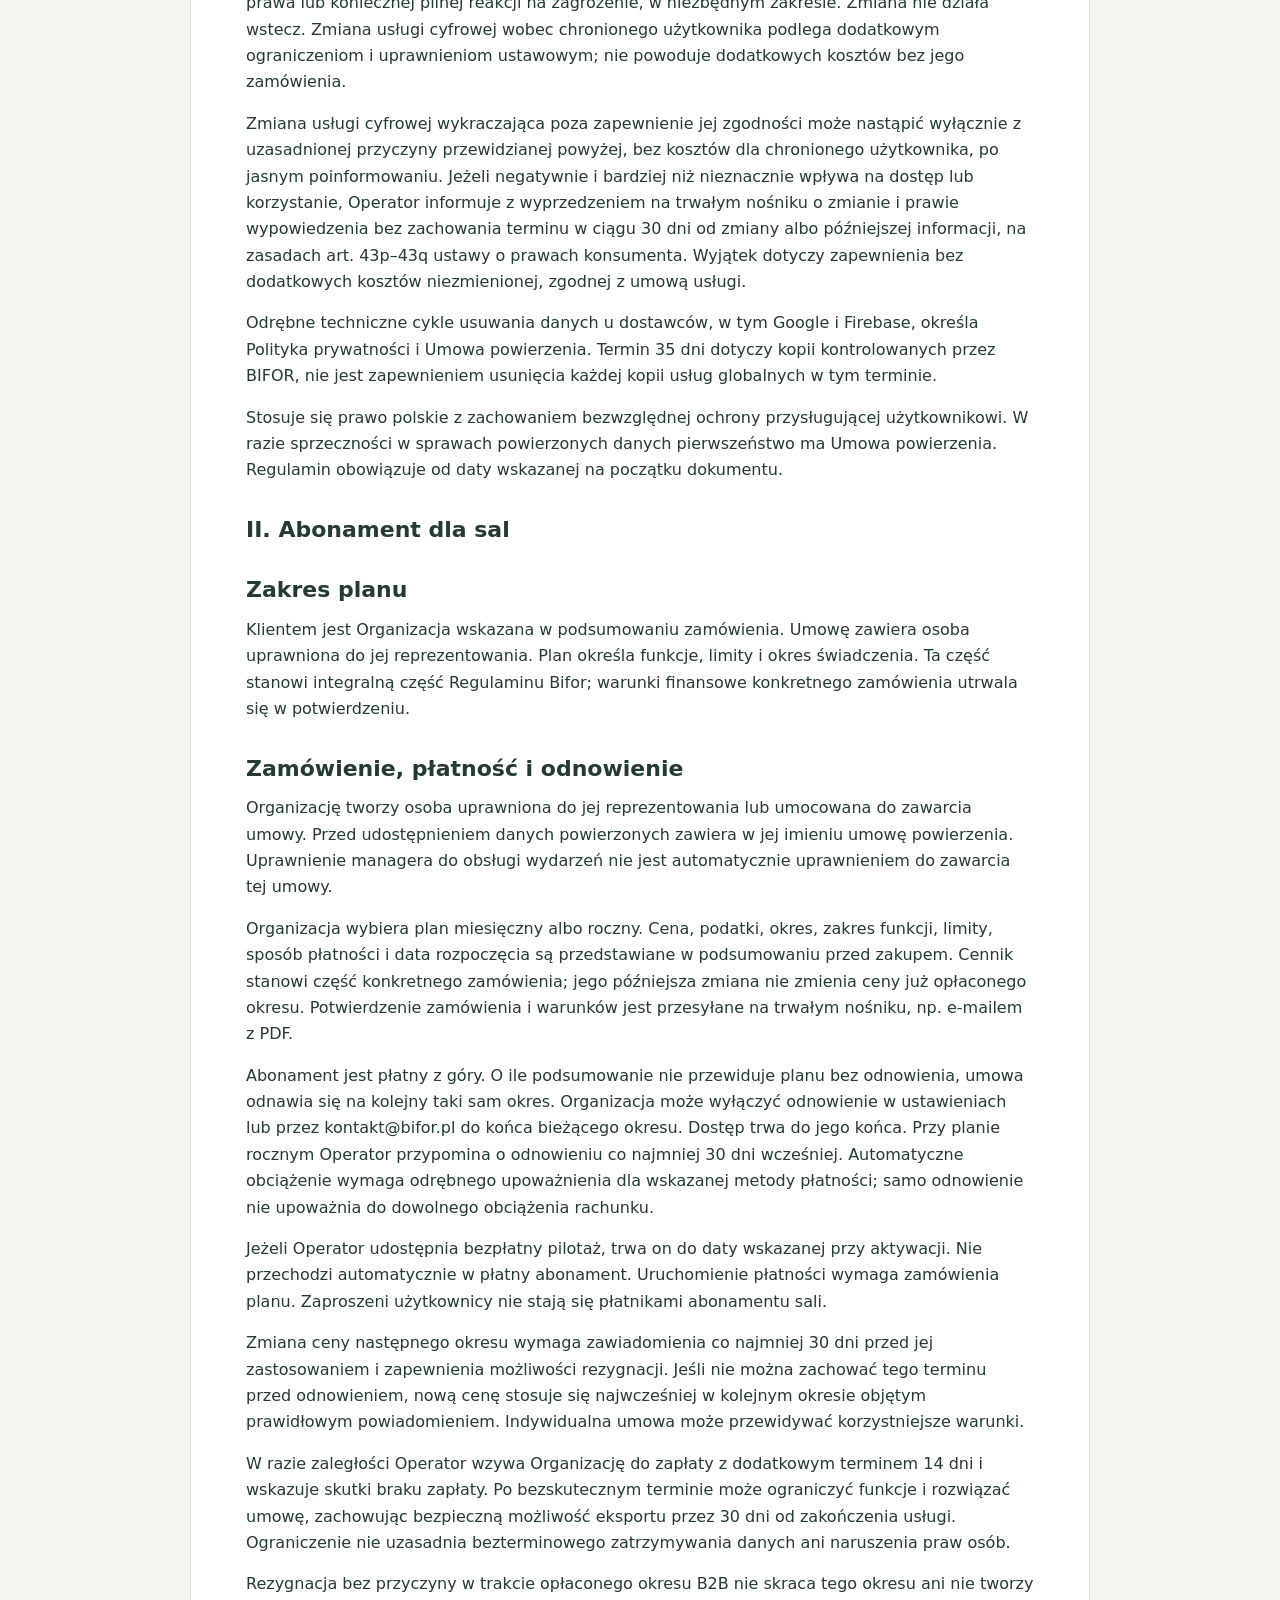
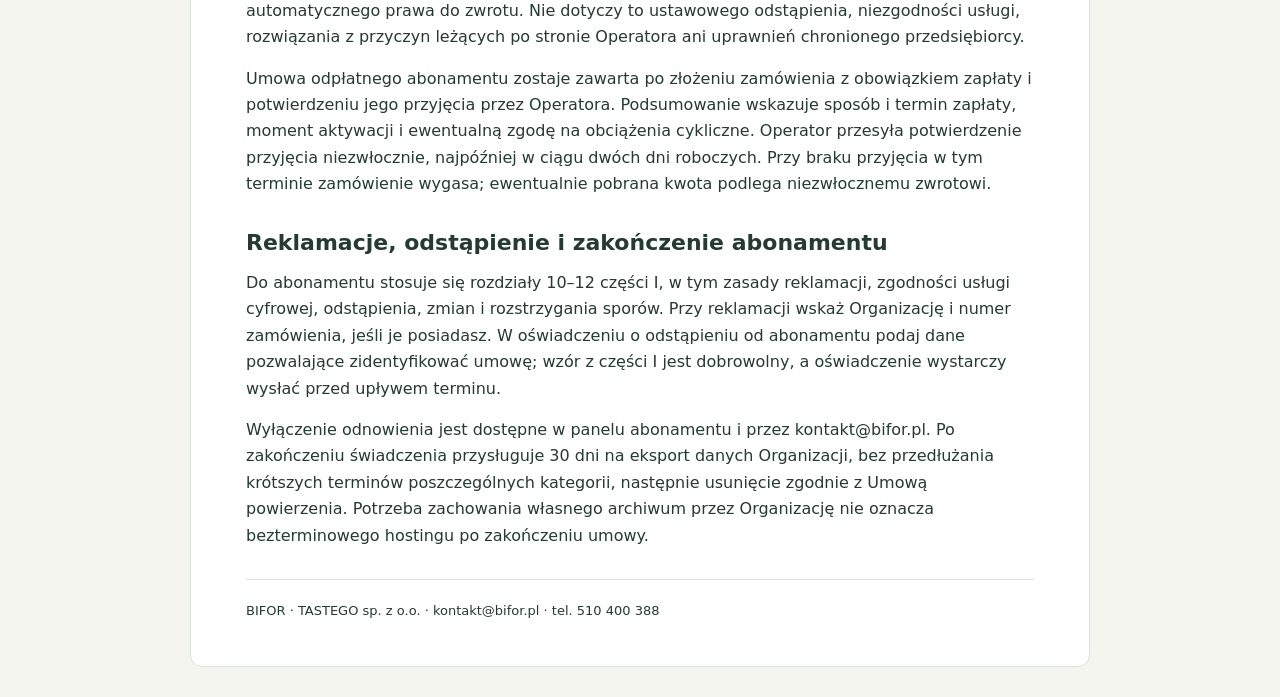
<file: content/legal/01_Regulamin_Bifor.html>
<!doctype html><html lang="pl"><head><meta charset="utf-8"><meta name="viewport" content="width=device-width,initial-scale=1"><title>Regulamin BIFOR | Bifor</title><style>*{box-sizing:border-box}body{margin:0;background:#f5f5f0;color:#243a32;font:16px/1.65 system-ui,-apple-system,Segoe UI,sans-serif}a{color:#126249;text-underline-offset:3px}header{background:white;border-bottom:1px solid #d9dfd7;padding:16px 5%;display:flex;justify-content:space-between;gap:15px;align-items:center}.brand{font-weight:750;font-size:27px;letter-spacing:-1px}button{padding:10px 15px;border:1px solid #a5b9aa;border-radius:7px;background:white;color:#244f3c;font:inherit;cursor:pointer}main{max-width:900px;margin:30px auto;padding:45px 55px;background:white;border:1px solid #dde4da;border-radius:12px}h1{font-size:34px;line-height:1.2;letter-spacing:-.5px;margin:0 0 14px}h2{font-size:22px;line-height:1.3;margin:32px 0 12px}p{margin:0 0 15px}small,.meta{color:#627268;font-size:13px}.meta{border-bottom:1px solid #e1e5dc;padding-bottom:20px;margin-bottom:24px}.toc{background:#eef3eb;padding:15px 20px;border-radius:8px;margin:24px 0}.toc a{display:block;margin:5px 0}.field{background:#fff0ce;color:#6c4b10;font-size:13px;overflow-wrap:anywhere;padding:1px 3px;border-bottom:1px dotted #ae873d}.anchor{scroll-margin-top:20px}table{width:100%;border-collapse:collapse;font-size:14px}td,th{border:1px solid #d7dfd3;padding:10px;text-align:left;vertical-align:top}th{background:#eef3eb}.table{overflow:auto;margin:20px 0}footer{border-top:1px solid #dce4d8;padding-top:20px;margin-top:30px;font-size:13px}.notice{padding:15px;background:#fff6df;border-left:3px solid #b88b39;margin-bottom:24px}label{display:block;margin:12px 0}input[type=checkbox]{width:19px;height:19px;vertical-align:middle;accent-color:#176349}select{font:inherit;padding:6px}.demo{border:1px solid #d7dfd3;border-radius:8px;padding:20px;background:#f8faf5}a:focus-visible,button:focus-visible,input:focus-visible,select:focus-visible{outline:3px solid #c18c2b;outline-offset:3px}@media(max-width:650px){main{padding:25px 20px;margin:12px 8px}h1{font-size:28px}header{padding:12px 18px}.table{max-width:100%}}@media print{@page{size:A4;margin:18mm}body{background:white;color:black;font:11pt/1.5 serif}header,.toc,.demo{display:none}main{margin:0;padding:0;border:0;max-width:none}h1{font-size:23pt}h2{font-size:15pt;break-after:avoid}tr{break-inside:avoid}p{orphans:3;widows:3}.table{overflow:visible}a{color:black}.field{background:none;color:black}footer{font-size:9pt}}</style></head><body><header><span class="brand">bifor.</span><button onclick="window.print()">Drukuj / zapisz PDF</button></header><main><h1>Regulamin BIFOR</h1><div class="meta">Wersja 4.2 · Obowiązuje od <span class="field">{{effective_date}}</span></div><nav class="toc"><a href="#regulamin">Konto i korzystanie</a><a href="#grafik">Grafik pracy</a><a href="#abonament">Abonament dla sal</a></nav><div class="anchor" id="regulamin"></div>
<h2>I. Konto i korzystanie z Bifor</h2>
<h2>1 Operator i usługa</h2>
<p>Operatorem Platformy BIFOR jest TASTEGO spółka z ograniczoną odpowiedzialnością, Kuśnie 32A, 98-200 Sieradz, KRS 0001131979, NIP 8272341104, REGON 529908939, kapitał zakładowy 5 000,00 zł; kontakt@bifor.pl, tel. 510 400 388. Adres korespondencyjny jest adresem siedziby. Kontakt służy również reklamacjom oraz sprawom prywatności i bezpieczeństwa.</p>
<p>BIFOR jest usługą internetową dostępną pod app.bifor.pl. Obsługuje przygotowanie Wydarzeń, współpracę, dokumentację CRM, archiwum umów i rozliczeń oraz planowanie obsady. Zakres planu i wymagania są przedstawiane przed zamówieniem. Aplikacja internetowa i mobilna, import przez Google Cloud Vision OCR i Vertex AI z modelem Claude, powiadomienia Google Firebase Cloud Messaging i Apple APNs oraz opcjonalna diagnostyka Firebase Crashlytics są dostępne. Diagnostyka działa dopiero po dobrowolnym włączeniu przez Użytkownika.</p>
<p>Operator dostarcza narzędzie informatyczne. Nie jest organizatorem przyjęcia, pracodawcą personelu sali ani wykonawcą posiłków. Odpowiada za własną usługę na zasadach prawa i umowy. Regulamin nie wyłącza obowiązków ani odpowiedzialności, których nie można wyłączyć umową.</p>
<p>Regulamin jest dostępny przed zawarciem umowy i stale w aplikacji, z możliwością zapisania i wydrukowania. Wersja dokumentu i jej data obowiązywania są wyświetlane przy akceptacji; kopia zaakceptowanej wersji jest dostępna w ustawieniach.</p>
<h2>2 Pojęcia</h2>
<p>Operator — TASTEGO spółka z ograniczoną odpowiedzialnością wskazana w rozdziale 1, dostarczająca usługę elektroniczną BIFOR.</p>
<p>Platforma BIFOR (Bifor) — internetowe narzędzie Operatora do organizacji Wydarzeń, współpracy, CRM i planowania obsady, obejmujące aplikację internetową i udostępnione aplikacje mobilne. Określenie „Platforma” jest nazwą produktu i nie przesądza kwalifikacji prawnej w DSA.</p>
<p>Organizacja — podmiot prowadzący działalność, który zawiera umowę dotyczącą własnej przestrzeni w BIFOR, w szczególności przedsiębiorca prowadzący salę lub obiekt. Przestrzeń informatyczna nie stanowi odrębnej osoby prawnej.</p>
<p>Obiekt — fizyczne miejsce organizacji Wydarzeń przypisane do Organizacji. Sala — Obiekt lub jego wyodrębniona część wykorzystywana do przyjęć. Gdy dokument mówi o obowiązkach „sali”, chodzi o prowadzącą ją Organizację, której dane podano w aplikacji.</p>
<p>Użytkownik — osoba fizyczna korzystająca z indywidualnego Konta. Konto — zestaw danych uwierzytelniających, ustawień i powiązań umożliwiający dostęp do Platformy; samo Konto nie daje dostępu do konkretnej Organizacji ani Wydarzenia.</p>
<p>Wydarzenie — przyjęcie lub inne przedsięwzięcie wraz z przypisanym rekordem organizacyjnym w BIFOR, terminem, miejscem, ustaleniami i uprawnionymi uczestnikami współpracy.</p>
<p>Rola — funkcja Użytkownika w danej Organizacji lub Wydarzeniu. Uprawnienia — zakres dozwolonych czynności i dostępu do konkretnych danych, weryfikowany przez system. Jedna osoba może mieć równocześnie różne Role w różnych Organizacjach i Wydarzeniach; uprawnienia nie przenoszą się między nimi.</p>
<p>Manager — Użytkownik upoważniony do zarządzania określoną częścią przestrzeni Organizacji, jej Wydarzeniami lub zespołem. Rola Managera nie oznacza automatycznie umocowania do reprezentacji Organizacji, zakupu abonamentu ani zawarcia umowy powierzenia.</p>
<p>Zamawiający — Użytkownik organizujący Wydarzenie i współpracujący z Organizacją, w tym wprowadzający listę gości, rozsadzenie i warianty posiłków. Stroną umowy o przyjęcie jest osoba wskazana w tej umowie; sama nazwa Roli tego nie rozstrzyga.</p>
<p>Współorganizator — Użytkownik zaproszony do pomocy w konkretnym Wydarzeniu w przyznanym zakresie. Usługodawca — zewnętrzny wykonawca usługi dla Wydarzenia lub jego przedstawiciel, np. DJ, uzyskujący ograniczony dostęp. To określenie Roli, odrębne od Operatora jako dostawcy usługi elektronicznej.</p>
<p>Członek zespołu — Użytkownik zgłaszający dostępność do pracy i otrzymujący decyzje Managera o przydziale. Gość — uczestnik Wydarzenia ujęty w jego organizacji; nie musi mieć Konta ani akceptować dokumentów BIFOR.</p>
<p>Administrator danych — podmiot ustalający cele i sposoby przetwarzania danych osobowych. Podmiot przetwarzający (Procesor) — podmiot przetwarzający dane w imieniu Administratora zgodnie z art. 4 pkt 8 i art. 28 RODO. Podprocesor — dalszy podmiot przetwarzający zaangażowany przez Procesora zgodnie z umową powierzenia.</p>
<p>RODO — rozporządzenie (UE) 2016/679. Rola w interfejsie nie przesądza statusu Administratora, Procesora ani przedstawiciela prawnego. Znaczenie mają rzeczywiste zadania i umocowanie.</p>
<h2>3 Konto i warunki techniczne</h2>
<p>Umowa o prowadzenie Konta zostaje zawarta po udostępnieniu Regulaminu, jego akceptacji, zakończeniu rejestracji i potwierdzeniu aktywacji przez system. Użytkownik podaje prawdziwe dane i utrzymuje aktualny adres kontaktowy. Konto jest osobiste; nie wolno udostępniać hasła innym osobom. Weryfikacja i odzyskanie dostępu odbywają się przez kanały wskazane w aplikacji.</p>
<p>Korzystanie wymaga internetu, aktualnej wspieranej przeglądarki z JavaScript i technologiami sesji albo wersji aplikacji mobilnej zgodnej z systemem wskazanym w jej oficjalnym sklepie. Wymagania szczególne planera i urządzenia są pokazywane przed uruchomieniem funkcji. Operator dostarcza aktualizacje konieczne dla bezpieczeństwa i zgodności usługi; Użytkownik powinien je instalować.</p>
<p>Minimalny wiek korzystania z Konta wynosi 16 lat. Podczas rejestracji osoba niepełnoletnia zaznacza „Mam mniej niż 18 lat”, a następnie podaje wiek w ukończonych latach. Od pozostałych użytkowników nie wymagamy podawania wieku ani daty urodzenia. Użytkownik ma obowiązek zgodnie z prawdą wskazać, że jest niepełnoletni. Niezaznaczenie pola nie jest techniczną weryfikacją pełnoletności. Osoba w wieku 16–17 lat niemająca pełnej zdolności do czynności prawnych aktywuje Konto po uzyskaniu i zarejestrowaniu zgody przedstawiciela ustawowego na umowę o Konto. Nie może kupować abonamentu ani zawierać umów za Organizację wyłącznie z racji dostępu do grafiku. Zgoda na Konto nie jest zgodą na zatrudnienie i nie przesądza o dopuszczalności wykonywania określonej pracy.</p>
<p>Samo Konto nie daje dostępu do danych Organizacji. Dostęp następuje przez przyjęcie ważnego zaproszenia lub nadanie uprawnień. Odwołanie dostępu do jednej Organizacji nie zamyka Konta wykorzystywanego w innych Organizacjach.</p>
<h2>4 Organizacja i płatne plany</h2>
<p>Organizację uruchamia osoba uprawniona do działania w jej imieniu. Przed rozpoczęciem przetwarzania powierzonych danych Organizacja zawiera <a href="03_Umowa_powierzenia.html#umowa">Umowę powierzenia</a>. Sam dostęp managera nie oznacza prawa do zawarcia umowy za Organizację.</p>
<p>Konto zaproszonego użytkownika jest nieodpłatne. Płatny plan zamawia Organizacja zgodnie z częścią „Abonament dla sal” niniejszego Regulaminu. Założenie konta lub przyjęcie zaproszenia nie powoduje obowiązku zapłaty.</p>
<h2>5 Wydarzenia i role</h2>
<p>Organizacja określa dostęp managerów, Zamawiających, współorganizatorów i usługodawców. Użytkownicy działają w przyznanym zakresie. Dane różnych Organizacji pozostają rozdzielone. Nadanie szerszej roli wymaga uprawnionej decyzji Organizacji.</p>
<p>Zamawiający może wprowadzać listę gości, plan miejsc, wybory menu i dokumenty oraz zapraszać inne osoby w zakresie dopuszczonym przez Organizację. Goście nie muszą mieć Kont. Usługodawca otrzymuje informacje potrzebne do swojej usługi; pełna lista gości, diety i finanse nie są udostępniane mu domyślnie.</p>
<p>Użytkownik ma prawo wprowadzać tylko dane i materiały, do których przekazania jest uprawniony. Nie wolno zamieszczać treści bezprawnych, złośliwego oprogramowania, naruszać cudzych praw, obchodzić uprawnień ani pobierać danych poza zakresem swojej roli. Techniczna licencja na przechowywanie, wyświetlanie i przekształcanie wprowadzonych materiałów jest ograniczona do realizacji usług i nie obejmuje wykorzystania ich w reklamie Operatora.</p>
<p>Organizacja odpowiada za własne decyzje dotyczące przekazywania informacji i wydruków poza Bifor. Operator odpowiada za działanie funkcji dostępu, udostępniania i eksportu, które zapewnia w aplikacji. Użytkownik powinien chronić pobrane materiały zgodnie ze swoją rolą.</p>
<div class="anchor" id="grafik"></div>
<h2>6 Zgłaszanie dostępności i obsada</h2>
<p>Manager określa zapotrzebowanie na personel danego wydarzenia. Członek zespołu widzi datę, godziny, liczbę gości, rodzaj przyjęcia i zapotrzebowanie oraz własne zgłoszenie i jego status. W tej roli nie widzi danych organizatora, gości, zgłoszeń ani nazwisk innych członków zespołu.</p>
<p>Zgłoszenie oznacza wyrażenie chęci pracy. Nie jest zatwierdzeniem przydziału. Manager wybiera obsadę i zatwierdza konkretne osoby; otrzymują one powiadomienie. Pozostałe zgłoszenia zachowują status zgłoszenia, dopóki nie nastąpi inna czynność managera albo zamknięcie wydarzenia.</p>
<p>Przed zatwierdzeniem użytkownik może wycofać własne zgłoszenie. Osoba zatwierdzona może poprosić o zdjęcie ze zmiany. Prośba jest widoczna managerowi, który podejmuje decyzję i organizuje zastępstwo. Do czasu decyzji system pokazuje przydział z oczekującą prośbą. Usunięcie przydziału przez managera jest komunikowane zainteresowanej osobie.</p>
<p>Organizacja samodzielnie ustala elastyczne terminy zgłoszeń, sposób reagowania na rezygnacje oraz warunki pracy. Bifor nie ustala wynagrodzenia, nie zatrudnia personelu i nie ocenia prawa do wykonywania pracy. Moduł stanowi historię zgłoszeń i przydziałów, nie potwierdzenie faktycznie przepracowanych godzin ani ustawową ewidencję czasu pracy.</p>
<h2>7 Posiłki i szczególne potrzeby żywieniowe</h2>
<p>Zamawiający może podać wariant posiłku lub niezbędne potrzeby żywieniowe gościa. Pole jest opcjonalne. Nie należy wpisywać diagnoz, wyników badań, opisów leczenia ani innych informacji zbędnych do przygotowania posiłku. Zwykła preferencja menu nie wymaga automatycznie zgody właściwej dla danych szczególnych; o charakterze informacji decyduje jej treść i kontekst.</p>
<p>Jeżeli wpis ujawnia zdrowie, alergię, przekonania religijne lub inne dane szczególnej kategorii, przed jego przekazaniem Zamawiający uzyskuje wyraźną zgodę gościa albo właściwego przedstawiciela na przetwarzanie przez wskazaną salę z wykorzystaniem Bifor, chyba że sala udokumentowała inną odpowiednią przesłankę z art. 9 RODO. Zamawiający przekazuje gościowi <a href="04_Informacja_sali_o_danych.html#goscie">informację sali o danych</a>, zachowuje możliwość wykazania zgody i udostępnia jej potwierdzenie sali na uzasadnione żądanie. Może to zrobić poza Bifor, np. przez wiadomość elektroniczną od gościa.</p>
<p>Bifor nie wymaga od gościa konta ani wypełniania osobnego formularza w aplikacji. Zapis pola nie wymaga przesłania dokumentu zgody ani dodatkowego checkboxa Zamawiającego. Te uproszczenia nie zastępują wymaganej podstawy prawnej. Sama akceptacja Regulaminu przez Zamawiającego nie jest zgodą gościa. Jeżeli nie ma odpowiedniej podstawy, nie należy wprowadzać danych szczególnych; sposób obsługi posiłku trzeba uzgodnić bezpośrednio z salą, również z zachowaniem właściwych zasad ochrony danych.</p>
<p>Zamawiający odpowiada za rzetelność i aktualizację zgłoszonych potrzeb. O zmianie informacji lub wycofaniu zgody informuje salę niezwłocznie. Sala rozpatruje żądanie, przerywa zwykłe wykorzystanie danych opartych wyłącznie na wycofanej zgodzie i usuwa je albo ogranicza do niezbędnego zakresu, jeśli istnieje właściwa odrębna podstawa. W pilnej sprawie dotyczącej bezpieczeństwa posiłku konieczny jest bezpośredni kontakt z salą.</p>
<p>Bifor dostarcza narzędzie i nie ocenia medycznie diet ani nie przygotowuje posiłków. Sala lub catering odpowiadają za wykonanie własnej usługi. Zamawiający odpowiada za własne działania przy przekazywaniu danych; sala zachowuje obowiązki administratora, a Bifor własne obowiązki procesora i odpowiedzialność za własne błędy. Regulamin nie wyłącza odpowiedzialności, której nie można wyłączyć prawem.</p>
<p>Płatności za przyjęcie następują bezpośrednio pomiędzy Zamawiającym a Organizacją, poza BIFOR. System zapisuje kwoty, raty i statusy zgłoszonych przelewów; nie świadczy usługi płatniczej ani nie wystawia dokumentów księgowych w imieniu Organizacji. Można wgrywać istniejące faktury i potwierdzenia. Nie dotyczy to własnych dokumentów rozliczenia abonamentu wystawianych przez Operatora.</p>
<h2>8 CRM i archiwum</h2>
<p>Bifor przechowuje dokumentację biznesową Organizacji, w tym dane strony umowy, terminy, godziny, wyceny, rozliczenia i dokumenty. Zakończenie wydarzenia nie usuwa tej dokumentacji. Retencja zależy od kategorii dokumentu, celu, obowiązków prawnych oraz udokumentowanego wstrzymania usuwania, np. w związku ze sporem lub kontrolą.</p>
<p>Listy gości, ich kontakty, rozsadzenie i przypisane posiłki są standardowo usuwane 30 dni po zakończeniu wydarzenia. Obejmuje to widok Zamawiającego i Organizacji oraz kopie operacyjne, eksporty przechowywane w Bifor i historię zawierającą te dane. Konto Zamawiającego może pozostać. Powiadomienie o upływie terminu jest udostępniane z siedmiodniowym wyprzedzeniem. Odwołanie wydarzenia uruchamia analogiczny termin od odwołania.</p>
<p>Nie należy dołączać list gości i diet do trwałych umów. Załączniki zawierające różne kategorie należy rozdzielić lub przygotować wersję bez danych gości. Dokument objęty konkretnym obowiązkiem zachowania jest odseparowany od zwykłego użycia, a podstawa i termin przeglądu są rejestrowane.</p>
<p>Zatwierdzone przydziały personelu są przechowywane do sześciu miesięcy od zakończenia lub odwołania wydarzenia; pozostałe zgłoszenia i wiadomości do grafiku do 30 dni, a dni niedostępności do 90 dni od ostatniego wskazanego dnia.</p>
<p>Archiwum jest dostępne podczas świadczenia usługi w zakresie planu. Operator zapewnia eksport dokumentów i danych w praktycznie czytelnym formacie. Bifor nie gwarantuje, że samo wgranie skanu zastąpi oryginał wymagany prawem ani że jego zapis płatności zastępuje dowód bankowy, księgi lub obowiązki podatkowe Organizacji.</p>
<h2>9 Import dokumentów i AI</h2>
<p>Import OCR i AI służy odczytowi i uporządkowaniu danych z dokumentu. Przed wysłaniem użytkownik widzi cel, zakres, dostawcę i informację o zewnętrznym przetwarzaniu. Powinien usunąć dane zbędne dla importu. Nie należy wysyłać list zdrowotnych, dokumentów tożsamości ani innych zbędnych danych szczególnych kategorii.</p>
<p>Wynik odczytu może zawierać błędy. Użytkownik sprawdza go i zatwierdza przed zapisaniem do wydarzenia. System nie podejmuje wyłącznie automatycznie decyzji o zatrudnieniu, przydziale personelu ani zawarciu umowy. Dane klientów nie są udostępniane do treningu modeli na polecenie Operatora. Usługę uruchamia się wyłącznie w konfiguracji dostawcy zapewniającej spełnienie tego warunku oraz opisanych zasad retencji i transferów.</p>
<h2>10 Reklamacje i prawa chronionych użytkowników</h2>
<p>Reklamację usługi Bifor można złożyć na kontakt@bifor.pl lub pisemnie na adres Operatora, wskazując problem, Konto, datę i oczekiwany sposób rozwiązania. Nie są wymagane formalne formularze ani przesyłanie zbędnych danych osób trzecich. Operator potwierdza otrzymanie i odpowiada w ciągu 14 dni. Reklamacje przyjęcia należy kierować do Organizacji.</p>
<p>Konsument i przedsiębiorca objęty ustawową ochroną zachowują prawa wynikające z bezwzględnie obowiązujących przepisów, w tym dotyczące zgodności usługi cyfrowej, jej doprowadzenia do zgodności, obniżenia ceny, odstąpienia i aktualizacji, gdy przepisy te mają zastosowanie. Nie stosuje się wobec nich ograniczeń właściwych wyłącznie dla profesjonalnych umów B2B.</p>
<p>Jeżeli przysługuje prawo odstąpienia od umowy zawartej na odległość, termin wynosi co do zasady 14 dni od jej zawarcia. Wystarczy jednoznaczne oświadczenie do Operatora, np. „Odstępuję od umowy Bifor zawartej dnia …, dotyczącej konta/organizacji …”, wraz z danymi umożliwiającymi identyfikację. Formularz nie jest obowiązkowy. Zwrot należnych płatności następuje w ustawowym terminie, zasadniczo 14 dni od otrzymania oświadczenia, tą samą metodą, chyba że uzgodniono inną bez kosztów dla uprawnionego.</p>
<p>Rozpoczęcie płatnej usługi przed upływem terminu odstąpienia wymaga odrębnego wyraźnego żądania uprawnionego. W razie odstąpienia może powstać obowiązek zapłaty proporcjonalnie za prawidłowo rozpoczęte świadczenie, tylko gdy spełniono wymagania ustawowe. Nie wymusza się zrzeczenia prawa do odstąpienia w zamian za samo założenie Konta.</p>
<p>Konsument może korzystać z pomocy rzecznika konsumentów, Inspekcji Handlowej i informacji UOKiK o pozasądowym rozwiązywaniu sporów. Operator przedstawia wymagane stanowisko wobec ADR po zakończeniu reklamacji. Regulamin nie narzuca konsumentowi sądu wyłącznie według siedziby Operatora.</p>
<h2>11 Bezpieczeństwo i treści bezprawne</h2>
<p>Podejrzenia nieuprawnionego dostępu należy zgłaszać na kontakt@bifor.pl. Operator może proporcjonalnie zabezpieczyć Konto lub treść w razie zagrożenia, ataku albo naruszenia Regulaminu. Informuje o przyczynach, zakresie i dostępnej ścieżce wyjaśnienia, chyba że ujawnienie byłoby niezgodne z prawem lub zagrażało bezpieczeństwu.</p>
<p>Zgłoszenie treści bezprawnej można wysłać na ten sam adres lub przez formularz w aplikacji, wskazując lokalizację treści, przyczynę jej bezprawności, dane kontaktowe i oświadczenie o działaniu w dobrej wierze. Dane kontaktowe nie są wymagane w przypadkach wyłączonych przepisami. Zgłoszenia są oceniane indywidualnie, obiektywnie i terminowo; o wyniku informuje się zgłaszającego i właściwego użytkownika w zakresie wymaganym prawem. Nie stosuje się wyłącznie automatycznego rozstrzygania zgłoszeń. Zastrzeżenia do decyzji można zgłaszać przez sześć miesięcy; rozpatruje je człowiek, co do zasady w ciągu 14 dni. Pozostają dostępne środki prawne.</p>
<p>Kontakt@bifor.pl jest punktem kontaktowym dla użytkowników i organów; komunikacja w języku polskim lub angielskim. Szczególne obowiązki DSA stosuje się zgodnie z rzeczywistą kwalifikacją usług i wielkością przedsiębiorstwa.</p>
<h2>12 Zakończenie i zmiany</h2>
<p>Użytkownik może zamknąć Konto w ustawieniach lub przez kontakt. Po weryfikacji żądania dostęp i sesje są wyłączane, a dane usuwane zgodnie z ich celami. Usunięcie Konta nie usuwa automatycznie dokumentów kontraktowych sali ani zapisów przydziałów, dla których istnieje odrębna podstawa dalszego przechowywania. O zakresie i przyczynach zachowania danych informuje się osobę.</p>
<p>Okres eksportu nie przedłuża krótszych terminów usunięcia poszczególnych kategorii, w szczególności list gości i diet. W tym okresie dostęp służy wyłącznie zwrotowi i zamknięciu współpracy, z zachowaniem uprawnień.</p>
<p>Po zakończeniu umowy Organizacja ma 30 dni na eksport, następnie dane powierzone są usuwane zgodnie z Umową powierzenia. Kopie zapasowe kontrolowane przez BIFOR wygasają w cyklu maksymalnie 35 dni po usunięciu aktywnym. Organizacja może polecić wcześniejsze usunięcie, z uwzględnieniem właściwych przepisów i zasad kopii zapasowych.</p>
<p>Istotne zmiany Regulaminu wynikające ze zmiany prawa, bezpieczeństwa lub funkcji są przekazywane na trwałym nośniku z co najmniej 30-dniowym wyprzedzeniem, ze wskazaniem przyczyny i prawa zakończenia korzystania. Krótszy termin może wynikać z obowiązującego prawa lub koniecznej pilnej reakcji na zagrożenie, w niezbędnym zakresie. Zmiana nie działa wstecz. Zmiana usługi cyfrowej wobec chronionego użytkownika podlega dodatkowym ograniczeniom i uprawnieniom ustawowym; nie powoduje dodatkowych kosztów bez jego zamówienia.</p>
<p>Zmiana usługi cyfrowej wykraczająca poza zapewnienie jej zgodności może nastąpić wyłącznie z uzasadnionej przyczyny przewidzianej powyżej, bez kosztów dla chronionego użytkownika, po jasnym poinformowaniu. Jeżeli negatywnie i bardziej niż nieznacznie wpływa na dostęp lub korzystanie, Operator informuje z wyprzedzeniem na trwałym nośniku o zmianie i prawie wypowiedzenia bez zachowania terminu w ciągu 30 dni od zmiany albo późniejszej informacji, na zasadach art. 43p–43q ustawy o prawach konsumenta. Wyjątek dotyczy zapewnienia bez dodatkowych kosztów niezmienionej, zgodnej z umową usługi.</p>
<p>Odrębne techniczne cykle usuwania danych u dostawców, w tym Google i Firebase, określa Polityka prywatności i Umowa powierzenia. Termin 35 dni dotyczy kopii kontrolowanych przez BIFOR, nie jest zapewnieniem usunięcia każdej kopii usług globalnych w tym terminie.</p>
<p>Stosuje się prawo polskie z zachowaniem bezwzględnej ochrony przysługującej użytkownikowi. W razie sprzeczności w sprawach powierzonych danych pierwszeństwo ma Umowa powierzenia. Regulamin obowiązuje od daty wskazanej na początku dokumentu.</p>
<div class="anchor" id="abonament"></div>
<h2>II. Abonament dla sal</h2>
<h2>Zakres planu</h2>
<p>Klientem jest Organizacja wskazana w podsumowaniu zamówienia. Umowę zawiera osoba uprawniona do jej reprezentowania. Plan określa funkcje, limity i okres świadczenia. Ta część stanowi integralną część Regulaminu Bifor; warunki finansowe konkretnego zamówienia utrwala się w potwierdzeniu.</p>
<h2>Zamówienie, płatność i odnowienie</h2>
<p>Organizację tworzy osoba uprawniona do jej reprezentowania lub umocowana do zawarcia umowy. Przed udostępnieniem danych powierzonych zawiera w jej imieniu umowę powierzenia. Uprawnienie managera do obsługi wydarzeń nie jest automatycznie uprawnieniem do zawarcia tej umowy.</p>
<p>Organizacja wybiera plan miesięczny albo roczny. Cena, podatki, okres, zakres funkcji, limity, sposób płatności i data rozpoczęcia są przedstawiane w podsumowaniu przed zakupem. Cennik stanowi część konkretnego zamówienia; jego późniejsza zmiana nie zmienia ceny już opłaconego okresu. Potwierdzenie zamówienia i warunków jest przesyłane na trwałym nośniku, np. e-mailem z PDF.</p>
<p>Abonament jest płatny z góry. O ile podsumowanie nie przewiduje planu bez odnowienia, umowa odnawia się na kolejny taki sam okres. Organizacja może wyłączyć odnowienie w ustawieniach lub przez kontakt@bifor.pl do końca bieżącego okresu. Dostęp trwa do jego końca. Przy planie rocznym Operator przypomina o odnowieniu co najmniej 30 dni wcześniej. Automatyczne obciążenie wymaga odrębnego upoważnienia dla wskazanej metody płatności; samo odnowienie nie upoważnia do dowolnego obciążenia rachunku.</p>
<p>Jeżeli Operator udostępnia bezpłatny pilotaż, trwa on do daty wskazanej przy aktywacji. Nie przechodzi automatycznie w płatny abonament. Uruchomienie płatności wymaga zamówienia planu. Zaproszeni użytkownicy nie stają się płatnikami abonamentu sali.</p>
<p>Zmiana ceny następnego okresu wymaga zawiadomienia co najmniej 30 dni przed jej zastosowaniem i zapewnienia możliwości rezygnacji. Jeśli nie można zachować tego terminu przed odnowieniem, nową cenę stosuje się najwcześniej w kolejnym okresie objętym prawidłowym powiadomieniem. Indywidualna umowa może przewidywać korzystniejsze warunki.</p>
<p>W razie zaległości Operator wzywa Organizację do zapłaty z dodatkowym terminem 14 dni i wskazuje skutki braku zapłaty. Po bezskutecznym terminie może ograniczyć funkcje i rozwiązać umowę, zachowując bezpieczną możliwość eksportu przez 30 dni od zakończenia usługi. Ograniczenie nie uzasadnia bezterminowego zatrzymywania danych ani naruszenia praw osób.</p>
<p>Rezygnacja bez przyczyny w trakcie opłaconego okresu B2B nie skraca tego okresu ani nie tworzy automatycznego prawa do zwrotu. Nie dotyczy to ustawowego odstąpienia, niezgodności usługi, rozwiązania z przyczyn leżących po stronie Operatora ani uprawnień chronionego przedsiębiorcy.</p>
<p>Umowa odpłatnego abonamentu zostaje zawarta po złożeniu zamówienia z obowiązkiem zapłaty i potwierdzeniu jego przyjęcia przez Operatora. Podsumowanie wskazuje sposób i termin zapłaty, moment aktywacji i ewentualną zgodę na obciążenia cykliczne. Operator przesyła potwierdzenie przyjęcia niezwłocznie, najpóźniej w ciągu dwóch dni roboczych. Przy braku przyjęcia w tym terminie zamówienie wygasa; ewentualnie pobrana kwota podlega niezwłocznemu zwrotowi.</p>
<h2>Reklamacje, odstąpienie i zakończenie abonamentu</h2>
<p>Do abonamentu stosuje się rozdziały 10–12 części I, w tym zasady reklamacji, zgodności usługi cyfrowej, odstąpienia, zmian i rozstrzygania sporów. Przy reklamacji wskaż Organizację i numer zamówienia, jeśli je posiadasz. W oświadczeniu o odstąpieniu od abonamentu podaj dane pozwalające zidentyfikować umowę; wzór z części I jest dobrowolny, a oświadczenie wystarczy wysłać przed upływem terminu.</p>
<p>Wyłączenie odnowienia jest dostępne w panelu abonamentu i przez kontakt@bifor.pl. Po zakończeniu świadczenia przysługuje 30 dni na eksport danych Organizacji, bez przedłużania krótszych terminów poszczególnych kategorii, następnie usunięcie zgodnie z Umową powierzenia. Potrzeba zachowania własnego archiwum przez Organizację nie oznacza bezterminowego hostingu po zakończeniu umowy.</p><footer>BIFOR · TASTEGO sp. z o.o. · kontakt@bifor.pl · tel. 510 400 388</footer></main></body></html>
</file>
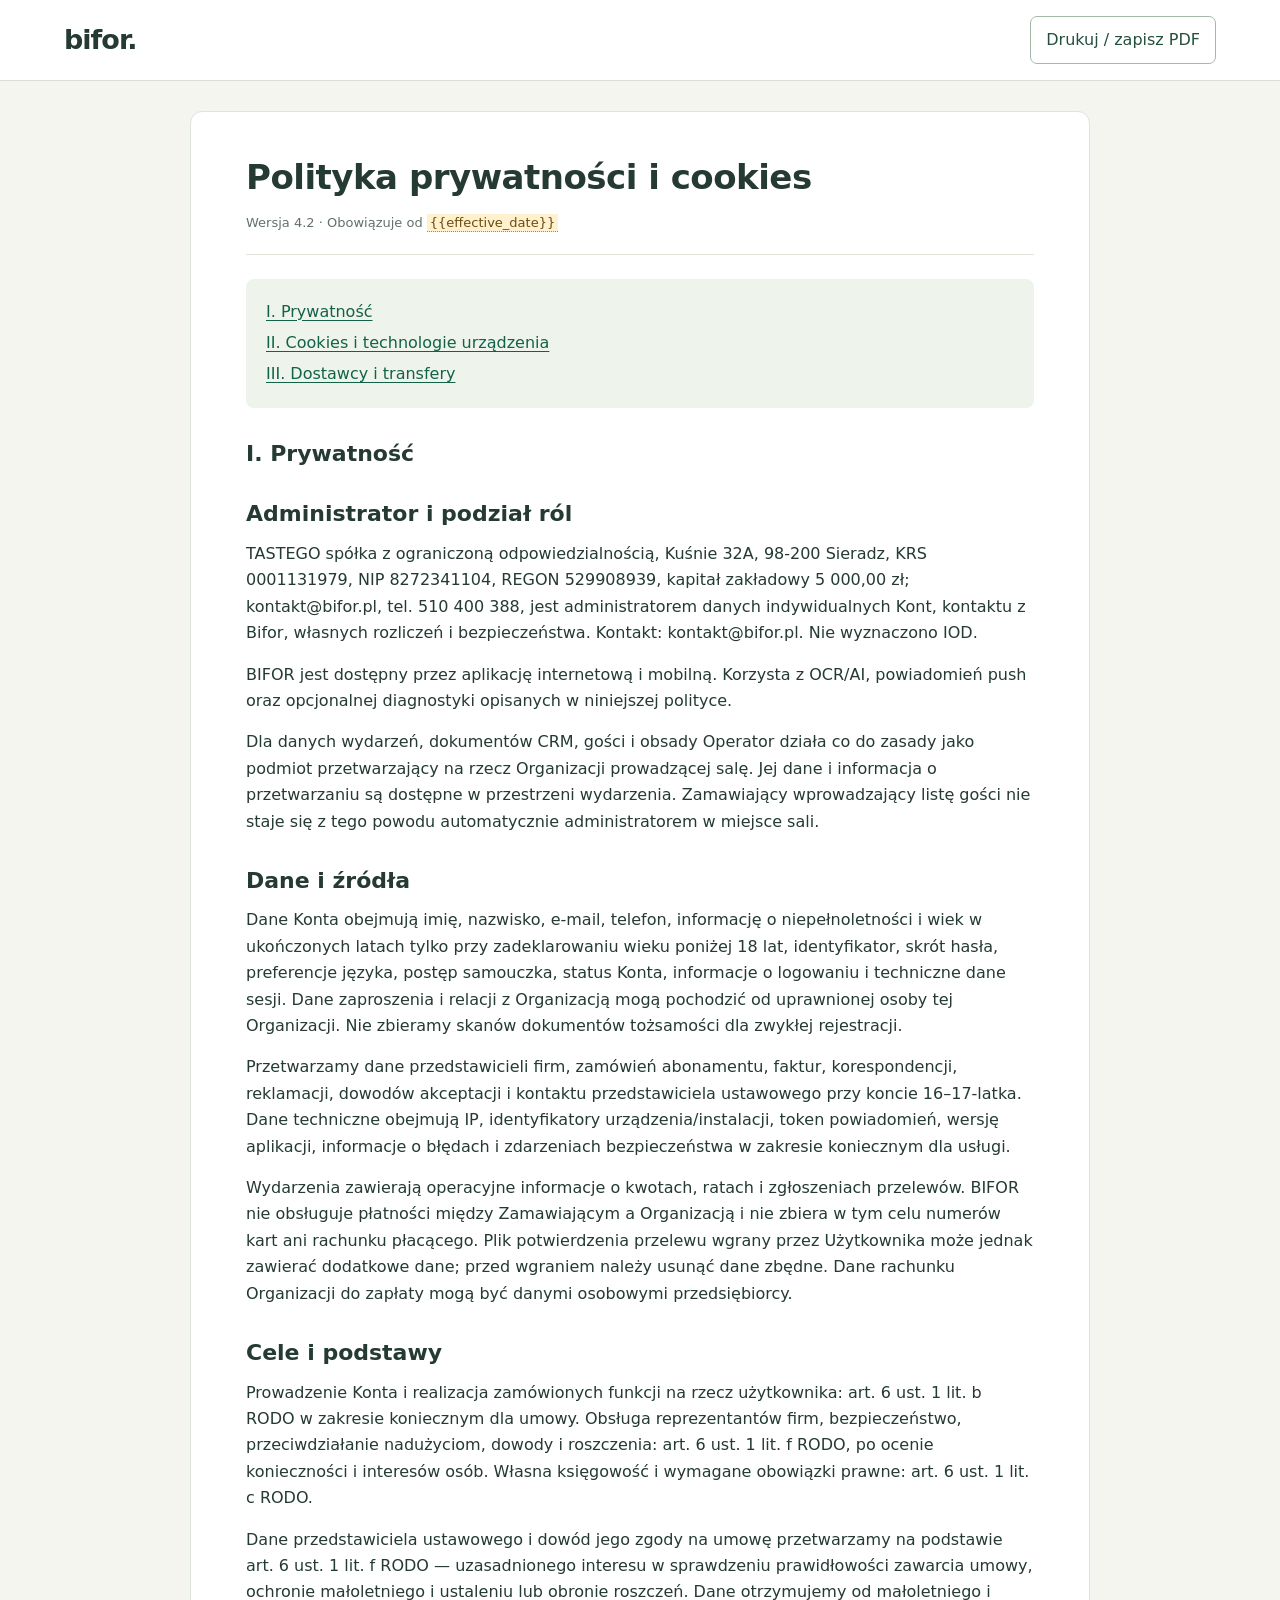
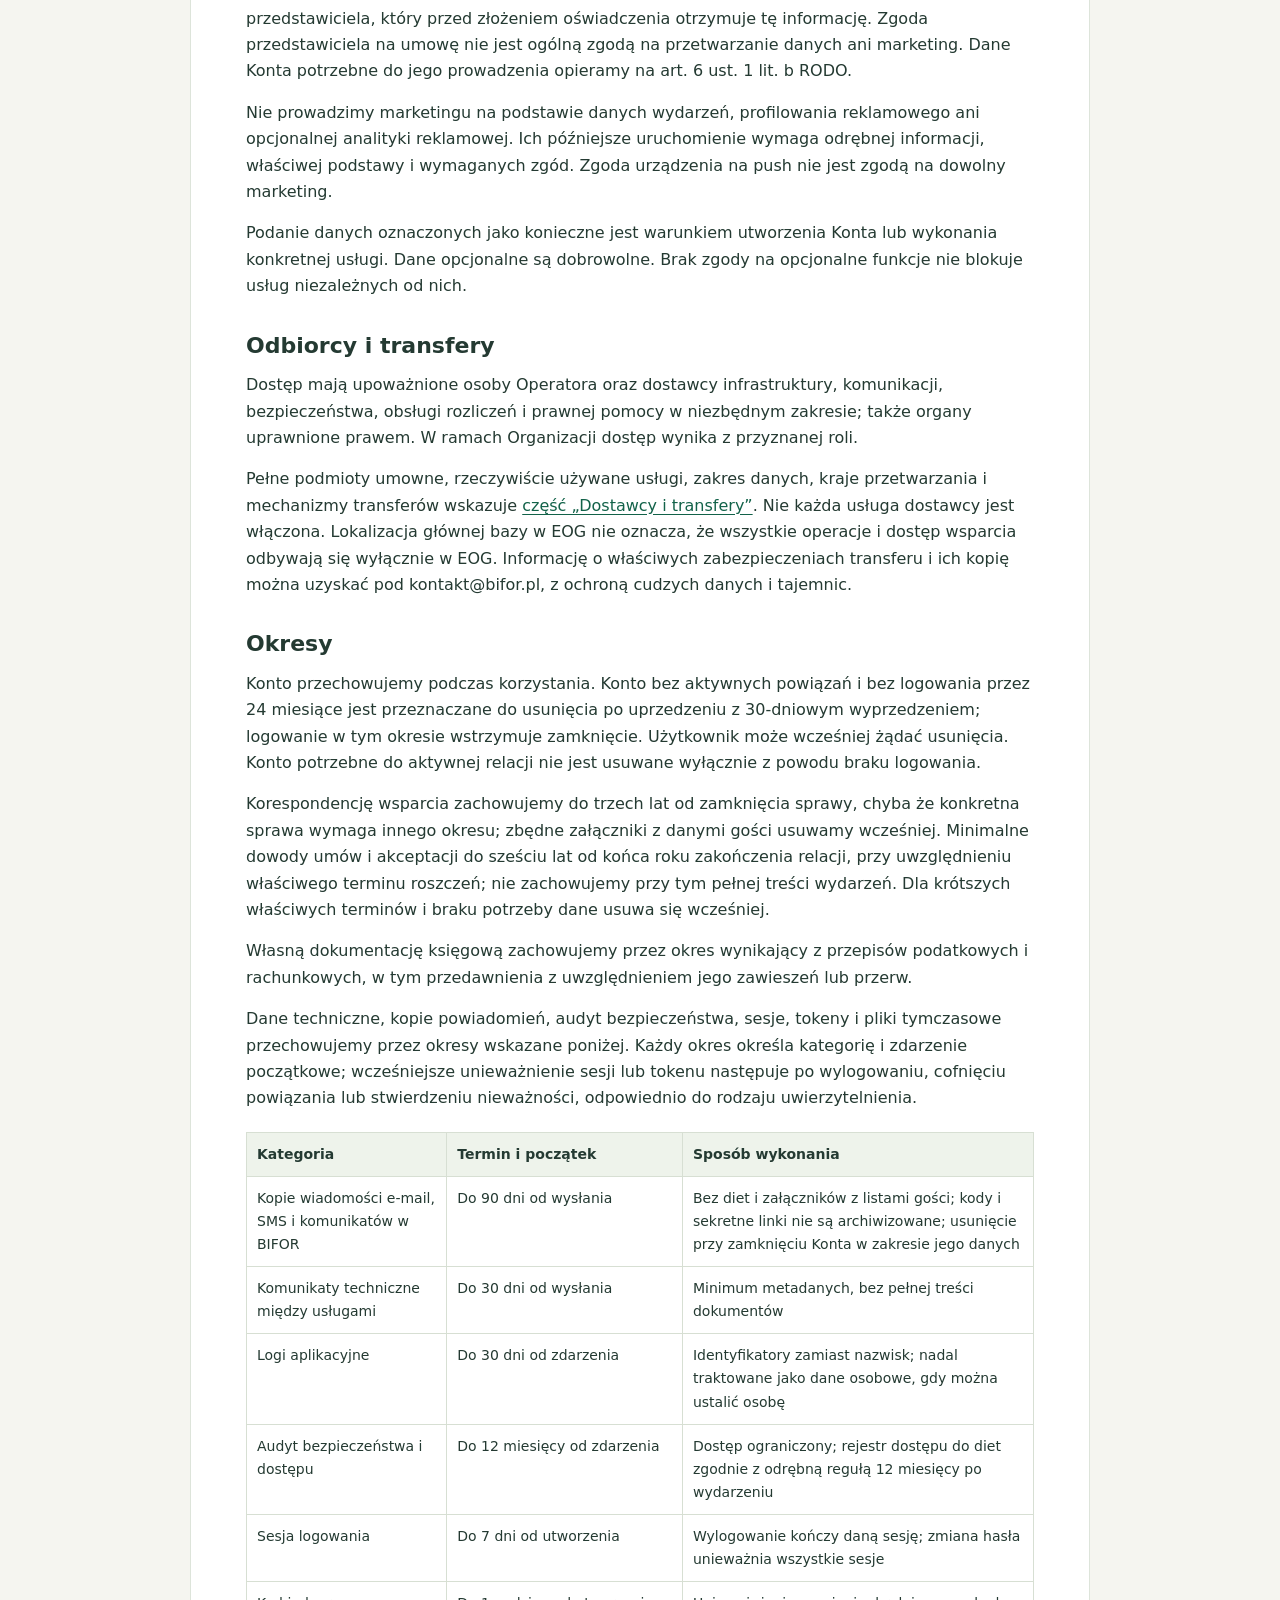
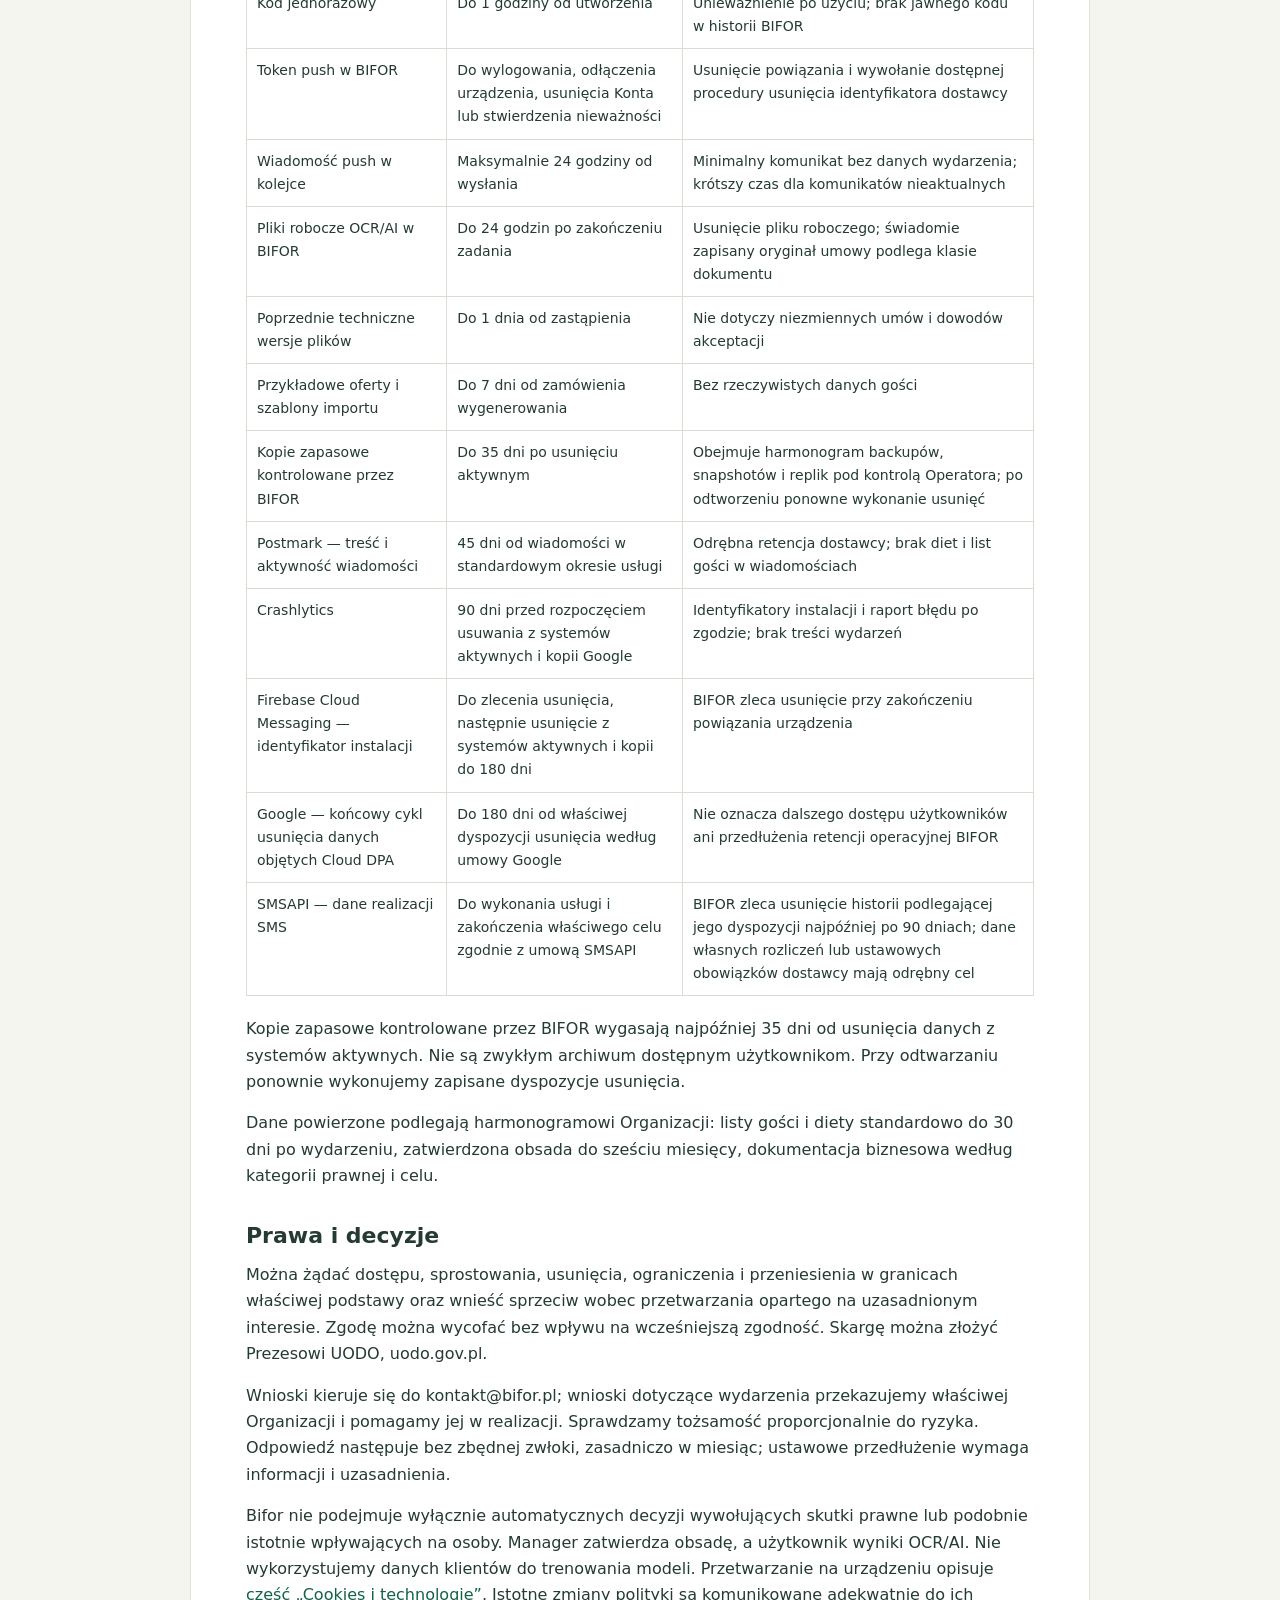
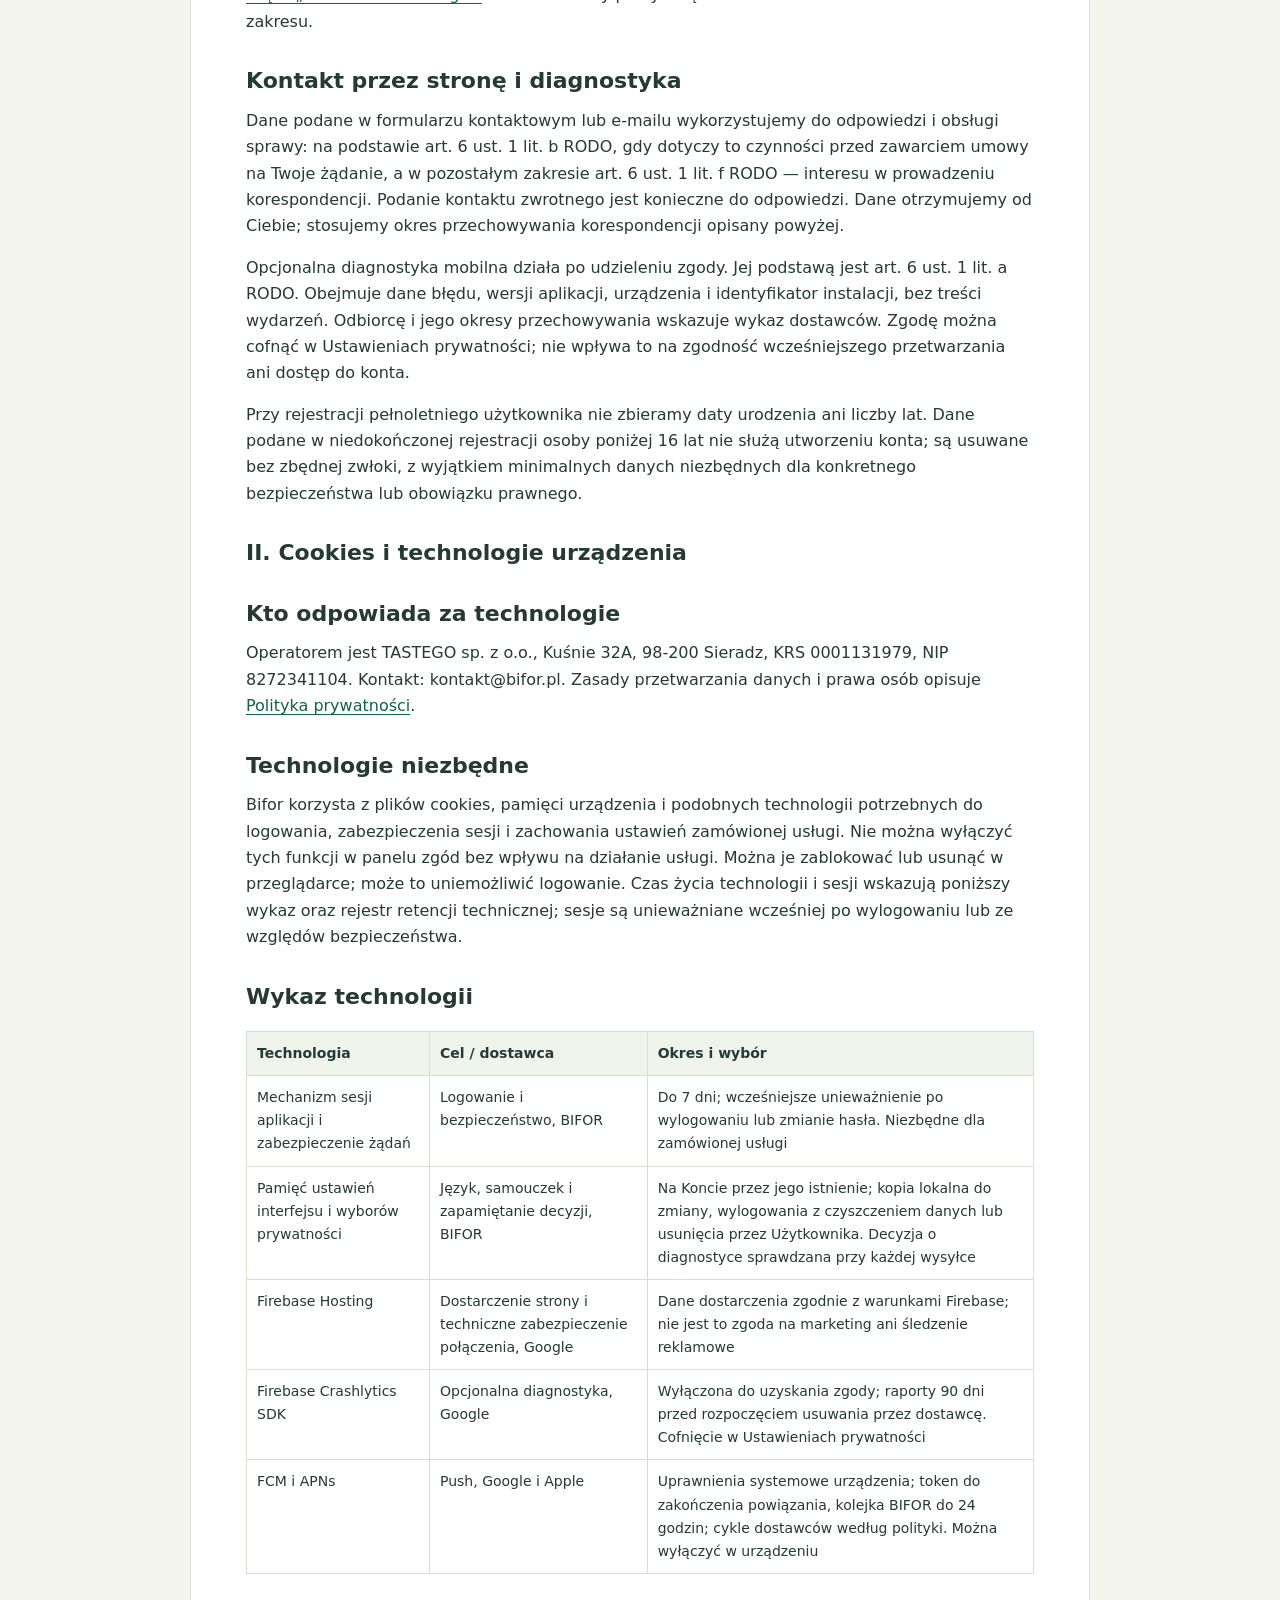
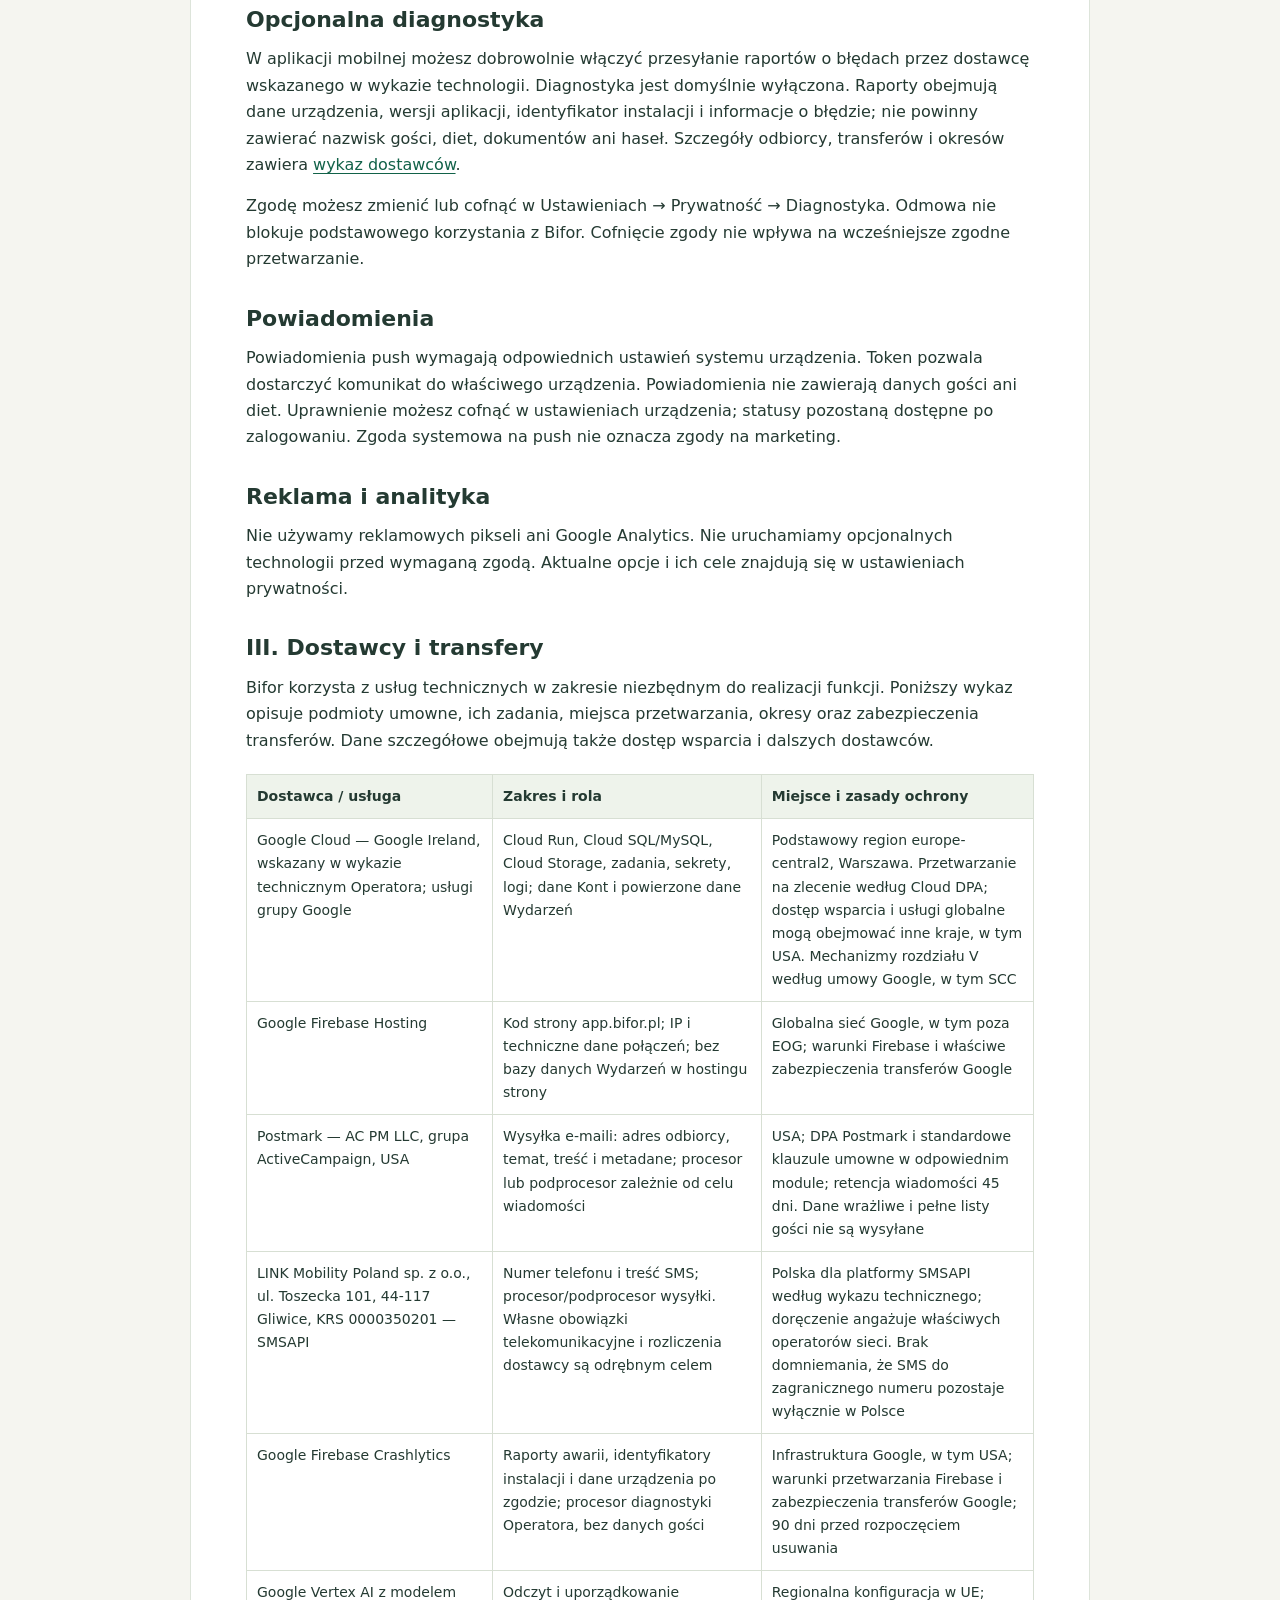
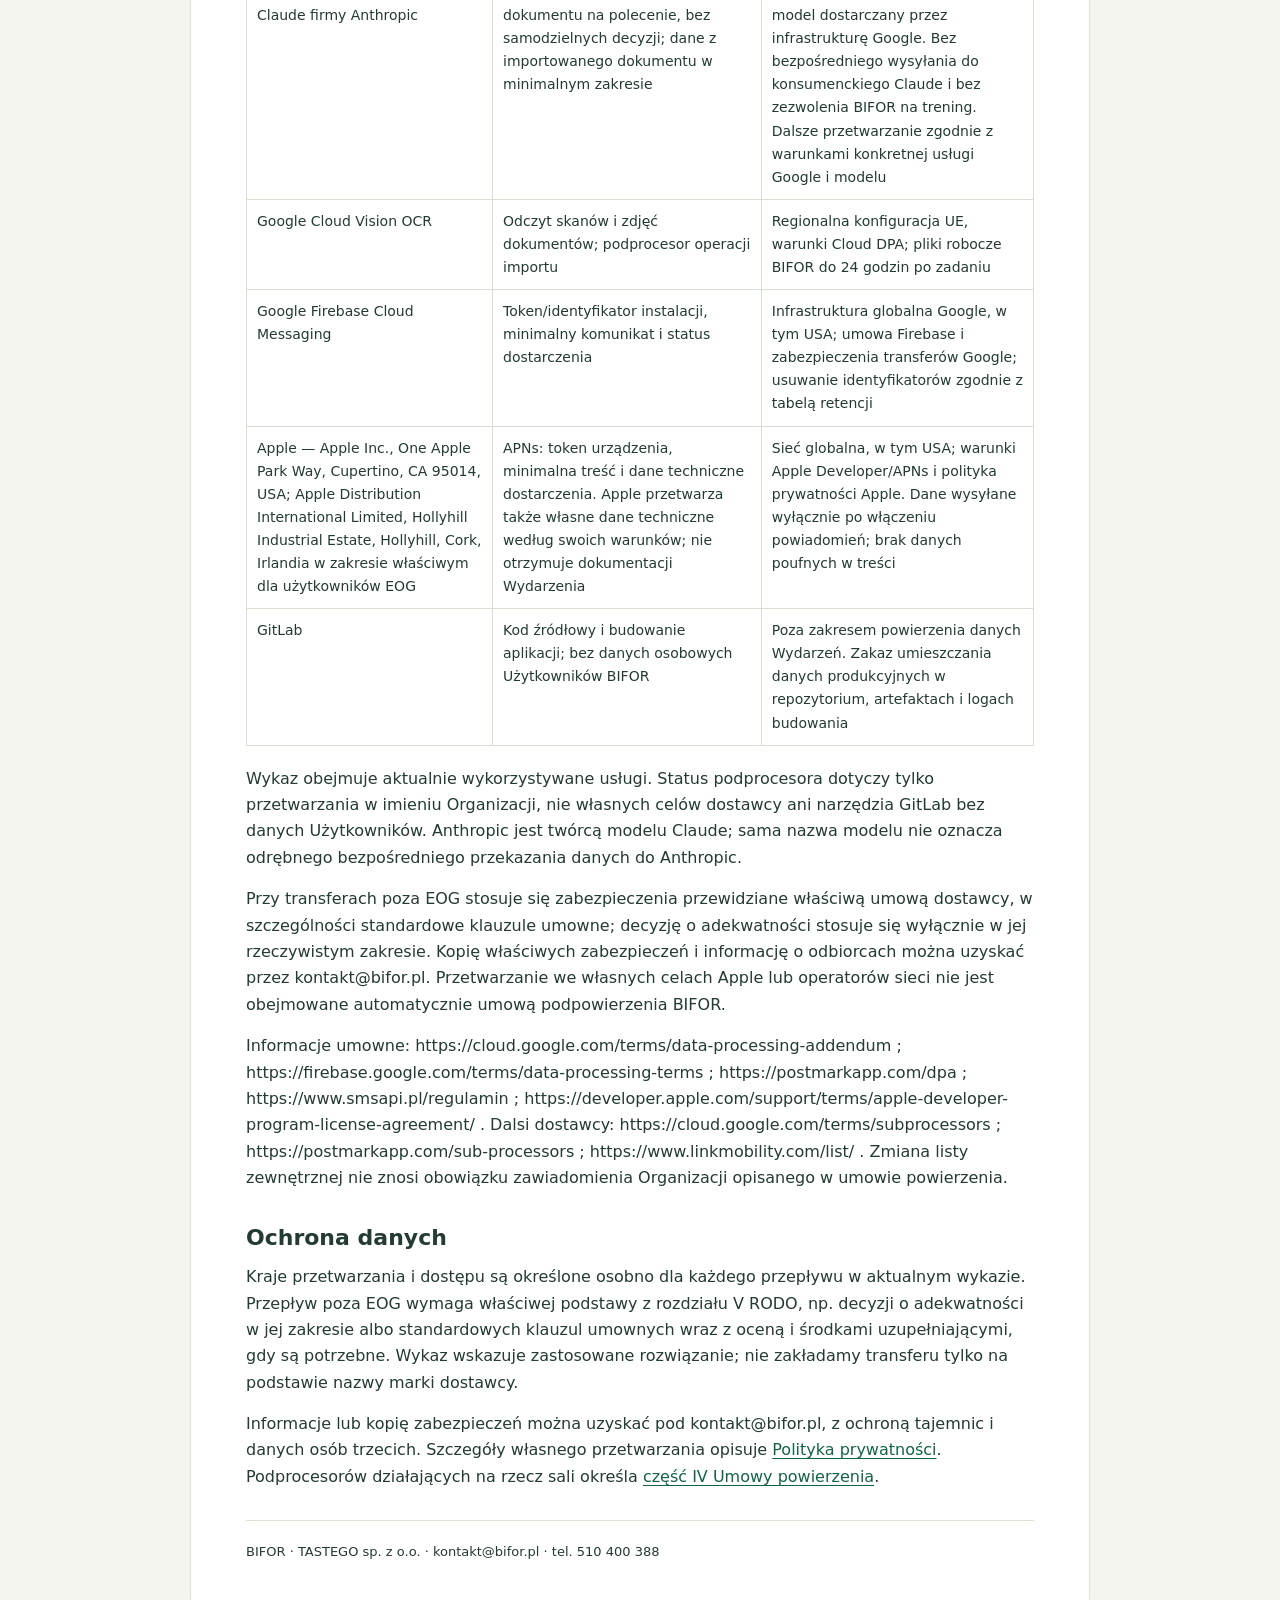
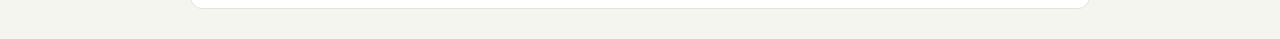
<file: content/legal/02_Polityka_prywatnosci_i_cookies.html>
<!doctype html><html lang="pl"><head><meta charset="utf-8"><meta name="viewport" content="width=device-width,initial-scale=1"><title>Polityka prywatności i cookies | Bifor</title><style>*{box-sizing:border-box}body{margin:0;background:#f5f5f0;color:#243a32;font:16px/1.65 system-ui,-apple-system,Segoe UI,sans-serif}a{color:#126249;text-underline-offset:3px}header{background:white;border-bottom:1px solid #d9dfd7;padding:16px 5%;display:flex;justify-content:space-between;gap:15px;align-items:center}.brand{font-weight:750;font-size:27px;letter-spacing:-1px}button{padding:10px 15px;border:1px solid #a5b9aa;border-radius:7px;background:white;color:#244f3c;font:inherit;cursor:pointer}main{max-width:900px;margin:30px auto;padding:45px 55px;background:white;border:1px solid #dde4da;border-radius:12px}h1{font-size:34px;line-height:1.2;letter-spacing:-.5px;margin:0 0 14px}h2{font-size:22px;line-height:1.3;margin:32px 0 12px}p{margin:0 0 15px}small,.meta{color:#627268;font-size:13px}.meta{border-bottom:1px solid #e1e5dc;padding-bottom:20px;margin-bottom:24px}.toc{background:#eef3eb;padding:15px 20px;border-radius:8px;margin:24px 0}.toc a{display:block;margin:5px 0}.field{background:#fff0ce;color:#6c4b10;font-size:13px;overflow-wrap:anywhere;padding:1px 3px;border-bottom:1px dotted #ae873d}.anchor{scroll-margin-top:20px}table{width:100%;border-collapse:collapse;font-size:14px}td,th{border:1px solid #d7dfd3;padding:10px;text-align:left;vertical-align:top}th{background:#eef3eb}.table{overflow:auto;margin:20px 0}footer{border-top:1px solid #dce4d8;padding-top:20px;margin-top:30px;font-size:13px}.notice{padding:15px;background:#fff6df;border-left:3px solid #b88b39;margin-bottom:24px}label{display:block;margin:12px 0}input[type=checkbox]{width:19px;height:19px;vertical-align:middle;accent-color:#176349}select{font:inherit;padding:6px}.demo{border:1px solid #d7dfd3;border-radius:8px;padding:20px;background:#f8faf5}a:focus-visible,button:focus-visible,input:focus-visible,select:focus-visible{outline:3px solid #c18c2b;outline-offset:3px}@media(max-width:650px){main{padding:25px 20px;margin:12px 8px}h1{font-size:28px}header{padding:12px 18px}.table{max-width:100%}}@media print{@page{size:A4;margin:18mm}body{background:white;color:black;font:11pt/1.5 serif}header,.toc,.demo{display:none}main{margin:0;padding:0;border:0;max-width:none}h1{font-size:23pt}h2{font-size:15pt;break-after:avoid}tr{break-inside:avoid}p{orphans:3;widows:3}.table{overflow:visible}a{color:black}.field{background:none;color:black}footer{font-size:9pt}}</style></head><body><header><span class="brand">bifor.</span><button onclick="window.print()">Drukuj / zapisz PDF</button></header><main><h1>Polityka prywatności i cookies</h1><div class="meta">Wersja 4.2 · Obowiązuje od <span class="field">{{effective_date}}</span></div><nav class="toc"><a href="#prywatnosc">I. Prywatność</a><a href="#cookies">II. Cookies i technologie urządzenia</a><a href="#dostawcy">III. Dostawcy i transfery</a></nav><div class="anchor" id="prywatnosc"></div>
<h2>I. Prywatność</h2>
<h2>Administrator i podział ról</h2>
<p>TASTEGO spółka z ograniczoną odpowiedzialnością, Kuśnie 32A, 98-200 Sieradz, KRS 0001131979, NIP 8272341104, REGON 529908939, kapitał zakładowy 5 000,00 zł; kontakt@bifor.pl, tel. 510 400 388, jest administratorem danych indywidualnych Kont, kontaktu z Bifor, własnych rozliczeń i bezpieczeństwa. Kontakt: kontakt@bifor.pl. Nie wyznaczono IOD.</p>
<p>BIFOR jest dostępny przez aplikację internetową i mobilną. Korzysta z OCR/AI, powiadomień push oraz opcjonalnej diagnostyki opisanych w niniejszej polityce.</p>
<p>Dla danych wydarzeń, dokumentów CRM, gości i obsady Operator działa co do zasady jako podmiot przetwarzający na rzecz Organizacji prowadzącej salę. Jej dane i informacja o przetwarzaniu są dostępne w przestrzeni wydarzenia. Zamawiający wprowadzający listę gości nie staje się z tego powodu automatycznie administratorem w miejsce sali.</p>
<h2>Dane i źródła</h2>
<p>Dane Konta obejmują imię, nazwisko, e-mail, telefon, informację o niepełnoletności i wiek w ukończonych latach tylko przy zadeklarowaniu wieku poniżej 18 lat, identyfikator, skrót hasła, preferencje języka, postęp samouczka, status Konta, informacje o logowaniu i techniczne dane sesji. Dane zaproszenia i relacji z Organizacją mogą pochodzić od uprawnionej osoby tej Organizacji. Nie zbieramy skanów dokumentów tożsamości dla zwykłej rejestracji.</p>
<p>Przetwarzamy dane przedstawicieli firm, zamówień abonamentu, faktur, korespondencji, reklamacji, dowodów akceptacji i kontaktu przedstawiciela ustawowego przy koncie 16–17-latka. Dane techniczne obejmują IP, identyfikatory urządzenia/instalacji, token powiadomień, wersję aplikacji, informacje o błędach i zdarzeniach bezpieczeństwa w zakresie koniecznym dla usługi.</p>
<p>Wydarzenia zawierają operacyjne informacje o kwotach, ratach i zgłoszeniach przelewów. BIFOR nie obsługuje płatności między Zamawiającym a Organizacją i nie zbiera w tym celu numerów kart ani rachunku płacącego. Plik potwierdzenia przelewu wgrany przez Użytkownika może jednak zawierać dodatkowe dane; przed wgraniem należy usunąć dane zbędne. Dane rachunku Organizacji do zapłaty mogą być danymi osobowymi przedsiębiorcy.</p>
<h2>Cele i podstawy</h2>
<p>Prowadzenie Konta i realizacja zamówionych funkcji na rzecz użytkownika: art. 6 ust. 1 lit. b RODO w zakresie koniecznym dla umowy. Obsługa reprezentantów firm, bezpieczeństwo, przeciwdziałanie nadużyciom, dowody i roszczenia: art. 6 ust. 1 lit. f RODO, po ocenie konieczności i interesów osób. Własna księgowość i wymagane obowiązki prawne: art. 6 ust. 1 lit. c RODO.</p>
<p>Dane przedstawiciela ustawowego i dowód jego zgody na umowę przetwarzamy na podstawie art. 6 ust. 1 lit. f RODO — uzasadnionego interesu w sprawdzeniu prawidłowości zawarcia umowy, ochronie małoletniego i ustaleniu lub obronie roszczeń. Dane otrzymujemy od małoletniego i przedstawiciela, który przed złożeniem oświadczenia otrzymuje tę informację. Zgoda przedstawiciela na umowę nie jest ogólną zgodą na przetwarzanie danych ani marketing. Dane Konta potrzebne do jego prowadzenia opieramy na art. 6 ust. 1 lit. b RODO.</p>
<p>Nie prowadzimy marketingu na podstawie danych wydarzeń, profilowania reklamowego ani opcjonalnej analityki reklamowej. Ich późniejsze uruchomienie wymaga odrębnej informacji, właściwej podstawy i wymaganych zgód. Zgoda urządzenia na push nie jest zgodą na dowolny marketing.</p>
<p>Podanie danych oznaczonych jako konieczne jest warunkiem utworzenia Konta lub wykonania konkretnej usługi. Dane opcjonalne są dobrowolne. Brak zgody na opcjonalne funkcje nie blokuje usług niezależnych od nich.</p>
<h2>Odbiorcy i transfery</h2>
<p>Dostęp mają upoważnione osoby Operatora oraz dostawcy infrastruktury, komunikacji, bezpieczeństwa, obsługi rozliczeń i prawnej pomocy w niezbędnym zakresie; także organy uprawnione prawem. W ramach Organizacji dostęp wynika z przyznanej roli.</p>
<p>Pełne podmioty umowne, rzeczywiście używane usługi, zakres danych, kraje przetwarzania i mechanizmy transferów wskazuje <a href="02_Polityka_prywatnosci_i_cookies.html#dostawcy">część „Dostawcy i transfery”</a>. Nie każda usługa dostawcy jest włączona. Lokalizacja głównej bazy w EOG nie oznacza, że wszystkie operacje i dostęp wsparcia odbywają się wyłącznie w EOG. Informację o właściwych zabezpieczeniach transferu i ich kopię można uzyskać pod kontakt@bifor.pl, z ochroną cudzych danych i tajemnic.</p>
<h2>Okresy</h2>
<p>Konto przechowujemy podczas korzystania. Konto bez aktywnych powiązań i bez logowania przez 24 miesiące jest przeznaczane do usunięcia po uprzedzeniu z 30-dniowym wyprzedzeniem; logowanie w tym okresie wstrzymuje zamknięcie. Użytkownik może wcześniej żądać usunięcia. Konto potrzebne do aktywnej relacji nie jest usuwane wyłącznie z powodu braku logowania.</p>
<p>Korespondencję wsparcia zachowujemy do trzech lat od zamknięcia sprawy, chyba że konkretna sprawa wymaga innego okresu; zbędne załączniki z danymi gości usuwamy wcześniej. Minimalne dowody umów i akceptacji do sześciu lat od końca roku zakończenia relacji, przy uwzględnieniu właściwego terminu roszczeń; nie zachowujemy przy tym pełnej treści wydarzeń. Dla krótszych właściwych terminów i braku potrzeby dane usuwa się wcześniej.</p>
<p>Własną dokumentację księgową zachowujemy przez okres wynikający z przepisów podatkowych i rachunkowych, w tym przedawnienia z uwzględnieniem jego zawieszeń lub przerw.</p>
<p>Dane techniczne, kopie powiadomień, audyt bezpieczeństwa, sesje, tokeny i pliki tymczasowe przechowujemy przez okresy wskazane poniżej. Każdy okres określa kategorię i zdarzenie początkowe; wcześniejsze unieważnienie sesji lub tokenu następuje po wylogowaniu, cofnięciu powiązania lub stwierdzeniu nieważności, odpowiednio do rodzaju uwierzytelnienia.</p>
<div class="table"><table>
<tr><th>Kategoria</th><th>Termin i początek</th><th>Sposób wykonania</th></tr>
<tr><td>Kopie wiadomości e-mail, SMS i komunikatów w BIFOR</td><td>Do 90 dni od wysłania</td><td>Bez diet i załączników z listami gości; kody i sekretne linki nie są archiwizowane; usunięcie przy zamknięciu Konta w zakresie jego danych</td></tr>
<tr><td>Komunikaty techniczne między usługami</td><td>Do 30 dni od wysłania</td><td>Minimum metadanych, bez pełnej treści dokumentów</td></tr>
<tr><td>Logi aplikacyjne</td><td>Do 30 dni od zdarzenia</td><td>Identyfikatory zamiast nazwisk; nadal traktowane jako dane osobowe, gdy można ustalić osobę</td></tr>
<tr><td>Audyt bezpieczeństwa i dostępu</td><td>Do 12 miesięcy od zdarzenia</td><td>Dostęp ograniczony; rejestr dostępu do diet zgodnie z odrębną regułą 12 miesięcy po wydarzeniu</td></tr>
<tr><td>Sesja logowania</td><td>Do 7 dni od utworzenia</td><td>Wylogowanie kończy daną sesję; zmiana hasła unieważnia wszystkie sesje</td></tr>
<tr><td>Kod jednorazowy</td><td>Do 1 godziny od utworzenia</td><td>Unieważnienie po użyciu; brak jawnego kodu w historii BIFOR</td></tr>
<tr><td>Token push w BIFOR</td><td>Do wylogowania, odłączenia urządzenia, usunięcia Konta lub stwierdzenia nieważności</td><td>Usunięcie powiązania i wywołanie dostępnej procedury usunięcia identyfikatora dostawcy</td></tr>
<tr><td>Wiadomość push w kolejce</td><td>Maksymalnie 24 godziny od wysłania</td><td>Minimalny komunikat bez danych wydarzenia; krótszy czas dla komunikatów nieaktualnych</td></tr>
<tr><td>Pliki robocze OCR/AI w BIFOR</td><td>Do 24 godzin po zakończeniu zadania</td><td>Usunięcie pliku roboczego; świadomie zapisany oryginał umowy podlega klasie dokumentu</td></tr>
<tr><td>Poprzednie techniczne wersje plików</td><td>Do 1 dnia od zastąpienia</td><td>Nie dotyczy niezmiennych umów i dowodów akceptacji</td></tr>
<tr><td>Przykładowe oferty i szablony importu</td><td>Do 7 dni od zamówienia wygenerowania</td><td>Bez rzeczywistych danych gości</td></tr>
<tr><td>Kopie zapasowe kontrolowane przez BIFOR</td><td>Do 35 dni po usunięciu aktywnym</td><td>Obejmuje harmonogram backupów, snapshotów i replik pod kontrolą Operatora; po odtworzeniu ponowne wykonanie usunięć</td></tr>
<tr><td>Postmark — treść i aktywność wiadomości</td><td>45 dni od wiadomości w standardowym okresie usługi</td><td>Odrębna retencja dostawcy; brak diet i list gości w wiadomościach</td></tr>
<tr><td>Crashlytics</td><td>90 dni przed rozpoczęciem usuwania z systemów aktywnych i kopii Google</td><td>Identyfikatory instalacji i raport błędu po zgodzie; brak treści wydarzeń</td></tr>
<tr><td>Firebase Cloud Messaging — identyfikator instalacji</td><td>Do zlecenia usunięcia, następnie usunięcie z systemów aktywnych i kopii do 180 dni</td><td>BIFOR zleca usunięcie przy zakończeniu powiązania urządzenia</td></tr>
<tr><td>Google — końcowy cykl usunięcia danych objętych Cloud DPA</td><td>Do 180 dni od właściwej dyspozycji usunięcia według umowy Google</td><td>Nie oznacza dalszego dostępu użytkowników ani przedłużenia retencji operacyjnej BIFOR</td></tr>
<tr><td>SMSAPI — dane realizacji SMS</td><td>Do wykonania usługi i zakończenia właściwego celu zgodnie z umową SMSAPI</td><td>BIFOR zleca usunięcie historii podlegającej jego dyspozycji najpóźniej po 90 dniach; dane własnych rozliczeń lub ustawowych obowiązków dostawcy mają odrębny cel</td></tr>
</table></div>
<p>Kopie zapasowe kontrolowane przez BIFOR wygasają najpóźniej 35 dni od usunięcia danych z systemów aktywnych. Nie są zwykłym archiwum dostępnym użytkownikom. Przy odtwarzaniu ponownie wykonujemy zapisane dyspozycje usunięcia.</p>
<p>Dane powierzone podlegają harmonogramowi Organizacji: listy gości i diety standardowo do 30 dni po wydarzeniu, zatwierdzona obsada do sześciu miesięcy, dokumentacja biznesowa według kategorii prawnej i celu.</p>
<h2>Prawa i decyzje</h2>
<p>Można żądać dostępu, sprostowania, usunięcia, ograniczenia i przeniesienia w granicach właściwej podstawy oraz wnieść sprzeciw wobec przetwarzania opartego na uzasadnionym interesie. Zgodę można wycofać bez wpływu na wcześniejszą zgodność. Skargę można złożyć Prezesowi UODO, uodo.gov.pl.</p>
<p>Wnioski kieruje się do kontakt@bifor.pl; wnioski dotyczące wydarzenia przekazujemy właściwej Organizacji i pomagamy jej w realizacji. Sprawdzamy tożsamość proporcjonalnie do ryzyka. Odpowiedź następuje bez zbędnej zwłoki, zasadniczo w miesiąc; ustawowe przedłużenie wymaga informacji i uzasadnienia.</p>
<p>Bifor nie podejmuje wyłącznie automatycznych decyzji wywołujących skutki prawne lub podobnie istotnie wpływających na osoby. Manager zatwierdza obsadę, a użytkownik wyniki OCR/AI. Nie wykorzystujemy danych klientów do trenowania modeli. Przetwarzanie na urządzeniu opisuje <a href="02_Polityka_prywatnosci_i_cookies.html#cookies">część „Cookies i technologie”</a>. Istotne zmiany polityki są komunikowane adekwatnie do ich zakresu.</p>
<h2>Kontakt przez stronę i diagnostyka</h2>
<p>Dane podane w formularzu kontaktowym lub e-mailu wykorzystujemy do odpowiedzi i obsługi sprawy: na podstawie art. 6 ust. 1 lit. b RODO, gdy dotyczy to czynności przed zawarciem umowy na Twoje żądanie, a w pozostałym zakresie art. 6 ust. 1 lit. f RODO — interesu w prowadzeniu korespondencji. Podanie kontaktu zwrotnego jest konieczne do odpowiedzi. Dane otrzymujemy od Ciebie; stosujemy okres przechowywania korespondencji opisany powyżej.</p>
<p>Opcjonalna diagnostyka mobilna działa po udzieleniu zgody. Jej podstawą jest art. 6 ust. 1 lit. a RODO. Obejmuje dane błędu, wersji aplikacji, urządzenia i identyfikator instalacji, bez treści wydarzeń. Odbiorcę i jego okresy przechowywania wskazuje wykaz dostawców. Zgodę można cofnąć w Ustawieniach prywatności; nie wpływa to na zgodność wcześniejszego przetwarzania ani dostęp do konta.</p>
<p>Przy rejestracji pełnoletniego użytkownika nie zbieramy daty urodzenia ani liczby lat. Dane podane w niedokończonej rejestracji osoby poniżej 16 lat nie służą utworzeniu konta; są usuwane bez zbędnej zwłoki, z wyjątkiem minimalnych danych niezbędnych dla konkretnego bezpieczeństwa lub obowiązku prawnego.</p>
<div class="anchor" id="cookies"></div>
<h2>II. Cookies i technologie urządzenia</h2>
<h2>Kto odpowiada za technologie</h2>
<p>Operatorem jest TASTEGO sp. z o.o., Kuśnie 32A, 98-200 Sieradz, KRS 0001131979, NIP 8272341104. Kontakt: kontakt@bifor.pl. Zasady przetwarzania danych i prawa osób opisuje <a href="02_Polityka_prywatnosci_i_cookies.html#prywatnosc">Polityka prywatności</a>.</p>
<h2>Technologie niezbędne</h2>
<p>Bifor korzysta z plików cookies, pamięci urządzenia i podobnych technologii potrzebnych do logowania, zabezpieczenia sesji i zachowania ustawień zamówionej usługi. Nie można wyłączyć tych funkcji w panelu zgód bez wpływu na działanie usługi. Można je zablokować lub usunąć w przeglądarce; może to uniemożliwić logowanie. Czas życia technologii i sesji wskazują poniższy wykaz oraz rejestr retencji technicznej; sesje są unieważniane wcześniej po wylogowaniu lub ze względów bezpieczeństwa.</p>
<h2>Wykaz technologii</h2>
<div class="table"><table>
<tr><th>Technologia</th><th>Cel / dostawca</th><th>Okres i wybór</th></tr>
<tr><td>Mechanizm sesji aplikacji i zabezpieczenie żądań</td><td>Logowanie i bezpieczeństwo, BIFOR</td><td>Do 7 dni; wcześniejsze unieważnienie po wylogowaniu lub zmianie hasła. Niezbędne dla zamówionej usługi</td></tr>
<tr><td>Pamięć ustawień interfejsu i wyborów prywatności</td><td>Język, samouczek i zapamiętanie decyzji, BIFOR</td><td>Na Koncie przez jego istnienie; kopia lokalna do zmiany, wylogowania z czyszczeniem danych lub usunięcia przez Użytkownika. Decyzja o diagnostyce sprawdzana przy każdej wysyłce</td></tr>
<tr><td>Firebase Hosting</td><td>Dostarczenie strony i techniczne zabezpieczenie połączenia, Google</td><td>Dane dostarczenia zgodnie z warunkami Firebase; nie jest to zgoda na marketing ani śledzenie reklamowe</td></tr>
<tr><td>Firebase Crashlytics SDK</td><td>Opcjonalna diagnostyka, Google</td><td>Wyłączona do uzyskania zgody; raporty 90 dni przed rozpoczęciem usuwania przez dostawcę. Cofnięcie w Ustawieniach prywatności</td></tr>
<tr><td>FCM i APNs</td><td>Push, Google i Apple</td><td>Uprawnienia systemowe urządzenia; token do zakończenia powiązania, kolejka BIFOR do 24 godzin; cykle dostawców według polityki. Można wyłączyć w urządzeniu</td></tr>
</table></div>
<h2>Opcjonalna diagnostyka</h2>
<p>W aplikacji mobilnej możesz dobrowolnie włączyć przesyłanie raportów o błędach przez dostawcę wskazanego w wykazie technologii. Diagnostyka jest domyślnie wyłączona. Raporty obejmują dane urządzenia, wersji aplikacji, identyfikator instalacji i informacje o błędzie; nie powinny zawierać nazwisk gości, diet, dokumentów ani haseł. Szczegóły odbiorcy, transferów i okresów zawiera <a href="02_Polityka_prywatnosci_i_cookies.html#dostawcy">wykaz dostawców</a>.</p>
<p>Zgodę możesz zmienić lub cofnąć w Ustawieniach → Prywatność → Diagnostyka. Odmowa nie blokuje podstawowego korzystania z Bifor. Cofnięcie zgody nie wpływa na wcześniejsze zgodne przetwarzanie.</p>
<h2>Powiadomienia</h2>
<p>Powiadomienia push wymagają odpowiednich ustawień systemu urządzenia. Token pozwala dostarczyć komunikat do właściwego urządzenia. Powiadomienia nie zawierają danych gości ani diet. Uprawnienie możesz cofnąć w ustawieniach urządzenia; statusy pozostaną dostępne po zalogowaniu. Zgoda systemowa na push nie oznacza zgody na marketing.</p>
<h2>Reklama i analityka</h2>
<p>Nie używamy reklamowych pikseli ani Google Analytics. Nie uruchamiamy opcjonalnych technologii przed wymaganą zgodą. Aktualne opcje i ich cele znajdują się w ustawieniach prywatności.</p>
<div class="anchor" id="dostawcy"></div>
<h2>III. Dostawcy i transfery</h2>
<p>Bifor korzysta z usług technicznych w zakresie niezbędnym do realizacji funkcji. Poniższy wykaz opisuje podmioty umowne, ich zadania, miejsca przetwarzania, okresy oraz zabezpieczenia transferów. Dane szczegółowe obejmują także dostęp wsparcia i dalszych dostawców.</p>
<div class="table"><table>
<tr><th>Dostawca / usługa</th><th>Zakres i rola</th><th>Miejsce i zasady ochrony</th></tr>
<tr><td>Google Cloud — Google Ireland, wskazany w wykazie technicznym Operatora; usługi grupy Google</td><td>Cloud Run, Cloud SQL/MySQL, Cloud Storage, zadania, sekrety, logi; dane Kont i powierzone dane Wydarzeń</td><td>Podstawowy region europe-central2, Warszawa. Przetwarzanie na zlecenie według Cloud DPA; dostęp wsparcia i usługi globalne mogą obejmować inne kraje, w tym USA. Mechanizmy rozdziału V według umowy Google, w tym SCC</td></tr>
<tr><td>Google Firebase Hosting</td><td>Kod strony app.bifor.pl; IP i techniczne dane połączeń; bez bazy danych Wydarzeń w hostingu strony</td><td>Globalna sieć Google, w tym poza EOG; warunki Firebase i właściwe zabezpieczenia transferów Google</td></tr>
<tr><td>Postmark — AC PM LLC, grupa ActiveCampaign, USA</td><td>Wysyłka e-maili: adres odbiorcy, temat, treść i metadane; procesor lub podprocesor zależnie od celu wiadomości</td><td>USA; DPA Postmark i standardowe klauzule umowne w odpowiednim module; retencja wiadomości 45 dni. Dane wrażliwe i pełne listy gości nie są wysyłane</td></tr>
<tr><td>LINK Mobility Poland sp. z o.o., ul. Toszecka 101, 44-117 Gliwice, KRS 0000350201 — SMSAPI</td><td>Numer telefonu i treść SMS; procesor/podprocesor wysyłki. Własne obowiązki telekomunikacyjne i rozliczenia dostawcy są odrębnym celem</td><td>Polska dla platformy SMSAPI według wykazu technicznego; doręczenie angażuje właściwych operatorów sieci. Brak domniemania, że SMS do zagranicznego numeru pozostaje wyłącznie w Polsce</td></tr>
<tr><td>Google Firebase Crashlytics</td><td>Raporty awarii, identyfikatory instalacji i dane urządzenia po zgodzie; procesor diagnostyki Operatora, bez danych gości</td><td>Infrastruktura Google, w tym USA; warunki przetwarzania Firebase i zabezpieczenia transferów Google; 90 dni przed rozpoczęciem usuwania</td></tr>
<tr><td>Google Vertex AI z modelem Claude firmy Anthropic</td><td>Odczyt i uporządkowanie dokumentu na polecenie, bez samodzielnych decyzji; dane z importowanego dokumentu w minimalnym zakresie</td><td>Regionalna konfiguracja w UE; model dostarczany przez infrastrukturę Google. Bez bezpośredniego wysyłania do konsumenckiego Claude i bez zezwolenia BIFOR na trening. Dalsze przetwarzanie zgodnie z warunkami konkretnej usługi Google i modelu</td></tr>
<tr><td>Google Cloud Vision OCR</td><td>Odczyt skanów i zdjęć dokumentów; podprocesor operacji importu</td><td>Regionalna konfiguracja UE, warunki Cloud DPA; pliki robocze BIFOR do 24 godzin po zadaniu</td></tr>
<tr><td>Google Firebase Cloud Messaging</td><td>Token/identyfikator instalacji, minimalny komunikat i status dostarczenia</td><td>Infrastruktura globalna Google, w tym USA; umowa Firebase i zabezpieczenia transferów Google; usuwanie identyfikatorów zgodnie z tabelą retencji</td></tr>
<tr><td>Apple — Apple Inc., One Apple Park Way, Cupertino, CA 95014, USA; Apple Distribution International Limited, Hollyhill Industrial Estate, Hollyhill, Cork, Irlandia w zakresie właściwym dla użytkowników EOG</td><td>APNs: token urządzenia, minimalna treść i dane techniczne dostarczenia. Apple przetwarza także własne dane techniczne według swoich warunków; nie otrzymuje dokumentacji Wydarzenia</td><td>Sieć globalna, w tym USA; warunki Apple Developer/APNs i polityka prywatności Apple. Dane wysyłane wyłącznie po włączeniu powiadomień; brak danych poufnych w treści</td></tr>
<tr><td>GitLab</td><td>Kod źródłowy i budowanie aplikacji; bez danych osobowych Użytkowników BIFOR</td><td>Poza zakresem powierzenia danych Wydarzeń. Zakaz umieszczania danych produkcyjnych w repozytorium, artefaktach i logach budowania</td></tr>
</table></div>
<p>Wykaz obejmuje aktualnie wykorzystywane usługi. Status podprocesora dotyczy tylko przetwarzania w imieniu Organizacji, nie własnych celów dostawcy ani narzędzia GitLab bez danych Użytkowników. Anthropic jest twórcą modelu Claude; sama nazwa modelu nie oznacza odrębnego bezpośredniego przekazania danych do Anthropic.</p>
<p>Przy transferach poza EOG stosuje się zabezpieczenia przewidziane właściwą umową dostawcy, w szczególności standardowe klauzule umowne; decyzję o adekwatności stosuje się wyłącznie w jej rzeczywistym zakresie. Kopię właściwych zabezpieczeń i informację o odbiorcach można uzyskać przez kontakt@bifor.pl. Przetwarzanie we własnych celach Apple lub operatorów sieci nie jest obejmowane automatycznie umową podpowierzenia BIFOR.</p>
<p>Informacje umowne: https://cloud.google.com/terms/data-processing-addendum ; https://firebase.google.com/terms/data-processing-terms ; https://postmarkapp.com/dpa ; https://www.smsapi.pl/regulamin ; https://developer.apple.com/support/terms/apple-developer-program-license-agreement/ . Dalsi dostawcy: https://cloud.google.com/terms/subprocessors ; https://postmarkapp.com/sub-processors ; https://www.linkmobility.com/list/ . Zmiana listy zewnętrznej nie znosi obowiązku zawiadomienia Organizacji opisanego w umowie powierzenia.</p>
<h2>Ochrona danych</h2>
<p>Kraje przetwarzania i dostępu są określone osobno dla każdego przepływu w aktualnym wykazie. Przepływ poza EOG wymaga właściwej podstawy z rozdziału V RODO, np. decyzji o adekwatności w jej zakresie albo standardowych klauzul umownych wraz z oceną i środkami uzupełniającymi, gdy są potrzebne. Wykaz wskazuje zastosowane rozwiązanie; nie zakładamy transferu tylko na podstawie nazwy marki dostawcy.</p>
<p>Informacje lub kopię zabezpieczeń można uzyskać pod kontakt@bifor.pl, z ochroną tajemnic i danych osób trzecich. Szczegóły własnego przetwarzania opisuje <a href="02_Polityka_prywatnosci_i_cookies.html#prywatnosc">Polityka prywatności</a>. Podprocesorów działających na rzecz sali określa <a href="03_Umowa_powierzenia.html#podprocesorzy">część IV Umowy powierzenia</a>.</p><footer>BIFOR · TASTEGO sp. z o.o. · kontakt@bifor.pl · tel. 510 400 388</footer></main></body></html>
</file>
<file: assets/css/style.css>
/* =========================================================
   BIFOR — strona www
   Kierunek: klasyczny, spokojny, redakcyjny. Fiolet = marka,
   zielony / złoty / różowy = wyłącznie statusy.
   ========================================================= */

/* czcionki: Geist i Geist Mono z własnego serwera (bez Google Fonts) */
@font-face{font-family:"Geist"; font-style:normal; font-weight:400 600; font-display:swap; src:url("../fonts/geist-latin-ext.woff2") format("woff2"); unicode-range:U+0100-02BA, U+02BD-02C5, U+02C7-02CC, U+02CE-02D7, U+02DD-02FF, U+0304, U+0308, U+0329, U+1D00-1DBF, U+1E00-1E9F, U+1EF2-1EFF, U+2020, U+20A0-20AB, U+20AD-20C4, U+2113, U+2C60-2C7F, U+A720-A7FF}
@font-face{font-family:"Geist"; font-style:normal; font-weight:400 600; font-display:swap; src:url("../fonts/geist-latin.woff2") format("woff2"); unicode-range:U+0000-00FF, U+0131, U+0152-0153, U+02BB-02BC, U+02C6, U+02DA, U+02DC, U+0304, U+0308, U+0329, U+2000-206F, U+20AC, U+2122, U+2191, U+2193, U+2212, U+2215, U+FEFF, U+FFFD}
@font-face{font-family:"Geist Mono"; font-style:normal; font-weight:400 500; font-display:swap; src:url("../fonts/geist-mono-latin-ext.woff2") format("woff2"); unicode-range:U+0100-02BA, U+02BD-02C5, U+02C7-02CC, U+02CE-02D7, U+02DD-02FF, U+0304, U+0308, U+0329, U+1D00-1DBF, U+1E00-1E9F, U+1EF2-1EFF, U+2020, U+20A0-20AB, U+20AD-20C4, U+2113, U+2C60-2C7F, U+A720-A7FF}
@font-face{font-family:"Geist Mono"; font-style:normal; font-weight:400 500; font-display:swap; src:url("../fonts/geist-mono-latin.woff2") format("woff2"); unicode-range:U+0000-00FF, U+0131, U+0152-0153, U+02BB-02BC, U+02C6, U+02DA, U+02DC, U+0304, U+0308, U+0329, U+2000-206F, U+20AC, U+2122, U+2191, U+2193, U+2212, U+2215, U+FEFF, U+FFFD}

:root{
  --white:#FFFFFF;
  --paper:#F7F5FB;
  --paper-2:#EFECF6;
  --ink:#1E1A30;
  --ink-2:#5F5A75;
  --ink-3:#8F8AA3;
  --line:#E6E2EE;
  --line-2:#D6D0E2;

  --brand:#6F5BD8;
  --brand-dark:#4D3BB3;
  --brand-soft:#EDE9FA;
  --mint:#2ED3C0;        /* akcent marki (kursor w logo) — NIE jest kolorem statusu */
  --mint-deep:#0F9C8C;   /* mięta do tekstu i ikon na bieli */

  --good:#3E9E63;  --good-soft:#E3F2E8;
  --warn:#B98424;  --warn-soft:#F7EDD5;
  --crit:#C9506F;  --crit-soft:#FAE5EB;

  --sans:"Geist", ui-sans-serif, system-ui, -apple-system, "Segoe UI", sans-serif;
  --mono:"Geist Mono", ui-monospace, "SFMono-Regular", Consolas, monospace;

  --maxw:1200px;
  --gutter:32px;
  --ease:cubic-bezier(.2,.7,.1,1);
}

*,*::before,*::after{box-sizing:border-box}
html{scroll-behavior:smooth; -webkit-text-size-adjust:100%}
body{margin:0; background:var(--white); color:var(--ink); font-family:var(--sans); font-size:17px; line-height:1.6; -webkit-font-smoothing:antialiased; overflow-x:hidden}
img{display:block; max-width:100%; height:auto}
a{color:inherit}
h1,h2,h3,h4{margin:0; font-weight:500; letter-spacing:-.025em; line-height:1.08; text-wrap:balance}
p{margin:0; text-wrap:pretty}
button{font:inherit; color:inherit}
:focus-visible{outline:2px solid var(--brand); outline-offset:3px; border-radius:4px}
[hidden]{display:none!important}

.wrap{max-width:var(--maxw); margin:0 auto; padding-inline:var(--gutter)}
@media (max-width:640px){ :root{--gutter:20px} body{font-size:16px} }

.skip{position:absolute; left:-9999px; top:10px; z-index:200; background:var(--ink); color:#fff; padding:10px 14px; border-radius:6px; text-decoration:none}
.skip:focus{left:10px}

/* ---------- przyciski ---------- */
.btn{display:inline-flex; align-items:center; justify-content:center; gap:10px; padding:14px 22px; border-radius:8px; border:1px solid transparent; font-size:16px; font-weight:500; text-decoration:none; cursor:pointer; white-space:nowrap; transition:background .2s, color .2s, border-color .2s, transform .2s var(--ease)}
.btn svg{width:18px; height:18px; transition:transform .25s var(--ease)}
.btn:hover svg{transform:translateX(3px)}
.btn-primary{background:var(--brand); color:#fff}
.btn-primary:hover{background:var(--brand-dark)}
.btn-line{background:transparent; color:var(--ink); border-color:var(--line-2)}
.btn-line:hover{border-color:var(--ink)}
.btn-sm{padding:10px 16px; font-size:15px}
.link{display:inline-flex; align-items:center; gap:8px; color:var(--brand); font-weight:500; text-decoration:none; border-bottom:1px solid color-mix(in srgb,var(--brand) 35%, transparent); padding-bottom:2px}
.link:hover{border-color:var(--brand)}

/* ---------- nawigacja ---------- */
.nav{position:sticky; top:0; z-index:100; background:rgba(255,255,255,.88); backdrop-filter:blur(12px); -webkit-backdrop-filter:blur(12px); border-bottom:1px solid transparent; transition:border-color .3s}
.nav.scrolled{border-bottom-color:var(--line)}
.nav-in{display:flex; align-items:center; gap:36px; height:72px}
.logo{display:inline-flex; align-items:center; text-decoration:none; line-height:0}
.logo img{height:27px; width:auto; display:block}
@media (max-width:480px){ .logo img{height:24px} }
.nav-links{display:flex; gap:28px}
.nav-links a{font-size:15px; color:var(--ink-2); text-decoration:none; transition:color .2s}
.nav-links a:hover{color:var(--ink)}
.nav-end{margin-left:auto; display:flex; align-items:center; gap:12px}
.burger{display:none; width:44px; height:44px; border:1px solid var(--line-2); border-radius:8px; background:#fff; cursor:pointer; position:relative}
.burger span{position:absolute; left:12px; right:12px; height:1.5px; background:var(--ink); transition:transform .3s var(--ease), top .3s var(--ease)}
.burger span:first-child{top:17px} .burger span:last-child{top:25px}
.burger[aria-expanded="true"] span:first-child{top:21px; transform:rotate(45deg)}
.burger[aria-expanded="true"] span:last-child{top:21px; transform:rotate(-45deg)}
.mnav{border-top:1px solid var(--line); background:#fff}
.mnav a{display:block; padding:16px var(--gutter); border-bottom:1px solid var(--line); text-decoration:none; font-size:18px}
@media (max-width:900px){
  .nav-links{display:none}
  .burger{display:block}
  .nav-end .btn{display:none}
}

/* ---------- hero ---------- */
.hero{padding:88px 0 0}
.hero h1{font-size:clamp(42px,7vw,96px); letter-spacing:-.045em; line-height:.98}
.hero h1 .ln{display:block; overflow:hidden; padding-bottom:.06em}
.hero h1 .ln > span{display:inline-block}
.hero h1 .muted{color:var(--ink-3)}
.hero-side{display:flex; justify-content:space-between; align-items:flex-end; gap:32px 48px; margin-top:36px}
.hero-side .cta-row{margin-top:0; flex:0 0 auto}
.hero-sub{font-size:clamp(20px,2.1vw,26px); line-height:1.3; letter-spacing:-.02em; color:var(--ink); max-width:36ch; text-wrap:balance}
.hero .lead{font-size:18px; color:var(--ink-2); max-width:52ch; margin-top:14px}
.cta-row{display:flex; flex-wrap:wrap; gap:12px; margin-top:28px}
@media (max-width:860px){ .hero-side{flex-direction:column; align-items:flex-start; margin-top:24px} .hero-side .cta-row{width:100%} .hero{padding-top:48px} }
@media (max-width:480px){ .cta-row .btn{flex:1 1 100%} }

.js .hero h1 .ln > span{transform:translateY(105%); transition:transform 1s var(--ease)}
.js .hero h1 .ln:nth-child(2) > span{transition-delay:.08s}
.js .hero h1 .ln:nth-child(3) > span{transition-delay:.16s}
.js .hero .hero-side, .js .hero-duo{opacity:0; transform:translateY(24px); transition:opacity .9s var(--ease) .3s, transform .9s var(--ease) .3s}
.js .hero-duo{transition-delay:.45s}
.loaded .hero h1 .ln > span{transform:none}
.loaded .hero .hero-side, .loaded .hero-duo{opacity:1; transform:none}

/* ---------- ekrany programu ----------
   .shot  = zrzut z komputera (klik powiększa),
   .phone = zrzut z telefonu w ramce aparatu. Obrazy są statyczne i ostre. */
.shot{all:unset; box-sizing:border-box; display:block; width:100%; position:relative; border:1px solid var(--line); border-radius:12px; overflow:hidden; background:#fff; cursor:zoom-in; box-shadow:0 1px 0 var(--line), 0 30px 60px -40px rgba(40,30,90,.35)}
.shot img{display:block; width:100%; height:auto}
.shot:focus-visible{outline:2px solid var(--brand); outline-offset:3px}
.shot::after{content:"Powiększ"; position:absolute; right:12px; bottom:12px; padding:6px 12px; border-radius:20px; background:rgba(30,26,48,.86); color:#fff; font-size:13px; opacity:0; transition:opacity .2s}
.shot:hover::after, .shot:focus-visible::after{opacity:1}
.phone{box-sizing:border-box; border:7px solid #14102A; border-radius:34px; overflow:hidden; background:#14102A; aspect-ratio:900/1948; box-shadow:0 30px 60px -30px rgba(20,16,42,.55)}
.phone img{display:block; width:100%; height:100%; object-fit:cover; object-position:top; border-radius:27px}
.phone-short{aspect-ratio:900/1380}
.phone-guest{aspect-ratio:900/1435}

/* pierwszy ekran: komputer na całą szerokość, telefon wchodzi na pasek boczny */
.hero-duo{position:relative; margin:64px 0 0; padding-bottom:48px}
.hero-duo .shot{aspect-ratio:2/1}
.hero-duo .shot img{height:100%; object-fit:cover; object-position:left top}
.hero-duo .phone{position:absolute; left:-10px; bottom:0; width:clamp(150px,20.2%,230px); z-index:1}
.hero-duo figcaption{position:absolute; left:clamp(170px,23%,262px); right:0; bottom:10px; font-size:14px; color:var(--ink-3)}
@media (max-width:759px){
  .hero-duo{margin-top:40px; padding-bottom:0; display:flex; flex-direction:column; align-items:center}
  .hero-duo .phone{position:relative; left:auto; bottom:auto; width:230px; margin-top:-44px}
  .hero-duo figcaption{position:static; margin-top:18px; text-align:center; max-width:34ch}
  .shot::after{opacity:1; right:8px; bottom:auto; top:8px; font-size:12px; padding:4px 10px}
}

/* jak działa: pięć kroków */
.steps{list-style:none; margin:72px 0 0; padding:0; display:grid; grid-template-columns:repeat(5,1fr); gap:0 28px; scroll-margin-top:96px}
.steps li{border-top:1px solid var(--line-2); padding-top:18px}
.steps b{font-family:var(--mono); font-weight:400; font-size:12px; color:var(--brand)}
.steps h3{font-size:19px; letter-spacing:-.02em; line-height:1.2; margin-top:12px}
.steps p{color:var(--ink-2); font-size:15px; margin-top:8px}
@media (max-width:980px){ .steps{grid-template-columns:1fr 1fr; gap:28px} }
@media (max-width:560px){
  .steps{grid-template-columns:1fr; gap:0; margin-top:48px}
  .steps li{display:grid; grid-template-columns:36px 1fr; padding:16px 0}
  .steps li:last-child{border-bottom:1px solid var(--line-2)}
  .steps b{padding-top:4px}
  .steps h3{margin-top:0}
  .steps p{grid-column:2}
}

/* funkcje pokazane na ekranach */
.shows{margin-top:88px; padding-top:40px; border-top:1px solid var(--line)}
.shows .kicker{display:block; margin-bottom:8px}
.show{margin-top:56px}
.show + .show{margin-top:88px}
.show-h{display:grid; grid-template-columns:5fr 7fr; gap:16px 64px; align-items:end; margin-bottom:32px}
.show h3{font-size:clamp(28px,3.4vw,44px); letter-spacing:-.035em}
.show-h p, .show-txt p{color:var(--ink-2); font-size:18px; max-width:48ch}
.duo{display:grid; grid-template-columns:minmax(0,1fr) clamp(170px,21.5%,250px); gap:28px; align-items:end}
.show-split{display:grid; grid-template-columns:5fr 7fr; gap:64px; align-items:center}
.show-phone{background:var(--paper); border-radius:14px; padding:40px 24px; display:grid; place-items:center}
.show-phone .phone{width:250px}
.show-txt p{margin-top:18px}
.show-txt ul{list-style:none; margin:28px 0 0; padding:0; max-width:48ch}
.show-txt li{padding:13px 0; border-top:1px solid var(--line); font-size:16px; color:var(--ink)}
.show-txt li:last-child{border-bottom:1px solid var(--line)}
@media (max-width:900px){
  .show-h{grid-template-columns:1fr; margin-bottom:24px}
  .show-split{grid-template-columns:1fr; gap:28px}
  .show-split .show-txt{order:-1}
}
@media (max-width:759px){
  .shows{margin-top:64px}
  .show + .show{margin-top:64px}
  .duo{display:flex; flex-direction:column; align-items:center; gap:0}
  .duo .phone{width:230px; margin-top:-36px; position:relative; z-index:1}
  .show-phone{padding:28px 20px}
  .show-phone .phone{width:230px}
}

/* powiększony ekran */
.lb{border:0; padding:0; margin:0; background:transparent; width:100vw; height:100vh; max-width:100vw; max-height:100vh; overflow:hidden}
.lb::backdrop{background:rgba(20,16,42,.86)}
.lb-in{width:100%; height:100%; overflow:auto; display:grid; place-items:center; padding:64px 20px 24px}
.lb-in img{display:block; width:auto; height:auto; max-width:min(1500px,100%); border-radius:10px; background:#fff}
.lb-x{position:fixed; top:14px; right:16px; z-index:2; width:44px; height:44px; border-radius:50%; border:0; background:#fff; color:var(--ink); font-size:26px; line-height:1; cursor:pointer}
.lb-hint{position:fixed; left:0; right:70px; top:26px; text-align:center; color:#fff; font-size:14px; opacity:.85; pointer-events:none; display:none}
@media (max-width:759px){
  .lb-in{place-items:start; padding:64px 12px 16px}
  .lb-in img{max-width:none; width:var(--zw,920px)}
  .lb-hint{display:block}
}

/* ---------- etykiety statusu (przelicznik) ---------- */
.st{display:inline-flex; align-items:center; gap:6px; font-size:13px; font-style:normal; font-weight:500; padding:4px 10px; border-radius:20px; white-space:nowrap}
.st::before{content:""; width:6px; height:6px; border-radius:50%; background:currentColor}
.st-good{background:var(--good-soft); color:var(--good)}
.st-warn{background:var(--warn-soft); color:var(--warn)}
.st-crit{background:var(--crit-soft); color:var(--crit)}

/* ---------- sekcje ---------- */
.sec{padding:0 0 128px}
.sec > .wrap{border-top:1px solid var(--line); padding-top:112px}
.sec.first{padding-top:128px}
.sec.first > .wrap{border-top:0; padding-top:0}
.sec.paper{background:var(--paper); padding:128px 0}
.sec.paper > .wrap{border-top:0; padding-top:0}
@media (max-width:760px){
  .sec{padding-bottom:88px}
  .sec > .wrap{padding-top:80px}
  .sec.paper{padding:88px 0}
  .sec.first{padding-top:88px}
}
.sh{display:grid; grid-template-columns:7fr 5fr; gap:64px; align-items:end; margin-bottom:64px}
.sh h2{font-size:clamp(34px,4.6vw,60px); letter-spacing:-.04em}
.sh p{color:var(--ink-2); font-size:18px; max-width:44ch}
.sh.solo{grid-template-columns:1fr}
@media (max-width:900px){ .sh{grid-template-columns:1fr; gap:20px; margin-bottom:44px} }
.claim{font-size:20px; letter-spacing:-.015em; color:var(--ink)}
.kicker{font-family:var(--mono); font-size:12.5px; color:var(--ink-3); letter-spacing:.02em}

/* reveal */
.js .rv{opacity:0; transform:translateY(22px); transition:opacity .8s var(--ease), transform .9s var(--ease); transition-delay:calc(var(--d,0) * 90ms)}
.js .rv.in{opacity:1; transform:none}
.js .ph{clip-path:inset(14% 0 0 0); transition:clip-path 1.2s var(--ease)}
.js .ph img{transform:scale(1.08); transition:transform 1.6s var(--ease)}
.js .ph.in{clip-path:inset(0 0 0 0)}
.js .ph.in img{transform:none}

/* problem */
.prob{display:grid; grid-template-columns:5fr 7fr; gap:80px; align-items:start}
.prob h2{font-size:clamp(34px,4.6vw,60px); letter-spacing:-.04em}
.prob .txt p{color:var(--ink-2); font-size:18px; margin-top:24px; max-width:40ch}
.prob .txt .claim{margin-top:32px; padding-top:24px; border-top:1px solid var(--line)}
.sources{list-style:none; margin:0; padding:0; border-top:1px solid var(--line)}
.sources li{display:grid; grid-template-columns:28px 170px 1fr; gap:16px; align-items:center; padding:20px 0; border-bottom:1px solid var(--line); position:relative}
.sources svg{width:20px; height:20px; color:var(--ink-3)}
.sources .n{font-size:15px; color:var(--ink-2)}
.sources .q{font-size:17px; position:relative; justify-self:start}
.sources .q::after{content:""; position:absolute; left:-2px; right:-2px; top:55%; height:1.5px; background:var(--crit); transform:scaleX(0); transform-origin:left; transition:transform .6s var(--ease); transition-delay:calc(var(--d,0) * 140ms + .2s)}
.sources li{transition:opacity .6s; transition-delay:calc(var(--d,0) * 140ms + .5s)}
.sources.in .q::after{transform:scaleX(1)}
.sources.in li{opacity:.55}
.merged{display:grid; grid-template-columns:28px 1fr auto; gap:16px; align-items:center; margin-top:28px; padding:20px 22px; border-radius:12px; background:var(--brand); color:#fff; opacity:0; transform:translateY(12px); transition:opacity .7s var(--ease) 1.4s, transform .8s var(--ease) 1.4s}
.merged svg{width:22px; height:22px}
.merged b{font-weight:500; font-size:17px}
.merged small{display:block; opacity:.75; font-size:14px}
.merged .upd{font-family:var(--mono); font-size:12px; opacity:.8}
.sources.in + .merged{opacity:1; transform:none}
.no-js-merged .merged{opacity:1; transform:none}
@media (max-width:900px){ .prob{grid-template-columns:1fr; gap:48px} }
@media (max-width:560px){ .sources li{grid-template-columns:24px 1fr; row-gap:2px} .sources .q{grid-column:2} .merged{grid-template-columns:24px 1fr} .merged .upd{display:none} }

/* funkcje */
.feats{display:grid; grid-template-columns:repeat(4,1fr); border-top:1px solid var(--line)}
.feat{padding:32px 28px 36px 0; border-bottom:1px solid var(--line)}
.feat + .feat{padding-left:28px; border-left:1px solid var(--line)}
.feat:nth-child(4n+1){padding-left:0; border-left:0}
.feat .num{font-family:var(--mono); font-size:12px; color:var(--ink-3)}
.feat h3{font-size:22px; letter-spacing:-.025em; margin-top:40px}
.feat p{color:var(--ink-2); font-size:15.5px; margin-top:8px}
.feats-more{display:flex; flex-wrap:wrap; align-items:baseline; justify-content:space-between; gap:16px 40px; margin-top:32px}
.feats-more p{color:var(--ink-2); max-width:70ch; font-size:16px}
@media (max-width:980px){
  .feats{grid-template-columns:repeat(2,1fr)}
  .feat, .feat + .feat{padding:28px 20px 30px 0; border-left:0}
  .feat:nth-child(2n){padding-left:20px; border-left:1px solid var(--line)}
}
@media (max-width:520px){
  .feats{grid-template-columns:1fr}
  .feat:nth-child(2n){padding-left:0; border-left:0}
  .feat h3{margin-top:16px}
}

/* wpisujesz raz */
.once{display:grid; grid-template-columns:5fr 7fr; gap:80px; align-items:center}
.once h2{font-size:clamp(34px,4.6vw,60px); letter-spacing:-.04em}
.once .txt > p{color:var(--ink-2); font-size:18px; margin-top:24px; max-width:40ch}
.once .claim{margin-top:32px}
.try{display:inline-flex; align-items:center; gap:10px; margin-top:32px; font-size:15px; color:var(--brand)}
.try svg{width:18px; height:18px}
.calc{border:1px solid var(--line); border-radius:16px; background:#fff; overflow:hidden}
.calc-in{padding:28px 30px; background:var(--paper); border-bottom:1px solid var(--line)}
.calc-top{display:flex; align-items:center; gap:20px; flex-wrap:wrap}
.calc-top .l small{display:block; font-family:var(--mono); font-size:12px; color:var(--ink-3)}
.calc-top .l b{font-weight:500; font-size:18px}
.stepper{margin-left:auto; display:flex; align-items:center; border:1px solid var(--line-2); border-radius:10px; background:#fff}
.stepper button{width:48px; height:52px; border:0; background:transparent; cursor:pointer; font-size:22px; color:var(--ink-2); transition:color .2s, background .2s}
.stepper button:hover{color:var(--brand); background:var(--brand-soft)}
.stepper button:first-child{border-radius:10px 0 0 10px} .stepper button:last-child{border-radius:0 10px 10px 0}
.stepper output{min-width:84px; text-align:center; font-size:30px; font-weight:600; letter-spacing:-.04em; font-variant-numeric:tabular-nums; border-inline:1px solid var(--line)}
.range{width:100%; margin-top:24px; accent-color:var(--brand)}
.range-scale{display:flex; justify-content:space-between; font-family:var(--mono); font-size:11.5px; color:var(--ink-3)}
.outs{list-style:none; margin:0; padding:0}
.outs li{display:grid; grid-template-columns:1fr auto; gap:20px; align-items:center; padding:20px 30px; border-top:1px solid var(--line); transition:background .5s}
.outs li:first-child{border-top:0}
.outs li.flash{background:var(--brand-soft); transition:none}
.outs .l{font-size:15px; color:var(--ink-2)}
.outs .l small{display:block; font-size:13px; color:var(--ink-3)}
.outs .v{font-size:19px; font-weight:500; font-variant-numeric:tabular-nums; text-align:right}
@media (max-width:900px){ .once{grid-template-columns:1fr; gap:48px} }
@media (max-width:520px){ .calc-in{padding:22px 20px} .outs li{padding:18px 20px} .stepper{margin-left:0} }

/* role */
.roles{display:grid; grid-template-columns:5fr 7fr; gap:64px; align-items:start}
.role-tabs{list-style:none; margin:0; padding:0; border-top:1px solid var(--line-2)}
.role-tabs button{all:unset; box-sizing:border-box; width:100%; display:grid; grid-template-columns:1fr auto; gap:4px 20px; padding:22px 0; border-bottom:1px solid var(--line-2); cursor:pointer; position:relative}
.role-tabs button::before{content:""; position:absolute; left:0; bottom:-1px; height:2px; width:0; background:var(--brand); transition:width .5s var(--ease)}
.role-tabs button[aria-selected="true"]::before{width:100%}
.role-tabs button:focus-visible{outline:2px solid var(--brand); outline-offset:4px}
.role-tabs b{font-weight:500; font-size:22px; letter-spacing:-.02em; color:var(--ink-3); transition:color .3s}
.role-tabs small{grid-column:1; font-size:15px; color:var(--ink-3); transition:color .3s}
.role-tabs svg{grid-row:1 / span 2; grid-column:2; align-self:center; width:20px; height:20px; color:var(--brand); opacity:0; transform:translateX(-6px); transition:opacity .3s, transform .4s var(--ease)}
.role-tabs button:hover b, .role-tabs [aria-selected="true"] b{color:var(--ink)}
.role-tabs [aria-selected="true"] small{color:var(--ink-2)}
.role-tabs [aria-selected="true"] svg{opacity:1; transform:none}
.views{position:sticky; top:104px; min-width:0}
.view{background:#fff; border:1px solid var(--line); border-radius:16px; overflow:hidden}
.view-shot{display:grid; place-items:center; padding:36px 28px; background:#F4F1FA; min-height:560px}
.view-shot .shot{max-width:560px; box-shadow:0 24px 50px -36px rgba(40,30,90,.4)}
.view-shot .phone{width:240px}
.view-f{padding:18px 24px; border-top:1px solid var(--line); font-size:15.5px; color:var(--ink-2); background:#fff}
@media (max-width:900px){ .roles{grid-template-columns:1fr; gap:40px} .views{position:static} .view-shot{min-height:0} }
@media (max-width:520px){ .view-shot{padding:20px 12px} .view-shot .phone{width:220px} }

/* realizacja */
.flow{display:flex; align-items:center; gap:0; margin-bottom:64px; flex-wrap:wrap}
.flow .node{font-size:clamp(22px,2.6vw,32px); letter-spacing:-.03em; white-space:nowrap}
.flow .node.last{color:var(--brand)}
.flow .arrow{flex:1; min-width:40px; height:1px; background:var(--line-2); margin:0 24px; position:relative; transform-origin:left}
.flow .arrow::after{content:""; position:absolute; right:-1px; top:-4px; width:9px; height:9px; border-top:1px solid var(--ink-3); border-right:1px solid var(--ink-3); transform:rotate(45deg)}
.js .flow .arrow{transform:scaleX(0); transition:transform 1s var(--ease)}
.js .flow .arrow:nth-of-type(2){transition-delay:.3s}
.js .flow.in .arrow{transform:none}
@media (max-width:640px){ .flow{flex-direction:column; align-items:flex-start; gap:10px} .flow .arrow{display:none} .flow .node::before{content:"↓ "; color:var(--ink-3)} .flow .node:first-child::before{content:""} }
.teams{display:grid; grid-template-columns:repeat(3,1fr); gap:32px}
.team .ph{border-radius:10px; overflow:hidden; aspect-ratio:4/5; background:var(--paper-2)}
.team .ph img{width:100%; height:100%; object-fit:cover}
.team h3{font-size:26px; letter-spacing:-.03em; margin-top:24px}
.team ul{list-style:none; margin:14px 0 0; padding:0}
.team li{font-size:15.5px; color:var(--ink-2); padding:9px 0; border-top:1px solid var(--line)}
.team li:first-child{border-top:0}
.mgr{margin-top:48px; padding:24px 0 0; border-top:1px solid var(--line); display:flex; flex-wrap:wrap; gap:8px 32px; align-items:baseline}
.mgr b{font-weight:500; font-size:20px}
.mgr span{color:var(--ink-2)}
@media (max-width:900px){ .teams{grid-template-columns:1fr 1fr} .teams .team:last-child{grid-column:1/-1} .teams .team:last-child .ph{aspect-ratio:16/9} }
@media (max-width:560px){ .teams{grid-template-columns:1fr} .team .ph{aspect-ratio:4/3} }

/* doświadczenie */
.exp-h{font-size:clamp(40px,6vw,84px); letter-spacing:-.045em; line-height:1}
.exp-h span{color:var(--ink-3)}
.exp{display:grid; grid-template-columns:5fr 7fr; gap:72px; align-items:start; margin-top:56px}
.exp .txt > p{color:var(--ink-2); font-size:18px; max-width:46ch}
.exp .ph{border-radius:10px; overflow:hidden; aspect-ratio:3/2}
.exp .ph img{width:100%; height:100%; object-fit:cover}
@media (max-width:900px){ .exp{grid-template-columns:1fr; gap:40px; margin-top:36px} }

.ph-fig{margin:0}
.ph-fig figcaption{margin-top:12px; font-size:14px; color:var(--ink-3)}

.facts{display:grid; grid-template-columns:1fr 1fr; gap:0 32px; margin:40px 0 0; padding:0; border-top:1px solid var(--line)}
.facts div{padding:22px 0 0}
.facts dt{font-size:clamp(40px,4.6vw,60px); font-weight:500; letter-spacing:-.045em; line-height:1; white-space:nowrap}
.facts dd{margin:10px 0 0; color:var(--ink-2); font-size:15.5px; max-width:24ch}
@media (max-width:420px){ .facts{gap:0 20px} .facts dt{font-size:36px} }

/* zespół */
.team-wrap{margin-top:88px}
.team-h{font-size:clamp(24px,3vw,34px); letter-spacing:-.03em; padding-top:40px; border-top:1px solid var(--line)}
.people{display:grid; grid-template-columns:repeat(3,1fr); gap:32px; margin-top:36px}
.person{display:grid; grid-template-columns:1fr; align-content:start; min-width:0}
.portrait{aspect-ratio:4/5; border-radius:10px; overflow:hidden; background:var(--paper-2)}
.portrait img{width:100%; height:100%; object-fit:cover; object-position:top}
.person h4{margin:22px 0 0; font-size:24px; font-weight:500; letter-spacing:-.025em}
.person .bio{color:var(--ink-2); font-size:15.5px; margin-top:12px}
.cta-inline{display:flex; flex-wrap:wrap; align-items:center; justify-content:space-between; gap:16px 32px; margin-top:56px; padding:26px 30px; background:var(--paper); border-radius:14px}
.cta-inline p{font-size:19px; letter-spacing:-.015em; max-width:40ch}
@media (max-width:860px){
  .people{grid-template-columns:1fr; gap:36px}
  .person{grid-template-columns:120px 1fr; gap:0 20px; align-items:center}
  .person .portrait{width:120px}
  .person h4{margin:0; font-size:22px}
  .person .bio{grid-column:1/-1; margin-top:16px; max-width:62ch}
  .team-wrap{margin-top:64px}
}
@media (max-width:480px){ .cta-inline{padding:22px 20px} .cta-inline .btn{width:100%} }

/* opinie */
.voices{margin-top:72px; padding-top:40px; border-top:1px solid var(--line)}
.voices-h{font-size:clamp(24px,3vw,34px); letter-spacing:-.03em}
.voices-grid{display:grid; grid-template-columns:repeat(3,1fr); gap:32px; margin-top:32px}
.voice{margin:0; display:flex; flex-direction:column; gap:18px; padding-left:20px; border-left:2px solid var(--mint)}
.voice blockquote{margin:0; font-size:19px; line-height:1.45; letter-spacing:-.012em}
.voice figcaption{margin-top:auto; font-size:14.5px; color:var(--ink-2)}
.voices-note{margin-top:28px; font-size:14px; color:var(--ink-3); max-width:70ch}
@media (max-width:860px){ .voices-grid{grid-template-columns:1fr; gap:28px} .voices{margin-top:56px} }

/* kontakt przy wezwaniu do działania i profile w stopce */
.cta-direct{margin-top:22px; font-size:16px; color:var(--ink-2)}
.cta-direct a{color:var(--ink); font-weight:500; text-underline-offset:3px}
.cta-direct a:hover{color:var(--brand)}
.ft-social{display:flex; gap:18px; margin-top:18px!important}
.ft-social a{color:var(--ink-2); font-size:15px; text-underline-offset:3px}
.ft-social a:hover{color:var(--ink)}

/* dla kogo */
.aud{display:grid; grid-template-columns:6fr 6fr; gap:80px; align-items:stretch}
.aud .ph{border-radius:10px; overflow:hidden; min-height:520px}
.aud .ph img{width:100%; height:100%; object-fit:cover}
.aud h2{font-size:clamp(34px,4.6vw,60px); letter-spacing:-.04em}
.aud-list{list-style:none; margin:40px 0 0; padding:0; border-top:1px solid var(--line)}
.aud-list li{padding:22px 0; border-bottom:1px solid var(--line)}
.aud-list b{display:block; font-weight:500; font-size:22px; letter-spacing:-.02em}
.aud-list span{color:var(--ink-2); font-size:16px}
.types{margin-top:28px; color:var(--ink-3); font-size:15px}
.aud-note{margin-top:20px; padding:16px 18px; border-radius:10px; background:var(--paper); color:var(--ink-2); font-size:15.5px}
@media (max-width:900px){ .aud{grid-template-columns:1fr; gap:48px} .aud .ph{min-height:0; aspect-ratio:16/10} }

/* faq */
.faq{display:grid; grid-template-columns:5fr 7fr; gap:80px}
.faq h2{font-size:clamp(34px,4.6vw,60px); letter-spacing:-.04em}
.faq .txt p{color:var(--ink-2); margin-top:20px; max-width:34ch}
.faq .txt .link{margin-top:20px}
.qa{border-top:1px solid var(--line)}
.qa details{border-bottom:1px solid var(--line)}
.qa summary{list-style:none; cursor:pointer; display:grid; grid-template-columns:1fr 24px; gap:20px; align-items:center; padding:24px 0; font-size:19px; letter-spacing:-.015em}
.qa summary::-webkit-details-marker{display:none}
.qa summary i{position:relative; width:16px; height:16px; justify-self:end}
.qa summary i::before, .qa summary i::after{content:""; position:absolute; left:0; right:0; top:7.5px; height:1.5px; background:var(--ink); transition:transform .35s var(--ease)}
.qa summary i::after{transform:rotate(90deg)}
.qa details[open] summary i::after{transform:rotate(0)}
.qa .ans{overflow:hidden}
.qa .ans p{color:var(--ink-2); padding:0 48px 26px 0; max-width:62ch}
@media (max-width:900px){ .faq{grid-template-columns:1fr; gap:40px} }

/* cta */
.cta{display:grid; grid-template-columns:7fr 5fr; gap:80px; align-items:end}
.cta h2{font-size:clamp(40px,6.4vw,92px); letter-spacing:-.045em; line-height:.98}
.cta .lead{font-size:19px; color:var(--ink-2); margin-top:28px; max-width:44ch}
.next{list-style:none; margin:0; padding:0; counter-reset:n; border-top:1px solid var(--line-2)}
.next li{counter-increment:n; display:grid; grid-template-columns:40px 1fr; padding:18px 0; border-bottom:1px solid var(--line-2); font-size:16px}
.next li::before{content:counter(n, decimal-leading-zero); font-family:var(--mono); font-size:12.5px; color:var(--ink-3); padding-top:3px}
.next small{display:block; color:var(--ink-2); font-size:14.5px}
@media (max-width:900px){ .cta{grid-template-columns:1fr; gap:48px} }

/* stopka */
.ft{padding:80px 0 40px; border-top:1px solid var(--line)}
.ft-grid{display:grid; grid-template-columns:5fr 2fr 2fr 2fr; gap:40px}
.ft-brand p{color:var(--ink-2); margin-top:16px; max-width:28ch}
.ft h4{font-family:var(--mono); font-size:12px; font-weight:400; letter-spacing:.06em; text-transform:uppercase; color:var(--ink-3); margin-bottom:18px}
.ft ul{list-style:none; margin:0; padding:0; display:grid; gap:10px}
.ft ul a{text-decoration:none; color:var(--ink-2); font-size:15px}
.ft ul a:hover{color:var(--ink)}
.ft-bottom{display:flex; flex-wrap:wrap; justify-content:space-between; gap:12px; margin-top:72px; padding-top:24px; border-top:1px solid var(--line); font-size:14px; color:var(--ink-3)}
.ft-word{font-size:clamp(80px,22vw,300px); font-weight:600; letter-spacing:-.07em; line-height:.8; color:var(--paper-2); margin-top:64px; user-select:none; white-space:nowrap; overflow:hidden}
@media (max-width:760px){ .ft-grid{grid-template-columns:1fr 1fr} .ft-brand{grid-column:1/-1} }

/* =========================================================
   /dolacz — formularz
   ========================================================= */
.join{padding:72px 0 128px}
.join-grid{display:grid; grid-template-columns:4fr 8fr; gap:72px; align-items:start}
.join-aside{position:sticky; top:112px}
.join-aside h1{font-size:clamp(40px,5.6vw,72px); letter-spacing:-.045em; line-height:1}
.join-aside .lead{color:var(--ink-2); font-size:18px; margin-top:24px; max-width:38ch}
.join-aside .next{margin-top:48px}
.join-aside .ph{margin-top:40px; border-radius:10px; overflow:hidden; aspect-ratio:16/10}
.join-aside .ph img{width:100%; height:100%; object-fit:cover}
@media (max-width:960px){ .join-grid{grid-template-columns:1fr; gap:48px} .join-aside{position:static} .join-aside .ph{display:none} .join{padding-top:48px} }

.form{border-top:1px solid var(--ink)}
.fs{border:0; margin:0; padding:36px 0; border-bottom:1px solid var(--line); min-width:0}
.fs::after{content:""; display:block; clear:both}
.fs legend{float:left; width:200px; padding:0; font-size:20px; letter-spacing:-.02em; font-weight:500; line-height:1.25}
.fs legend small{display:block; font-size:14px; color:var(--ink-3); margin-top:6px; letter-spacing:0; line-height:1.45}
.fs-body{display:grid; grid-template-columns:1fr 1fr; gap:20px; min-width:0; margin-left:240px}
.fs-body + .fs-body{margin-top:20px}
.fs-body > *{min-width:0}
.fs-body .full{grid-column:1/-1}
.fs-body.zip{grid-template-columns:140px 1fr}
@media (max-width:1180px){ .fs legend{float:none; width:100%; margin-bottom:22px} .fs legend small{display:inline; margin:0 0 0 10px} .fs-body{margin-left:0} }
@media (max-width:960px) and (min-width:761px){ .fs legend{float:left; width:180px; margin:0} .fs legend small{display:block; margin:6px 0 0} .fs-body{margin-left:210px} }
@media (max-width:760px){ .fs{padding:30px 0} .fs legend small{display:block; margin:6px 0 0} }
@media (max-width:520px){ .fs-body, .fs-body.zip{grid-template-columns:1fr} }

.f{display:flex; flex-direction:column; gap:8px}
.f label, .f .lbl{font-size:14.5px; color:var(--ink)}
.f .req{color:var(--crit)}
.f .opt{color:var(--ink-3); font-size:13.5px}
.f input, .f select, .f textarea{width:100%; font:inherit; font-size:16px; color:var(--ink); background:#fff; border:1px solid var(--line-2); border-radius:8px; padding:13px 14px; transition:border-color .2s, box-shadow .2s; -webkit-appearance:none; appearance:none}
.f textarea{min-height:132px; resize:vertical; line-height:1.5}
.f select{background-image:url("data:image/svg+xml,%3Csvg xmlns='http://www.w3.org/2000/svg' width='14' height='14' viewBox='0 0 24 24' fill='none' stroke='%235F5A75' stroke-width='2' stroke-linecap='round' stroke-linejoin='round'%3E%3Cpath d='M6 9l6 6 6-6'/%3E%3C/svg%3E"); background-repeat:no-repeat; background-position:right 14px center; padding-right:40px}
.f input::placeholder, .f textarea::placeholder{color:#AAA5BB}
.f input:hover, .f select:hover, .f textarea:hover{border-color:var(--ink-3)}
.f input:focus, .f select:focus, .f textarea:focus{outline:none; border-color:var(--brand); box-shadow:0 0 0 3px var(--brand-soft)}
.f .err{display:none; font-size:13.5px; color:var(--crit)}
.f.bad input, .f.bad select, .f.bad textarea{border-color:var(--crit)}
.f.bad .err{display:block}
.f .hint{font-size:13px; color:var(--ink-3); display:flex; justify-content:space-between}

.radios{display:grid; grid-template-columns:1fr 1fr; gap:10px}
@media (max-width:520px){ .radios{grid-template-columns:1fr} }
.radio input{position:absolute; opacity:0; pointer-events:none}
.radio label{display:flex; align-items:center; gap:12px; padding:13px 14px; border:1px solid var(--line-2); border-radius:8px; cursor:pointer; font-size:15px; transition:border-color .2s, background .2s}
.radio label::before{content:""; width:16px; height:16px; border-radius:50%; border:1.5px solid var(--line-2); flex:0 0 auto; transition:border .2s, box-shadow .2s; background:#fff}
.radio label:hover{border-color:var(--ink-3)}
.radio input:checked + label{border-color:var(--brand); background:var(--brand-soft)}
.radio input:checked + label::before{border:5px solid var(--brand)}
.radio input:focus-visible + label{box-shadow:0 0 0 3px var(--brand-soft); border-color:var(--brand)}
.f.bad .radio label{border-color:color-mix(in srgb,var(--crit) 50%, var(--line-2))}

.consent{display:grid; grid-template-columns:22px 1fr; gap:12px; align-items:start; font-size:14.5px; color:var(--ink-2); line-height:1.55; cursor:pointer}
.consent input{appearance:none; -webkit-appearance:none; width:20px; height:20px; margin:1px 0 0; border:1.5px solid var(--line-2); border-radius:5px; background:#fff; display:grid; place-items:center; cursor:pointer; transition:background .2s, border-color .2s}
.consent input:checked{background:var(--brand); border-color:var(--brand)}
.consent input:checked::after{content:""; width:10px; height:5px; border-left:2px solid #fff; border-bottom:2px solid #fff; transform:translateY(-1px) rotate(-45deg)}
.consent input:focus-visible{box-shadow:0 0 0 3px var(--brand-soft)}
.consent a{color:var(--brand)}
.f.bad .consent input{border-color:var(--crit)}

.hp{position:absolute!important; left:-10000px!important; width:1px!important; height:1px!important; overflow:hidden!important}

.form-end{display:flex; flex-wrap:wrap; align-items:center; gap:16px 28px; padding-top:36px}
.form-end p{font-size:14px; color:var(--ink-3); max-width:44ch}
.alert{margin-top:24px; padding:14px 16px; border-radius:8px; background:var(--crit-soft); color:var(--crit); font-size:15px}
.btn .spin{width:16px; height:16px; border-radius:50%; border:2px solid rgba(255,255,255,.35); border-top-color:#fff; animation:spin .7s linear infinite; display:none}
.btn.busy .spin{display:inline-block}
.btn.busy svg{display:none}
.btn[disabled]{cursor:progress; opacity:.85}
@keyframes spin{to{transform:rotate(360deg)}}

.done{border-top:1px solid var(--ink); padding-top:56px}
.done .ok{width:56px; height:56px; border-radius:50%; background:var(--good-soft); color:var(--good); display:grid; place-items:center}
.done .ok svg{width:26px; height:26px}
.done h2{font-size:clamp(32px,4vw,48px); letter-spacing:-.04em; margin-top:28px}
.done p{color:var(--ink-2); font-size:18px; margin-top:18px; max-width:46ch}
.done .cta-row{margin-top:36px}
.done .demo-note{margin-top:20px; padding:12px 14px; border-radius:8px; background:var(--warn-soft); color:var(--warn); font-size:14.5px}
.done a{color:var(--ink)}

/* strony informacyjne */
.doc{padding:80px 0 128px}
.doc .in{max-width:760px}
.doc h1{font-size:clamp(38px,5vw,64px); letter-spacing:-.045em}
.doc p{color:var(--ink-2); font-size:18px; margin-top:24px}

/* =========================================================
   Dokumenty prawne (regulamin, polityka) — treść od klienta
   ========================================================= */
.legal{padding:64px 0 120px}
.legal .wrap{max-width:860px}
.legal-h1{font-size:clamp(34px,4.6vw,56px); letter-spacing:-.04em; margin-bottom:20px}
.legal h2{font-size:clamp(21px,2.4vw,27px); letter-spacing:-.025em; margin:56px 0 14px; scroll-margin-top:96px}
/* część I / II / III — zaczyna nową sekcję, więc dostaje linię nad sobą */
.legal h2:has(+ h2){margin-top:72px; padding-top:40px; border-top:1px solid var(--line-2)}
.legal h2 + h2{margin-top:22px}
.legal p{margin:0 0 16px; color:var(--ink-2); font-size:16.5px; max-width:72ch}
.legal a{color:var(--brand); text-underline-offset:3px}
.legal .anchor{scroll-margin-top:96px}
.legal .meta{font-family:var(--mono); font-size:13.5px; color:var(--ink-3); padding-bottom:24px; margin-bottom:8px; border-bottom:1px solid var(--line)}
/* pole, którego klient jeszcze nie uzupełnił w dokumencie */
.legal .field{background:var(--warn-soft); color:var(--warn); font-family:var(--mono); font-size:13px; padding:2px 7px; border-radius:5px; overflow-wrap:anywhere}
.legal .toc{margin:32px 0 8px; padding:22px 24px; background:var(--paper); border-radius:12px; display:grid; gap:10px}
.legal .toc a{color:var(--ink); text-decoration:none; font-size:16px; display:flex; align-items:baseline; gap:10px}
.legal .toc a::before{content:"→"; color:var(--brand)}
.legal .toc a:hover{color:var(--brand)}
.legal .table{overflow-x:auto; margin:24px 0; border:1px solid var(--line); border-radius:12px}
.legal table{width:100%; border-collapse:collapse; font-size:14.5px; min-width:640px}
.legal th,.legal td{padding:12px 16px; text-align:left; vertical-align:top; border-bottom:1px solid var(--line)}
.legal th{background:var(--paper); font-weight:500; color:var(--ink); white-space:nowrap}
.legal td{color:var(--ink-2)}
.legal tr:last-child th,.legal tr:last-child td{border-bottom:0}
.legal-sig{margin-top:56px; padding-top:24px; border-top:1px solid var(--line); font-size:14.5px; color:var(--ink-3)}
@media (max-width:640px){
  .legal{padding:40px 0 88px}
  .legal h2{margin-top:40px}
  .legal .toc{padding:18px}
}

/* baner zgody na cookies reklamowe */
.cb{position:fixed; left:16px; right:16px; bottom:16px; z-index:150; max-width:760px; margin:0 auto; display:grid; grid-template-columns:minmax(0,1fr) auto; gap:16px 28px; align-items:center; padding:20px 22px; background:#fff; border:1px solid var(--line-2); border-radius:14px; box-shadow:0 24px 60px -24px rgba(30,26,48,.45)}
.cb b{display:block; font-weight:500; font-size:16px; color:var(--ink); margin-bottom:4px}
.cb p{font-size:14px; line-height:1.5; color:var(--ink-2)}
.cb a{color:var(--brand); text-underline-offset:3px; white-space:nowrap}
.cb-btns{display:flex; gap:10px}
@media (max-width:700px){
  .cb{grid-template-columns:1fr; left:10px; right:10px; bottom:10px; padding:16px}
  .cb-btns .btn{flex:1}
}

/* ruch ograniczony */
@media (prefers-reduced-motion: reduce){
  html{scroll-behavior:auto}
  *,*::before,*::after{animation-duration:.001ms!important; animation-iteration-count:1!important; transition-duration:.001ms!important; transition-delay:0s!important}
}
</file>
